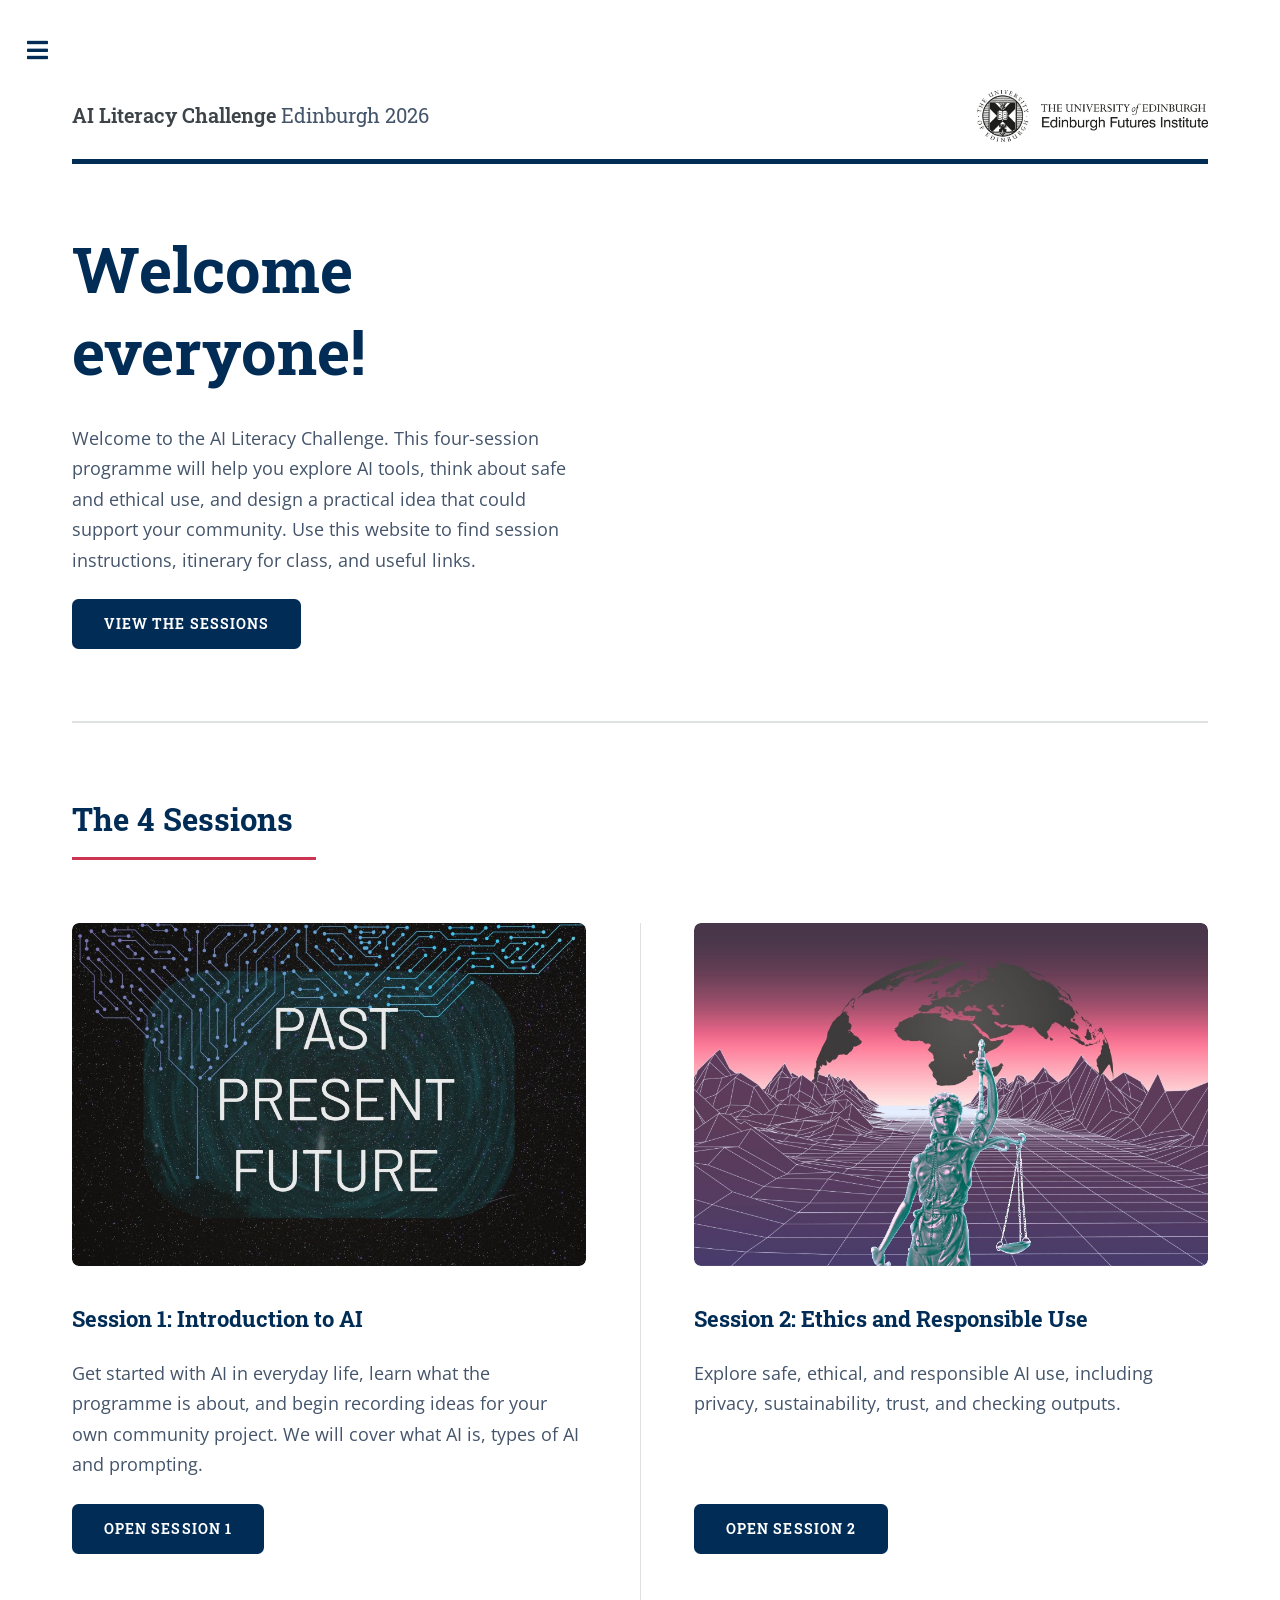
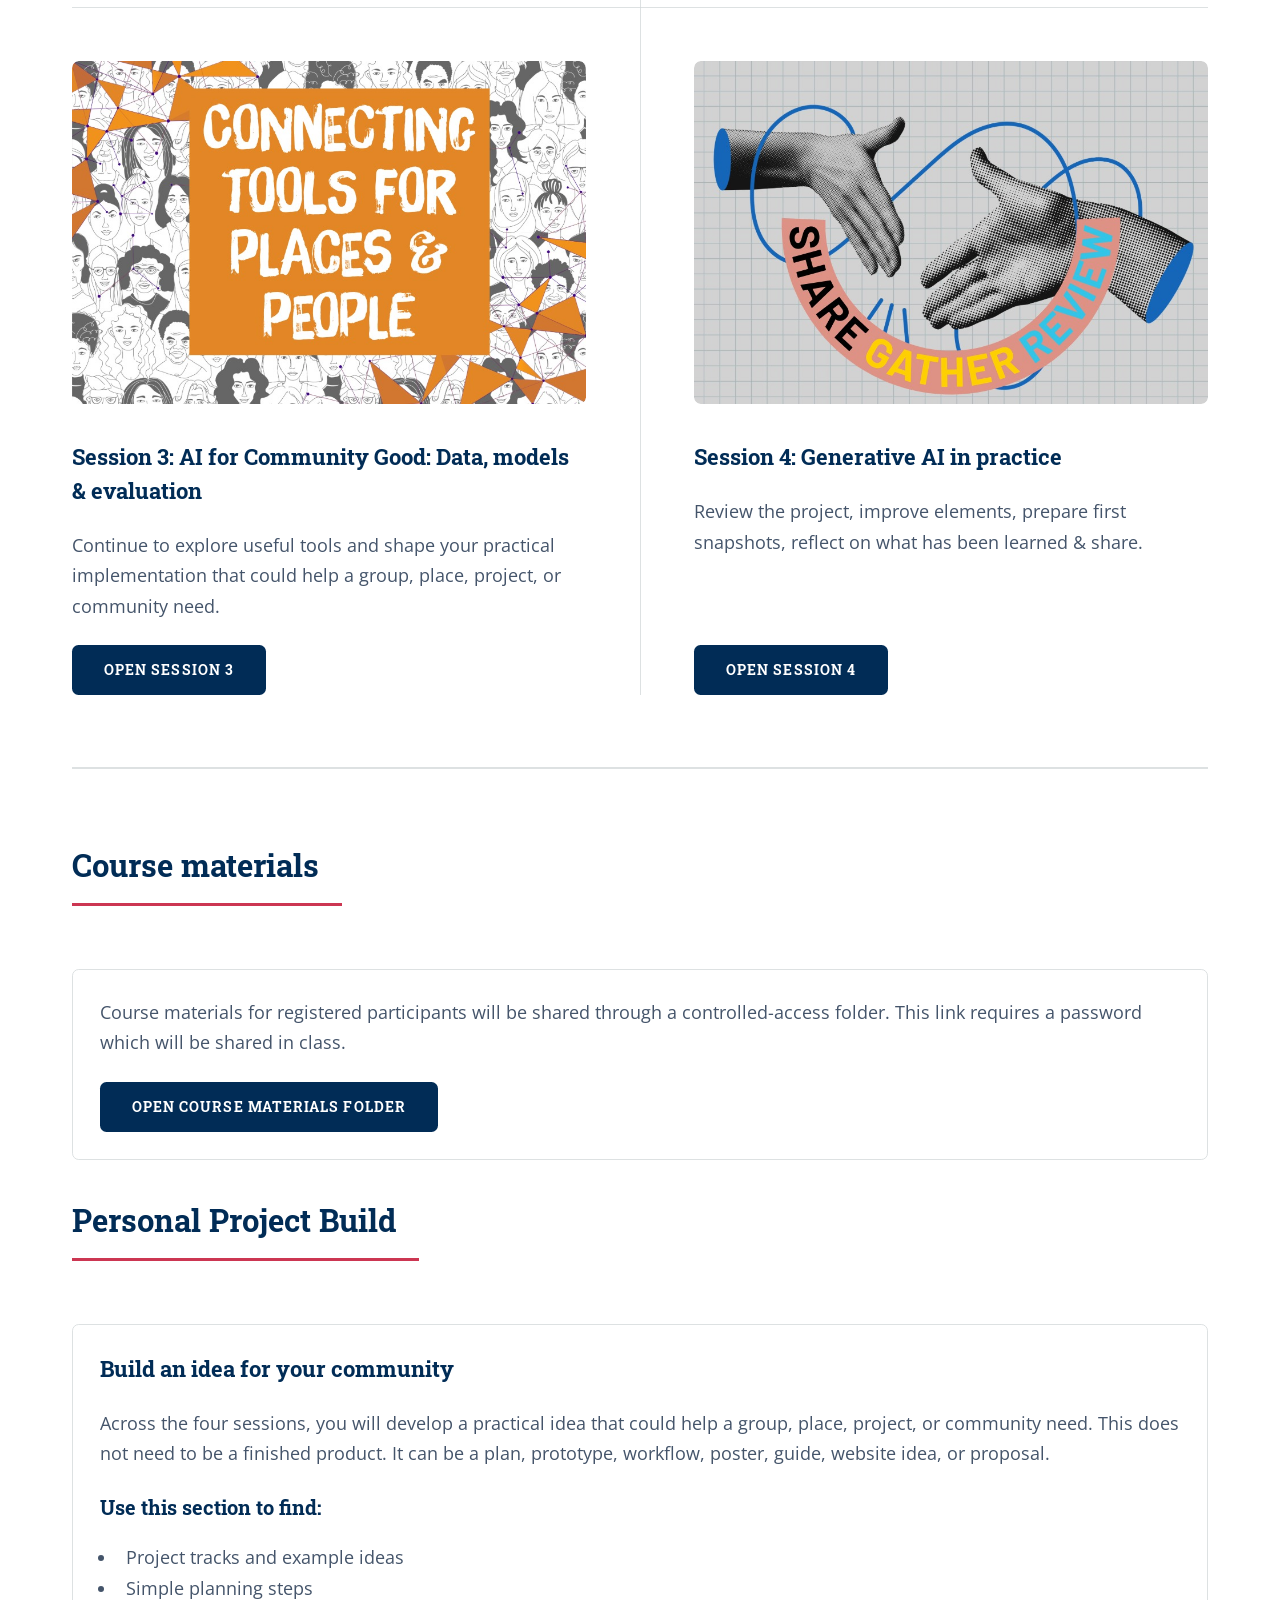
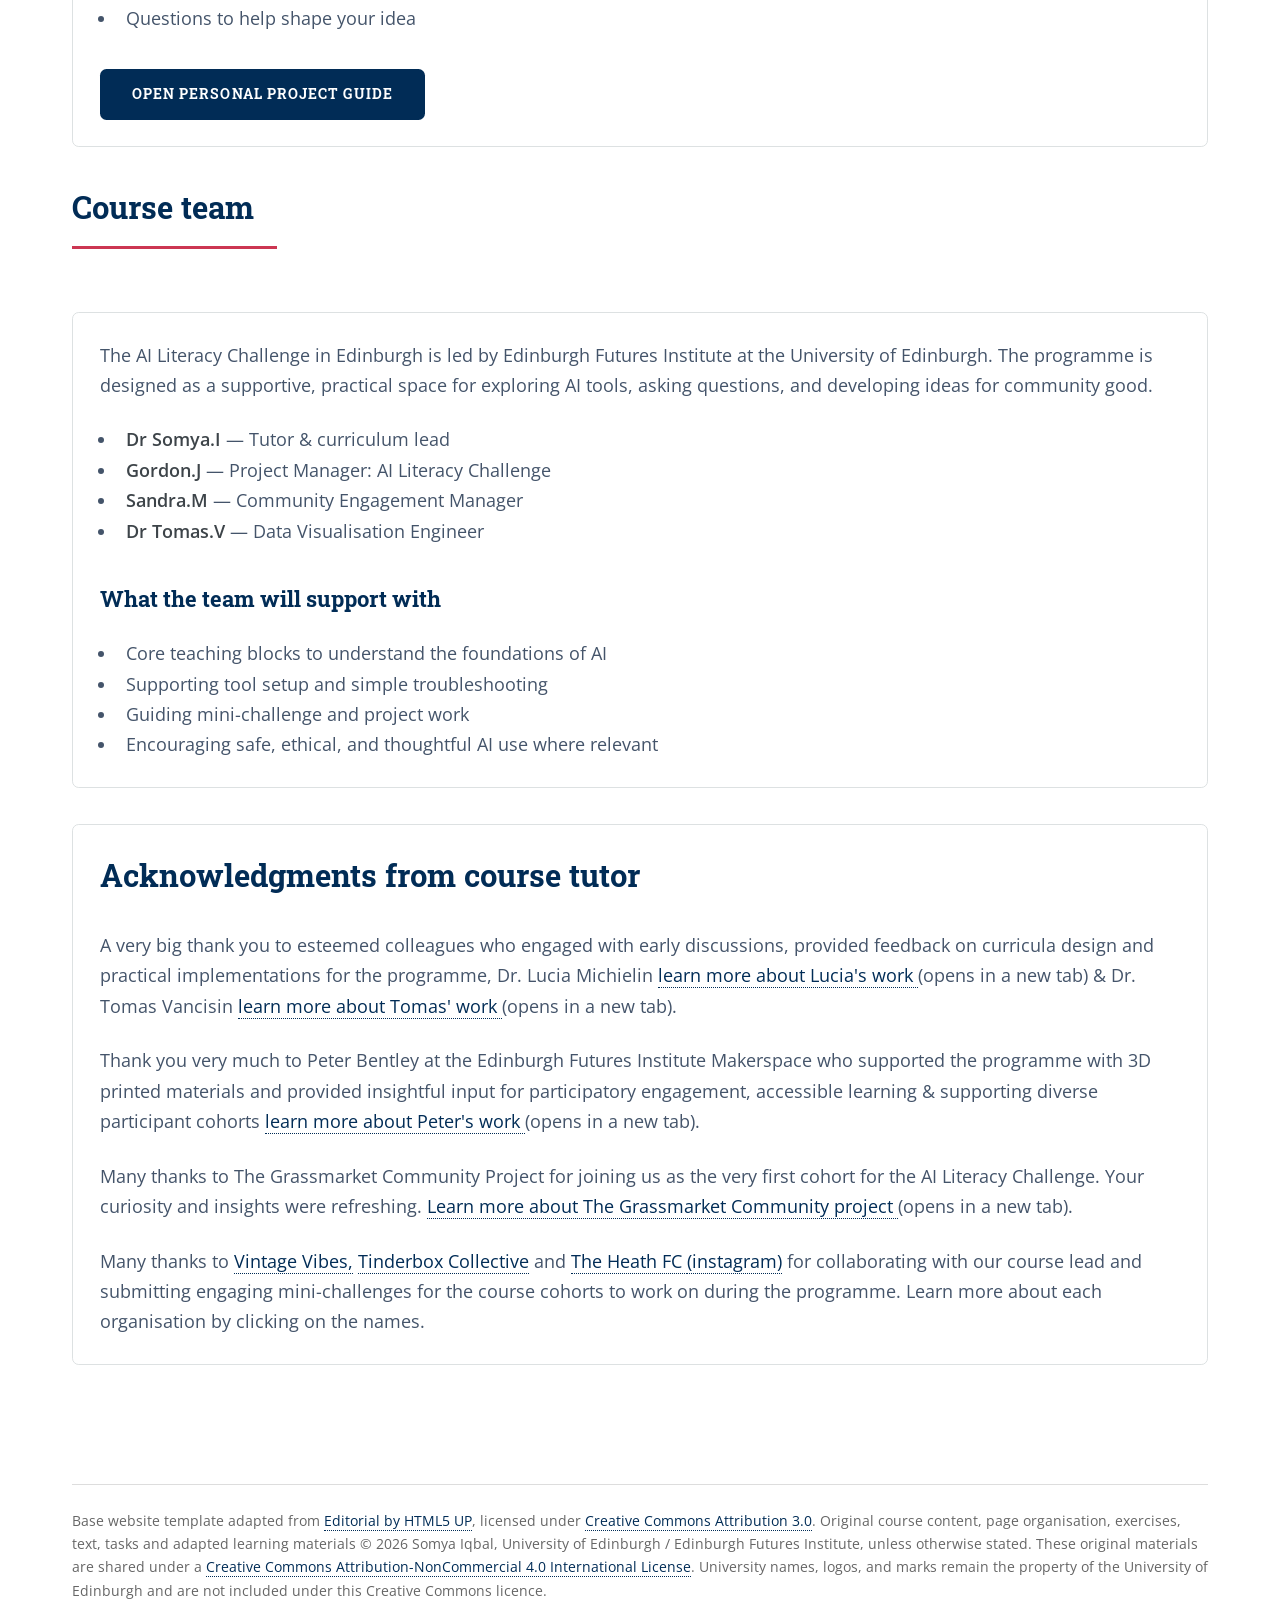
<file: index.html>
<!doctype html>
<html>

<head>
  <title>AI Literacy Challenge - Edinburgh University 2026</title>
  <meta charset="utf-8" />
  <meta name="viewport" content="width=device-width, initial-scale=1, user-scalable=no" />
  <link rel="stylesheet" href="assets/css/main.css" />
</head>

<body class="is-preload">
  <!-- Wrapper -->
  <div id="wrapper">
    <!-- Main -->
    <div id="main">
      <div class="inner">
        <!-- Header -->
        <header id="header">
          <a href="index.html" class="logo">
            <strong>AI Literacy Challenge</strong> Edinburgh 2026
          </a>

          <a href="index.html" class="site-logo">
            <img src="images/efi-logo-linear-black.jpg" alt="Edinburgh Futures Institute logo" />
          </a>
        </header>
        <!--Homepage welcome banner -->
        <section id="banner">
          <div class="content">
            <header>
              <h1>Welcome everyone!</h1>

            </header>
            <p>
              Welcome to the AI Literacy Challenge. This four-session
              programme will help you explore AI tools, think about safe and
              ethical use, and design a practical idea that could support your
              community. Use this website to find session instructions, itinerary for class,
              and useful links.
            </p>


            <ul class="actions">
              <li>
                <a href="#sessions" class="button big">View the sessions</a>
              </li>
            </ul>
          </div>

          <span class="image object">
            <video autoplay muted loop playsinline>
              <source src="images/homepage-animation.mp4" type="video/mp4">
            </video>
          </span>
        </section>
        <!-- Homepage welcome banner done -->

        <!-- Section -->
        <section>
          <header class="major">
            <h2 id="sessions">The 4 Sessions</h2>
          </header>
          <div class="posts session-grid">
            <article>
              <a href="session-1.html" class="image"><img src="images/session-1.jpg" alt="Session 1 illustration" /></a>
              <h3>Session 1: Introduction to AI</h3>
              <p>
                Get started with AI in everyday life, learn what the programme
                is about, and begin recording ideas for your own community
                project. We will cover what AI is, types of AI and prompting.
              </p>
              <ul class="actions">
                <li>
                  <a href="session-1.html" class="button">Open Session 1</a>
                </li>
              </ul>
            </article>

            <article>
              <a href="session-2.html" class="image"><img src="images/session-2.jpeg"
                  alt="Session 2 illustration" /></a>
              <h3>Session 2: Ethics and Responsible Use</h3>
              <p>
                Explore safe, ethical, and responsible AI use, including
                privacy, sustainability, trust, and checking outputs.
              </p>
              <ul class="actions">
                <li>
                  <a href="session-2.html" class="button">Open Session 2</a>
                </li>
              </ul>
            </article>

            <article>
              <a href="session-3.html" class="image"><img src="images/session-3.jpeg"
                  alt="Session 3 illustration" /></a>
              <h3>Session 3: AI for Community Good: Data, models & evaluation</h3>
              <p>
                Continue to explore useful tools and shape your practical implementation that
                could help a group, place, project, or community need.
              </p>
              <ul class="actions">
                <li>
                  <a href="session-3.html" class="button">Open Session 3</a>
                </li>
              </ul>
            </article>

            <article>
              <a href="session-4.html" class="image"><img src="images/session-4.jpeg"
                  alt="Session 4 illustration" /></a>
              <h3>Session 4: Generative AI in practice</h3>
              <p>
                Review the project, improve elements, prepare first
                snapshots, reflect on what has been learned & share.
              </p>
              <ul class="actions">
                <li>
                  <a href="session-4.html" class="button">Open Session 4</a>
                </li>
              </ul>
            </article>
          </div>
        </section>

        
        <!-- Course materials section -->
        <section id="course-materials">
          <header class="major">
            <h2>Course materials</h2>
          </header>

          <div class="box">
            <p>
              Course materials for registered participants will be shared through a
              controlled-access folder. This link requires a password which will be shared in class.
            </p>

            <ul class="actions">
              <li>
                <a href="https://drive.proton.me/urls/N15CDH332M#2qokHwo0hTEg" class="button big" target="_blank"
                  rel="noopener noreferrer">
                  Open course materials folder
                </a>
              </li>
            </ul>
          </div>
        <!-- Course materials section -->

        <!--Personal project build section -->
        <section id="personal-project">
          <header class="major">
            <h2>Personal Project Build</h2>
          </header>

          <div class="box">
            <h3>Build an idea for your community</h3>

            <p>
              Across the four sessions, you will develop a practical idea that could help
              a group, place, project, or community need. This does not need to be a finished
              product. It can be a plan, prototype, workflow, poster, guide, website idea,
              or proposal.
            </p>

            <h4>Use this section to find:</h4>

            <ul>
              <li>Project tracks and example ideas</li>
              <li>Simple planning steps</li>
              <li>Questions to help shape your idea</li>
            </ul>

            <ul class="actions">
              <li><a href="personal-project.html" class="button">Open Personal Project Guide</a></li>
            </ul>
          </div>
        </section>
        <!-- Personal project build section -->

        <!-- Course team section -->
        <section id="course-team">
          <header class="major">
            <h2>Course team</h2>
          </header>

          <div class="box">
            <p>
              The AI Literacy Challenge in Edinburgh is led by Edinburgh Futures Institute
              at the University of Edinburgh. The programme is designed as a supportive,
              practical space for exploring AI tools, asking questions, and developing ideas
              for community good.
            </p>


            <ul>
              <li><strong>Dr Somya.I</strong> — Tutor & curriculum lead</li>
              <li><strong>Gordon.J</strong> — Project Manager: AI Literacy Challenge</li>
              <li><strong>Sandra.M</strong> — Community Engagement Manager</li>
              <li><strong>Dr Tomas.V</strong> — Data Visualisation Engineer</li>
            </ul>

            <h3>What the team will support with</h3>
            <ul>
              <li>Core teaching blocks to understand the foundations of AI</li>
              <li>Supporting tool setup and simple troubleshooting</li>
              <li>Guiding mini-challenge and project work</li>
              <li>Encouraging safe, ethical, and thoughtful AI use where relevant</li>
            </ul>
          </div>
        </section>
        <!--Course team section -->

        <div class="box">
           <h2>Acknowledgments from course tutor</h2>
            <p>
            A very big thank you to esteemed colleagues who engaged with early discussions, provided feedback on curricula design and practical implementations for the programme, Dr. Lucia Michielin <a href="https://efi.ed.ac.uk/people/lucia-michielin/" target="_blank" rel="noopener noreferrer">
							learn more about Lucia's work
            </a>
							<span class="new-tab-text">(opens in a new tab)</span>
            & Dr. Tomas Vancisin <a href="https://tomasvancisin.co.uk/" target="_blank" rel="noopener noreferrer">
							learn more about Tomas' work
            </a>
							<span class="new-tab-text">(opens in a new tab).</span>
            
            <p>Thank you very much to Peter Bentley at the Edinburgh Futures Institute Makerspace who
            supported the programme with 3D printed materials and provided insightful input for participatory engagement, accessible learning & supporting diverse participant cohorts <a href="https://efi.ed.ac.uk/people/peter-bentley/" target="_blank" rel="noopener noreferrer">
							learn more about Peter's work
            </a>
							<span class="new-tab-text">(opens in a new tab).</span>
            </p>

            <p> Many thanks to The Grassmarket Community Project for joining us as the very first cohort for the AI Literacy Challenge. Your curiosity and insights were refreshing.
            <a href="https://grassmarket.org/" target="_blank" rel="noopener noreferrer">
							Learn more about The Grassmarket Community project
            </a>
							<span class="new-tab-text">(opens in a new tab).</span>

            <p> Many thanks to <a href="https://vintagevibes.org.uk/" target="_blank" rel="noopener noreferrer"> Vintage Vibes,</a> <a href="https://tinderboxcollective.org/" target="_blank" rel="noopener noreferrer"> Tinderbox Collective</a> and <a href= "https://www.englandfootball.com/articles/2026/Apr/24/Amy-Dowden-MBE-Just-Play" target="_blank" rel="noopener noreferrer"> The Heath FC </a><a href= "https://www.instagram.com/ldn.heath/">(instagram)</a> for collaborating with our course lead and submitting engaging mini-challenges for the course cohorts to work on during the programme. Learn more about each organisation by clicking on the names.</p>
          </div>
        </section>
        <!--Course team section -->

        <!-- Licence and attributions -->
        <p class="attributions">
          Base website template adapted from
          <a href="https://html5up.net/editorial">Editorial by HTML5 UP</a>,
          licensed under
          <a href="https://creativecommons.org/licenses/by/3.0/">Creative Commons Attribution 3.0</a>.
          Original course content, page organisation, exercises, text, tasks and adapted learning materials © 2026
          Somya Iqbal, University of Edinburgh / Edinburgh Futures Institute, unless otherwise stated.
          These original materials are shared under a
          <a href="https://creativecommons.org/licenses/by-nc/4.0/">Creative Commons Attribution-NonCommercial 4.0
            International License</a>.
          University names, logos, and marks remain the property of the University of Edinburgh and are not included
          under
          this Creative Commons licence.
        </p>
      </div>
    </div>
    <!-- Sidebar -->
    <div id="sidebar">
      <div class="inner">

        <!--MENU-->
        <nav id="menu">
          <header class="major">
            <h2>Menu</h2>
          </header>

          <ul>
            <li><a href="index.html">Home</a></li>

            <li>
              <span class="opener">Sessions</span>
              <ul>
                <li><a href="session-1.html">Session 1: Introduction to AI</a></li>
                <li><a href="session-2.html">Session 2: Ethics and Responsible Use</a></li>
                <li><a href="session-3.html">Session 3: AI for Community Good</a></li>
                <li><a href="session-4.html">Session 4: Review and Share</a></li>
              </ul>
            </li>

            <li><a href="personal-project.html">Personal Project Build</a></li>
            <li><a href="mini-challenge.html">Mini Challenge</a></li>
            <li><a href="tool-guides.html">Setup Guides & Tools</a></li>
            <li><a href="further_resources.html">Further Resources</a></li>
          </ul>
        </nav>


        <!-- Section -->

        <!--Programme at a glance sidebar section -->
        <section>
          <header class="major">
            <h2>Programme at a glance</h2>
          </header>

          <div class="mini-posts">
            <article>
              <h3>4 sessions</h3>
              <p>Each session is 2 hours long and includes teaching, discussion, hands-on tasks, and project-building
                time.</p>
            </article>

            <article>
              <h3>Practical activities</h3>
              <p>You will try simple AI-supported tasks, mini challenges, and guided design activities.</p>
            </article>

            <article>
              <h3>Community project</h3>
              <p>The course supports you to develop a practical idea that could help a group, place, project, or
                community need.</p>
            </article>
          </div>
        </section>
        <p class="copyright">
          Base website template adapted from
          <a href="https://html5up.net/editorial">Editorial by HTML5 UP</a>,
          licensed under
          <a href="https://creativecommons.org/licenses/by/3.0/">CC BY 3.0</a>.
          Original course content © 2026 Somya Iqbal, University of Edinburgh / Edinburgh Futures Institute,
          shared under
          <a href="https://creativecommons.org/licenses/by-nc/4.0/">CC BY-NC 4.0</a>,
          unless otherwise stated. University logos and marks are not included under this licence.
        </p>
      </div>
    </div>
  </div>

  <!-- Scripts -->
  <script src="assets/js/jquery.min.js"></script>
  <script src="assets/js/browser.min.js"></script>
  <script src="assets/js/breakpoints.min.js"></script>
  <script src="assets/js/util.js"></script>
  <script src="assets/js/main.js"></script>
</body>

</html>
</file>
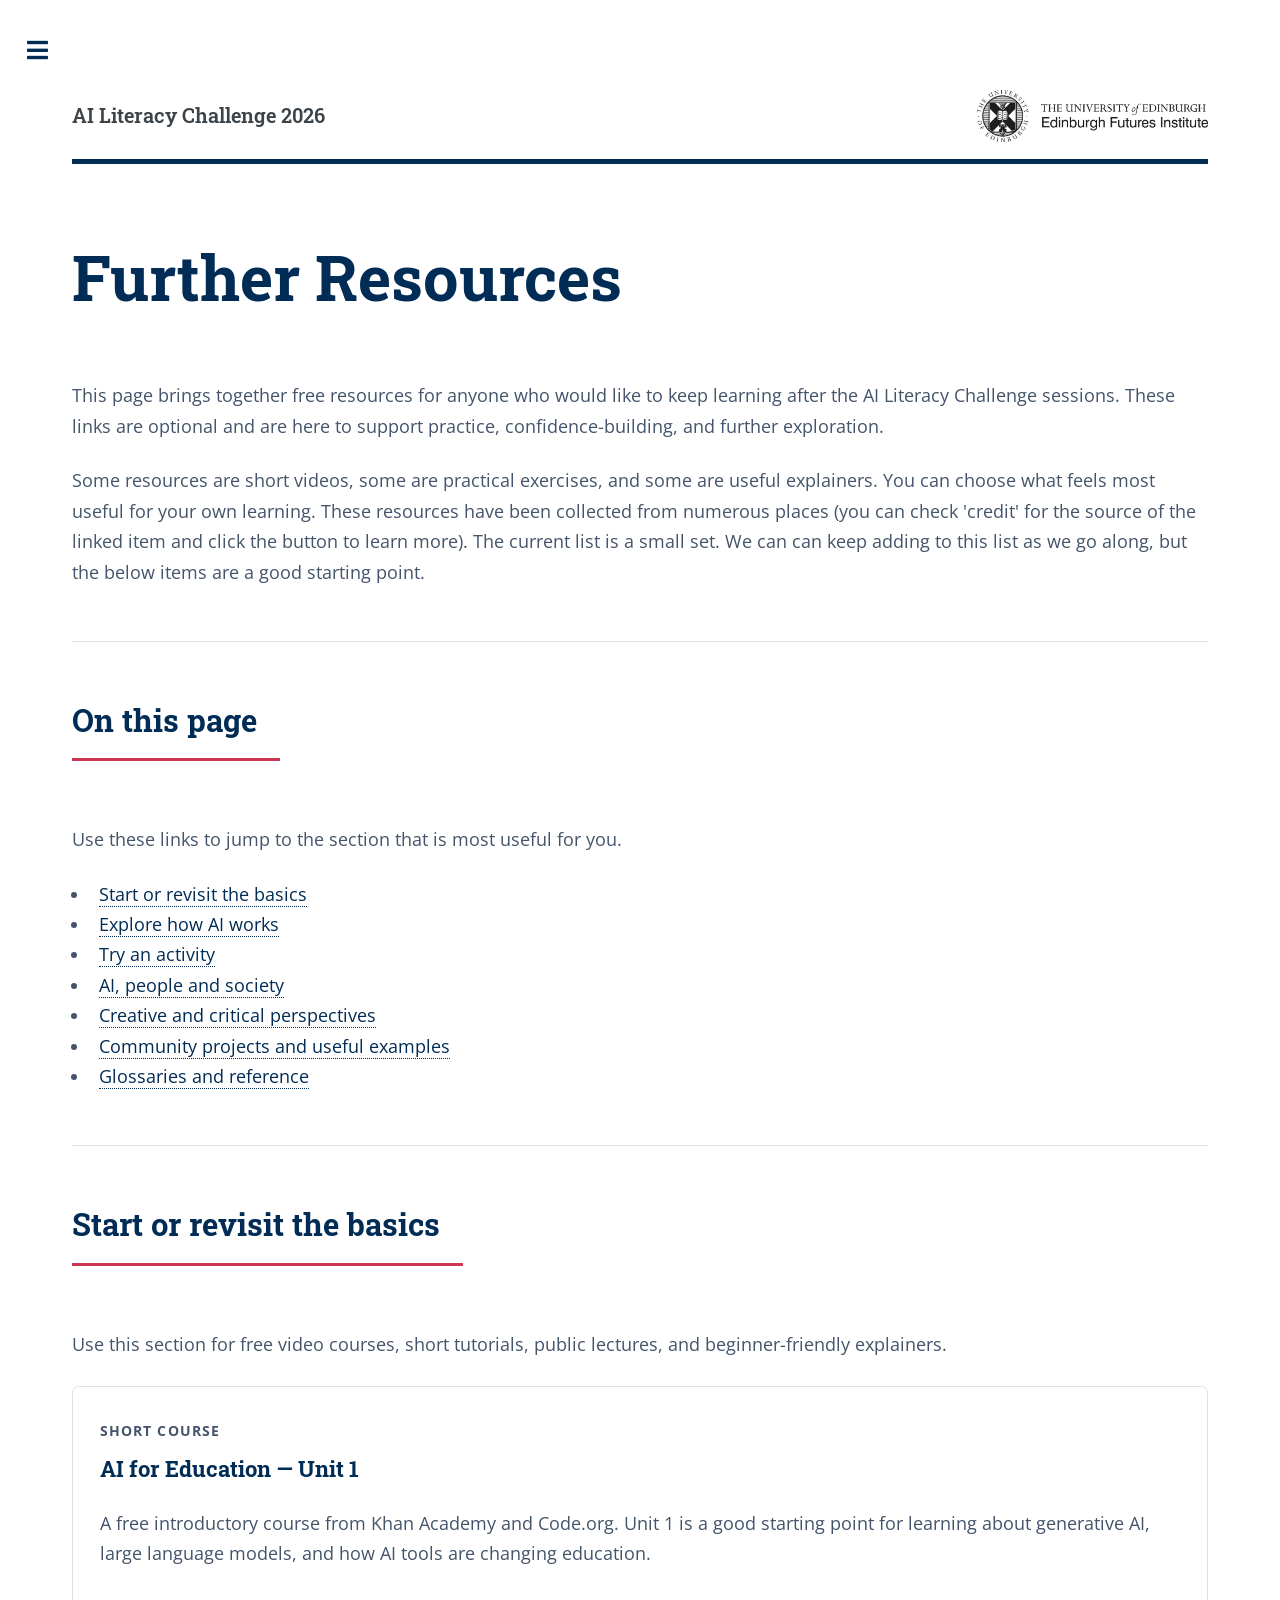
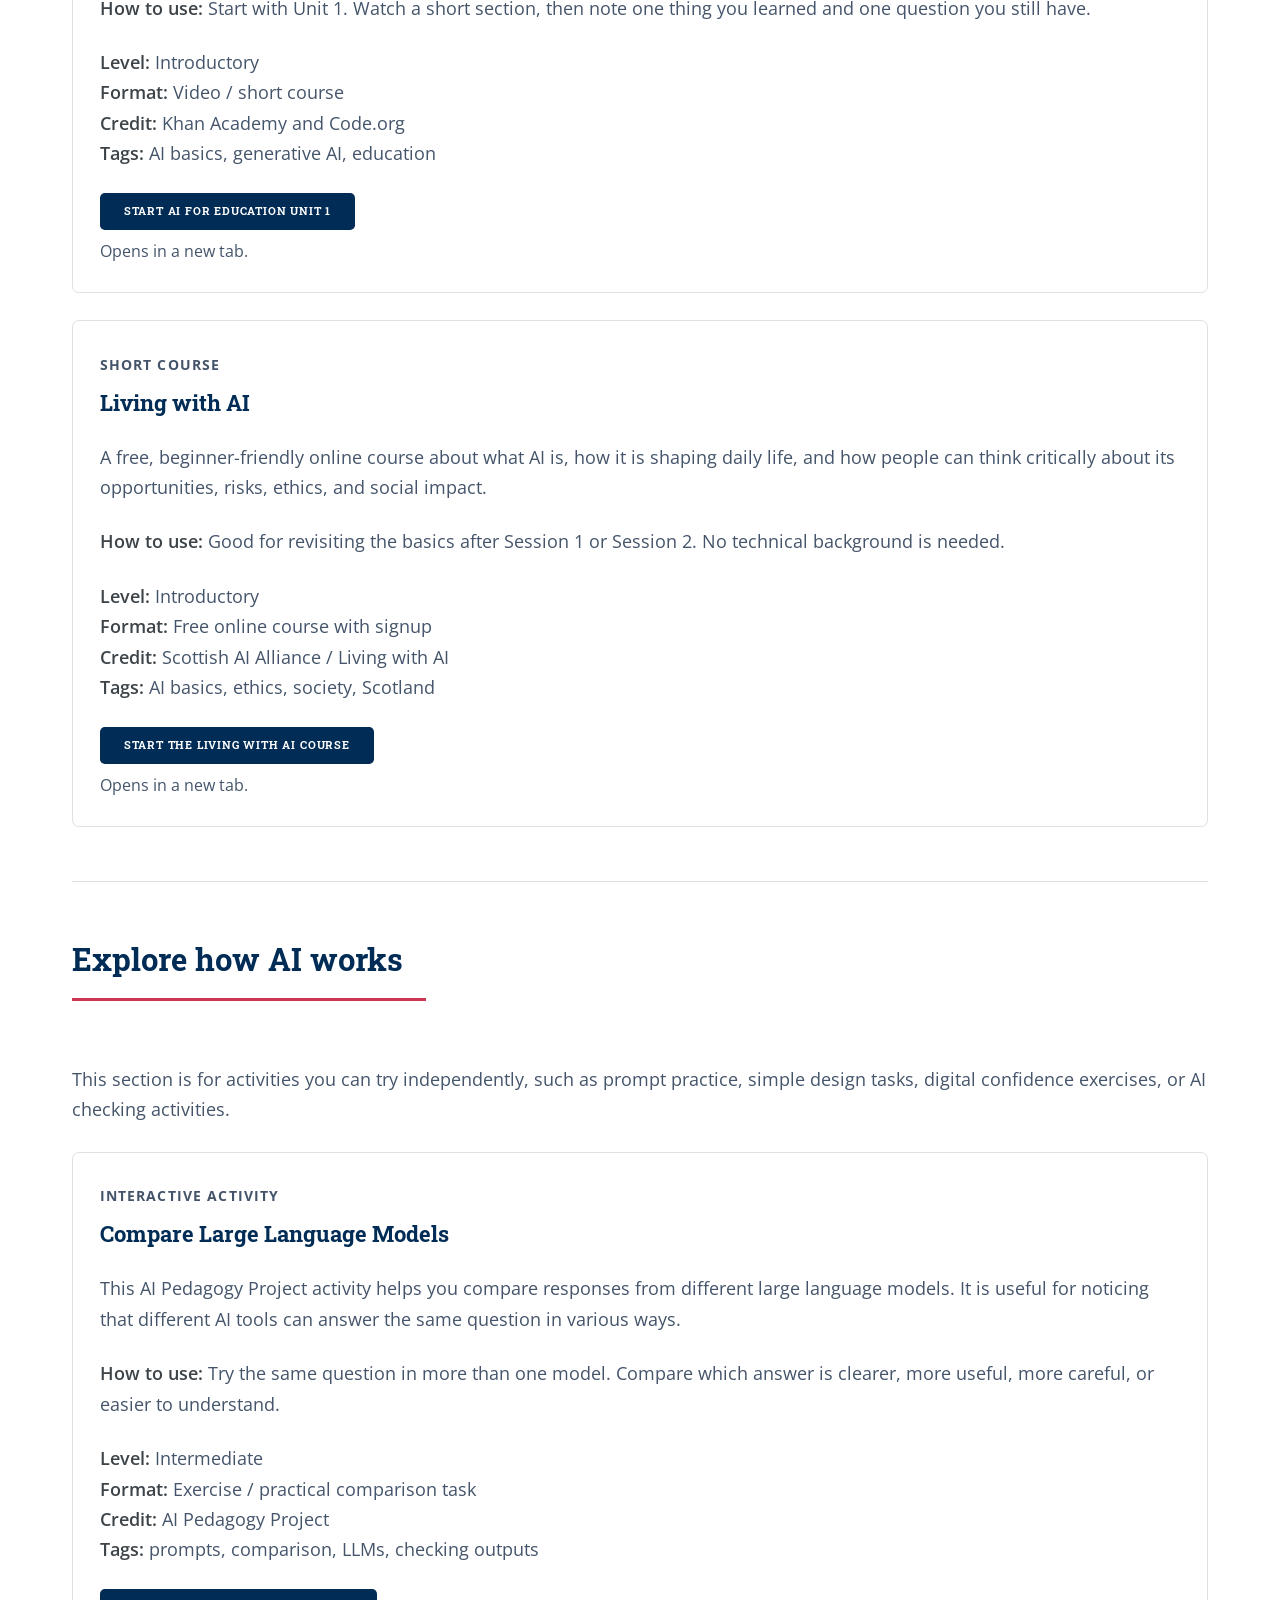
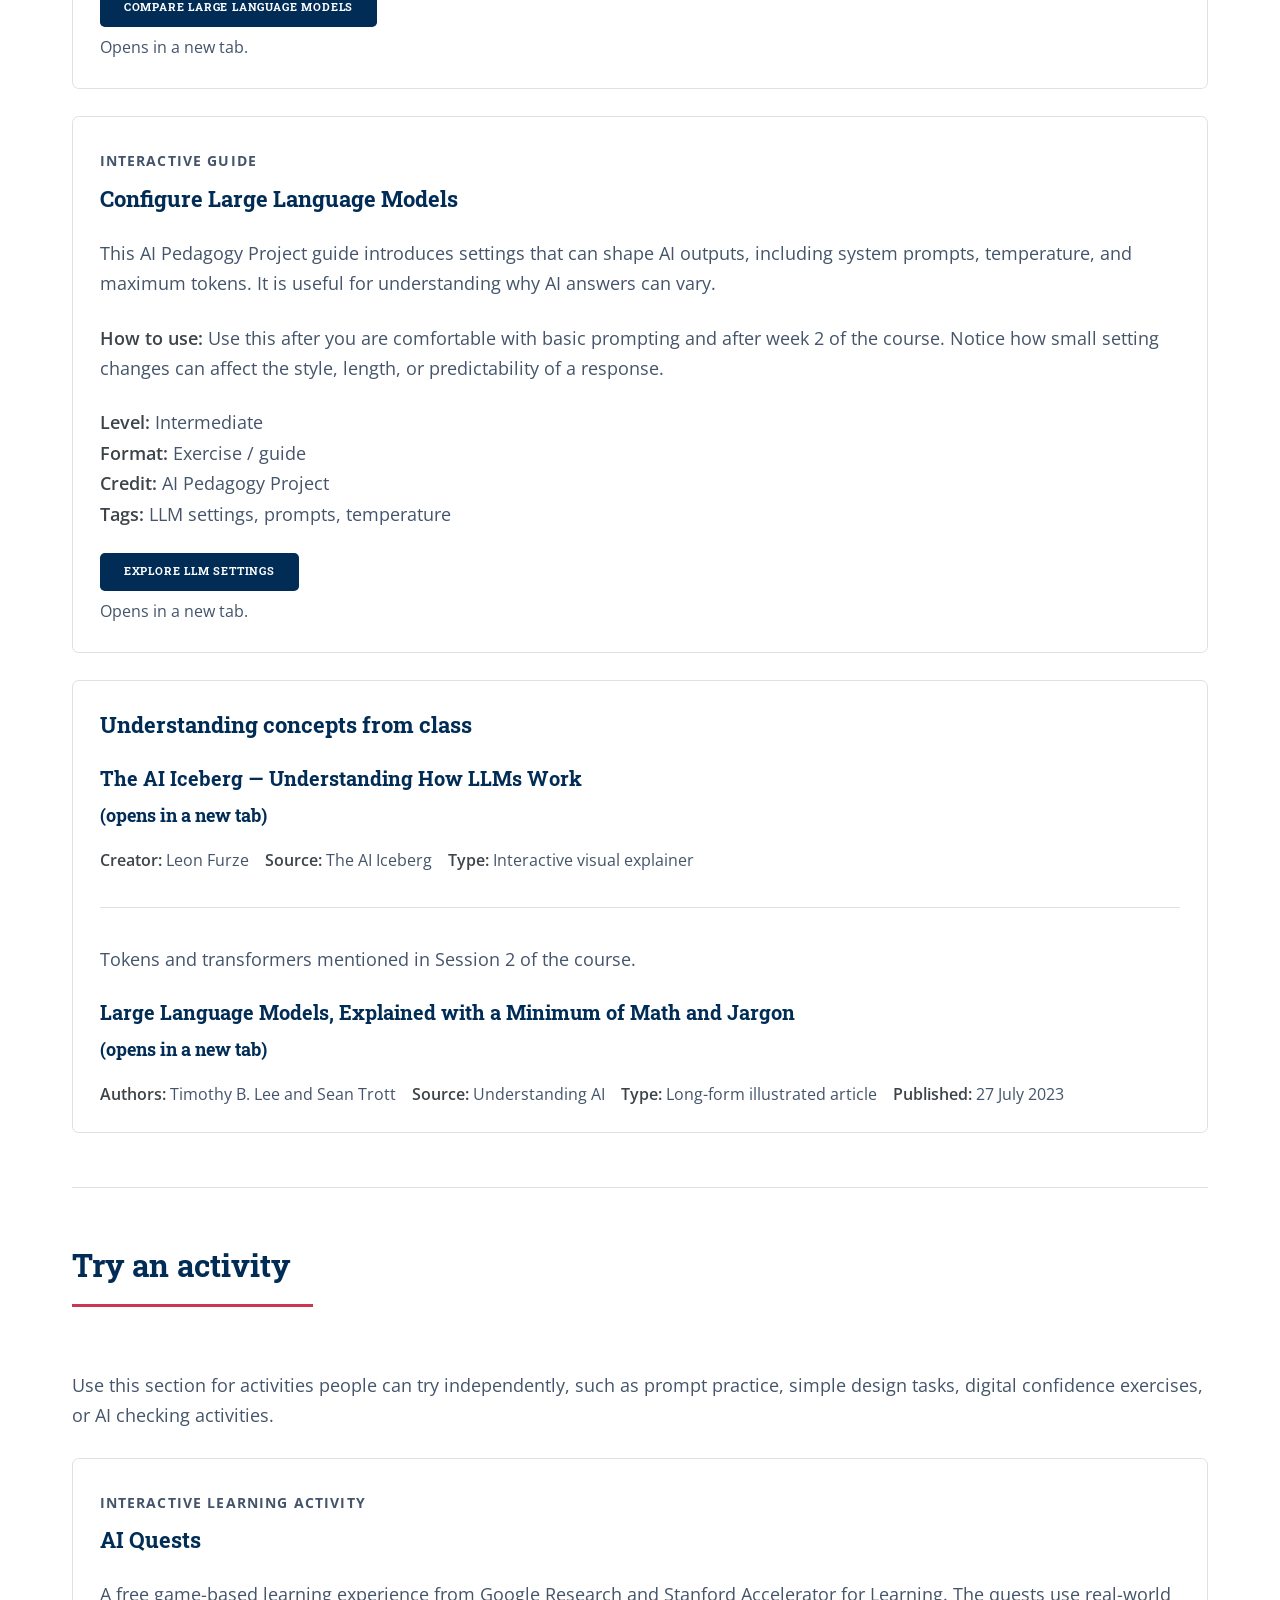
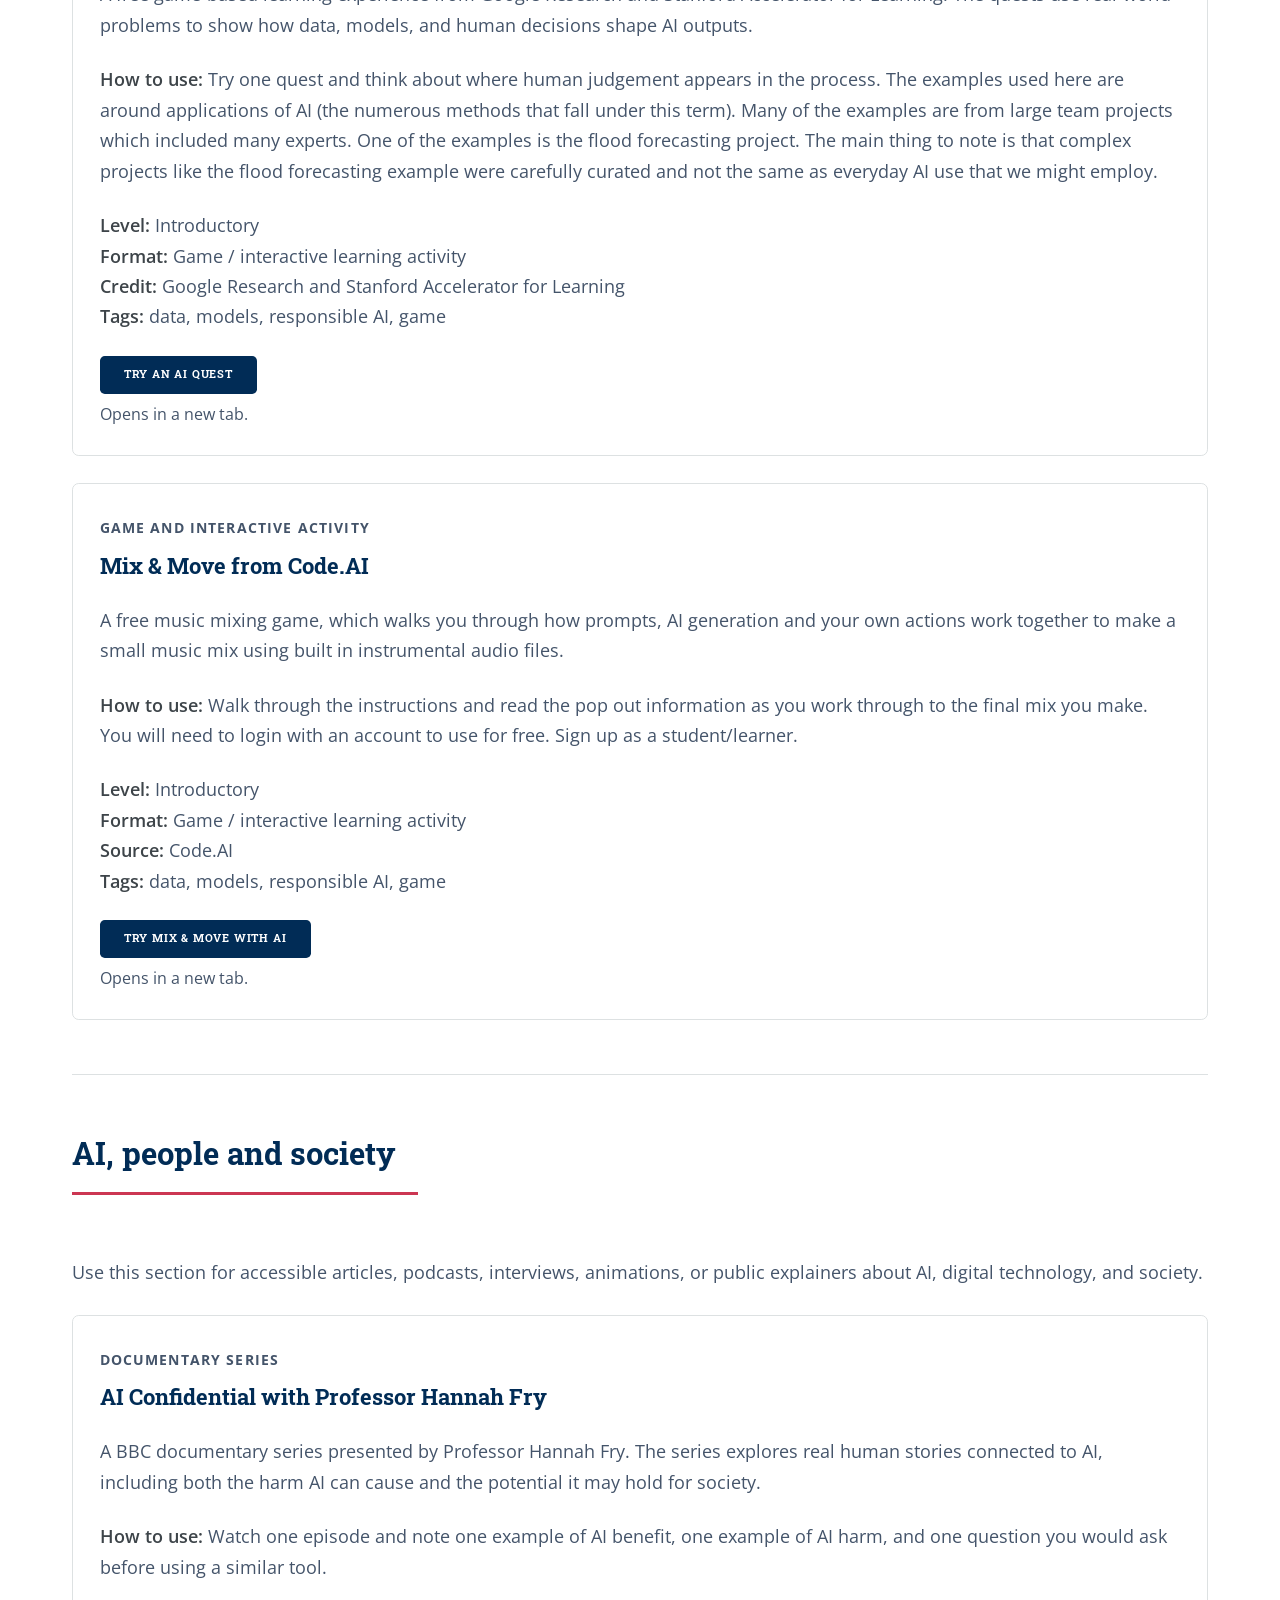
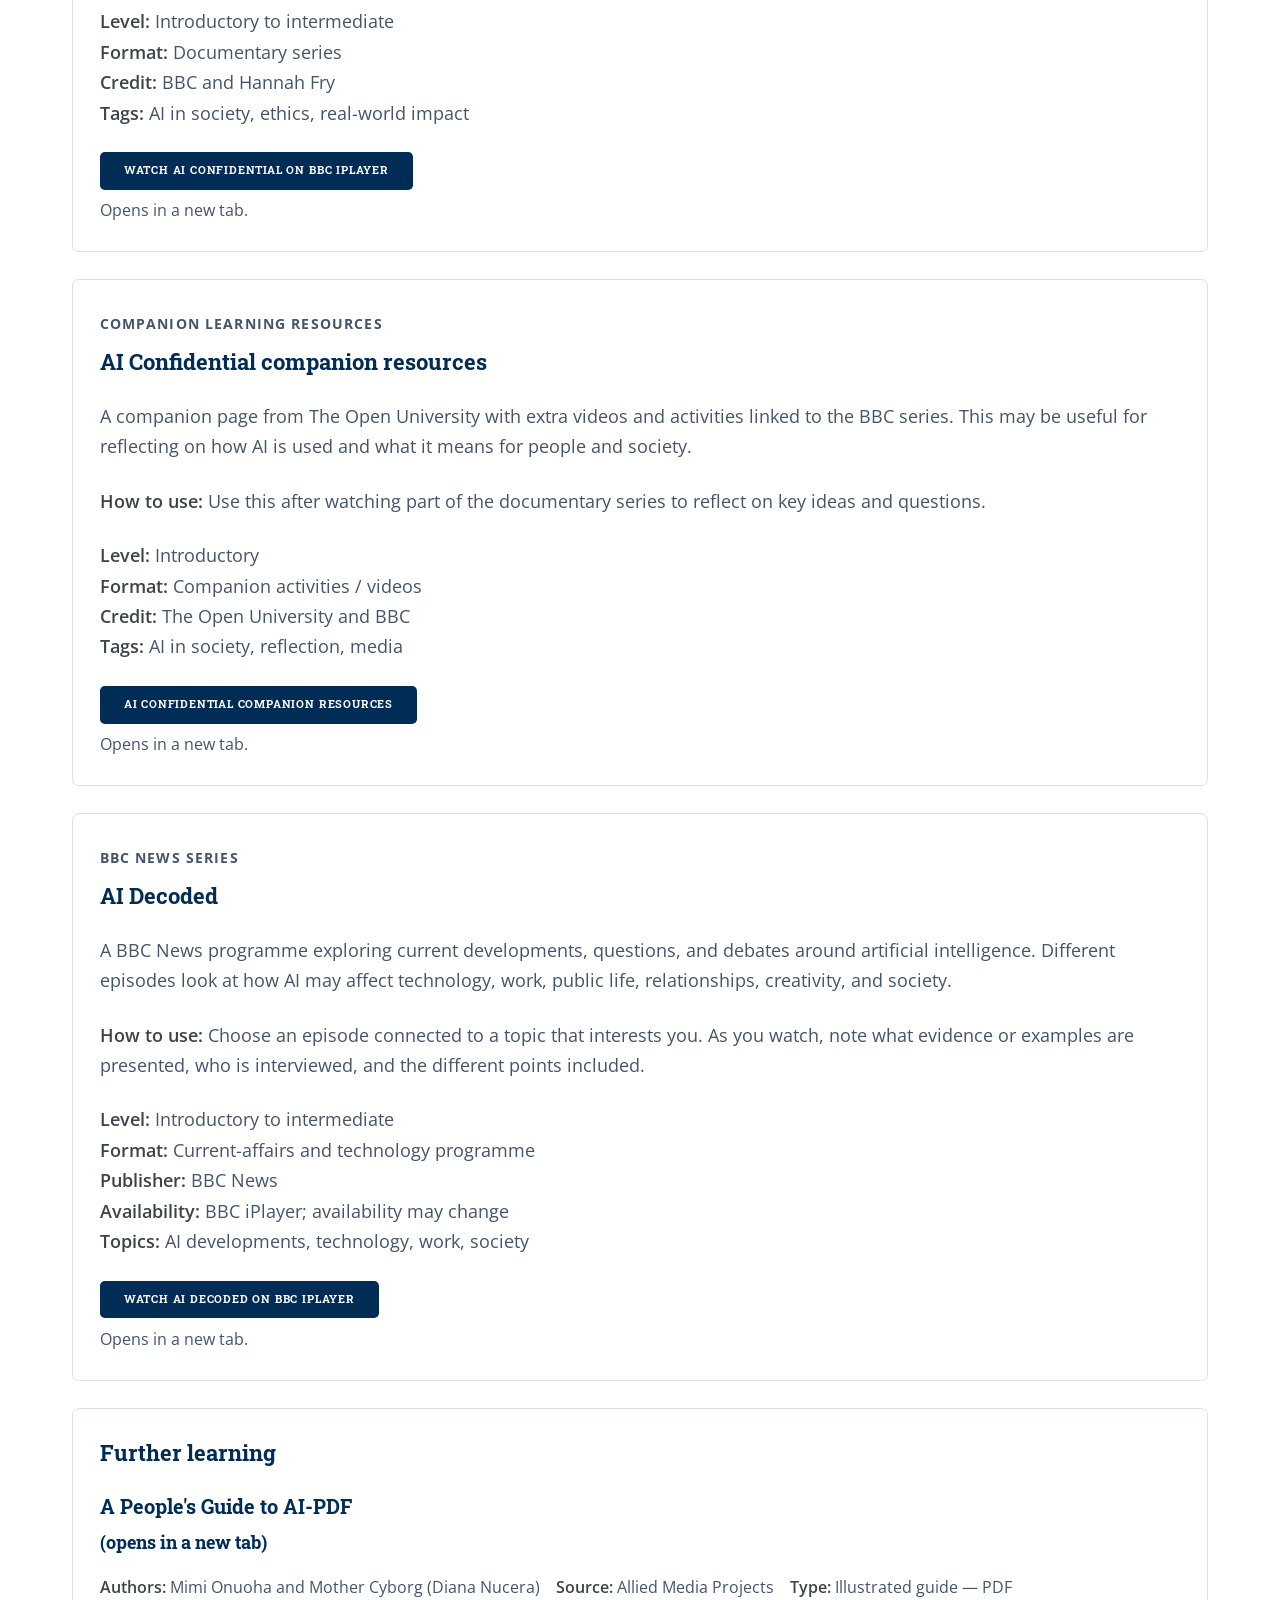
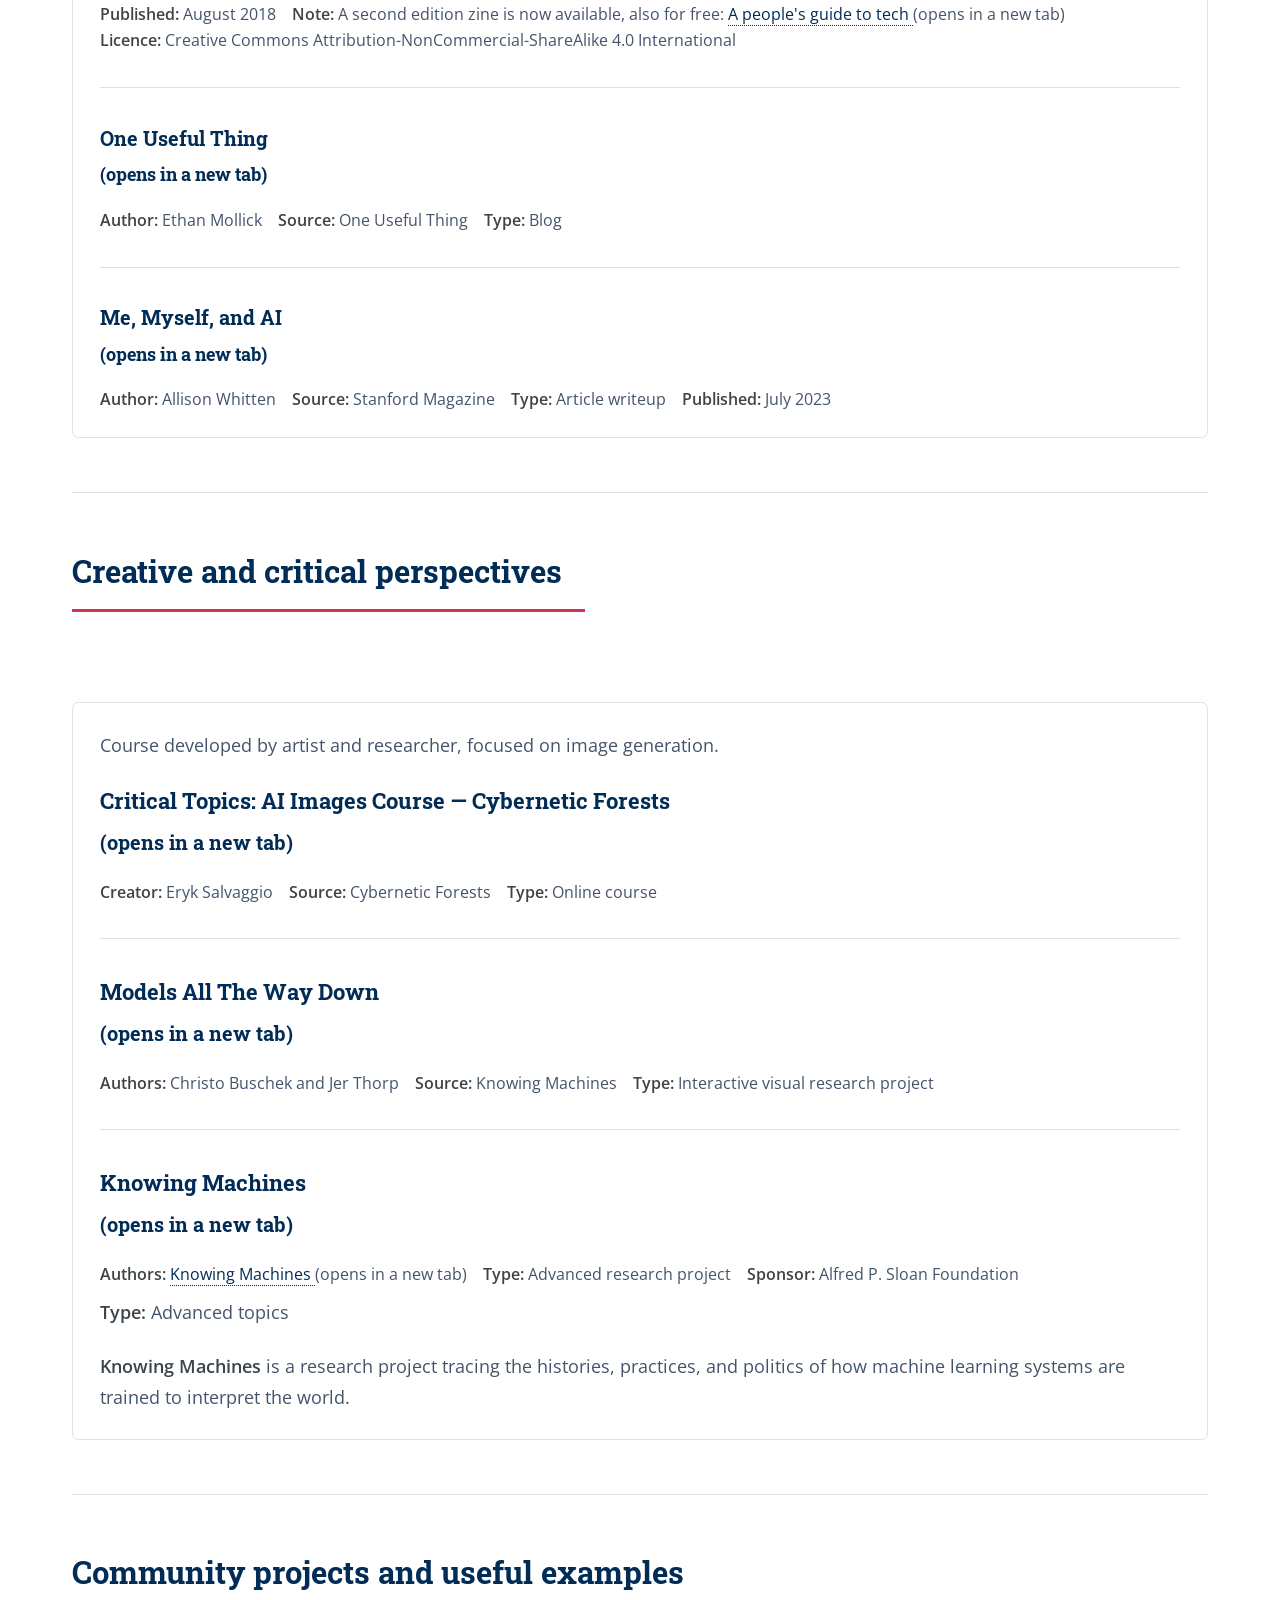
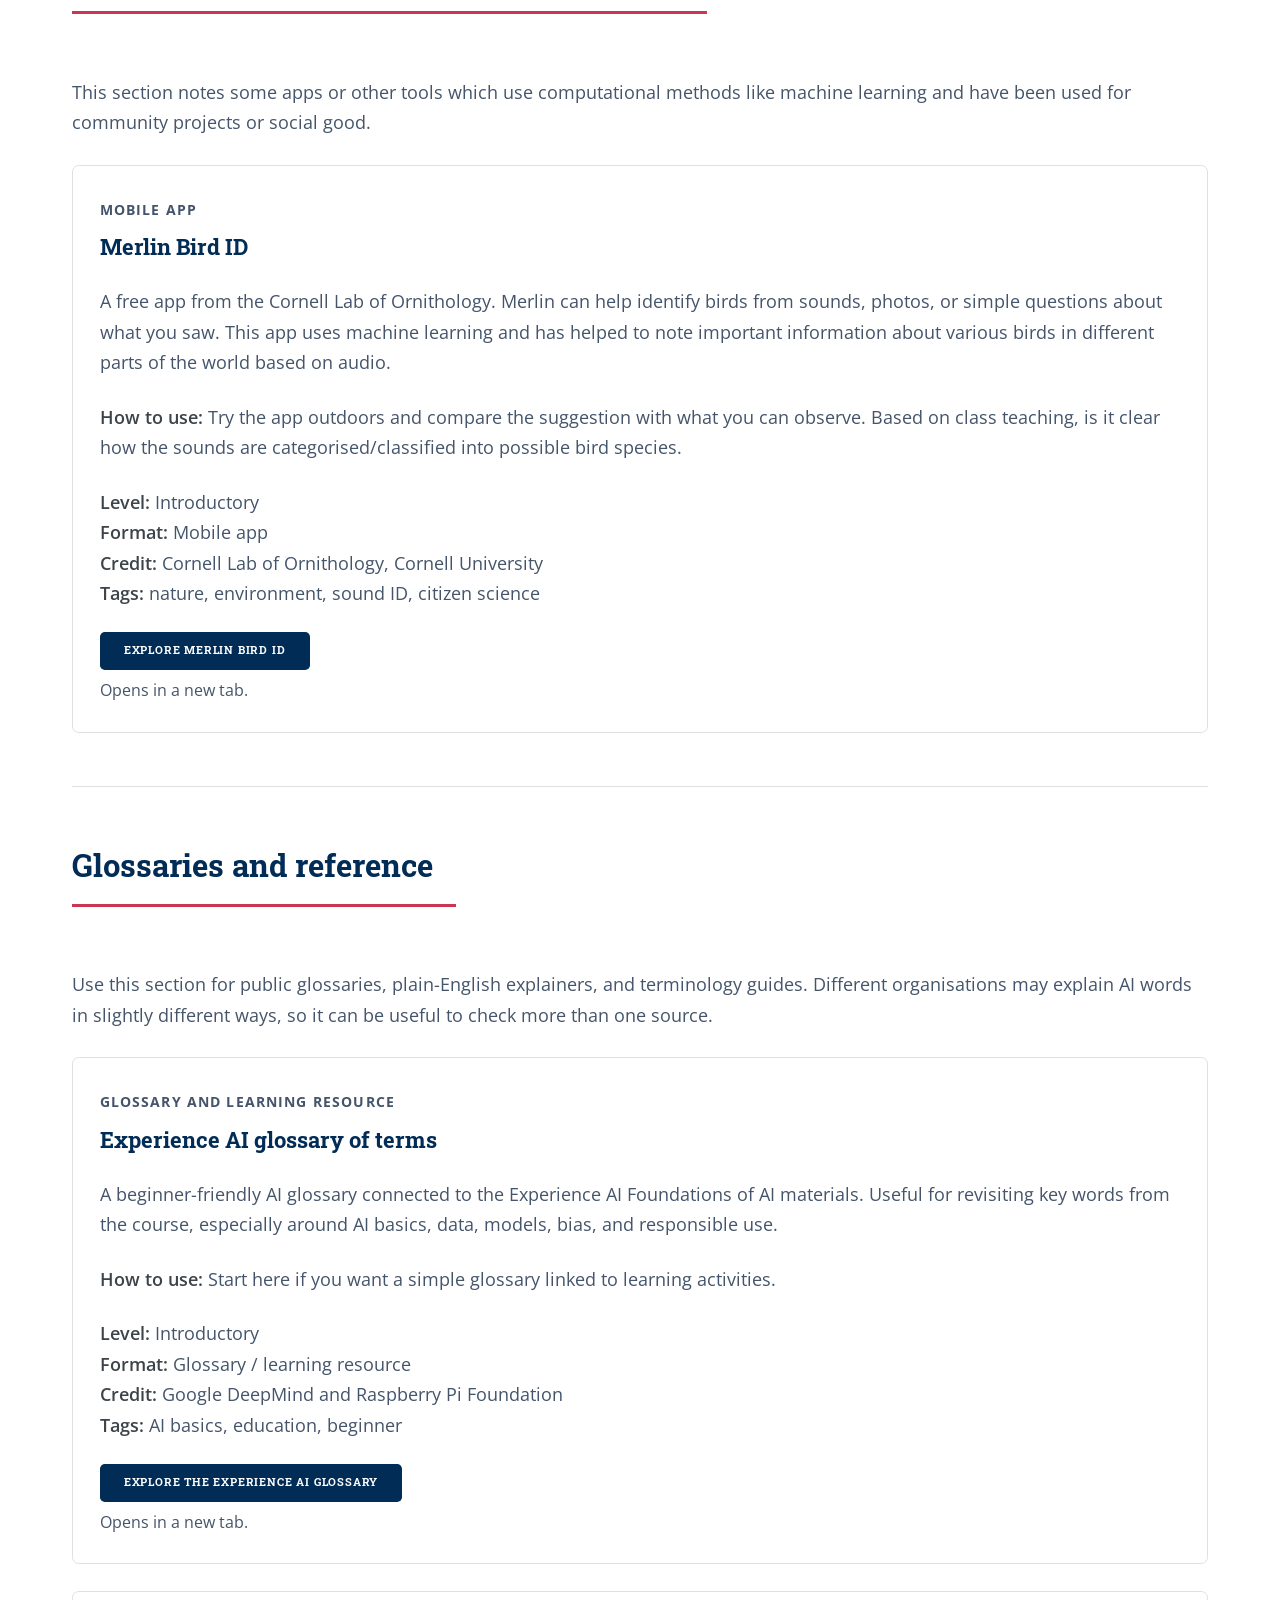
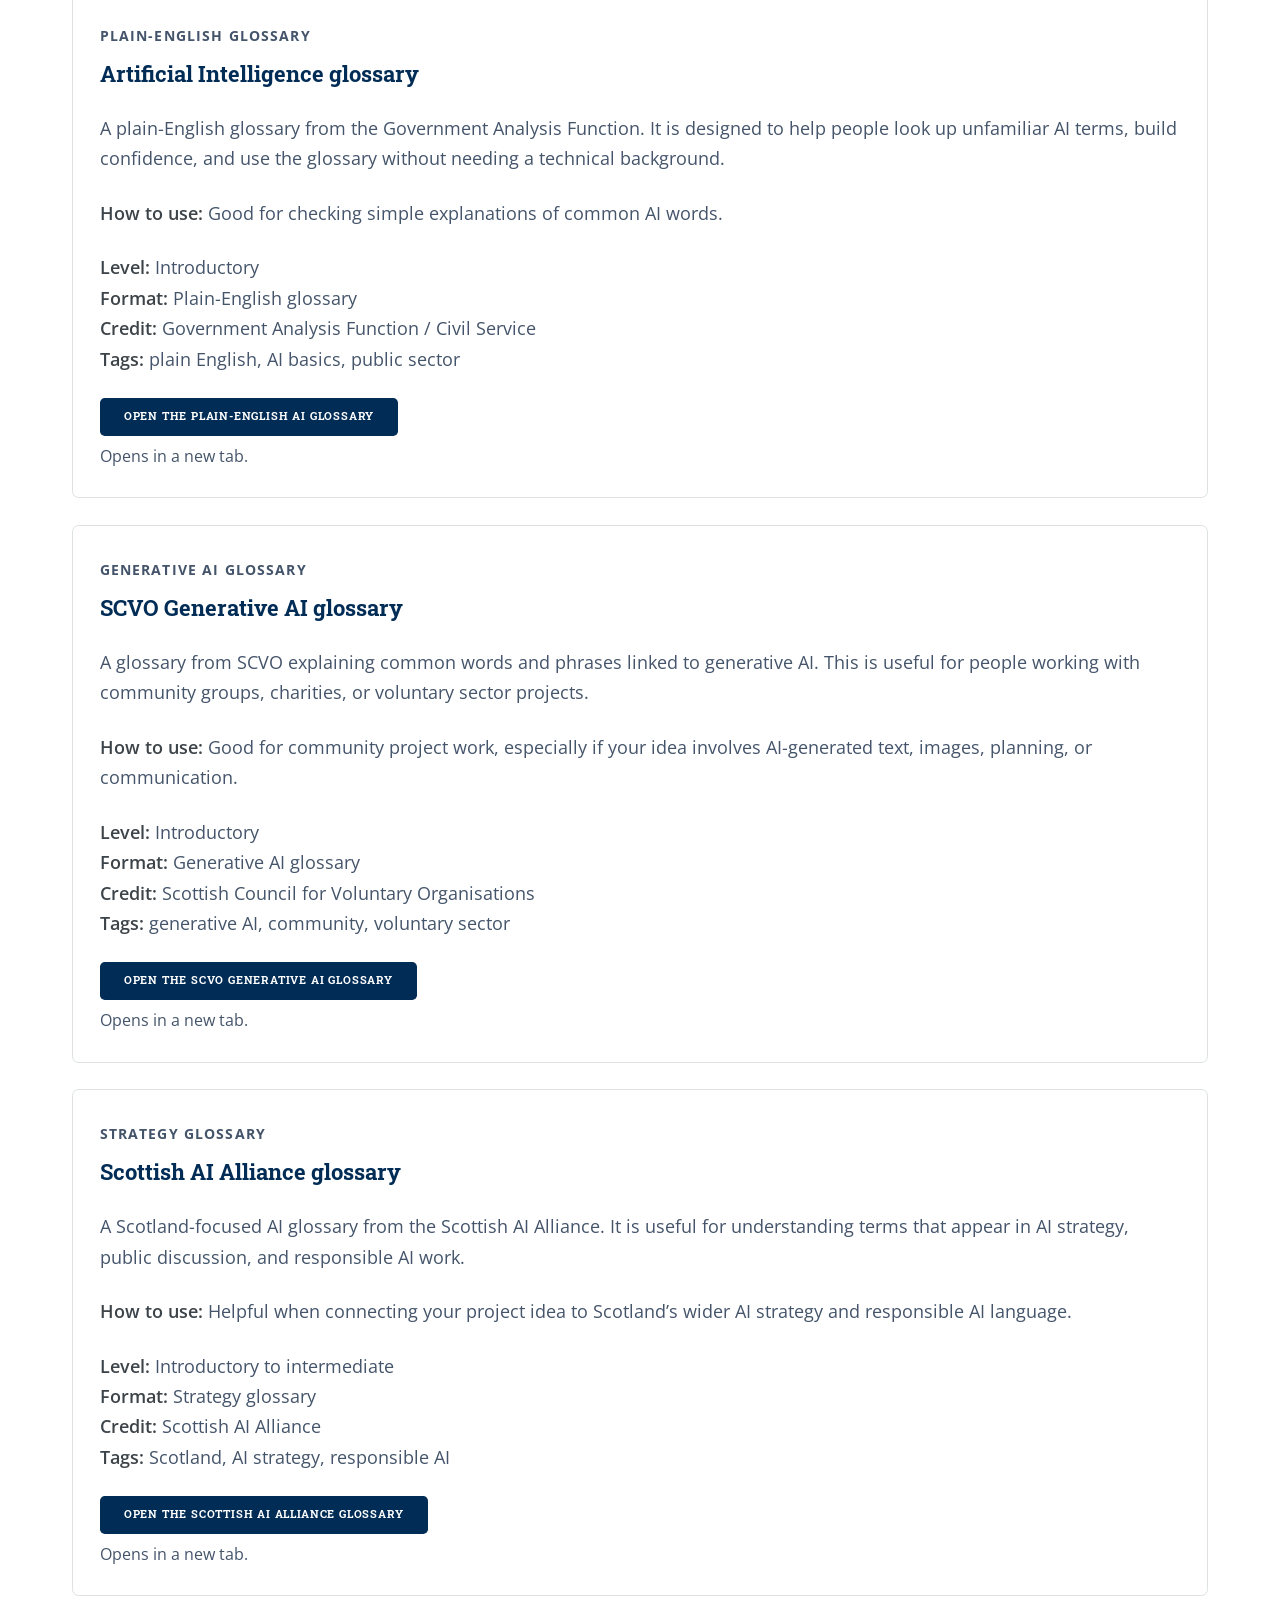
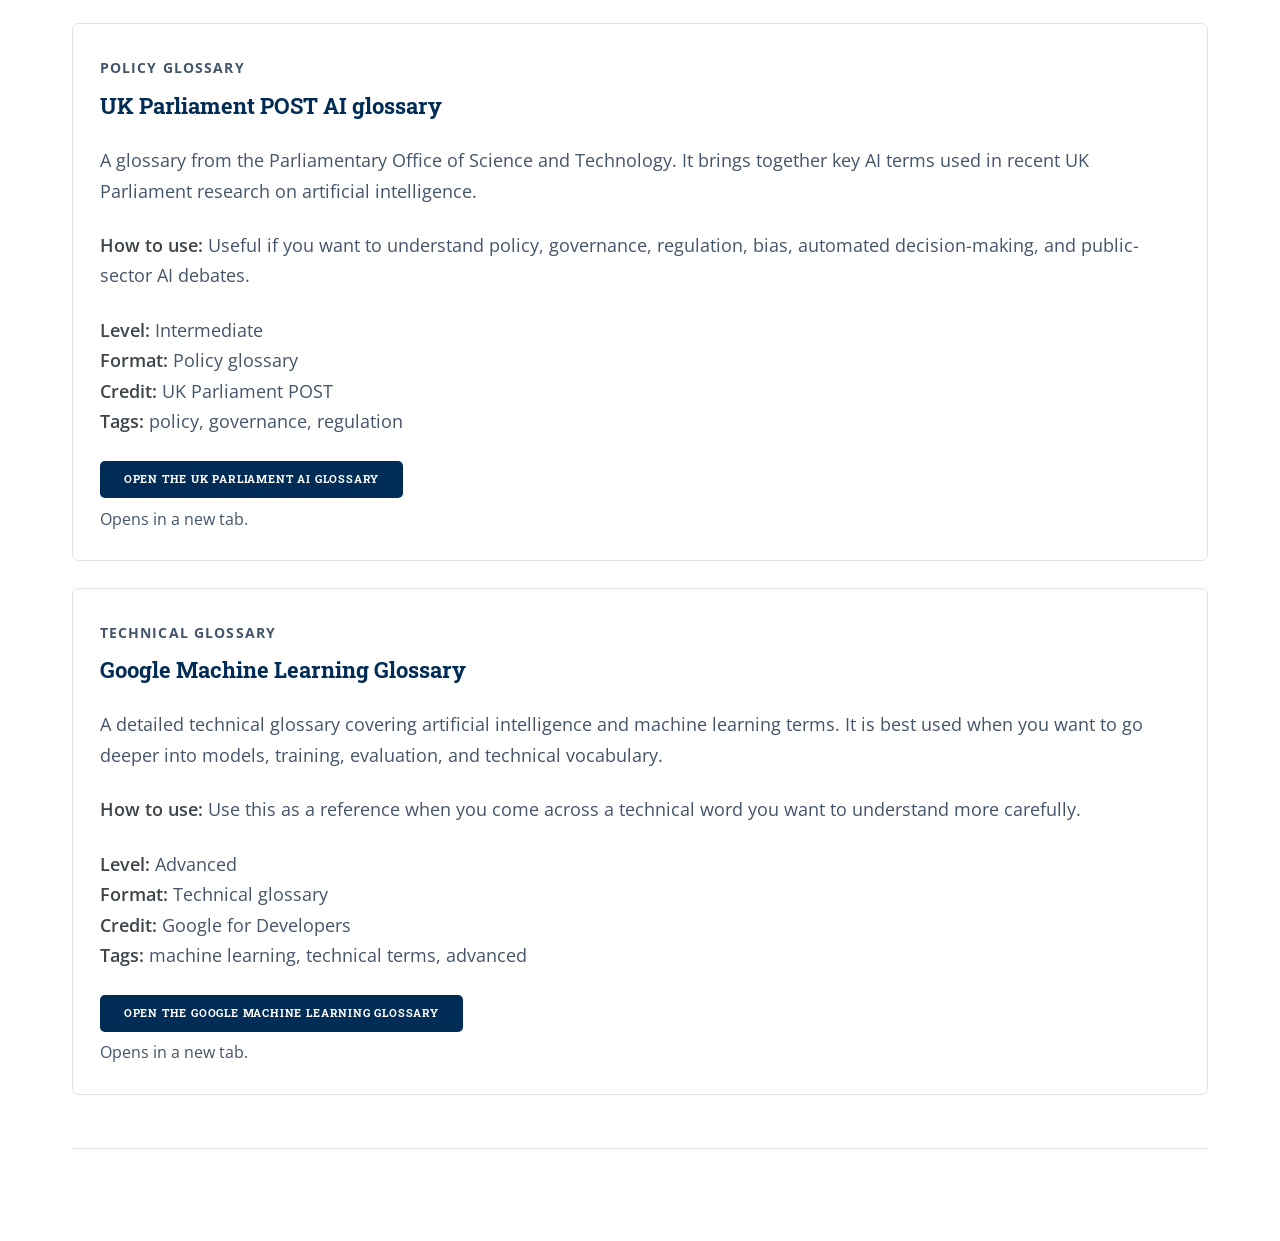
<file: further_resources.html>
<!DOCTYPE html>
<html>

<head>
	<title>Further Resources &amp; Links</title>
	<meta charset="utf-8" />
	<meta name="viewport" content="width=device-width, initial-scale=1" />
	<link rel="stylesheet" href="assets/css/main.css" />
</head>

<body class="is-preload">

	<!-- Wrapper -->
	<div id="wrapper">

		<!-- Main -->
		<div id="main">
			<div class="inner">

				<!-- Header -->
				<header id="header">
					<a href="index.html" class="logo">
						<strong>AI Literacy Challenge 2026</strong>
					</a>

					<a href="index.html" class="site-logo">
						<img src="images/efi-logo-linear-black.jpg" alt="Edinburgh Futures Institute logo" />
					</a>
				</header>

				<!-- Content -->
				<section>
					<header class="main">
						<h1>Further Resources</h1>
					</header>

					<p>
						This page brings together free resources for anyone who would like to keep learning after the AI
						Literacy Challenge sessions. These links are optional and are here to support practice,
						confidence-building, and further exploration.
					</p>

					<p>
						Some resources are short videos, some are practical exercises, and some are useful explainers.
						You can choose what feels most useful for your own learning. These resources have been collected
						from
						numerous places (you can check 'credit' for the source of the linked item and click the button
						to learn more). The
						current list is a small set. We can can keep adding to
						this list as we go along, but the below items are a good starting point.
					</p>

					<hr class="major" />

					<section class="resource-contents">
						<header class="major">
							<h2>On this page</h2>
						</header>

						<p>Use these links to jump to the section that is most useful for you.</p>

						<ul>
							<li><a href="#start-basics">Start or revisit the basics</a></li>
							<li><a href="#explore-how-ai-works">Explore how AI works</a></li>
							<li><a href="#try-an-activity">Try an activity</a></li>
							<li><a href="#ai-people-society">AI, people and society</a></li>
							<li><a href="#creative-critical">Creative and critical perspectives</a></li>
							<li><a href="#community-projects">Community projects and useful examples</a></li>
							<li><a href="#glossaries-reference">Glossaries and reference</a></li>
						</ul>
					</section>

					<hr class="major" />

					<section class="resource-section" id="start-basics">
						<header class="major">
							<h2>Start or revisit the basics</h2>
						</header>

						<p>Use this section for free video courses, short tutorials, public lectures, and
							beginner-friendly explainers.</p>

						<div class="resource-list">

							<article class="box resource-card" data-level="introductory"
								data-tags="video, ai basics, beginner, generative ai, education">
								<p class="resource-type">Short course</p>
								<h3>AI for Education — Unit 1</h3>

								<p>
									A free introductory course from Khan Academy and Code.org. Unit 1 is a good starting
									point for learning about generative AI, large language models, and how AI tools are
									changing education.
								</p>

								<p>
									<strong>How to use:</strong> Start with Unit 1. Watch a short section, then note one
									thing you learned and one question you still have.
								</p>

								<p>
									<strong>Level:</strong> Introductory<br />
									<strong>Format:</strong> Video / short course<br />
									<strong>Credit:</strong> Khan Academy and Code.org<br />
									<strong>Tags:</strong> AI basics, generative AI, education
								</p>

								<p class="resource-action">
									<a href="https://www.khanacademy.org/college-careers-more/ai-for-education/x68ea37461197a514:ai-for-education-unit-1"
										class="button small" target="_blank" rel="noopener noreferrer"
										aria-describedby="new-tab-note-1">
										Start AI for Education Unit 1
									</a>
								</p>

								<span class="new-tab-note" id="new-tab-note-1">
									Opens in a new tab.
								</span>
							</article>

							<article class="box resource-card" data-level="introductory"
								data-tags="short course, ai basics, beginner, scotland, ethics">
								<p class="resource-type">Short course</p>
								<h3>Living with AI</h3>

								<p>
									A free, beginner-friendly online course about what AI is, how it is shaping daily
									life, and how people can think critically about its opportunities, risks, ethics,
									and social impact.
								</p>

								<p>
									<strong>How to use:</strong> Good for revisiting the basics after Session 1 or
									Session 2. No technical background is needed.
								</p>

								<p>
									<strong>Level:</strong> Introductory<br />
									<strong>Format:</strong> Free online course with signup<br />
									<strong>Credit:</strong> Scottish AI Alliance / Living with AI<br />
									<strong>Tags:</strong> AI basics, ethics, society, Scotland
								</p>

								<p class="resource-action">
									<a href="https://livingwithai.me/" class="button small" target="_blank"
										rel="noopener noreferrer" aria-describedby="new-tab-note-2">
										Start the Living with AI course
									</a>
								</p>

								<span class="new-tab-note" id="new-tab-note-2">
									Opens in a new tab.
								</span>
							</article>

						</div>
					</section>

					<hr class="major" />

					<section class="resource-section" id="explore-how-ai-works">
						<header class="major">
							<h2>Explore how AI works</h2>
						</header>

						<p>This section is for activities you can try independently, such as prompt practice,
							simple design tasks, digital confidence exercises, or AI checking activities.</p>

						<div class="resource-list">

							<article class="box resource-card" data-level="intermediate"
								data-tags="exercise, llm, comparison, prompt practice, checking outputs">
								<p class="resource-type">Interactive activity</p>
								<h3>Compare Large Language Models</h3>

								<p>
									This AI Pedagogy Project activity helps you compare responses from different large
									language models. It is useful for noticing that different AI tools can answer the
									same question in various ways.
								</p>

								<p>
									<strong>How to use:</strong> Try the same question in more than one model. Compare
									which answer is clearer, more useful, more careful, or easier to understand.
								</p>

								<p>
									<strong>Level:</strong> Intermediate<br />
									<strong>Format:</strong> Exercise / practical comparison task<br />
									<strong>Credit:</strong> AI Pedagogy Project<br />
									<strong>Tags:</strong> prompts, comparison, LLMs, checking outputs
								</p>

								<p class="resource-action">
									<a href="https://aipedagogy.org/guide/comparison/" class="button small"
										target="_blank" rel="noopener noreferrer" aria-describedby="new-tab-note-3">
										Compare large language models
									</a>
								</p>

								<span class="new-tab-note" id="new-tab-note-3">
									Opens in a new tab.
								</span>
							</article>

							<article class="box resource-card" data-level="intermediate"
								data-tags="exercise, llm settings, temperature, system prompt, configuration">
								<p class="resource-type">Interactive guide</p>
								<h3>Configure Large Language Models</h3>

								<p>
									This AI Pedagogy Project guide introduces settings that can shape AI outputs,
									including system prompts, temperature, and maximum tokens. It is useful for
									understanding why AI answers can vary.
								</p>

								<p>
									<strong>How to use:</strong> Use this after you are comfortable with basic
									prompting and after week 2 of the course. Notice how small setting changes can
									affect the style, length, or predictability of a response.
								</p>

								<p>
									<strong>Level:</strong> Intermediate<br />
									<strong>Format:</strong> Exercise / guide<br />
									<strong>Credit:</strong> AI Pedagogy Project<br />
									<strong>Tags:</strong> LLM settings, prompts, temperature
								</p>

								<p class="resource-action">
									<a href="https://aipedagogy.org/guide/configure/" class="button small"
										target="_blank" rel="noopener noreferrer" aria-describedby="new-tab-note-4">
										Explore LLM settings
									</a>
								</p>

								<span class="new-tab-note" id="new-tab-note-4">
									Opens in a new tab.
								</span>
							</article>

							<article class="box resource-card">
								<h3>Understanding concepts from class</h3>

								<div class="grouped-resource-item">
									<h4>
										<a href="https://iceberg.leonfurze.com/" target="_blank"
											rel="noopener noreferrer">
											<cite>The AI Iceberg — Understanding How LLMs Work</cite>
										</a>
										<span class="new-tab-note">(opens in a new tab)</span>
									</h4>

									<p class="compact-resource-meta-line">
										<span><strong>Creator:</strong> Leon Furze</span>
										<span><strong>Source:</strong> The AI Iceberg</span>
										<span><strong>Type:</strong> Interactive visual explainer</span>
									</p>
								</div>

								<hr />

								<div class="grouped-resource-item">
									<p>Tokens and transformers mentioned in Session 2 of the course.</p>

									<h4>
										<a href="https://www.understandingai.org/p/large-language-models-explained-with"
											target="_blank" rel="noopener noreferrer">
											<cite>Large Language Models, Explained with a Minimum of Math and
												Jargon</cite>
										</a>
										<span class="new-tab-note">(opens in a new tab)</span>
									</h4>

									<p class="compact-resource-meta-line">
										<span><strong>Authors:</strong> Timothy B. Lee and Sean Trott</span>
										<span><strong>Source:</strong> Understanding AI</span>
										<span><strong>Type:</strong> Long-form illustrated article</span>
										<span><strong>Published:</strong> 27 July 2023</span>
									</p>
								</div>
							</article>

						</div>
					</section>

					<hr class="major" />

					<section class="resource-section" id="try-an-activity">
						<header class="major">
							<h2>Try an activity</h2>
						</header>

						<p>Use this section for activities people can try independently, such as prompt practice,
							simple design tasks, digital confidence exercises, or AI checking activities.</p>

						<div class="resource-list">

							<article class="box resource-card" data-level="introductory"
								data-tags="game, data, models, responsible ai, beginner">
								<p class="resource-type">Interactive learning activity</p>
								<h3>AI Quests</h3>

								<p>
									A free game-based learning experience from Google Research and Stanford Accelerator
									for Learning. The quests use real-world problems to show how data, models, and human
									decisions shape AI outputs.
								</p>

								<p>
									<strong>How to use:</strong> Try one quest and think about where human judgement
									appears in the process. The examples used here are around applications of AI (the
									numerous methods that fall under this term). Many of the examples are from large
									team projects which included many experts. One of the examples is the flood
									forecasting
									project. The main thing to note is that complex projects like the flood forecasting
									example were carefully curated and not the same as everyday AI use that we might
									employ.
								</p>

								<p>
									<strong>Level:</strong> Introductory<br />
									<strong>Format:</strong> Game / interactive learning activity<br />
									<strong>Credit:</strong> Google Research and Stanford Accelerator for Learning<br />
									<strong>Tags:</strong> data, models, responsible AI, game
								</p>

								<p class="resource-action">
									<a href="https://research.google/ai-quests/intl/en_gb" class="button small"
										target="_blank" rel="noopener noreferrer" aria-describedby="new-tab-note-5">
										Try an AI Quest
									</a>
								</p>

								<span class="new-tab-note" id="new-tab-note-5">
									Opens in a new tab.
								</span>
							</article>

							<article class="box resource-card" data-level="introductory"
								data-tags="game/example of generative AI, data, models, responsible ai, beginner">
								<p class="resource-type">Game and interactive activity</p>
								<h3>Mix &amp; Move from Code.AI</h3>

								<p>
									A free music mixing game, which walks you through how prompts, AI generation and
									your own actions work together to make a small music mix using built in
									instrumental audio files.
								</p>

								<p>
									<strong>How to use:</strong> Walk through the instructions and read the pop out
									information as you work through to the final mix you make. You will need to login
									with an account to use for free. Sign up as a student/learner.
								</p>

								<p>
									<strong>Level:</strong> Introductory<br />
									<strong>Format:</strong> Game / interactive learning activity<br />
									<strong>Source:</strong> Code.AI<br />
									<strong>Tags:</strong> data, models, responsible AI, game
								</p>

								<p class="resource-action">
									<a href="https://studio.code.org/courses/mix-move-ai-2025/units/1/lessons/1/levels/1"
										class="button small" target="_blank" rel="noopener noreferrer"
										aria-describedby="new-tab-note-6">
										Try Mix &amp; Move with AI
									</a>
								</p>

								<span class="new-tab-note" id="new-tab-note-6">
									Opens in a new tab.
								</span>
							</article>

						</div>
					</section>

					<hr class="major" />

					<section class="resource-section" id="ai-people-society">
						<header class="major">
							<h2>AI, people and society</h2>
						</header>

						<p>Use this section for accessible articles, podcasts, interviews, animations, or public
							explainers about AI, digital technology, and society.</p>

						<div class="resource-list">

							<article class="box resource-card" data-level="introductory"
								data-tags="media, documentary, society, ethics, ai impact">
								<p class="resource-type">Documentary series</p>
								<h3>AI Confidential with Professor Hannah Fry</h3>

								<p>
									A BBC documentary series presented by Professor Hannah Fry. The series explores
									real human stories connected to AI, including both the harm AI can cause and the
									potential it may hold for society.
								</p>

								<p>
									<strong>How to use:</strong> Watch one episode and note one example of AI benefit,
									one example of AI harm, and one question you would ask before using a similar tool.
								</p>

								<p>
									<strong>Level:</strong> Introductory to intermediate<br />
									<strong>Format:</strong> Documentary series<br />
									<strong>Credit:</strong> BBC and Hannah Fry<br />
									<strong>Tags:</strong> AI in society, ethics, real-world impact
								</p>

								<p class="resource-action">
									<a href="https://www.bbc.co.uk/iplayer/episodes/m002q76b/ai-confidential-with-hannah-fry"
										class="button small" target="_blank" rel="noopener noreferrer"
										aria-describedby="new-tab-note-7">
										Watch AI Confidential on BBC iPlayer
									</a>
								</p>

								<span class="new-tab-note" id="new-tab-note-7">
									Opens in a new tab.
								</span>
							</article>

							<article class="box resource-card" data-level="introductory"
								data-tags="media, documentary, activities, ai impact, public learning">
								<p class="resource-type">Companion learning resources</p>
								<h3>AI Confidential companion resources</h3>

								<p>
									A companion page from The Open University with extra videos and activities linked
									to the BBC series. This may be useful for reflecting on how AI is used and what it
									means for people and society.
								</p>

								<p>
									<strong>How to use:</strong> Use this after watching part of the documentary series
									to reflect on key ideas and questions.
								</p>

								<p>
									<strong>Level:</strong> Introductory<br />
									<strong>Format:</strong> Companion activities / videos<br />
									<strong>Credit:</strong> The Open University and BBC<br />
									<strong>Tags:</strong> AI in society, reflection, media
								</p>

								<p class="resource-action">
									<a href="https://connect.open.ac.uk/aiwithhannahfry/" class="button small"
										target="_blank" rel="noopener noreferrer" aria-describedby="new-tab-note-8">
										AI Confidential companion resources
									</a>
								</p>

								<span class="new-tab-note" id="new-tab-note-8">
									Opens in a new tab.
								</span>
							</article>

							<article class="box resource-card" data-level="introductory"
								data-tags="bbc, media, current affairs, artificial intelligence, society">

								<p class="resource-type">BBC News series</p>

								<h3>AI Decoded</h3>

								<p>
									A BBC News programme exploring current developments, questions, and
									debates around artificial intelligence. Different episodes look at how
									AI may affect technology, work, public life, relationships, creativity,
									and society.
								</p>

								<p>
									<strong>How to use:</strong> Choose an episode connected to a topic that
									interests you. As you watch, note what evidence or examples are presented,
									who is interviewed, and the different points included.
								</p>

								<p>
									<strong>Level:</strong> Introductory to intermediate<br />
									<strong>Format:</strong> Current-affairs and technology programme<br />
									<strong>Publisher:</strong> BBC News<br />
									<strong>Availability:</strong> BBC iPlayer; availability may change<br />
									<strong>Topics:</strong> AI developments, technology, work, society
								</p>

								<p class="resource-action">
									<a href="https://www.bbc.co.uk/iplayer/episodes/m002bc0j/ai-decoded"
										class="button small" target="_blank" rel="noopener noreferrer"
										aria-describedby="new-tab-note-ai-decoded">
										Watch AI Decoded on BBC iPlayer
									</a>
								</p>

								<span class="new-tab-note" id="new-tab-note-ai-decoded">
									Opens in a new tab.
								</span>

							</article>

							<article class="box resource-card">
								<h3>Further learning</h3>

								<div class="grouped-resource-item">
									<h4>
										<a href="https://alliedmedia.org/wp-content/uploads/2020/09/peoples-guide-ai.pdf"
											target="_blank" rel="noopener noreferrer">
											<cite>A People's Guide to AI-PDF</cite>
										</a>
										<span class="new-tab-note">(opens in a new tab)</span>
									</h4>

									<p class="compact-resource-meta-line">
										<span><strong>Authors:</strong> Mimi Onuoha and Mother Cyborg (Diana
											Nucera)</span>
										<span><strong>Source:</strong> Allied Media Projects</span>
										<span><strong>Type:</strong> Illustrated guide — PDF</span>
										<span><strong>Published:</strong> August 2018</span>
										<span><strong>Note:</strong> A second edition zine is now available, also for free:
											<a href="https://store.alliedmedia.org/collections/a-peoples-guide-to-tech" target="_blank"
												rel="noopener noreferrer">
												A people's guide to tech
											</a>
											<span class="new-tab-text">(opens in a new tab)</span>
										</span>
										<span><strong>Licence:</strong> Creative Commons
											Attribution-NonCommercial-ShareAlike 4.0 International</span>
									</p>
								</div>

								<hr />

								<div class="grouped-resource-item">
									<h4>
										<a href="https://www.oneusefulthing.org/" target="_blank"
											rel="noopener noreferrer">
											<cite>One Useful Thing</cite>
										</a>
										<span class="new-tab-note">(opens in a new tab)</span>
									</h4>

									<p class="compact-resource-meta-line">
										<span><strong>Author:</strong> Ethan Mollick</span>
										<span><strong>Source:</strong> One Useful Thing</span>
										<span><strong>Type:</strong> Blog</span>
									</p>
								</div>

								<hr />

								<div class="grouped-resource-item">
									<h4>
										<a href="https://stanfordmag.org/contents/me-myself-and-ai" target="_blank"
											rel="noopener noreferrer">
											<cite>Me, Myself, and AI</cite>
										</a>
										<span class="new-tab-note">(opens in a new tab)</span>
									</h4>

									<p class="compact-resource-meta-line">
										<span><strong>Author:</strong> Allison Whitten</span>
										<span><strong>Source:</strong> Stanford Magazine</span>
										<span><strong>Type:</strong> Article writeup</span>
										<span><strong>Published:</strong> July 2023</span>
									</p>
								</div>
							</article>

						</div>
					</section>

					<hr class="major" />

					<section class="resource-section" id="creative-critical">
						<header class="major">
							<h2>Creative and critical perspectives</h2>
						</header>

						<div class="resource-list">

							<article class="box resource-card">

								<div class="grouped-resource-item">
									<p>Course developed by artist and researcher, focused on image generation.</p>

									<h3>
										<a href="https://www.cyberneticforests.com/ai-images" target="_blank"
											rel="noopener noreferrer">
											<cite>Critical Topics: AI Images Course — Cybernetic Forests</cite>
										</a>
										<span class="new-tab-note">(opens in a new tab)</span>
									</h3>

									<p class="compact-resource-meta-line">
										<span><strong>Creator:</strong> Eryk Salvaggio</span>
										<span><strong>Source:</strong> Cybernetic Forests</span>
										<span><strong>Type:</strong> Online course</span>
									</p>
								</div>

								<hr />

								<div class="grouped-resource-item">
									<h3>
										<a href="https://knowingmachines.org/models-all-the-way#section2"
											target="_blank" rel="noopener noreferrer">
											<cite>Models All The Way Down</cite>
										</a>
										<span class="new-tab-note">(opens in a new tab)</span>
									</h3>

									<p class="compact-resource-meta-line">
										<span><strong>Authors:</strong> Christo Buschek and Jer Thorp</span>
										<span><strong>Source:</strong> Knowing Machines</span>
										<span><strong>Type:</strong> Interactive visual research project</span>
									</p>
								</div>

								<hr />

								<div class="grouped-resource-item">
									<h3>
										<a href="https://knowingmachines.org/" target="_blank"
											rel="noopener noreferrer">
											<cite>Knowing Machines</cite>
										</a>
										<span class="new-tab-note">(opens in a new tab)</span>
									</h3>

									<p class="compact-resource-meta-line">
										<span><strong>Authors:</strong>
											<a href="https://knowingmachines.org/about#TEAM" target="_blank"
												rel="noopener noreferrer">
												Knowing Machines
											</a>
											<span class="new-tab-text">(opens in a new tab)</span>
										</span>

										<span><strong>Type:</strong> Advanced research project</span>

										<span><strong>Sponsor:</strong> Alfred P. Sloan Foundation</span>
									</p>

									<span><strong>Type:</strong> Advanced topics</span>
									</p>

									<p>
										<strong>Knowing Machines</strong> is a research project tracing the histories,
										practices, and politics of how machine learning systems are trained to interpret
										the world.
									</p>
								</div>

							</article>

						</div>
					</section>

					<hr class="major" />

					<section class="resource-section" id="community-projects">
						<header class="major">
							<h2>Community projects and useful examples</h2>
						</header>

						<p>This section notes some apps or other tools which use computational methods like machine
							learning and have been
							used for community projects or social good.</p>

						<div class="resource-list">

							<article class="box resource-card" data-level="introductory"
								data-tags="app, nature, birds, sound id, citizen science, environment">
								<p class="resource-type">Mobile app</p>
								<h3>Merlin Bird ID</h3>

								<p>
									A free app from the Cornell Lab of Ornithology. Merlin can help identify birds from
									sounds, photos, or simple questions about what you saw. This app uses machine
									learning and has helped to note important information about various birds in
									different parts of the world based on audio.
								</p>

								<p>
									<strong>How to use:</strong> Try the app outdoors and compare the suggestion with
									what you can observe. Based on class teaching, is it clear how the sounds are
									categorised/classified into possible bird species.
								</p>

								<p>
									<strong>Level:</strong> Introductory<br />
									<strong>Format:</strong> Mobile app<br />
									<strong>Credit:</strong> Cornell Lab of Ornithology, Cornell University<br />
									<strong>Tags:</strong> nature, environment, sound ID, citizen science
								</p>

								<p class="resource-action">
									<a href="https://merlin.allaboutbirds.org/" class="button small" target="_blank"
										rel="noopener noreferrer" aria-describedby="new-tab-note-12">
										Explore Merlin Bird ID
									</a>
								</p>

								<span class="new-tab-note" id="new-tab-note-12">
									Opens in a new tab.
								</span>
							</article>

						</div>
					</section>

					<hr class="major" />

					<section class="resource-section" id="glossaries-reference">
						<header class="major">
							<h2>Glossaries and reference</h2>
						</header>

						<p>Use this section for public glossaries, plain-English explainers, and terminology guides.
							Different organisations may explain AI words in slightly different ways, so it can be useful
							to check more than one source.</p>

						<div class="resource-list">

							<article class="box resource-card" data-level="introductory"
								data-tags="glossary, ai basics, beginner, education">
								<p class="resource-type">Glossary and learning resource</p>
								<h3>Experience AI glossary of terms</h3>

								<p>
									A beginner-friendly AI glossary connected to the Experience AI Foundations of AI
									materials. Useful for revisiting key words from the course, especially around AI
									basics, data, models, bias, and responsible use.
								</p>

								<p>
									<strong>How to use:</strong> Start here if you want a simple glossary linked to
									learning activities.
								</p>

								<p>
									<strong>Level:</strong> Introductory<br />
									<strong>Format:</strong> Glossary / learning resource<br />
									<strong>Credit:</strong> Google DeepMind and Raspberry Pi Foundation<br />
									<strong>Tags:</strong> AI basics, education, beginner
								</p>

								<p class="resource-action">
									<a href="https://experience-ai.org/en/units/foundations-of-ai" class="button small"
										target="_blank" rel="noopener noreferrer" aria-describedby="new-tab-note-13">
										Explore the Experience AI glossary
									</a>
								</p>

								<span class="new-tab-note" id="new-tab-note-13">
									Opens in a new tab.
								</span>
							</article>

							<article class="box resource-card" data-level="introductory"
								data-tags="glossary, plain english, public sector, ai basics">
								<p class="resource-type">Plain-English glossary</p>
								<h3>Artificial Intelligence glossary</h3>

								<p>
									A plain-English glossary from the Government Analysis Function. It is designed to
									help people look up unfamiliar AI terms, build confidence, and use the glossary
									without needing a technical background.
								</p>

								<p>
									<strong>How to use:</strong> Good for checking simple explanations of common AI
									words.
								</p>

								<p>
									<strong>Level:</strong> Introductory<br />
									<strong>Format:</strong> Plain-English glossary<br />
									<strong>Credit:</strong> Government Analysis Function / Civil Service<br />
									<strong>Tags:</strong> plain English, AI basics, public sector
								</p>

								<p class="resource-action">
									<a href="https://analysisfunction.civilservice.gov.uk/ai-hub/ai-glossary/"
										class="button small" target="_blank" rel="noopener noreferrer"
										aria-describedby="new-tab-note-14">
										Open the plain-English AI glossary
									</a>
								</p>

								<span class="new-tab-note" id="new-tab-note-14">
									Opens in a new tab.
								</span>
							</article>

							<article class="box resource-card" data-level="introductory"
								data-tags="glossary, generative ai, community, voluntary sector, scotland">
								<p class="resource-type">Generative AI glossary</p>
								<h3>SCVO Generative AI glossary</h3>

								<p>
									A glossary from SCVO explaining common words and phrases linked to generative AI.
									This is useful for people working with community groups, charities, or voluntary
									sector projects.
								</p>

								<p>
									<strong>How to use:</strong> Good for community project work, especially if your
									idea involves AI-generated text, images, planning, or communication.
								</p>

								<p>
									<strong>Level:</strong> Introductory<br />
									<strong>Format:</strong> Generative AI glossary<br />
									<strong>Credit:</strong> Scottish Council for Voluntary Organisations<br />
									<strong>Tags:</strong> generative AI, community, voluntary sector
								</p>

								<p class="resource-action">
									<a href="https://scvo.scot/support/digital/guides/ai/glossary" class="button small"
										target="_blank" rel="noopener noreferrer" aria-describedby="new-tab-note-15">
										Open the SCVO generative AI glossary
									</a>
								</p>

								<span class="new-tab-note" id="new-tab-note-15">
									Opens in a new tab.
								</span>
							</article>

							<article class="box resource-card" data-level="introductory"
								data-tags="glossary, scotland, ai strategy, responsible ai">
								<p class="resource-type">Strategy glossary</p>
								<h3>Scottish AI Alliance glossary</h3>

								<p>
									A Scotland-focused AI glossary from the Scottish AI Alliance. It is useful for
									understanding terms that appear in AI strategy, public discussion, and responsible
									AI work.
								</p>

								<p>
									<strong>How to use:</strong> Helpful when connecting your project idea to
									Scotland’s wider AI strategy and responsible AI language.
								</p>

								<p>
									<strong>Level:</strong> Introductory to intermediate<br />
									<strong>Format:</strong> Strategy glossary<br />
									<strong>Credit:</strong> Scottish AI Alliance<br />
									<strong>Tags:</strong> Scotland, AI strategy, responsible AI
								</p>

								<p class="resource-action">
									<a href="https://www.scottishai.com/strategy-glossary" class="button small"
										target="_blank" rel="noopener noreferrer" aria-describedby="new-tab-note-16">
										Open the Scottish AI Alliance glossary
									</a>
								</p>

								<span class="new-tab-note" id="new-tab-note-16">
									Opens in a new tab.
								</span>
							</article>

							<article class="box resource-card" data-level="intermediate"
								data-tags="glossary, policy, governance, parliament, ai regulation">
								<p class="resource-type">Policy glossary</p>
								<h3>UK Parliament POST AI glossary</h3>

								<p>
									A glossary from the Parliamentary Office of Science and Technology. It brings
									together key AI terms used in recent UK Parliament research on artificial
									intelligence.
								</p>

								<p>
									<strong>How to use:</strong> Useful if you want to understand policy, governance,
									regulation, bias, automated decision-making, and public-sector AI debates.
								</p>

								<p>
									<strong>Level:</strong> Intermediate<br />
									<strong>Format:</strong> Policy glossary<br />
									<strong>Credit:</strong> UK Parliament POST<br />
									<strong>Tags:</strong> policy, governance, regulation
								</p>

								<p class="resource-action">
									<a href="https://post.parliament.uk/artificial-intelligence-ai-glossary/"
										class="button small" target="_blank" rel="noopener noreferrer"
										aria-describedby="new-tab-note-17">
										Open the UK Parliament AI glossary
									</a>
								</p>

								<span class="new-tab-note" id="new-tab-note-17">
									Opens in a new tab.
								</span>
							</article>

							<article class="box resource-card" data-level="advanced"
								data-tags="glossary, machine learning, technical, advanced">
								<p class="resource-type">Technical glossary</p>
								<h3>Google Machine Learning Glossary</h3>

								<p>
									A detailed technical glossary covering artificial intelligence and machine
									learning terms. It is best used when you want to go deeper into models, training,
									evaluation, and technical vocabulary.
								</p>

								<p>
									<strong>How to use:</strong> Use this as a reference when you come across a
									technical word you want to understand more carefully.
								</p>

								<p>
									<strong>Level:</strong> Advanced<br />
									<strong>Format:</strong> Technical glossary<br />
									<strong>Credit:</strong> Google for Developers<br />
									<strong>Tags:</strong> machine learning, technical terms, advanced
								</p>

								<p class="resource-action">
									<a href="https://developers.google.com/machine-learning/glossary"
										class="button small" target="_blank" rel="noopener noreferrer"
										aria-describedby="new-tab-note-18">
										Open the Google Machine Learning glossary
									</a>
								</p>

								<span class="new-tab-note" id="new-tab-note-18">
									Opens in a new tab.
								</span>
							</article>

						</div>
					</section>

					<hr class="major" />

				</section>

			</div>
		</div>

		<!-- Sidebar -->
		<div id="sidebar">
			<div class="inner">

				<!-- Menu -->
				<nav id="menu">
					<header class="major">
						<h2>Menu</h2>
					</header>

					<ul>
						<li><a href="index.html">Home</a></li>

						<li>
							<span class="opener">Sessions</span>
							<ul>
								<li><a href="session-1.html">Session 1: Introduction to AI</a></li>
								<li><a href="session-2.html">Session 2: Ethics and Responsible Use</a></li>
								<li><a href="session-3.html">Session 3: AI for Community Good</a></li>
								<li><a href="session-4.html">Session 4: Review and Share</a></li>
							</ul>
						</li>

						<li><a href="personal-project.html">Personal Project Build</a></li>
						<li><a href="mini-challenge.html">Mini Challenge</a></li>
						<li><a href="tool-guides.html">Setup Guides &amp; Tools</a></li>
						<li><a href="further_resources.html">Further Resources</a></li>
					</ul>
				</nav>

				<!-- Footer -->
				<footer id="footer">
					<p class="copyright">
						Base website template adapted from
						<a href="https://html5up.net/editorial" target="_blank" rel="noopener noreferrer">
							Editorial by HTML5 UP
							<span class="visually-hidden">(opens in a new tab)</span>
						</a>,
						licensed under
						<a href="https://creativecommons.org/licenses/by/3.0/" target="_blank"
							rel="noopener noreferrer">
							CC BY 3.0
							<span class="visually-hidden">(opens in a new tab)</span>
						</a>.
						Original course content © 2026 Somya Iqbal, University of Edinburgh / Edinburgh Futures
						Institute,
						shared under
						<a href="https://creativecommons.org/licenses/by-nc/4.0/" target="_blank"
							rel="noopener noreferrer">
							CC BY-NC 4.0
							<span class="visually-hidden">(opens in a new tab)</span>
						</a>,
						unless otherwise stated. University logos and marks are not included under this licence.
					</p>
				</footer>

			</div>
		</div>

	</div>

	<!-- Scripts -->
	<script src="assets/js/jquery.min.js"></script>
	<script src="assets/js/browser.min.js"></script>
	<script src="assets/js/breakpoints.min.js"></script>
	<script src="assets/js/util.js"></script>
	<script src="assets/js/main.js"></script>

</body>

</html>
</file>
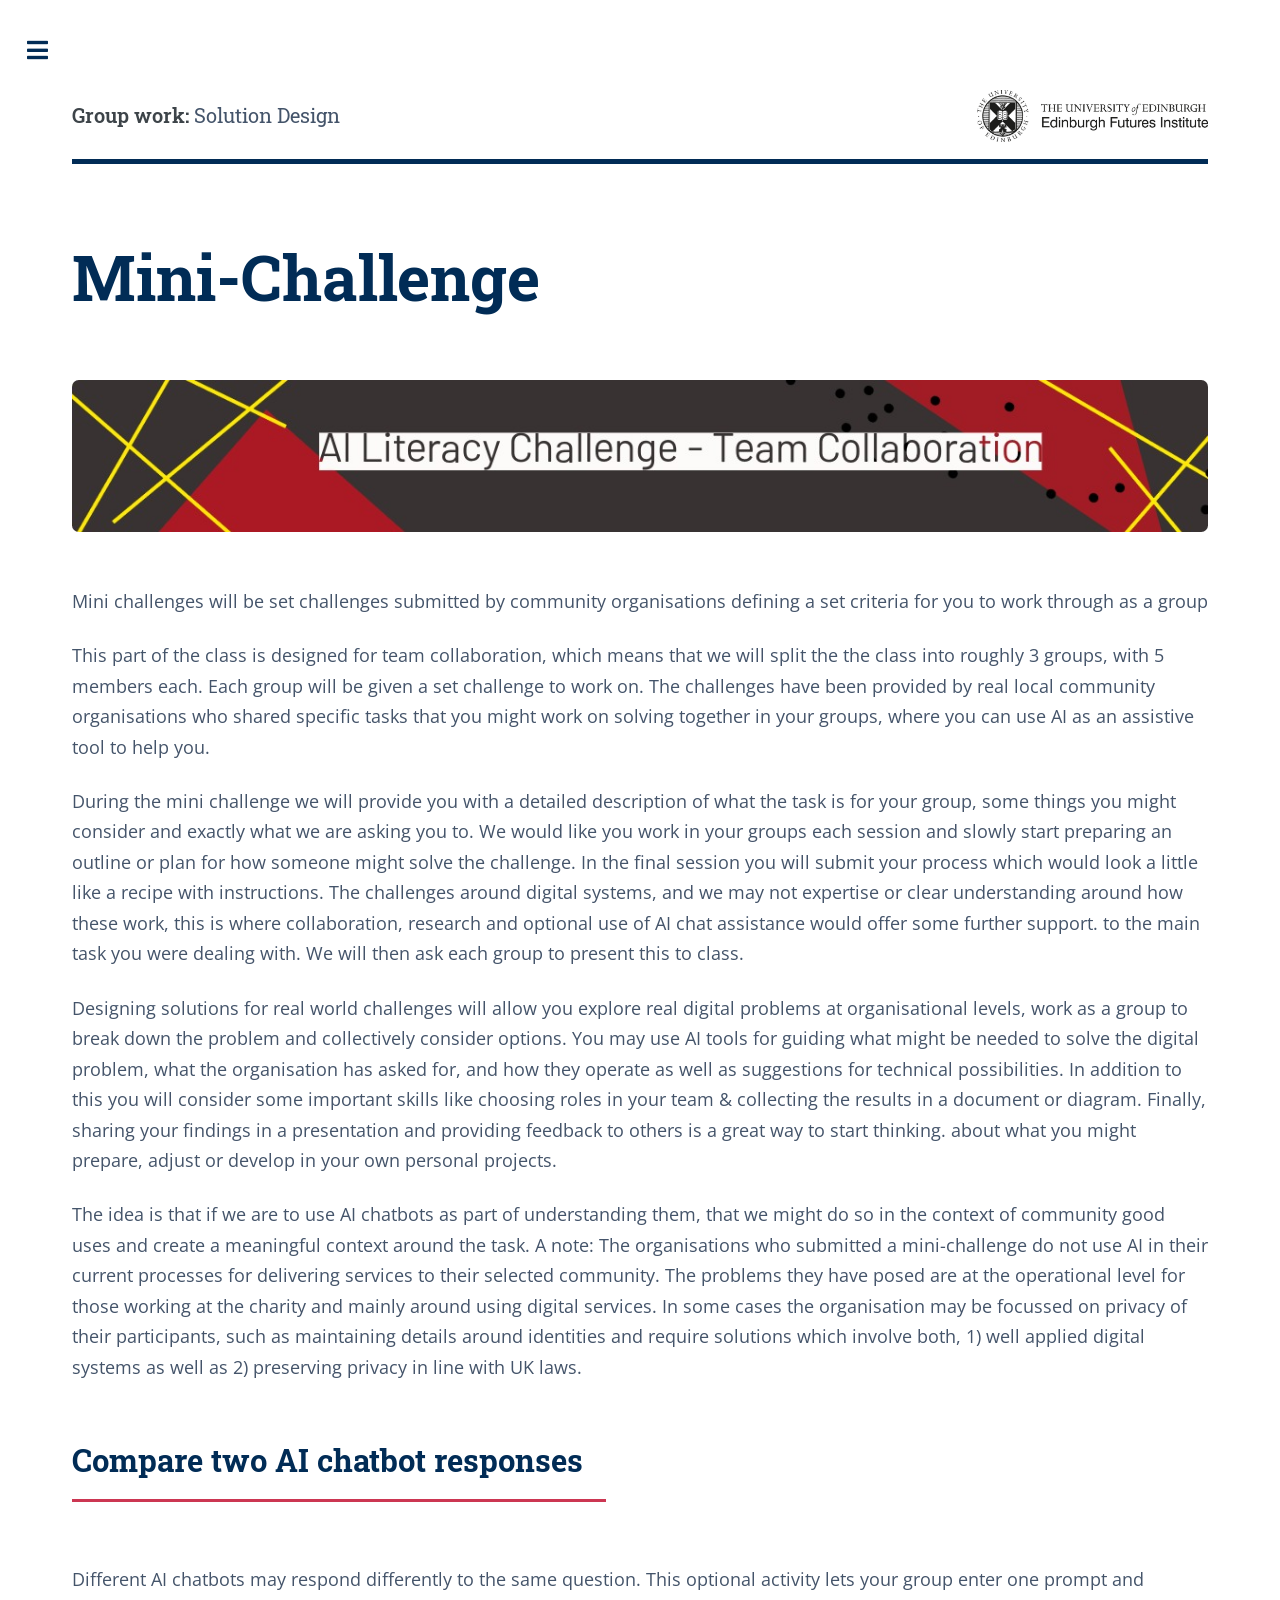
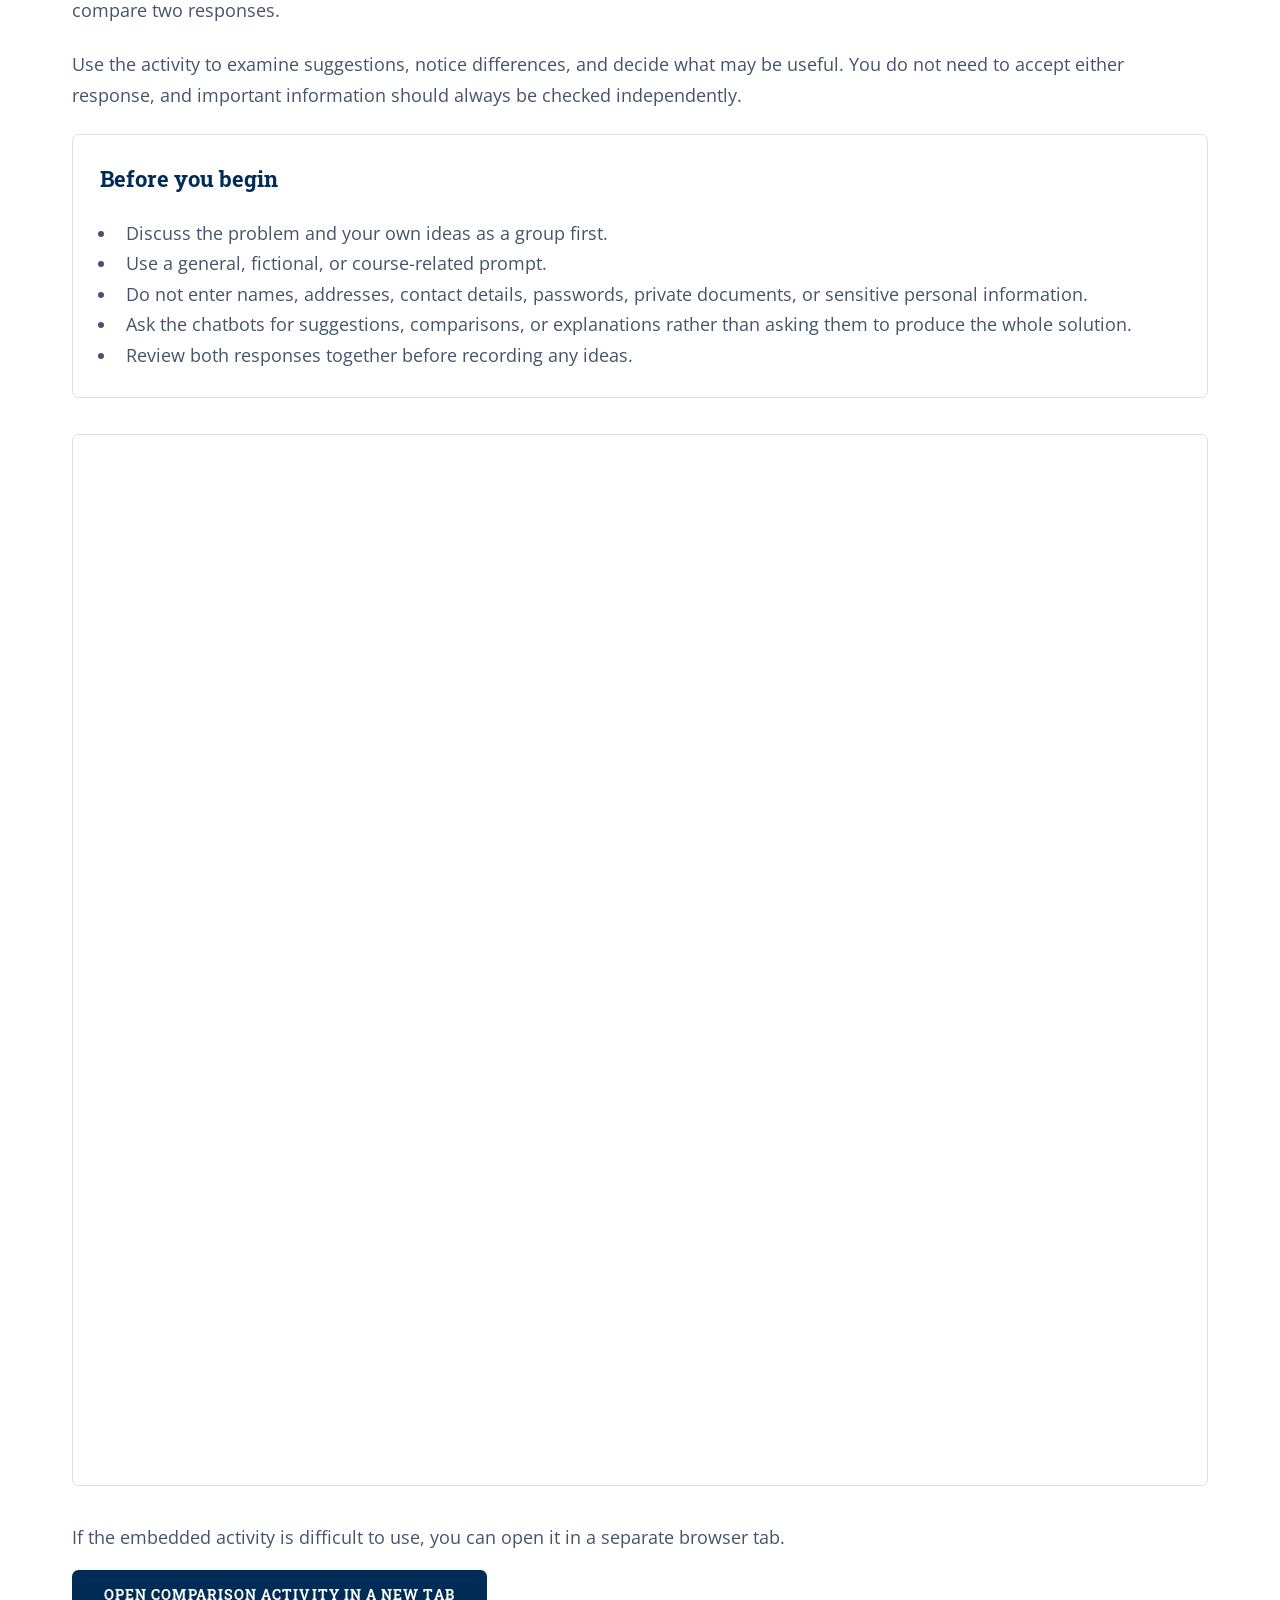
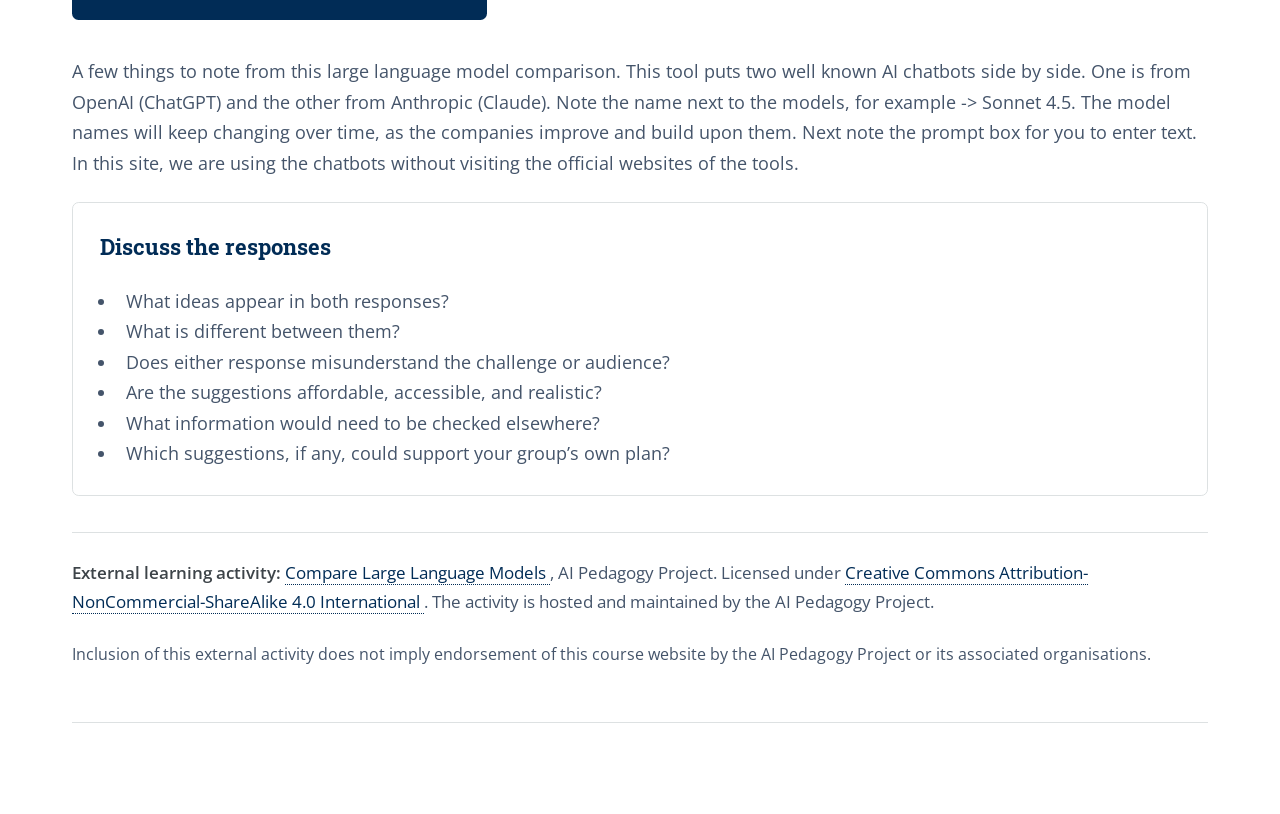
<file: mini-challenge.html>
<!DOCTYPE HTML>
<html>

<head>
	<title>Mini Challenge - Group work</title>
	<meta charset="utf-8" />
	<meta name="viewport" content="width=device-width, initial-scale=1, user-scalable=no" />
	<link rel="stylesheet" href="assets/css/main.css" />
</head>

<body class="is-preload">
	<!-- Wrapper -->
	<div id="wrapper">
		<!-- Main -->
		<div id="main">
			<div class="inner">
				<!-- Header -->
				<header id="header">
					<a href="index.html" class="logo">
						<strong>Group work:</strong> Solution Design</a>
					<a href="index.html" class="site-logo">
						<img src="images/efi-logo-linear-black.jpg" alt="Edinburgh Futures Institute logo" />
					</a>
				</header>
				<!-- Content -->
				<section>
					<header class="main">
						<h1>Mini-Challenge</h1>
					</header>
					<span class="image main"><img src="images/banner-minichallenge.jpg" alt="" /></span>

					<p>Mini challenges will be set challenges submitted by community organisations defining a set
						criteria for you to work through as a group</p>

					<p>This part of the class is designed for team collaboration, which means that we will split the
						the class into roughly 3 groups, with 5 members each. Each group will be given a set challenge
						to work on.
						The challenges have been provided by real local community organisations who shared specific
						tasks that you might work on solving together
						in your groups, where you can use AI as an assistive tool to help you.
					</p>

					<p>During the mini challenge we will provide you with a detailed description of what the task is for
						your group, some things you might consider and exactly what we are asking you to.
						We would like you work in your groups each session and slowly start preparing an outline or plan
						for how someone might solve the challenge. In the final session you will submit your process
						which would
						look a little like a recipe with instructions. The challenges around digital systems, and we may
						not expertise or clear understanding around
						how these work, this is where collaboration, research and optional use of AI chat assistance
						would offer some further support.
						to the main task you were dealing with. We will then ask each group to present this to class.
					</p>

					<p>Designing solutions for real world challenges will allow you explore real digital problems at
						organisational levels, work as a group to break down the problem and collectively consider
						options. You may use AI tools for
						guiding what might be needed to solve the digital problem, what the organisation has asked for,
						and how they operate as well as suggestions for technical possibilities. In addition to this you
						will consider
						some important skills like choosing roles in your team & collecting the results in a document
						or diagram. Finally, sharing your findings in a presentation and
						providing feedback to others is a great way to start thinking.
						about what you might prepare, adjust or develop in your own personal projects. </p>

					<p> The idea is that if we are to use AI chatbots as part of understanding them, that we might do so
						in the context of community good uses and create a meaningful context around the task.
						A note: The organisations who submitted a mini-challenge do not use AI in their current
						processes for delivering services to their selected community. The problems they have posed are
						at the operational level for those working at the charity and mainly around using digital
						services. In some cases the organisation may be focussed on privacy of their participants, such
						as
						maintaining details around identities and require solutions which involve both, 1) well applied
						digital systems as well as 2) preserving privacy in line with UK laws.
					</p>

					<!--  AI chatbot comparison activity -->
					<section id="compare-ai-chatbots" class="external-activity">

						<header class="major">
							<h2>Compare two AI chatbot responses</h2>
						</header>

						<p>
							Different AI chatbots may respond differently to the same question.
							This optional activity lets your group enter one prompt and compare
							two responses.
						</p>

						<p>
							Use the activity to examine suggestions, notice differences, and decide
							what may be useful. You do not need to accept either response, and
							important information should always be checked independently.
						</p>

						<div class="box activity-guidance">
							<h3>Before you begin</h3>

							<ul>
								<li>Discuss the problem and your own ideas as a group first.</li>
								<li>Use a general, fictional, or course-related prompt.</li>
								<li>
									Do not enter names, addresses, contact details, passwords,
									private documents, or sensitive personal information.
								</li>
								<li>
									Ask the chatbots for suggestions, comparisons, or explanations
									rather than asking them to produce the whole solution.
								</li>
								<li>Review both responses together before recording any ideas.</li>
							</ul>
						</div>

						<div class="iframe-wrapper">
							<iframe src="https://aipedagogy.org/guide/comparison/"
								title="AI Pedagogy Project tool for comparing responses from two large language models"
								loading="lazy" referrerpolicy="strict-origin-when-cross-origin">
							</iframe>
						</div>

						<p class="iframe-fallback">
							If the embedded activity is difficult to use, you can open it in a
							separate browser tab.
						</p>

						<ul class="actions">
							<li>
								<a href="https://aipedagogy.org/guide/comparison/" class="button" target="_blank"
									rel="noopener noreferrer">
									Open comparison activity in a new tab
								</a>
							</li>
						</ul>

						<p> A few things to note from this large language model comparison. This tool puts two well
							known AI chatbots side by side. One is from OpenAI (ChatGPT) and the other from Anthropic
							(Claude). Note the name next to the models, for example -> Sonnet 4.5.
							The model names will keep changing over time, as the companies improve and build
							upon them. Next note the prompt box for you to enter text.

							In this site, we are using the chatbots without visiting the official websites of the tools.
						</p>
						<div class="box activity-reflection">
							<h3>Discuss the responses</h3>

							<ul>
								<li>What ideas appear in both responses?</li>
								<li>What is different between them?</li>
								<li>Does either response misunderstand the challenge or audience?</li>
								<li>Are the suggestions affordable, accessible, and realistic?</li>
								<li>What information would need to be checked elsewhere?</li>
								<li>Which suggestions, if any, could support your group’s own plan?</li>
							</ul>
						</div>

						<p class="external-activity-credit">
							<strong>External learning activity:</strong>
							<a href="https://aipedagogy.org/guide/comparison/" target="_blank"
								rel="noopener noreferrer">
								<cite>Compare Large Language Models</cite>
							</a>,
							AI Pedagogy Project. Licensed under
							<a href="https://creativecommons.org/licenses/by-nc-sa/4.0/" target="_blank"
								rel="noopener noreferrer">
								Creative Commons Attribution-NonCommercial-ShareAlike 4.0
								International
							</a>.
							The activity is hosted and maintained by the AI Pedagogy Project.
						</p>

						<p class="external-activity-note">
							Inclusion of this external activity does not imply endorsement of this
							course website by the AI Pedagogy Project or its associated organisations.
						</p>


					</section>
					<!-- AI chatbot comparison activity -->

					<hr class="major" />

				</section>

			</div>
		</div>

		<!-- Sidebar -->
		<div id="sidebar">
			<div class="inner">


				<!-- Menu -->
				<nav id="menu">
					<header class="major">
						<h2>Menu</h2>
					</header>

					<ul>
						<li><a href="index.html">Home</a></li>

						<li>
							<span class="opener">Sessions</span>
							<ul>
								<li><a href="session-1.html">Session 1: Introduction to AI</a></li>
								<li><a href="session-2.html">Session 2: Ethics and Responsible Use</a></li>
								<li><a href="session-3.html">Session 3: AI for Community Good</a></li>
								<li><a href="session-4.html">Session 4: Review and Share</a></li>
							</ul>
						</li>

						<li><a href="personal-project.html">Personal Project Build</a></li>
						<li><a href="mini-challenge.html">Mini Challenge</a></li>
						<li><a href="tool-guides.html">Setup Guides & Tools</a></li>
						<li><a href="further_resources.html">Further Resources</a></li>
					</ul>
				</nav>

				<!-- Footer -->
				<footer id="footer">
					<p class="copyright">
						Base website template adapted from
						<a href="https://html5up.net/editorial">Editorial by HTML5 UP</a>,
						licensed under
						<a href="https://creativecommons.org/licenses/by/3.0/">CC BY 3.0</a>.
						Original course content © 2026 Somya Iqbal, University of Edinburgh / Edinburgh Futures
						Institute,
						shared under
						<a href="https://creativecommons.org/licenses/by-nc/4.0/">CC BY-NC 4.0</a>,
						unless otherwise stated. University logos and marks are not included under this licence.
					</p>
				</footer>

			</div>
		</div>

	</div>

	<!-- Scripts -->
	<script src="assets/js/jquery.min.js"></script>
	<script src="assets/js/browser.min.js"></script>
	<script src="assets/js/breakpoints.min.js"></script>
	<script src="assets/js/util.js"></script>
	<script src="assets/js/main.js"></script>

</body>

</html>
</file>
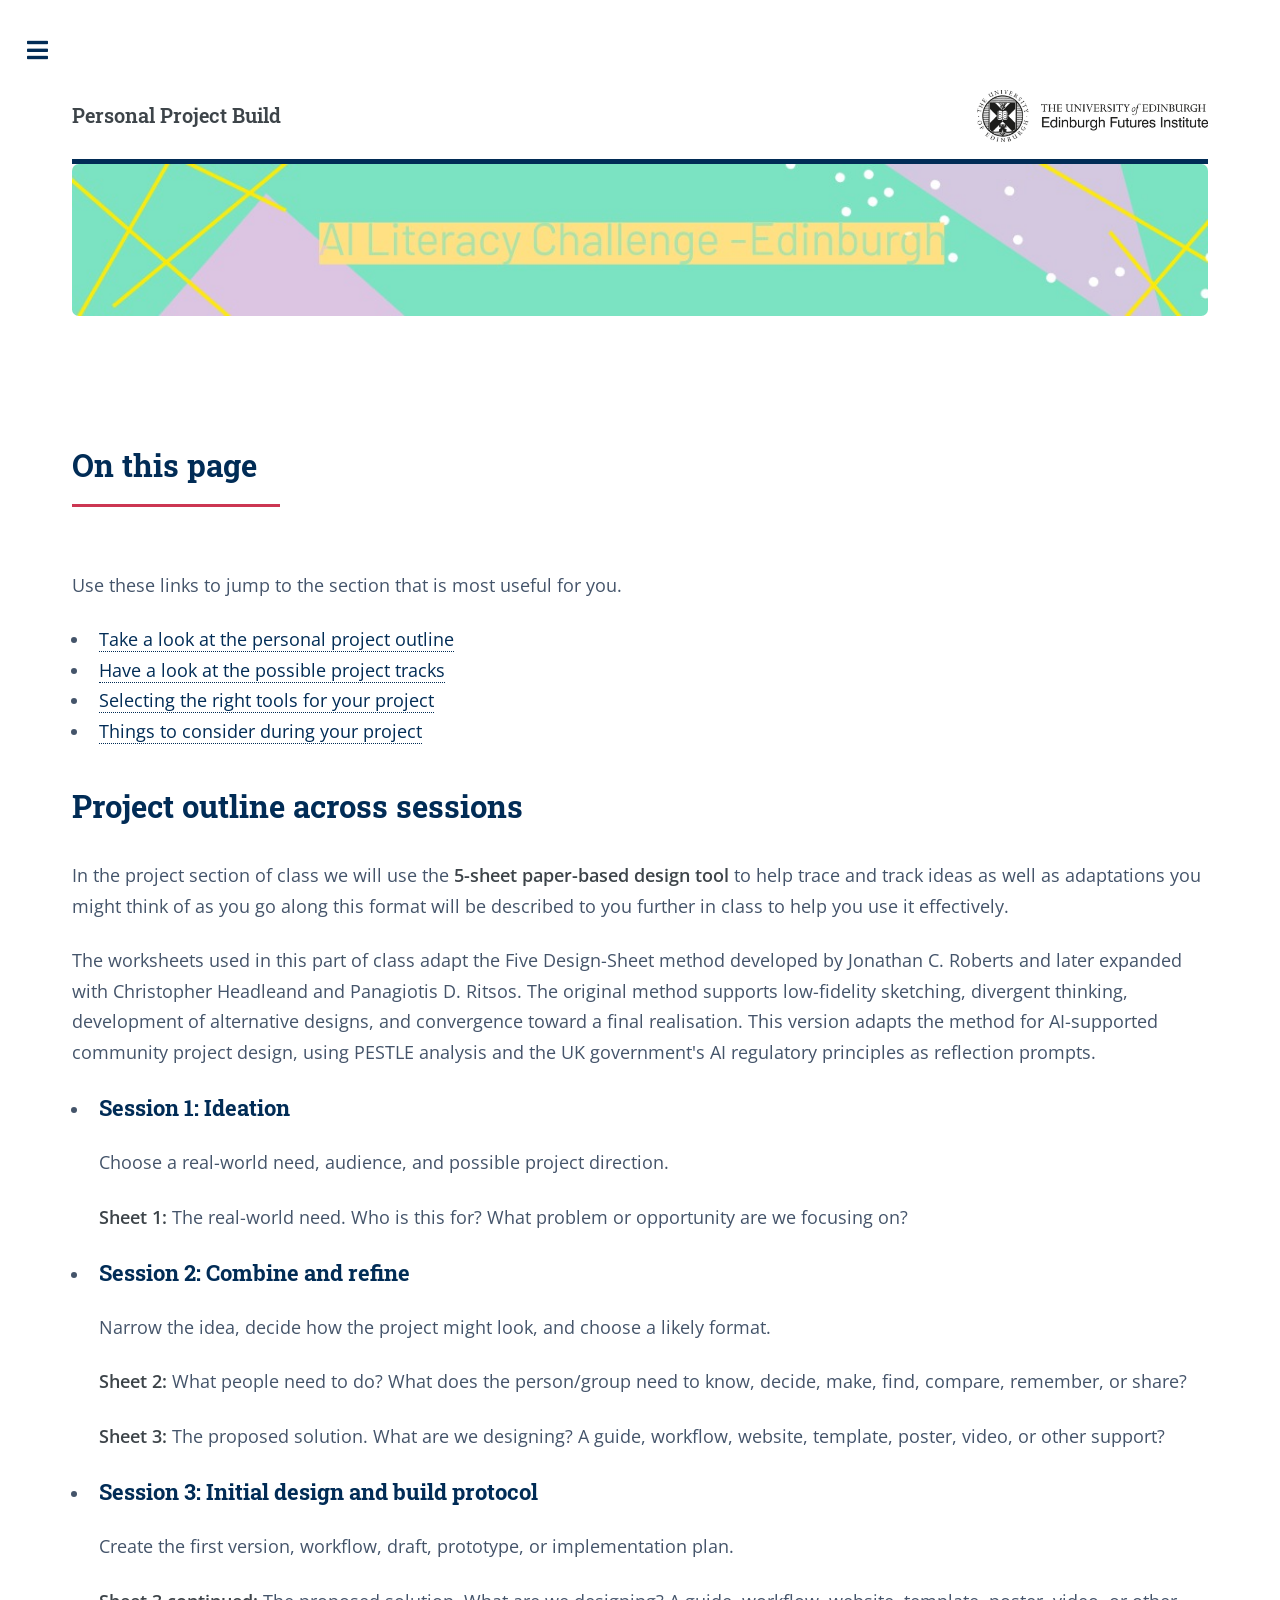
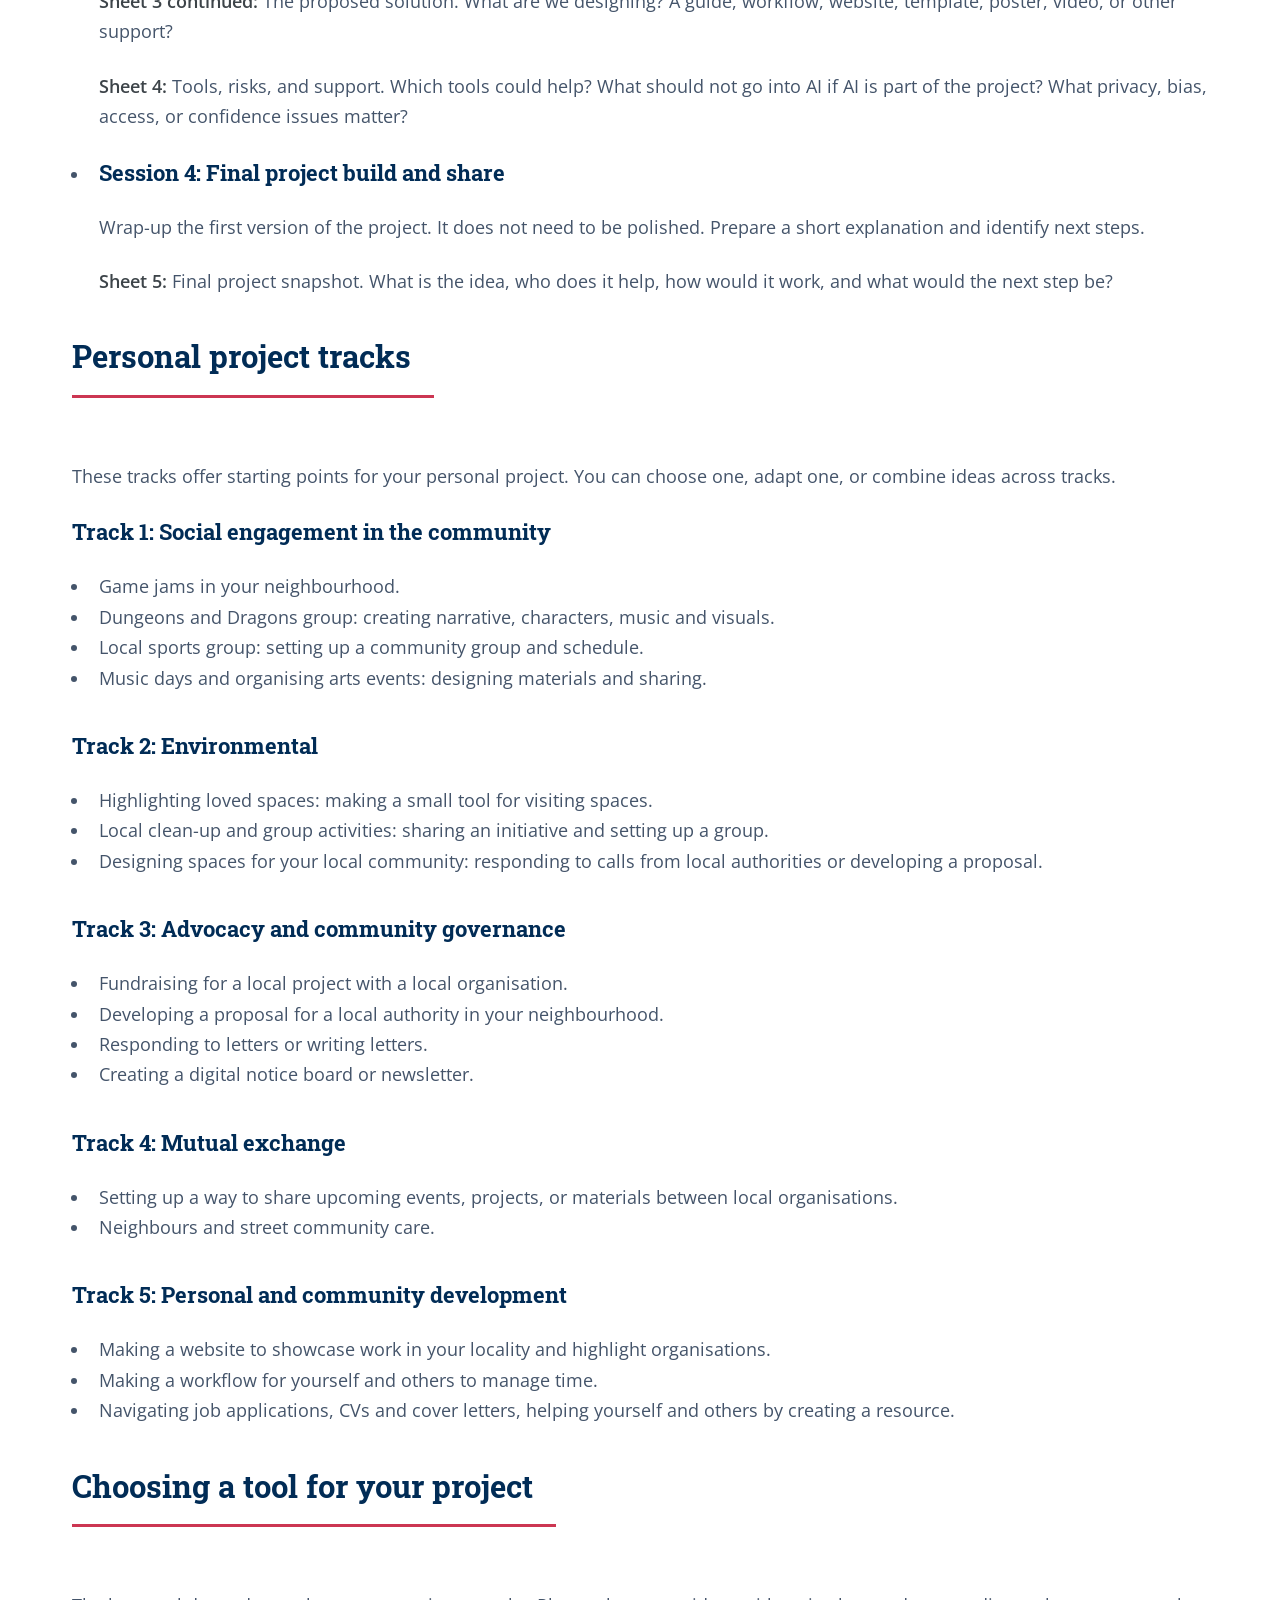
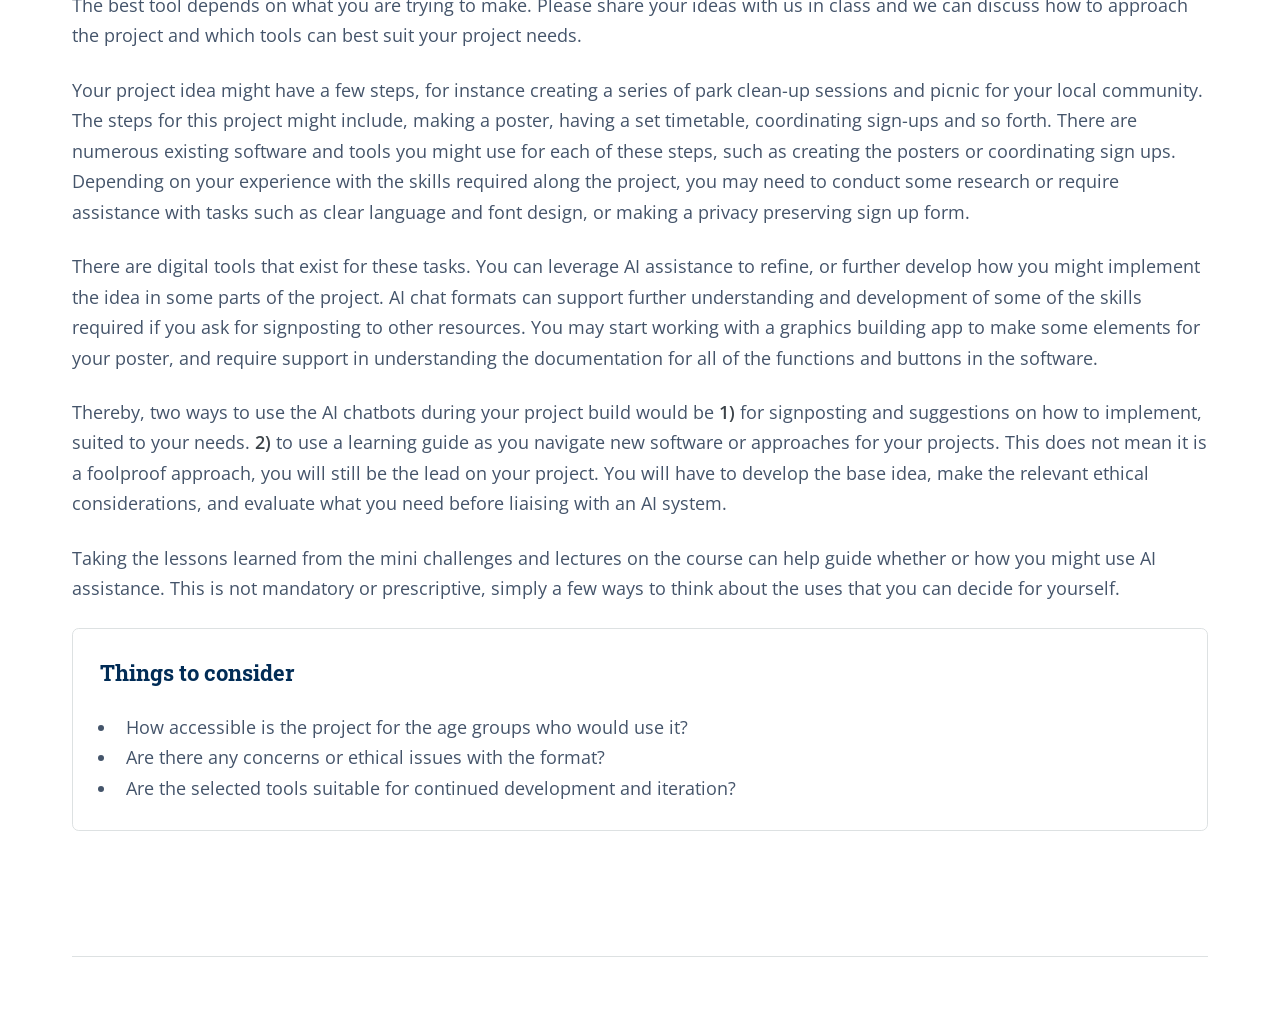
<file: personal-project.html>
<!DOCTYPE html>
<html>

<head>
  <title>Personal Project Build</title>
  <meta charset="utf-8" />
  <meta name="viewport" content="width=device-width, initial-scale=1, user-scalable=no" />
  <link rel="stylesheet" href="assets/css/main.css" />
</head>

<body class="is-preload">
  <!-- Wrapper -->
  <div id="wrapper">

    <!-- Main -->
    <div id="main">
      <div class="inner">

        <!-- Header -->
         
        <header id="header">
          <a href="index.html" class="logo">
            <strong>Personal Project Build</strong>
          </a>

          <a href="index.html" class="site-logo">
            <img src="images/efi-logo-linear-black.jpg" alt="Edinburgh Futures Institute logo" />
          </a>
        </header>

        <span class="image main"><img src="images/banner-projects.jpg" alt="" /></span>

        <!--contents page-->
        <section class="contents">
						<header class="major">
							<h2>On this page</h2>
						</header>

						<p>Use these links to jump to the section that is most useful for you.</p>

						<ul>
							<li><a href="#project-outlines">Take a look at the personal project outline</a></li>
							<li><a href="#personal-project-tracks">Have a look at the possible project tracks</a></li>
							<li><a href="#choosing-tools">Selecting the right tools for your project</a></li>
							<li><a href="#things-to-consider">Things to consider during your project</a></li>
						</ul>

        <section  id="project-outlines"></section>
        <h2>Project outline across sessions</h2>

        <p> In the project section of class we will use the <strong>5-sheet paper-based design tool</strong> to help
          trace and track ideas as well as adaptations you might think of as you go along
          this format will be described to you further in class to help you use it effectively.
        </p>

        <p>The worksheets used in this part of class adapt the Five Design-Sheet method developed by Jonathan C. Roberts
          and later expanded with Christopher Headleand and Panagiotis D. Ritsos. The original method supports
          low-fidelity sketching, divergent thinking, development of alternative designs, and convergence toward a final
          realisation. This version adapts the method for AI-supported community project design, using PESTLE analysis
          and the UK government's AI regulatory principles as reflection prompts.</p>

        <ul>
          <li>
            <h3>Session 1: Ideation</h3>
            <p>Choose a real-world need, audience, and possible project direction.</p>
            <p><strong>Sheet 1:</strong> The real-world need. Who is this for? What problem or opportunity are we
              focusing on?</p>
          </li>

          <li>
            <h3>Session 2: Combine and refine</h3>
            <p>Narrow the idea, decide how the project might look, and choose a likely format.</p>
            <p><strong>Sheet 2:</strong> What people need to do?
              What does the person/group need to know, decide, make, find, compare, remember, or share?</p>
            <p><strong>Sheet 3:</strong> The proposed solution.
              What are we designing? A guide, workflow, website, template, poster, video, or other support?
            </p>
          </li>

          <li>
            <h3>Session 3: Initial design and build protocol</h3>
            <p>Create the first version, workflow, draft, prototype, or implementation plan.</p>
            <p><strong>Sheet 3 continued:</strong> The proposed solution.
              What are we designing? A guide, workflow, website, template, poster, video, or other support?
            </p>
            <p><strong>Sheet 4:</strong> Tools, risks, and support.
              Which tools could help? What should not go into AI if AI is part of the project? What privacy, bias,
              access, or confidence issues
              matter?</p>
          </li>

          <li>
            <h3>Session 4: Final project build and share</h3>
            <p>Wrap-up the first version of the project. It does not need to be polished. Prepare a short explanation
              and
              identify next steps.</p>
            <p><strong>Sheet 5:</strong> Final project snapshot.
              What is the idea, who does it help, how would it work, and what would the next step be?</p>
          </li>
        </ul>


        <section class="project-tracks" id="personal-project-tracks"></section>
          <header class="major">
            <h2>Personal project tracks</h2>
          </header>

          <p>
            These tracks offer starting points for your personal project. You can choose one,
            adapt one, or combine ideas across tracks.
          </p>

          <article class="project-track">
            <h3>Track 1: Social engagement in the community</h3>
            <ul>
              <li>Game jams in your neighbourhood.</li>
              <li>Dungeons and Dragons group: creating narrative, characters, music and visuals.</li>
              <li>Local sports group: setting up a community group and schedule.</li>
              <li>Music days and organising arts events: designing materials and sharing.</li>
            </ul>
          </article>

          <article class="project-track">
            <h3>Track 2: Environmental</h3>
            <ul>
              <li>Highlighting loved spaces: making a small tool for visiting spaces.</li>
              <li>Local clean-up and group activities: sharing an initiative and setting up a group.</li>
              <li>Designing spaces for your local community: responding to calls from local authorities or developing
                a
                proposal.</li>
            </ul>
          </article>

          <article class="project-track">
            <h3>Track 3: Advocacy and community governance</h3>
            <ul>
              <li>Fundraising for a local project with a local organisation.</li>
              <li>Developing a proposal for a local authority in your neighbourhood.</li>
              <li>Responding to letters or writing letters.</li>
              <li>Creating a digital notice board or newsletter.</li>
            </ul>
          </article>

          <article class="project-track">
            <h3>Track 4: Mutual exchange</h3>
            <ul>
              <li>Setting up a way to share upcoming events, projects, or materials between local organisations.</li>
              <li>Neighbours and street community care.</li>
            </ul>
          </article>

          <article class="project-track">
            <h3>Track 5: Personal and community development</h3>
            <ul>
              <li>Making a website to showcase work in your locality and highlight organisations.</li>
              <li>Making a workflow for yourself and others to manage time.</li>
              <li>Navigating job applications, CVs and cover letters, helping yourself and others by creating a
                resource.</li>
            </ul>
          </article>

          <section id="choosing-tools"></section>
            <header class="major">
              <h2>Choosing a tool for your project</h2>
            </header>

            <p>
              The best tool depends on what you are trying to make. Please share your ideas with us in class and we can
              discuss how to approach the project and which tools can best suit your project needs.
            </p>

            <p> Your project idea might have a few steps, for instance creating a series of park clean-up sessions and
              picnic for your local community. The steps for this project might include, making a poster, having a set
              timetable, coordinating sign-ups and so forth. There are numerous existing software and tools you might
              use for each of these steps, such as creating the posters or coordinating sign ups. Depending on your
              experience with the skills required along the project, you may need to conduct some research or require
              assistance with tasks such as clear language and font design, or making a privacy preserving sign up form.
            </p>

            <p>There are digital tools that exist for these tasks. You can leverage AI assistance to refine, or further
              develop how you might implement the idea in some parts of the project. AI chat formats can support further
              understanding and development of some of the skills required if you ask for signposting to other
              resources.
              You may start working with a graphics building app to make some elements for your poster, and require
              support in understanding the documentation for all of the functions and buttons in the software. </p>

            <p>Thereby, two ways to use the AI chatbots during your project build would be <strong>1)</strong> for signposting and
              suggestions on how to implement, suited to your needs. <strong>2)</strong> to use a learning guide as you navigate new
              software or approaches for your projects.
              This does not mean it is a foolproof approach, you will still be the lead on your project. You will have to
              develop the base idea, make the relevant ethical considerations, and evaluate what you need before
              liaising with an AI system.
            </p>

            <p> Taking the lessons learned from the mini challenges and lectures on the course can help guide whether or
              how you might use AI assistance. This is not mandatory or prescriptive, simply a few ways to think about
              the uses that you can decide for yourself.</p>

            <div class="box">
             <section id="things-to-consider"></section>
              <h3>Things to consider</h3>
              <ul>
                <li>How accessible is the project for the age groups who would use it?</li>
                <li>Are there any concerns or ethical issues with the format?</li>
                <li>Are the selected tools suitable for continued development and iteration?</li>
              </ul>
            </div>
          </section>

          <hr class="major" />

      </div>
    </div>

    <!-- Sidebar -->
    <div id="sidebar">
      <div class="inner">

        <!-- Menu -->
        <nav id="menu">
          <header class="major">
            <h2>Menu</h2>
          </header>

          <ul>
            <li><a href="index.html">Home</a></li>

            <li>
              <span class="opener">Sessions</span>
              <ul>
                <li><a href="session-1.html">Session 1: Introduction to AI</a></li>
                <li><a href="session-2.html">Session 2: Ethics and Responsible Use</a></li>
                <li><a href="session-3.html">Session 3: AI for Community Good</a></li>
                <li><a href="session-4.html">Session 4: Review and Share</a></li>
              </ul>
            </li>

            <li><a href="personal-project.html">Personal Project Build</a></li>
            <li><a href="mini-challenge.html">Mini Challenge</a></li>
            <li><a href="tool-guides.html">Setup Guides & Tools</a></li>
            <li><a href="further_resources.html">Further Resources</a></li>
          </ul>
        </nav>

        <!-- Footer -->
        <footer id="footer">
          <p class="copyright">
            Base website template adapted from
            <a href="https://html5up.net/editorial">Editorial by HTML5 UP</a>,
            licensed under
            <a href="https://creativecommons.org/licenses/by/3.0/">CC BY 3.0</a>.
            Original course content © 2026 Somya Iqbal, University of Edinburgh / Edinburgh Futures
            Institute,
            shared under
            <a href="https://creativecommons.org/licenses/by-nc/4.0/">CC BY-NC 4.0</a>,
            unless otherwise stated. University logos and marks are not included under this licence.
          </p>
        </footer>

      </div>
    </div>

  </div>

  <!-- Scripts -->
  <script src="assets/js/jquery.min.js"></script>
  <script src="assets/js/browser.min.js"></script>
  <script src="assets/js/breakpoints.min.js"></script>
  <script src="assets/js/util.js"></script>
  <script src="assets/js/main.js"></script>

</body>

</html>
</file>
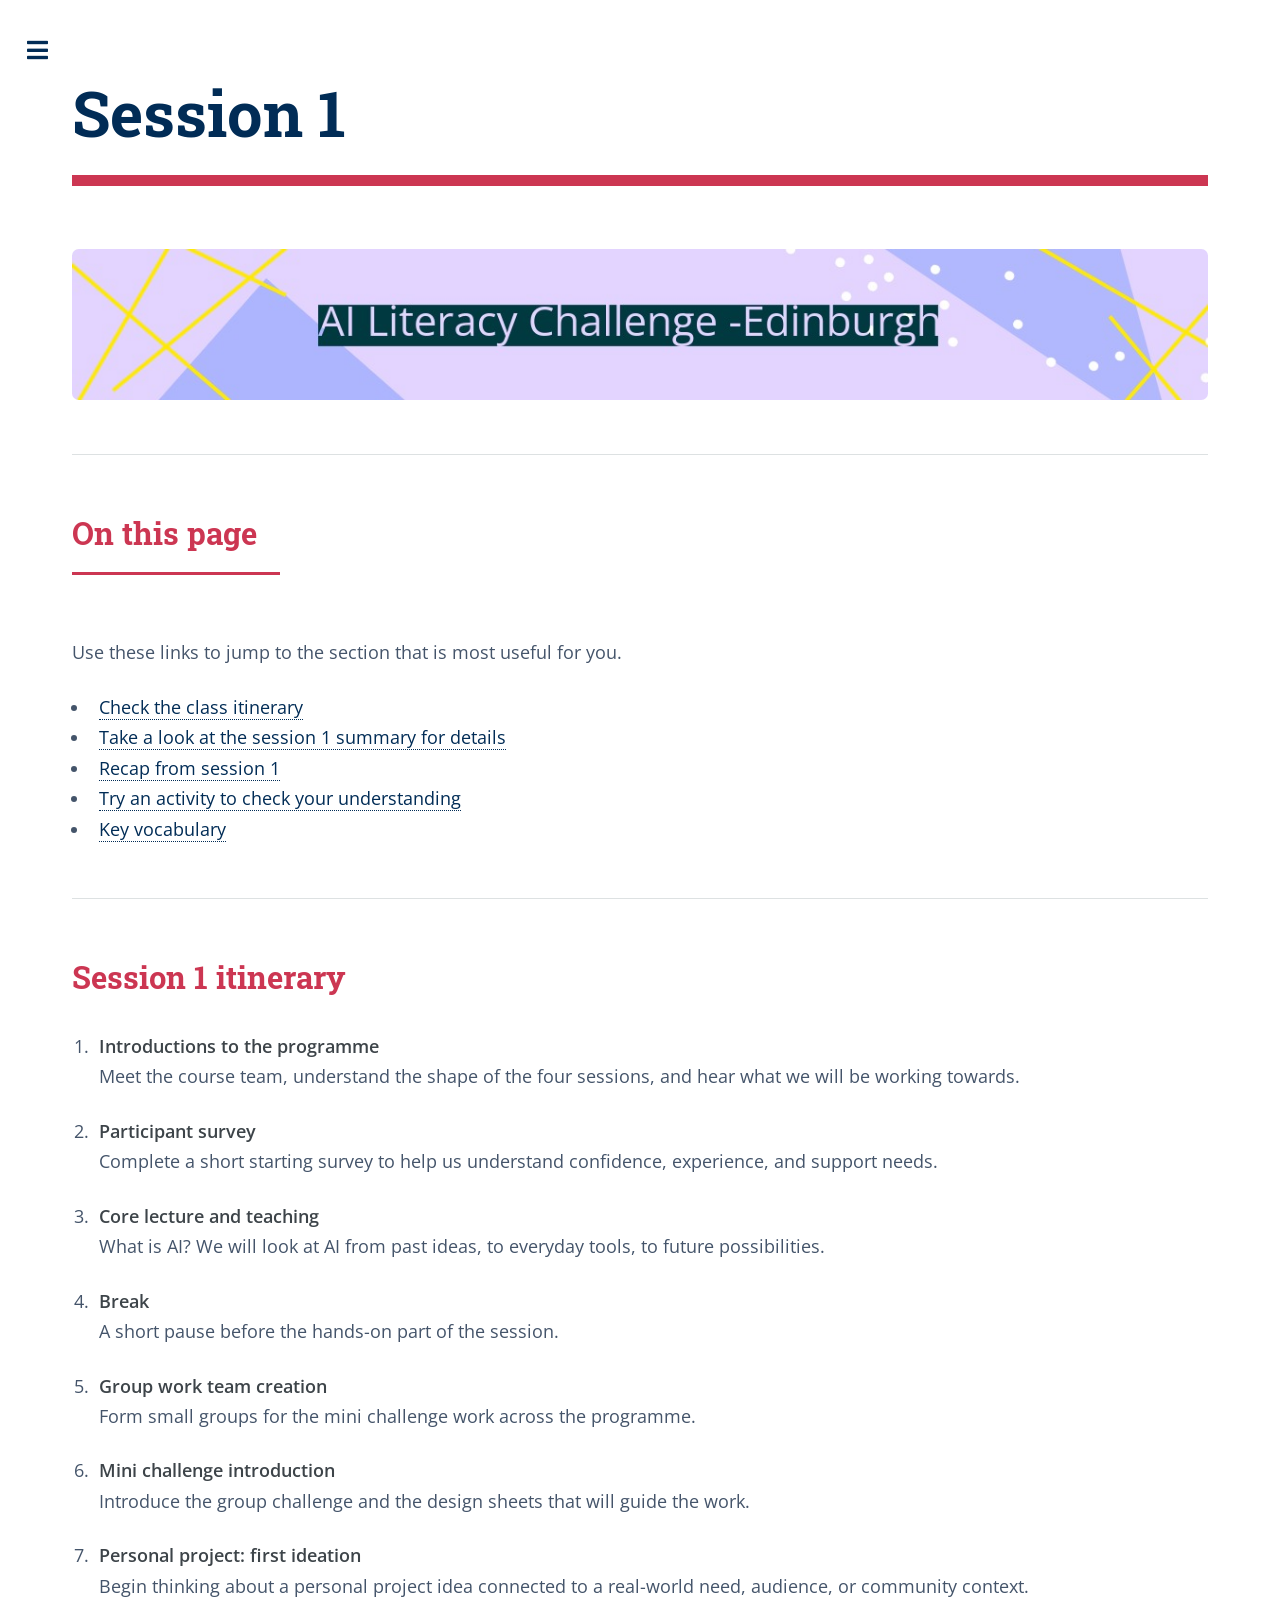
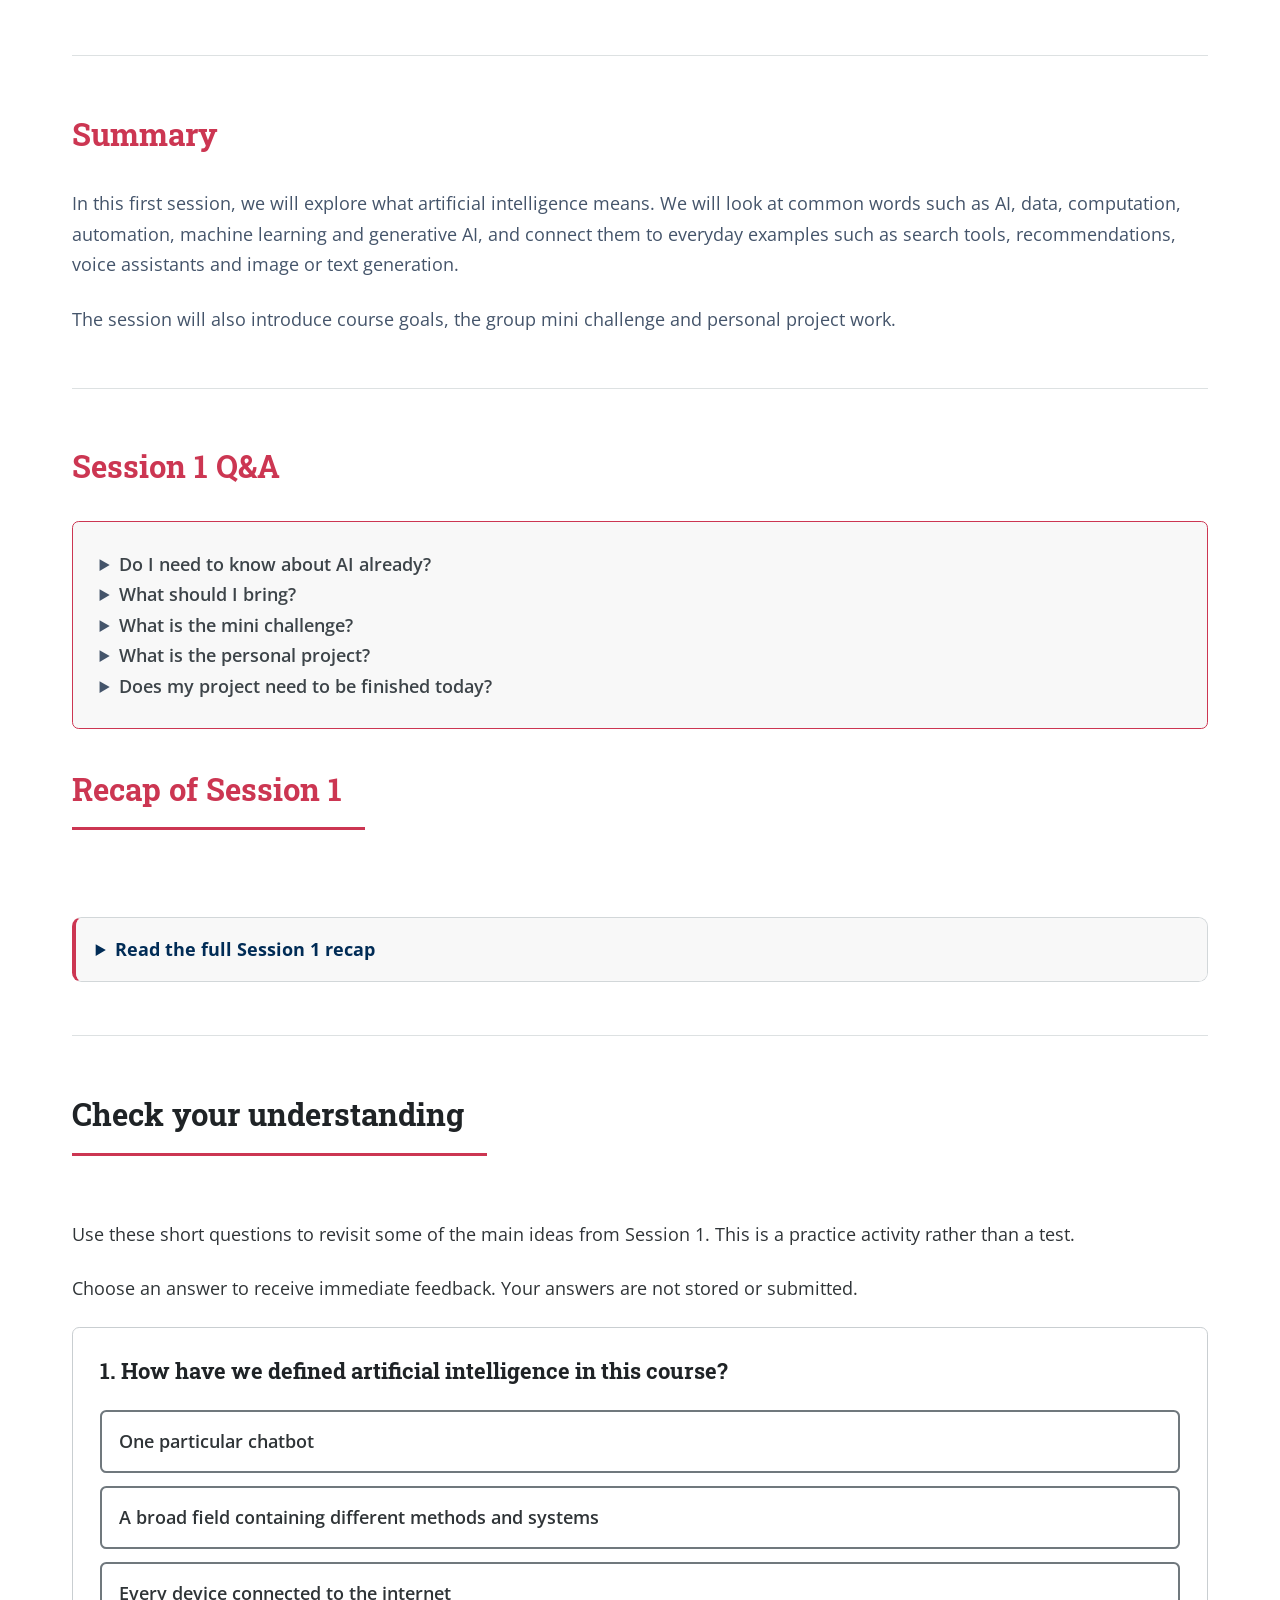
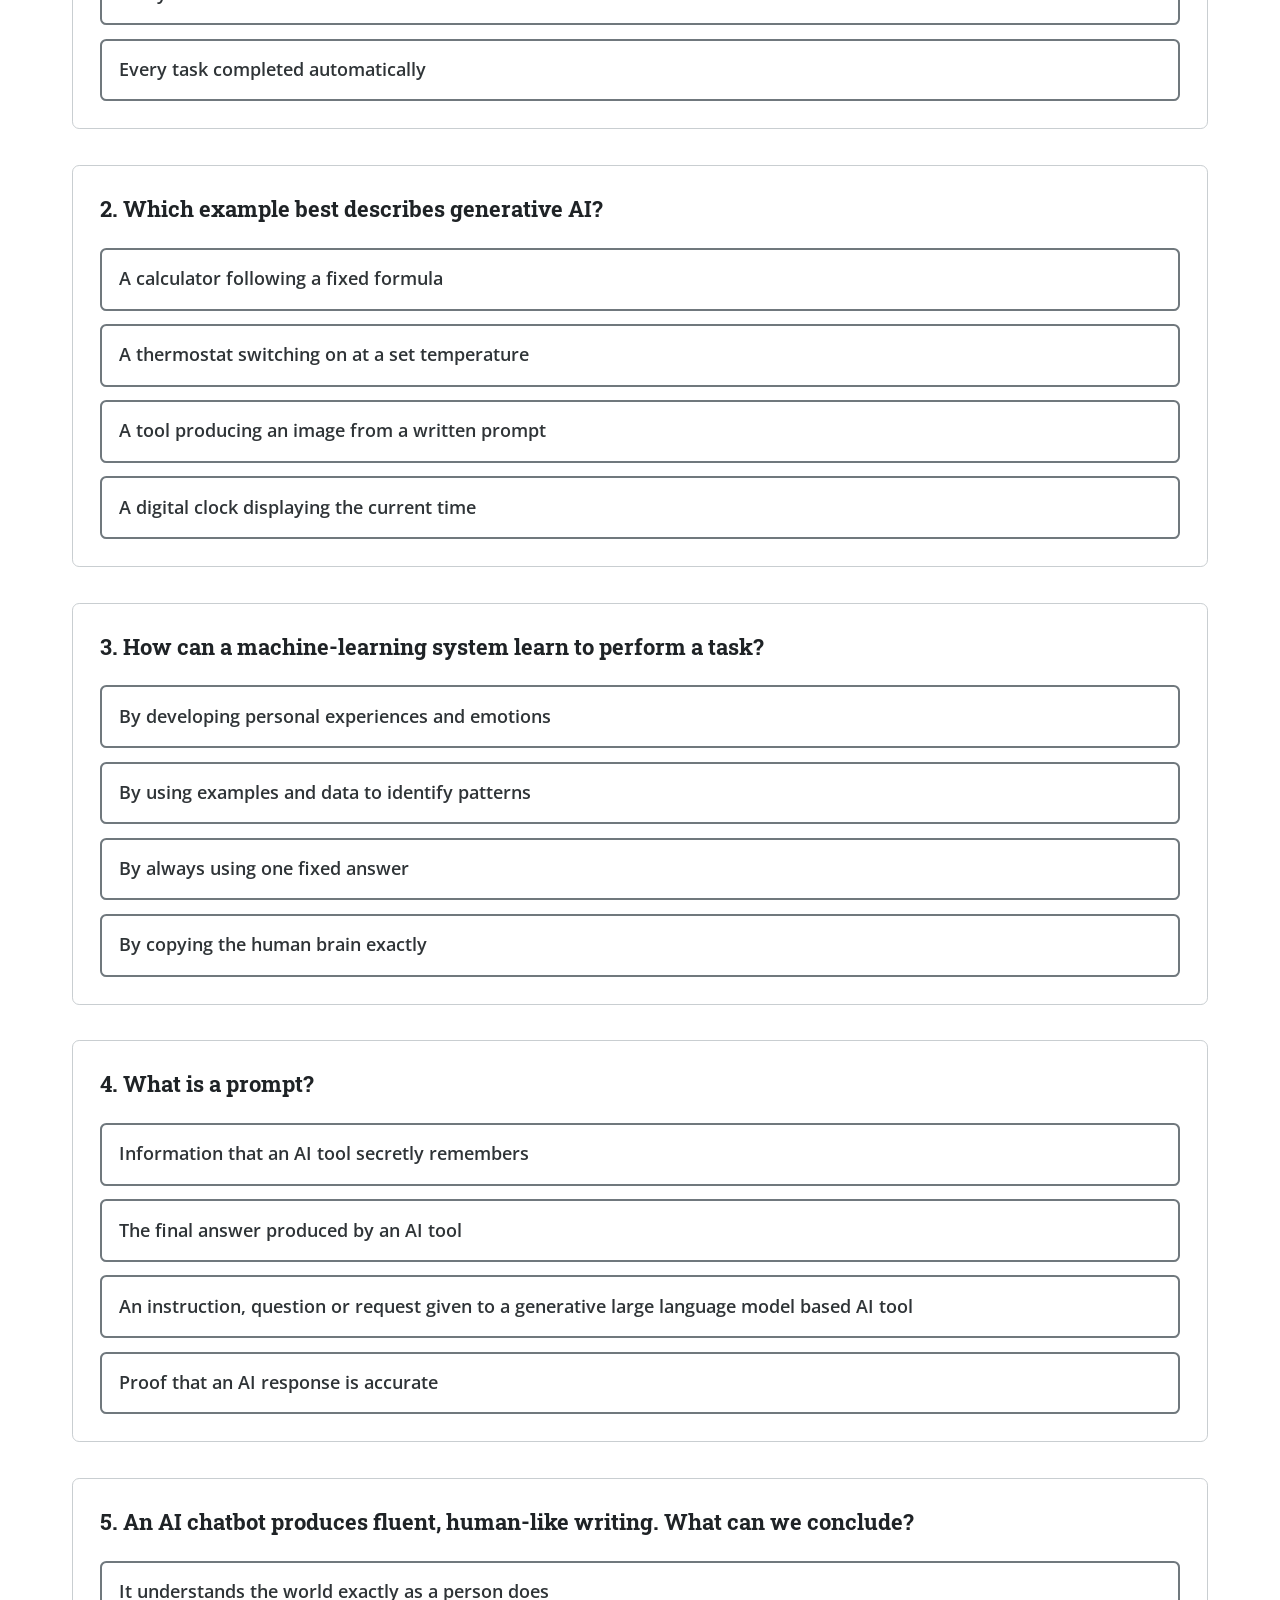
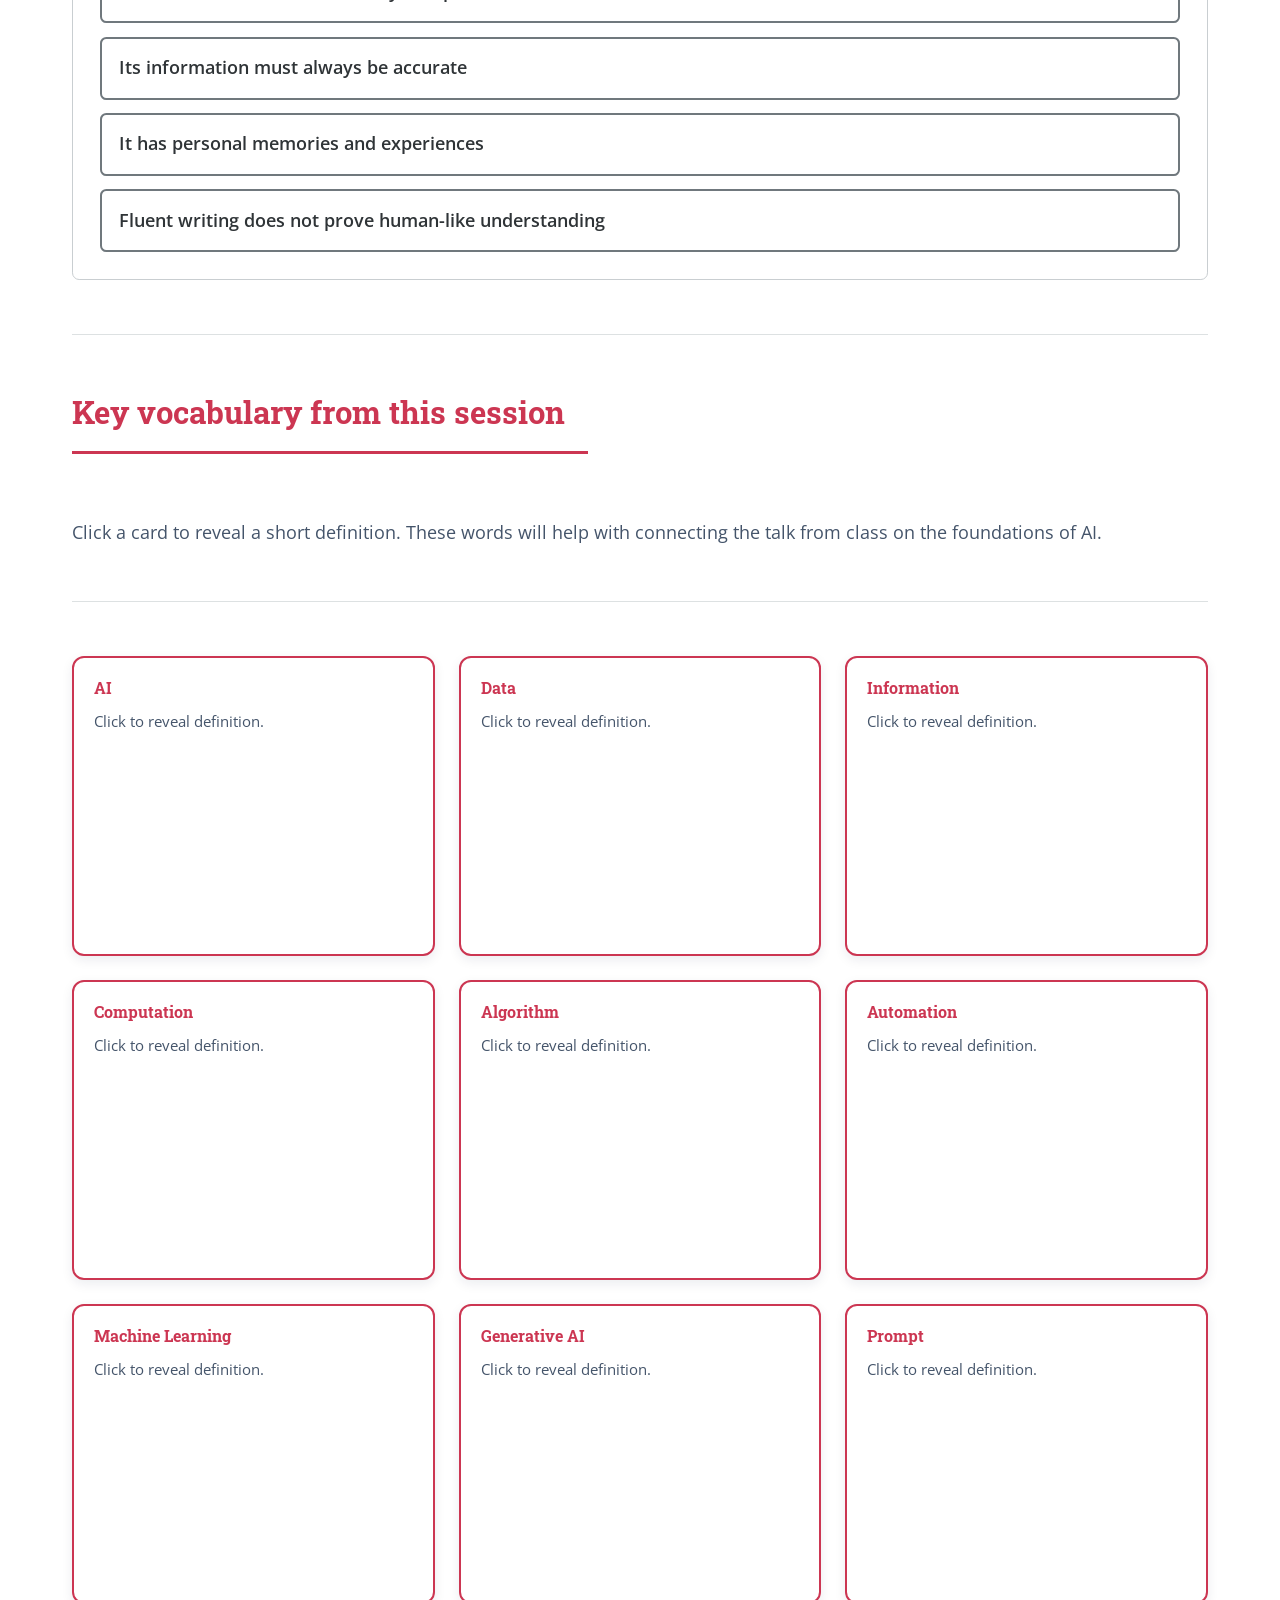
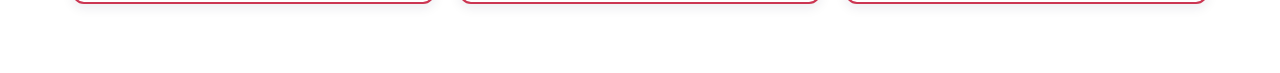
<file: session-1.html>
<!DOCTYPE html>
<html>
  <head>
    <title>Session 1 - AI Literacy Challenge 2026</title>
    <meta charset="utf-8" />
    <meta
      name="viewport"
      content="width=device-width, initial-scale=1, user-scalable=no"
    />
    <link rel="stylesheet" href="assets/css/main.css" />
    <link rel="stylesheet" href="assets/css/custom.css" />
  </head>

  <body class="is-preload session-page session-one">
    <!-- Wrapper -->
    <div id="wrapper">
      <!-- Main -->
      <div id="main">
        <div class="inner">
          <!-- Content -->
          <section>
            <header class="main">
              <h1>Session 1</h1>
            </header>
            <span class="image main">
              <img src="images/banner-S1.jpg" alt="" />
            </span>
            <hr class="major" />
            <!--contents links-->
            <section class="contents">
              <header class="major">
                <h2>On this page</h2>
              </header>
              <p>
                Use these links to jump to the section that is most useful for
                you.
              </p>
              <ul>
                <li>
                  <a href="#session-1-itinerary">Check the class itinerary</a>
                </li>
                <li>
                  <a href="#session-1-summary"
                    >Take a look at the session 1 summary for details</a
                  >
                </li>
                <li>
                  <a href="#session-1-recap">Recap from session 1</a>
                </li>
                <li>
                  <a href="#session-1-check"
                    >Try an activity to check your understanding</a
                  >
                </li>
                <li>
                  <a href="#key-vocab">Key vocabulary</a>
                </li>
              </ul>
            </section>
            <hr class="major" />
            <section class="itinerary" id="session-1-itinerary"></section>
            <h2>Session 1 itinerary</h2>
            <ol>
              <li>
                <strong>Introductions to the programme</strong>
                <p>
                  Meet the course team, understand the shape of the four
                  sessions, and hear what we will be working towards.
                </p>
              </li>
              <li>
                <strong>Participant survey</strong>
                <p>
                  Complete a short starting survey to help us understand
                  confidence, experience, and support needs.
                </p>
              </li>
              <li>
                <strong>Core lecture and teaching</strong>
                <p>
                  What is AI? We will look at AI from past ideas, to everyday
                  tools, to future possibilities.
                </p>
              </li>
              <li>
                <strong>Break</strong>
                <p>A short pause before the hands-on part of the session.</p>
              </li>
              <li>
                <strong>Group work team creation</strong>
                <p>
                  Form small groups for the mini challenge work across the
                  programme.
                </p>
              </li>
              <li>
                <strong>Mini challenge introduction</strong>
                <p>
                  Introduce the group challenge and the design sheets that will
                  guide the work.
                </p>
              </li>
              <li>
                <strong>Personal project: first ideation</strong>
                <p>
                  Begin thinking about a personal project idea connected to a
                  real-world need, audience, or community context.
                </p>
              </li>
            </ol>
            <hr class="major" />
            <section class="summary-session1" id="session-1-summary"></section>
            <h2>Summary</h2>
            <p>
              In this first session, we will explore what artificial
              intelligence means. We will look at common words such as AI, data,
              computation, automation, machine learning and generative AI, and
              connect them to everyday examples such as search tools,
              recommendations, voice assistants and image or text generation.
            </p>
            <p>
              The session will also introduce course goals, the group mini
              challenge and personal project work.
            </p>
            <hr class="major" />
            <h2>Session 1 Q&amp;A</h2>
            <div class="box">
              <details>
                <summary>
                  <strong>Do I need to know about AI already?</strong>
                </summary>
                <p>
                  No. The session starts from the beginning. You can ask
                  questions at any point.
                </p>
              </details>
              <details>
                <summary>
                  <strong>What should I bring?</strong>
                </summary>
                <p>
                  We will be liaising with you on devices to use in class, you
                  do not have to worry about bringing anything.
                </p>
              </details>
              <details>
                <summary>
                  <strong>What is the mini challenge?</strong>
                </summary>
                <p>
                  The mini challenge is a group design activity. Your group will
                  use AI and other tools to plan a practical solution to a
                  real-world challenge.
                </p>
              </details>
              <details>
                <summary>
                  <strong>What is the personal project?</strong>
                </summary>
                <p>
                  The personal project is your own idea. You will work on
                  developing the idea, and the teaching team can help you with
                  understanding which tools would best support you, both AI and
                  non AI tools.
                </p>
              </details>
              <details>
                <summary>
                  <strong>Does my project need to be finished today?</strong>
                </summary>
                <p>
                  No. In Session 1, the aim is to begin with sketching out the
                  main ideas. You are choosing a possible direction, and working
                  on it weekly using guided handouts and in-class support.
                </p>
              </details>
            </div>
            <!--Session 1 recap -->
            <section id="session-1-recap" class="session-recap">
              <header class="major">
                <h2>Recap of Session 1</h2>
              </header>
              <details class="recap-disclosure">
                <summary>Read the full Session 1 recap</summary>
                <div class="recap-content">
                  <p>
                    In Session 1, we began by exploring what the term
                    <strong>artificial intelligence</strong>
                    can include and worked through a quick quiz check
                    <a
                      href="https://weandai.org/quiz/"
                      target="_blank"
                      rel="noopener noreferrer"
                    >
                      (We & AI)
                    </a>
                    . AI is not one single method, it is an umbrella term to
                    capture many types of methods and tools. The wider field
                    includes machine learning, generative AI, agent-based
                    systems, and fixed rule-based systems. We also discussed the
                    roles of data, information, computation, programming a
                    computer, and computer systems.
                  </p>
                  <p>
                    We considered how ideas from subjects including mathematics,
                    computer science, biology (neuroscience), and philosophy
                    have contributed to the development of AI. We also looked at
                    how earlier technologies and ideas about machines that have
                    influenced the systems and tools we use today
                    <a
                      href="Automatic Computing Engine (ACE) pilot model, 1949 | Science Museum Group Collection"
                      target="_blank"
                      rel="noopener noreferrer"
                      >see: ACE and the work of Alan Turing</a
                    >
                    . Questions about the influence of sci-fi, robots and how we
                    perceive thinking, feeling machines was explored in the
                    context of AI, linking to ideas in brain sciences for how we
                    produce language, thoughts and intelligent expressions.
                  </p>
                  <p>
                    We explored how machines work with images, sounds, words,
                    and other forms of information. Machine-learning systems can
                    use examples and data to identify patterns and make
                    predictions. Generative AI tools can produce text, images,
                    sound, code, or other content in response to instructions
                    from us. We had a brief look at neural networks and what
                    they are:
                    <a
                      href="https://playground.tensorflow.org/#activation=tanh&batchSize=10&dataset=circle&regDataset=reg-plane&learningRate=0.03&regularizationRate=0&noise=0&networkShape=4,2&seed=0.66129&showTestData=false&discretize=false&percTrainData=50&x=true&y=true&xTimesY=false&xSquared=false&ySquared=false&cosX=false&sinX=false&cosY=false&sinY=false&collectStats=false&problem=classification&initZero=false&hideText=false"
                      target="_blank"
                      rel="noopener noreferrer"
                    >
                      Neural playground,</a
                    >
                    The jump from neural networks to deep learning and then
                    large language models was introduced briefly.
                  </p>
                  <p>
                    We introduced large language models and AI chatbots (which
                    use language based prompts in order for us to interact with
                    them). These tools can produce fluent, human-like responses,
                    but this does not mean that they understand, remember,
                    imagine, or experience the world in the same way as a
                    person. Their responses still need human judgement and
                    careful checking.
                  </p>
                  <div class="box">
                    <h3>Main ideas from the session</h3>
                    <ul>
                      <li>
                        AI is a broad term covering different methods and
                        systems.
                      </li>
                      <li>
                        Not every automated or computer-based system uses AI.
                      </li>
                      <li>
                        Data and information play an important role in machine
                        learning.
                      </li>
                      <li>
                        Machine-learning systems can identify patterns and make
                        predictions from examples.
                      </li>
                      <li>
                        Generative AI can produce new content in response to a
                        prompt.
                      </li>
                      <li>
                        A prompt is the instruction, question, or request given
                        to an AI tool.
                      </li>
                      <li>
                        Human-like chatbot responses do not prove human-like
                        understanding.
                      </li>
                      <li>
                        People remain responsible for reviewing and checking
                        AI-assisted work.
                      </li>
                    </ul>
                  </div>
                  <h3>Activities started in this session</h3>
                  <p>
                    We formed teams and began examining the Mini Challenges. The
                    first step was to understand the main issue presented by
                    each community organisation before thinking about possible
                    solutions.
                  </p>
                  <p>
                    We also began the Personal Project activity by identifying
                    interests, real-world needs in our communities, possible
                    audiences, and early ideas that could be developed during
                    the programme.
                  </p>
                </div>
              </details>
            </section>
            <!--Session 1 recap -->
            <hr class="major" />
            <!--Session 1 interactive learning check -->
            <section id="session-1-check" class="knowledge-check">
              <header class="major">
                <h2>Check your understanding</h2>
              </header>
              <p>
                Use these short questions to revisit some of the main ideas from
                Session 1. This is a practice activity rather than a test.
              </p>
              <p>
                Choose an answer to receive immediate feedback. Your answers are
                not stored or submitted.
              </p>
              <!-- Question 1 -->
              <article class="knowledge-card" data-knowledge-question>
                <h3>
                  1. How have we defined artificial intelligence in this course?
                </h3>
                <div
                  class="knowledge-options"
                  role="group"
                  aria-label="Answer choices for question 1"
                >
                  <button
                    type="button"
                    class="knowledge-option"
                    data-correct="false"
                    aria-pressed="false"
                  >
                    One particular chatbot
                  </button>
                  <button
                    type="button"
                    class="knowledge-option"
                    data-correct="true"
                    aria-pressed="false"
                  >
                    A broad field containing different methods and systems
                  </button>
                  <button
                    type="button"
                    class="knowledge-option"
                    data-correct="false"
                    aria-pressed="false"
                  >
                    Every device connected to the internet
                  </button>
                  <button
                    type="button"
                    class="knowledge-option"
                    data-correct="false"
                    aria-pressed="false"
                  >
                    Every task completed automatically
                  </button>
                </div>
                <div class="knowledge-feedback" aria-live="polite" hidden>
                  <div class="feedback-correct" hidden>
                    <h4>Correct</h4>
                    <p>
                      Artificial intelligence is a broad field rather than one
                      single tool or method. It includes different approaches
                      such as machine learning, generative AI, agent-based
                      systems and some rule-based systems.
                    </p>
                  </div>
                  <div class="feedback-incorrect" hidden>
                    <h4>Not quite</h4>
                    <p>
                      The correct answer is
                      <strong>
                        a broad field containing different methods and systems
                      </strong>
                      . A chatbot is one possible AI application, but it does
                      not represent the whole field.
                    </p>
                  </div>
                  <button type="button" class="knowledge-reset">
                    Try this question again
                  </button>
                </div>
              </article>
              <!-- Question 2 -->
              <article class="knowledge-card" data-knowledge-question>
                <h3>2. Which example best describes generative AI?</h3>
                <div
                  class="knowledge-options"
                  role="group"
                  aria-label="Answer choices for question 2"
                >
                  <button
                    type="button"
                    class="knowledge-option"
                    data-correct="false"
                    aria-pressed="false"
                  >
                    A calculator following a fixed formula
                  </button>
                  <button
                    type="button"
                    class="knowledge-option"
                    data-correct="false"
                    aria-pressed="false"
                  >
                    A thermostat switching on at a set temperature
                  </button>
                  <button
                    type="button"
                    class="knowledge-option"
                    data-correct="true"
                    aria-pressed="false"
                  >
                    A tool producing an image from a written prompt
                  </button>
                  <button
                    type="button"
                    class="knowledge-option"
                    data-correct="false"
                    aria-pressed="false"
                  >
                    A digital clock displaying the current time
                  </button>
                </div>
                <div class="knowledge-feedback" aria-live="polite" hidden>
                  <div class="feedback-correct" hidden>
                    <h4>Correct</h4>
                    <p>
                      Generative AI can produce new text, images, audio, video,
                      code or other content in response to a prompt.
                    </p>
                  </div>
                  <div class="feedback-incorrect" hidden>
                    <h4>Not quite</h4>
                    <p>
                      The correct answer is
                      <strong>
                        a tool producing an image, sound, video or text from a
                        written prompt
                      </strong>
                      . The other examples follow fixed instructions,
                      calculations or rules.
                    </p>
                  </div>
                  <button type="button" class="knowledge-reset">
                    Try this question again
                  </button>
                </div>
              </article>
              <!-- Question 3 -->
              <article class="knowledge-card" data-knowledge-question>
                <h3>
                  3. How can a machine-learning system learn to perform a task?
                </h3>
                <div
                  class="knowledge-options"
                  role="group"
                  aria-label="Answer choices for question 3"
                >
                  <button
                    type="button"
                    class="knowledge-option"
                    data-correct="false"
                    aria-pressed="false"
                  >
                    By developing personal experiences and emotions
                  </button>
                  <button
                    type="button"
                    class="knowledge-option"
                    data-correct="true"
                    aria-pressed="false"
                  >
                    By using examples and data to identify patterns
                  </button>
                  <button
                    type="button"
                    class="knowledge-option"
                    data-correct="false"
                    aria-pressed="false"
                  >
                    By always using one fixed answer
                  </button>
                  <button
                    type="button"
                    class="knowledge-option"
                    data-correct="false"
                    aria-pressed="false"
                  >
                    By copying the human brain exactly
                  </button>
                </div>
                <div class="knowledge-feedback" aria-live="polite" hidden>
                  <div class="feedback-correct" hidden>
                    <h4>Correct</h4>
                    <p>
                      Machine-learning systems use examples and data to identify
                      patterns. These patterns can then support predictions,
                      classifications or other outputs.
                    </p>
                  </div>
                  <div class="feedback-incorrect" hidden>
                    <h4>Not quite</h4>
                    <p>
                      The correct answer is
                      <strong>
                        by using examples and data to identify patterns
                      </strong>
                      . This does not give the computer human experiences,
                      feelings or understanding.
                    </p>
                  </div>
                  <button type="button" class="knowledge-reset">
                    Try this question again
                  </button>
                </div>
              </article>
              <!-- Question 4 -->
              <article class="knowledge-card" data-knowledge-question>
                <h3>4. What is a prompt?</h3>
                <div
                  class="knowledge-options"
                  role="group"
                  aria-label="Answer choices for question 4"
                >
                  <button
                    type="button"
                    class="knowledge-option"
                    data-correct="false"
                    aria-pressed="false"
                  >
                    Information that an AI tool secretly remembers
                  </button>
                  <button
                    type="button"
                    class="knowledge-option"
                    data-correct="false"
                    aria-pressed="false"
                  >
                    The final answer produced by an AI tool
                  </button>
                  <button
                    type="button"
                    class="knowledge-option"
                    data-correct="true"
                    aria-pressed="false"
                  >
                    An instruction, question or request given to a generative
                    large language model based AI tool
                  </button>
                  <button
                    type="button"
                    class="knowledge-option"
                    data-correct="false"
                    aria-pressed="false"
                  >
                    Proof that an AI response is accurate
                  </button>
                </div>
                <div class="knowledge-feedback" aria-live="polite" hidden>
                  <div class="feedback-correct" hidden>
                    <h4>Correct</h4>
                    <p>
                      A prompt is an instruction, question, request or other
                      input given to an AI tool.
                    </p>
                  </div>
                  <div class="feedback-incorrect" hidden>
                    <h4>Not quite</h4>
                    <p>
                      The correct answer is
                      <strong>
                        an instruction, question or request given to an AI tool
                      </strong>
                      . The prompt is the input rather than the response
                      produced by the tool.
                    </p>
                  </div>
                  <button type="button" class="knowledge-reset">
                    Try this question again
                  </button>
                </div>
              </article>
              <!-- Question 5 -->
              <article class="knowledge-card" data-knowledge-question>
                <h3>
                  5. An AI chatbot produces fluent, human-like writing. What can
                  we conclude?
                </h3>
                <div
                  class="knowledge-options"
                  role="group"
                  aria-label="Answer choices for question 5"
                >
                  <button
                    type="button"
                    class="knowledge-option"
                    data-correct="false"
                    aria-pressed="false"
                  >
                    It understands the world exactly as a person does
                  </button>
                  <button
                    type="button"
                    class="knowledge-option"
                    data-correct="false"
                    aria-pressed="false"
                  >
                    Its information must always be accurate
                  </button>
                  <button
                    type="button"
                    class="knowledge-option"
                    data-correct="false"
                    aria-pressed="false"
                  >
                    It has personal memories and experiences
                  </button>
                  <button
                    type="button"
                    class="knowledge-option"
                    data-correct="true"
                    aria-pressed="false"
                  >
                    Fluent writing does not prove human-like understanding
                  </button>
                </div>
                <div class="knowledge-feedback" aria-live="polite" hidden>
                  <div class="feedback-correct" hidden>
                    <h4>Correct</h4>
                    <p>
                      An AI chatbot can produce convincing language without
                      understanding or experiencing the world in the same way as
                      a person. Its outputs still require human judgement and
                      checking.
                    </p>
                  </div>
                  <div class="feedback-incorrect" hidden>
                    <h4>Not quite</h4>
                    <p>
                      The correct answer is
                      <strong>
                        fluent writing does not prove human-like understanding
                      </strong>
                      . A response may sound confident or natural while still
                      being incomplete, misleading or wrong.
                    </p>
                  </div>
                  <button type="button" class="knowledge-reset">
                    Try this question again
                  </button>
                </div>
              </article>
            </section>
            <!-- Session 1 interactive learning check wrapped -->
            <hr class="major" />
            <section class="vocabulary-section" id="key-vocab"></section>
            <header class="major">
              <h2>Key vocabulary from this session</h2>
            </header>
            <p>
              Click a card to reveal a short definition. These words will help
              with connecting the talk from class on the foundations of AI.
            </p>
            <hr class="major" />
            <div class="vocab-grid">
              <div
                class="vocab-card"
                role="button"
                tabindex="0"
                aria-pressed="false"
              >
                <span class="vocab-card-inner">
                  <span class="vocab-card-front">
                    <h3>AI</h3>
                    <p>Click to reveal definition.</p>
                  </span>
                  <span class="vocab-card-back">
                    <h3>Artificial Intelligence</h3>
                    <p>
                      Computer systems programmed by experts that can produce
                      predictions, support decisions, make recommendations, or
                      generate content. The listed tasks would typically require
                      human intelligence, therefore when machines produce these
                      outputs it is known as artificial intelligence. The term
                      AI is one umbrella word which covers a few different
                      categories of computer science & data science (machine
                      learning, neural networks, & deep learning). Whilst these
                      methods are different in size and scope, they rely on
                      initial data inputs, followed by mathematical functions,
                      discovering patterns in the data and in some cases
                      'training' the model to 'learn', in order to produce
                      outputs. These methods were developed by various
                      researchers, largely for analysing data, making sense of
                      complex systems, predictions based on existing data and
                      classification. Typically, a set task is given for
                      designing a machine-based program, for example weather
                      forecasting would include the task of predicting weather
                      based on prior data. However, the range of tasks under the
                      AI umbrella is quite wide and depends on which exact
                      method is used, for which task, and how data was utilised
                      in a given model.
                    </p>
                    <p class="vocab-source">
                      Source: Class tutor
                      <!--<a href="https://example.com/source-link" target="_blank"
											rel="noopener noreferrer">Source name</a> --->
                    </p>
                  </span>
                </span>
              </div>
              <div
                class="vocab-card"
                role="button"
                tabindex="0"
                aria-pressed="false"
              >
                <span class="vocab-card-inner">
                  <span class="vocab-card-front">
                    <h3>Data</h3>
                    <p>Click to reveal definition.</p>
                  </span>
                  <span class="vocab-card-back">
                    <h3>Data</h3>
                    <p>
                      Information that can be collected, stored, organised,
                      analysed, or used by a computer system (most typically).
                    </p>
                    <p class="vocab-source">
                      Source: Class tutor
                      <!--	<a href="https://example.com/source-link" target="_blank"
												rel="noopener noreferrer">Source name</a> -->
                    </p>
                  </span>
                </span>
              </div>
              <div
                class="vocab-card"
                role="button"
                tabindex="0"
                aria-pressed="false"
              >
                <span class="vocab-card-inner">
                  <span class="vocab-card-front">
                    <h3>Information</h3>
                    <p>Click to reveal definition.</p>
                  </span>
                  <span class="vocab-card-back">
                    <h3>Information</h3>
                    <p>
                      Data that has been given meaning or context so that people
                      or systems can understand and use it. When data are put
                      together, have narrative around how they fit, they can be
                      given context which can inform us and let us know what it
                      represents as information about that context. Example: in
                      this class you have been given a lot of information about
                      AI, this is composed of teaching, activities, insights
                      from each other, insights from the tutor and different
                      types of resources.
                    </p>
                    <p class="vocab-source">
                      Source: Class tutor
                      <!--	<a href="https://example.com/source-link" target="_blank"
												rel="noopener noreferrer">Source name</a> -->
                    </p>
                  </span>
                </span>
              </div>
              <div
                class="vocab-card"
                role="button"
                tabindex="0"
                aria-pressed="false"
              >
                <span class="vocab-card-inner">
                  <span class="vocab-card-front">
                    <h3>Computation</h3>
                    <p>Click to reveal definition.</p>
                  </span>
                  <span class="vocab-card-back">
                    <h3>Computation</h3>
                    <p>
                      Performing calculations or steps to calculate information,
                      individually or via a computer system.
                    </p>
                    <p class="vocab-source">
                      Source: Class tutor
                      <!-- <a href="https://example.com/source-link" target="_blank"
											rel="noopener noreferrer">Source name</a> -->
                    </p>
                  </span>
                </span>
              </div>
              <div
                class="vocab-card"
                role="button"
                tabindex="0"
                aria-pressed="false"
              >
                <span class="vocab-card-inner">
                  <span class="vocab-card-front">
                    <h3>Algorithm</h3>
                    <p>Click to reveal definition.</p>
                  </span>
                  <span class="vocab-card-back">
                    <h3>Algorithm</h3>
                    <p>
                      A set of instructions or steps that a computer follows to
                      complete a task or solve a problem. The series of steps
                      might include calculations in a specific order, collating
                      data, adjusting values, and guiding a process. It may
                      follow the pattern of Input (data provides the examples)
                      -> Calculations (mathematics to calculate) -> Steps
                      (algorithm for organising steps) -> Outputs (The computer
                      or model produces the output).
                    </p>
                    <p class="vocab-source">
                      Source: Class tutor
                      <!-- <a href="https://example.com/source-link" target="_blank"
											rel="noopener noreferrer">Source name</a> -->
                    </p>
                  </span>
                </span>
              </div>
              <div
                class="vocab-card"
                role="button"
                tabindex="0"
                aria-pressed="false"
              >
                <span class="vocab-card-inner">
                  <span class="vocab-card-front">
                    <h3>Automation</h3>
                    <p>Click to reveal definition.</p>
                  </span>
                  <span class="vocab-card-back">
                    <h3>Automation</h3>
                    <p>
                      When a machine or software carries out a task with little
                      or no repeated human effort. You can think of automation
                      as deriving from the word automatic. Typically, an
                      automatic process would be pre-set in a specific way so
                      that a process can run again and again without too much
                      handling. A simple example would be setting up a news feed
                      widget on your computer that is set to pull in news items
                      from your selected themes or topics weekly. Another
                      example from manufacturing in factories could be a set
                      process for a product on a conveyor belt where the
                      machinery is programmed to place the caramel topping on
                      every ice cream cone which passes through in the sequence.
                    </p>
                    <p class="vocab-source">
                      Source: Class tutor.
                      <!--<a href="https://example.com/source-link" target="_blank"
											rel="noopener noreferrer">Source name</a> -->
                    </p>
                  </span>
                </span>
              </div>
              <div
                class="vocab-card"
                role="button"
                tabindex="0"
                aria-pressed="false"
              >
                <span class="vocab-card-inner">
                  <span class="vocab-card-front">
                    <h3>Machine Learning</h3>
                    <p>Click to reveal definition.</p>
                  </span>
                  <span class="vocab-card-back">
                    <h3>Machine Learning</h3>
                    <p>
                      A type of AI where a computer system uses data to find
                      patterns and make predictions or groupings
                      (classification). Typically, the patterns that exist in
                      data are 'learned' by the machine learning model,
                      therefore human instruction in the pattern discovery is
                      not required. However, humans guide and setup the data in
                      different ways at the start, they decide what task the
                      machine learning model should perform, and evaluate its
                      performance based on specific goals. Machine learning is
                      composed of a number of methods and approaches, with
                      initial foundations in statistics and building up from
                      there. One example where machine learning has been
                      implemented and is noted as a classic case, is the process
                      by which spam emails are filtered in your mailbox.
                      Distinguishing spam from not spam would be called
                      classification. The model requires lots of data (examples
                      of emails), sometimes these would be labelled by a person,
                      which means a tag for what they are is given so that the
                      model can train effectively on the categories. Based on
                      the data the model is able to pick up on which patterns
                      exist in typical spam emails versus not spam, this
                      learning comes from supported exposure, then the
                      classification is made possible. Sometimes an important
                      email might end up in spam, but in more cases than not,
                      the program does well to filter out spam emails so they
                      never make it to your inbox folder. Other uses of machine
                      learning expand into research with data from health,
                      environment and so forth. Academic researchers as well as
                      private companies might use these methods to optimise a
                      tool, analysis or product.
                    </p>
                    <p class="vocab-source">
                      Source:
                      <a
                        href="https://www.cs.cmu.edu/~tom/mlbook.html"
                        target="_blank"
                        rel="noopener noreferrer"
                      >
                        Class tutor (reference to spam emails, task, performance
                        and learned experience derived from Tom Mitchell)
                      </a>
                    </p>
                  </span>
                </span>
              </div>
              <div
                class="vocab-card"
                role="button"
                tabindex="0"
                aria-pressed="false"
              >
                <span class="vocab-card-inner">
                  <span class="vocab-card-front">
                    <h3>Generative AI</h3>
                    <p>Click to reveal definition.</p>
                  </span>
                  <span class="vocab-card-back">
                    <h3>Generative AI</h3>
                    <p>
                      Generative AI is a subset of AI capable of generating
                      text, images, video or other forms of output by using
                      probabilistic models trained across one or more domains.
                      These models learn from large amounts of specially-curated
                      training data to discern and replicate complex patterns
                      and structures. The output generated by these models
                      mimics the characteristics learned from that training
                      data, enabling many novel applications, ranging from
                      personalised content generation, to analysis, evaluation,
                      and aiding creative processes.
                    </p>
                    <p class="vocab-source">
                      Source:
                      <a
                        href="https://www.gov.uk/government/publications/ai-insights/ai-insights-generative-ai-html"
                        target="_blank"
                        rel="noopener noreferrer"
                        >UK Gov</a
                      >
                    </p>
                  </span>
                </span>
              </div>
              <div
                class="vocab-card"
                role="button"
                tabindex="0"
                aria-pressed="false"
              >
                <span class="vocab-card-inner">
                  <span class="vocab-card-front">
                    <h3>Prompt</h3>
                    <p>Click to reveal definition.</p>
                  </span>
                  <span class="vocab-card-back">
                    <h3>Prompt</h3>
                    <p>
                      The instruction, question, or request you give to a
                      generative AI tool that typically requires language based
                      interaction.
                    </p>
                    <p class="vocab-source">
                      Source: Class tutor
                      <!-- <a href="https://example.com/source-link" target="_blank"
											rel="noopener noreferrer">Source name</a> -->
                    </p>
                  </span>
                </span>
              </div>
            </div>
          </section>
        </div>
      </div>
      <!-- Sidebar -->
      <div id="sidebar">
        <div class="inner">
          <nav id="menu">
            <header class="major">
              <h2>Menu</h2>
            </header>
            <ul>
              <li>
                <a href="index.html">Home</a>
              </li>
              <li>
                <span class="opener">Sessions</span>
                <ul>
                  <li>
                    <a href="session-1.html">Session 1: Introduction to AI</a>
                  </li>
                  <li>
                    <a href="session-2.html"
                      >Session 2: Ethics and Responsible Use</a
                    >
                  </li>
                  <li>
                    <a href="session-3.html"
                      >Session 3: AI for Community Good</a
                    >
                  </li>
                  <li>
                    <a href="session-4.html">Session 4: Review and Share</a>
                  </li>
                </ul>
              </li>
              <li>
                <a href="personal-project.html">Personal Project Build</a>
              </li>
              <li>
                <a href="mini-challenge.html">Mini Challenge</a>
              </li>
              <li>
                <a href="tool-guides.html">Setup Guides &amp; Tools</a>
              </li>
              <li>
                <a href="further_resources.html">Further Resources</a>
              </li>
            </ul>
          </nav>
        </div>
      </div>
    </div>
    <!-- Scripts -->
    <script src="assets/js/jquery.min.js"></script>
    <script src="assets/js/browser.min.js"></script>
    <script src="assets/js/breakpoints.min.js"></script>
    <script src="assets/js/util.js"></script>
    <script src="assets/js/main.js"></script>
    <script src="assets/js/learning-activities.js"></script>
    <script>
      function toggleVocabCard(card) {
        card.classList.toggle("is-flipped");

        var isFlipped = card.classList.contains("is-flipped");
        card.setAttribute("aria-pressed", isFlipped ? "true" : "false");
      }

      document.querySelectorAll(".vocab-card").forEach(function (card) {
        card.addEventListener("click", function (event) {
          if (event.target.closest("a")) {
            return;
          }

          toggleVocabCard(card);
        });

        card.addEventListener("keydown", function (event) {
          if (event.key === "Enter" || event.key === " ") {
            event.preventDefault();
            toggleVocabCard(card);
          }
        });
      });
    </script>
  </body>
</html>
</file>
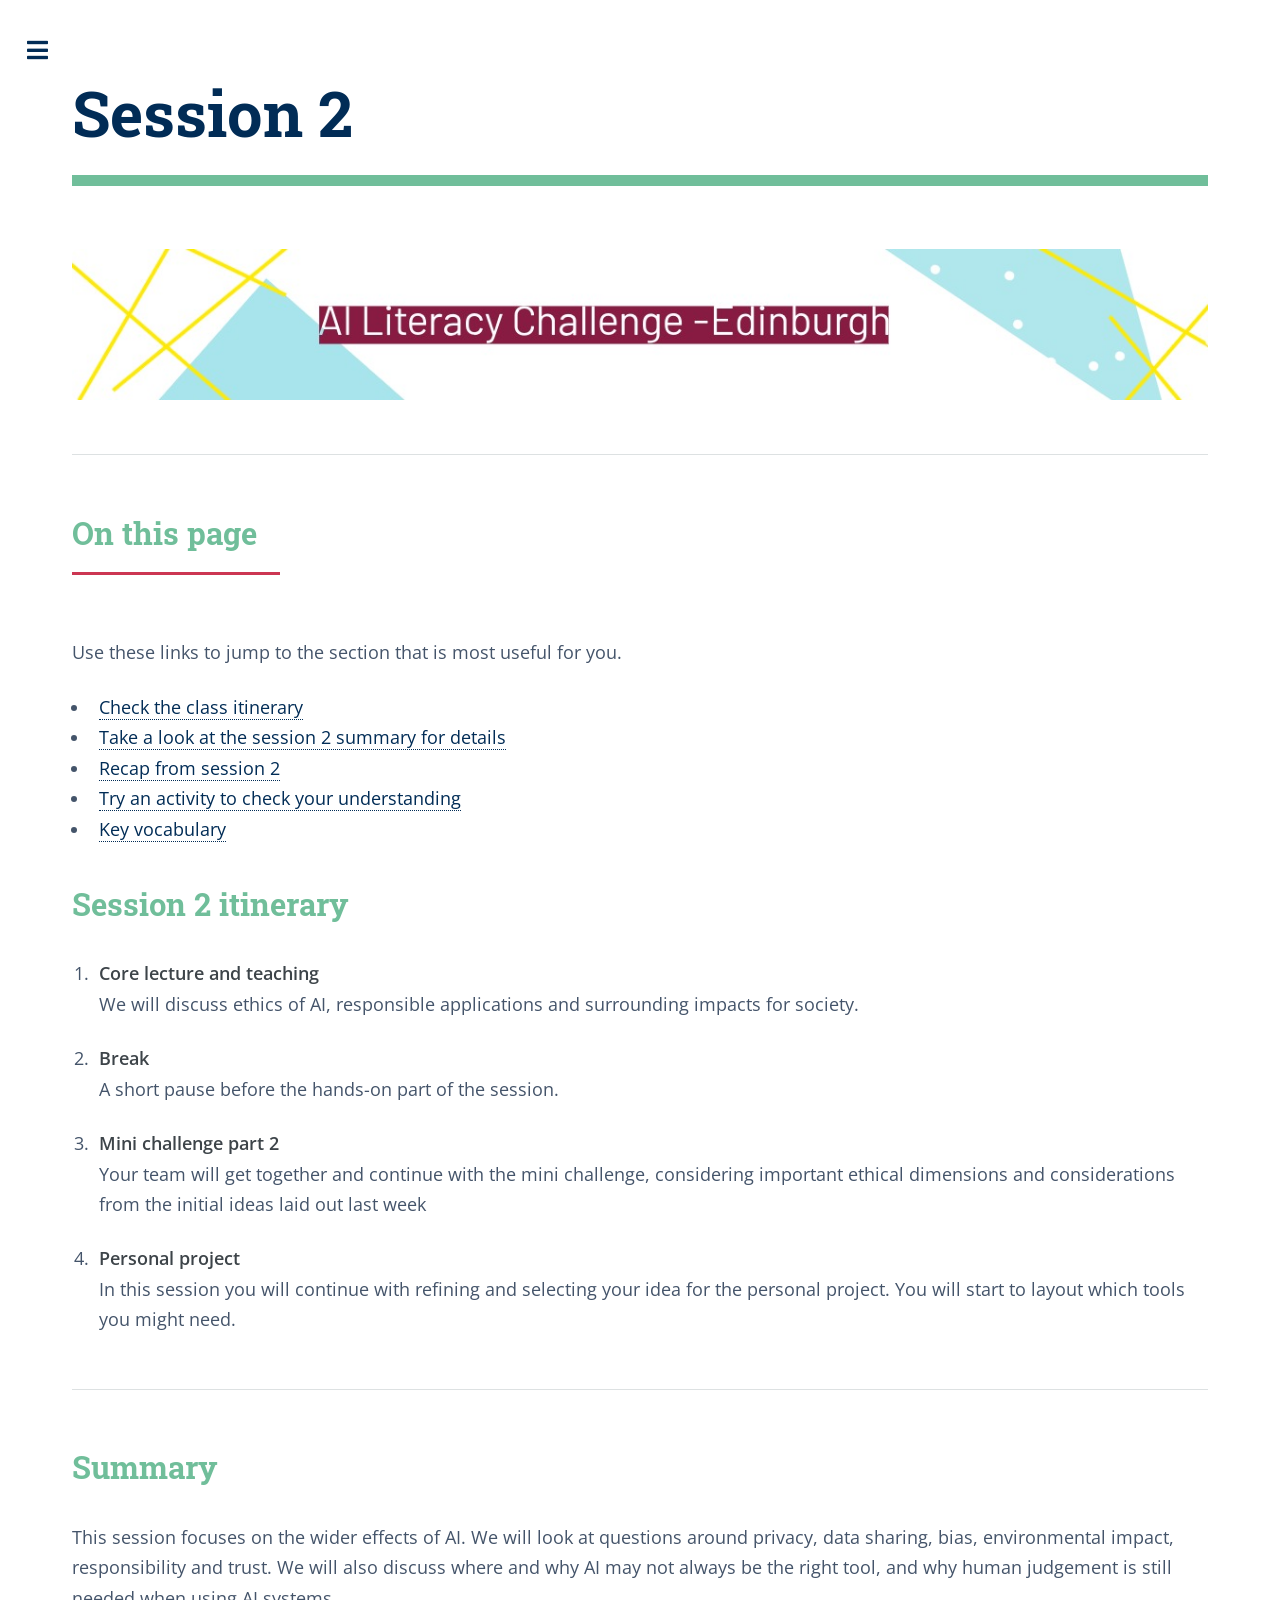
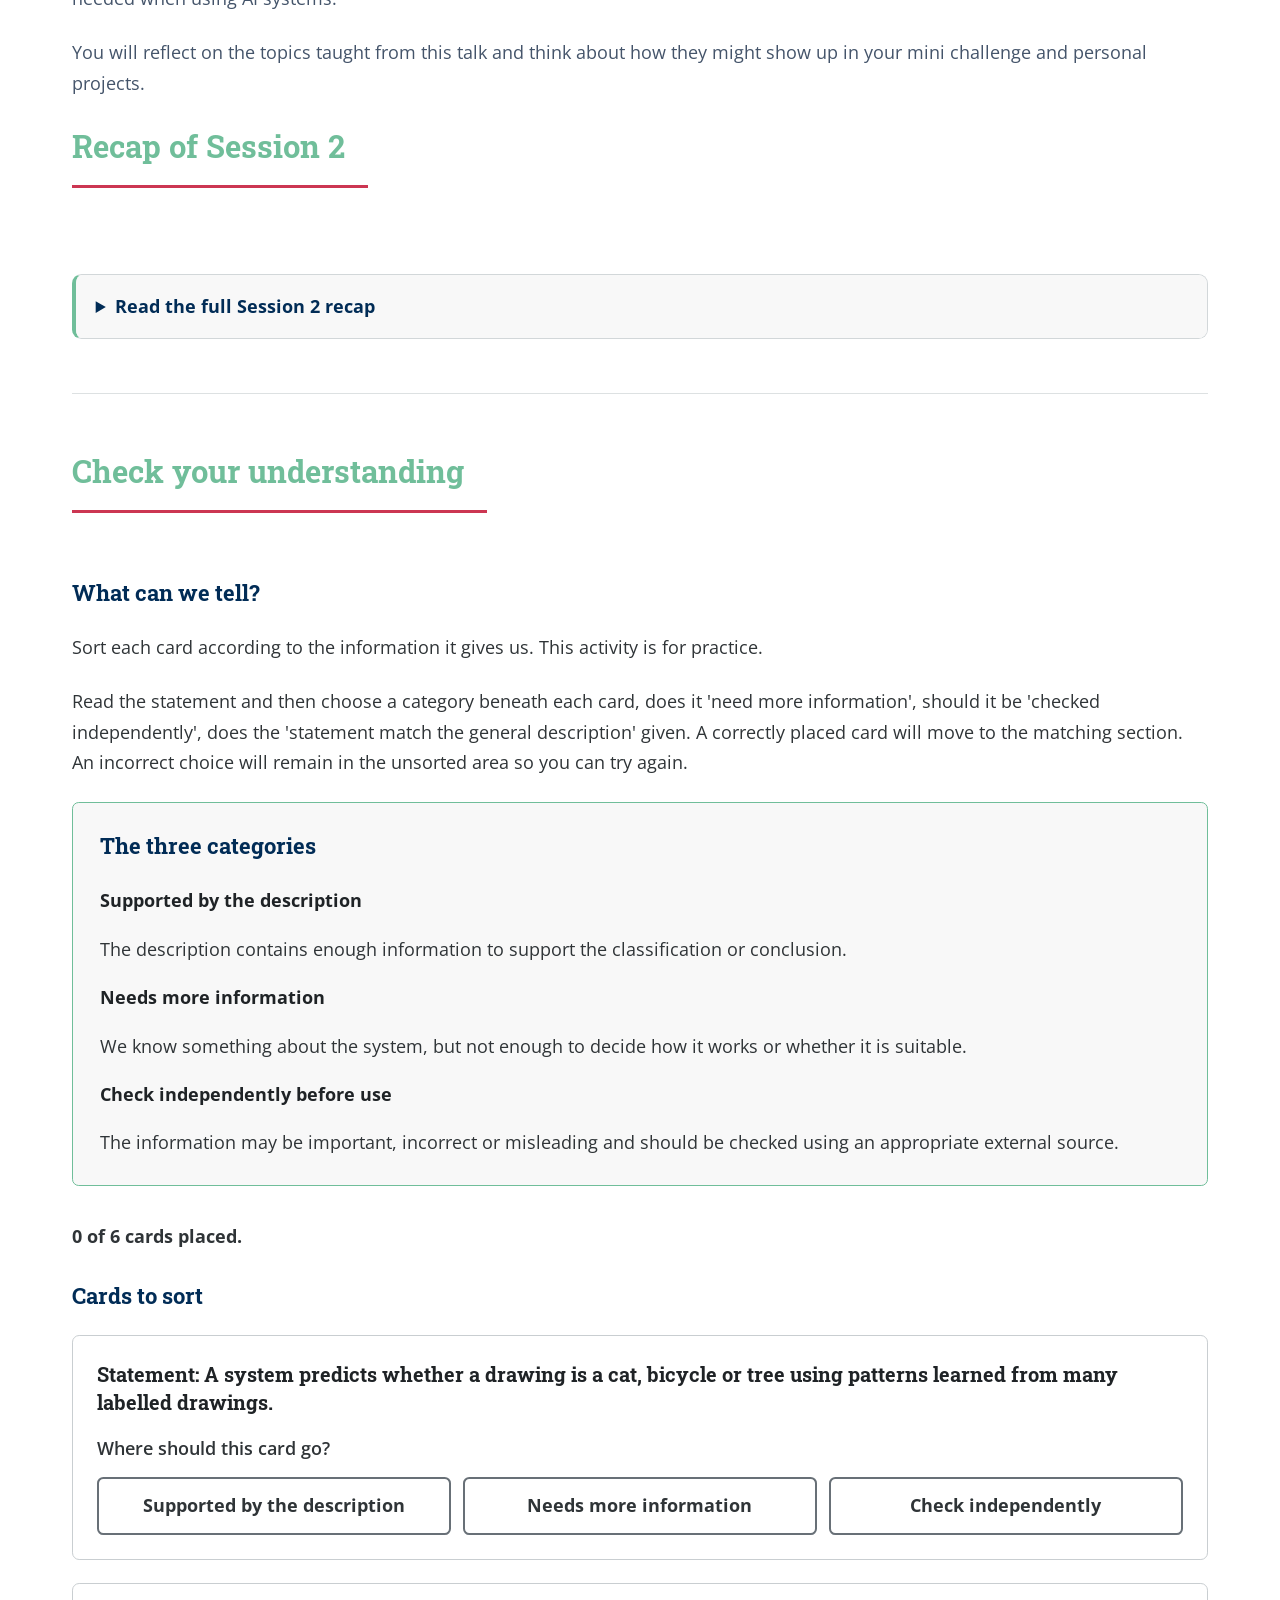
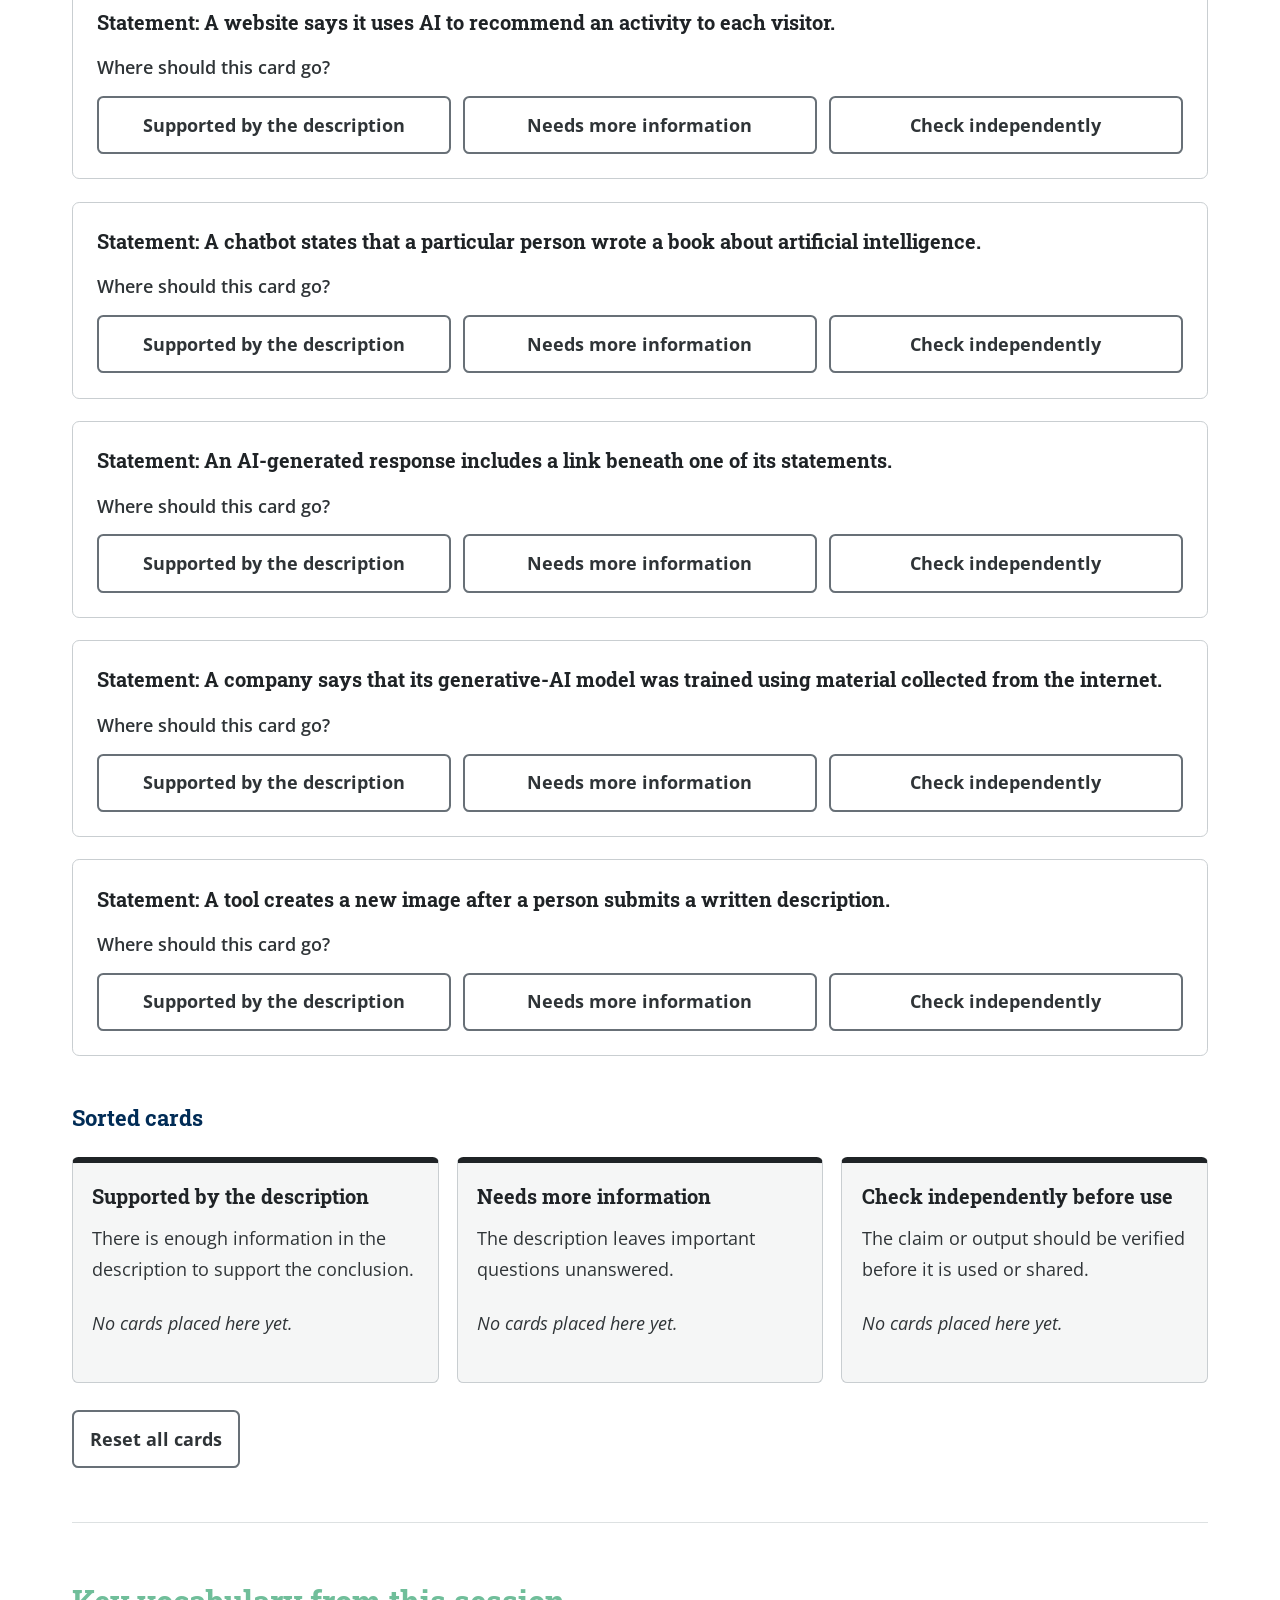
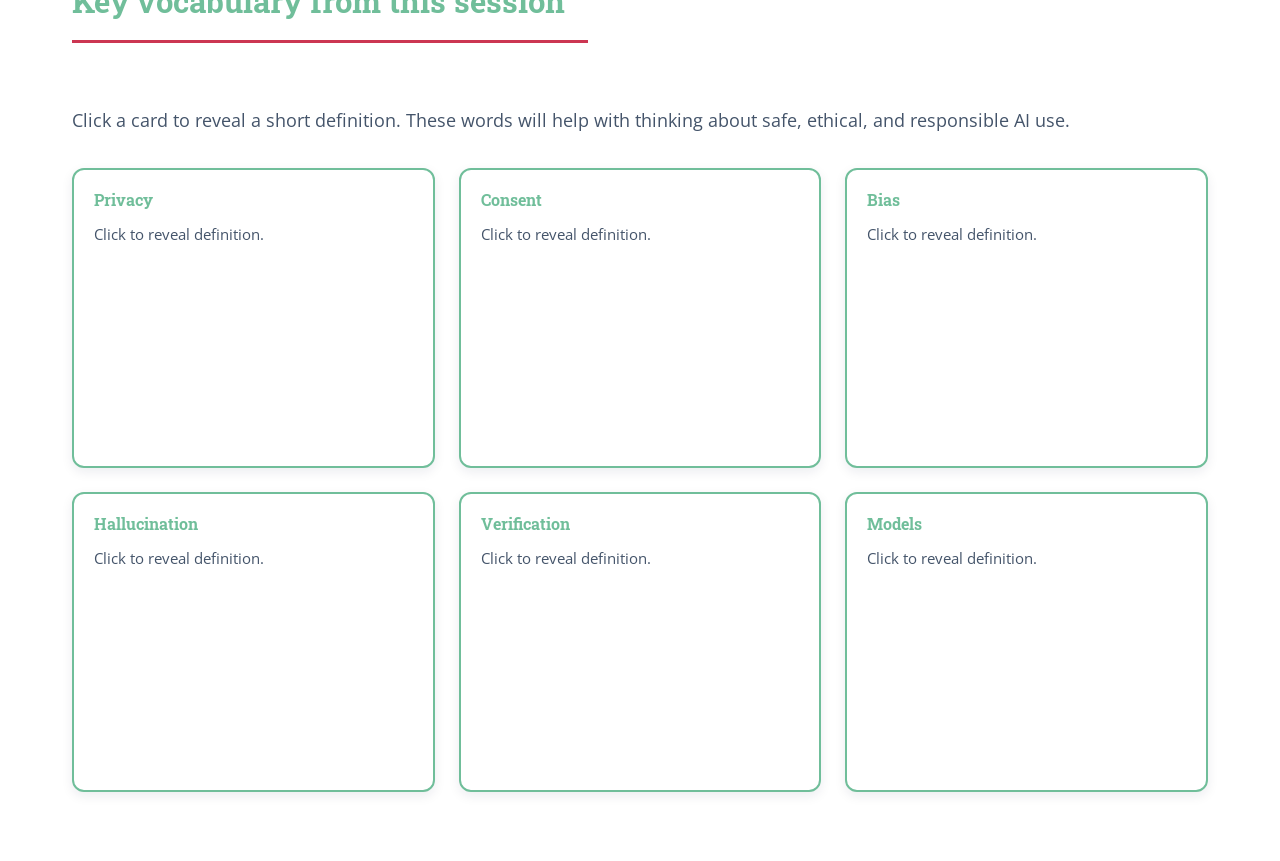
<file: session-2.html>
<!DOCTYPE HTML>
<html>

<head>
	<title>Session 2 - AI Literacy</title>
	<meta charset="utf-8" />
	<meta name="viewport" content="width=device-width, initial-scale=1, user-scalable=no" />
	<link rel="stylesheet" href="assets/css/main.css" />
	<link rel="stylesheet" href="assets/css/custom.css" />
</head>

<body class="is-preload session-page session-two">

	<!-- Wrapper -->
	<div id="wrapper">

		<!-- Main -->
		<div id="main">
			<div class="inner">

				<!-- Content -->
				<section>
					<header class="main">
						<h1>Session 2</h1>
					</header>

					<span class="image main"><img src="images/banner-S2.jpg" alt="" /></span>

					<hr class="major" />

					<section class="contents">
						<header class="major">
							<h2>On this page</h2>
						</header>

						<p>Use these links to jump to the section that is most useful for you.</p>

						<ul>
							<li><a href="#session-2-itinerary">Check the class itinerary</a></li>
							<li><a href="#session-2-summary">Take a look at the session 2 summary for details</a></li>
							<li><a href="#session-2-recap">Recap from session 2</a></li>
							<li><a href="#session-2-check">Try an activity to check your understanding</a></li>
							<li><a href="#key-vocab-sesh2">Key vocabulary</a></li>
						</ul>
					</section>

					<!--class itinerary-->
					<section class="itinerary" id="session-2-itinerary"></section>
					<h2>Session 2 itinerary</h2>

					<ol>

						<li>
							<strong>Core lecture and teaching</strong>
							<p>We will discuss ethics of AI, responsible applications and surrounding impacts for
								society.</p>
						</li>

						<li>
							<strong>Break</strong>
							<p>A short pause before the hands-on part of the session.</p>
						</li>

						<li>
							<strong>Mini challenge part 2</strong>
							<p>Your team will get together and continue with the mini challenge, considering important
								ethical dimensions and considerations from the initial ideas laid out last week</p>
						</li>

						<li>
							<strong>Personal project</strong>
							<p>In this session you will continue with refining and selecting your idea for the personal
								project.
								You will start to layout which tools you might need.
							</p>
						</li>
					</ol>

					<hr class="major" />
					<section class="summary-session2" id="session-2-summary"></section>
					<h2>Summary</h2>
					<p>This session focuses on the wider effects of AI. We will look at questions around privacy, data
						sharing, bias, environmental impact, responsibility and trust.
						We will also discuss where and why AI may not always be the right tool, and why human judgement
						is still needed when using AI systems.</p>
					<p>You will reflect on the topics taught from this talk and think about how they might show up
						in your mini challenge and personal projects.
					</p>


					<!--Session 2 recap -->

					<section id="session-2-recap" class="session-recap">
						<header class="major">
							<h2>Recap of Session 2</h2>
						</header>

						<details class="recap-disclosure">
							<summary>Read the full Session 2 recap</summary>
							<div class="recap-content">
					<p>
						In Session 2, we continued with the foundations of AI by looking at what models actually
						are,
						predictive and generative AI, and
						a gentle introduction to ethics around AI, particularly the pipeline of production from
						materials to product.
					</p>

					<p>
						We compared <strong>predictive AI</strong> and <strong>generative AI</strong> using a
						demonstrative example. We looked at
						how
						machine-learning systems can use examples to predict a category or outcome (like the drawing
						based neural network game), while
						generative AI systems can produce text, images, sound, code, and other content (like the
						example of an image produced from a simple prompt (e.g. Capybara with a lotus flower on its
						head).
					</p>

					<p>
						We introduced the idea of <strong>models and representations</strong>. A model is a
						simplified representation that uses selected information or features to help describe
						something, recognise patterns, or make predictions. We considered how the choice and
						quality of data can influence what a system learns and whether its outputs are useful,
						incomplete, or biased.
					</p>

					<p>
						We discussed what is known and not known about the development of large generative-AI
						systems. Training may involve huge amounts of text, images, sounds, software code, and
						other material, much of it collected from the internet. However, there is often limited
						transparency about the exact training data and about what happens inside complex AI systems,
						which are sometimes described as a <strong>black box</strong>.
					</p>

					<p>
						We also examined the limitations and wider impacts of AI tools, including usage limits,
						free and paid services, errors, misattributions, human labour, computing infrastructure,
						and environmental resources. You can revisit the resource from Kate Crawford and Vladan
						Joler
						<a href="https://anatomyof.ai/" target="_blank" rel="noopener noreferrer">
							Anatomy of AI System
						</a>
						<span class="new-tab-text">(opens in a new tab).</span>

					</p> We discussed using AI as an assistant, producer, or trainer,
					and why these different uses require different levels of care. AI-generated information
					can appear convincing while still being wrong, so people remain responsible for checking
					important claims, reviewing outputs, and deciding whether a tool is appropriate for the
					task.
					</p>

					<div class="box">
						<h3>Main ideas from the session</h3>

						<ul>
							<li>
								Predictive AI and generative AI perform different types of tasks.
							</li>

							<li>
								Predictive systems use patterns from examples or data to estimate
								a category, result, or likely outcome.
							</li>

							<li>
								Generative AI can produce text, images, sound, code, and other
								content in response to an input or prompt.
							</li>

							<li>
								A model is a simplified representation of a complex system that uses selected
								information or features to help recognise patterns or make
								predictions. We used the example of capturing Edinburgh in a model and also looked
								at how an equation from Isaac Newton
								could be seen as a model of how mass, force and acceleration work together.
							</li>

							<li>
								The choice, quality, and range of training data can influence what
								an AI system learns and produces.
							</li>

							<li>
								There is often limited transparency about the exact data used to
								train large generative-AI systems from the current services we have available from
								companies.
							</li>

							<li>
								Complex AI systems are sometimes described as a
								<strong>black box</strong> because it can be difficult to explain
								fully how an input led to a particular output.
							</li>

							<li>
								AI tools are products supported by computing infrastructure,
								human labour, organisations, and material resources.
							</li>

							<li>
								AI-generated information may contain errors, misattributions, or
								misleading claims, even when it appears confident. However, the models are fast
								improving, and with connections to
								web search, file reading, and image interpretations, the responses are much
								improved.
							</li>

							<li>
								People remain responsible for checking outputs, protecting private
								information, and deciding whether an AI tool is appropriate for a
								task. How we utilise any given tool, software or device remains within our agency.
							</li>

							<li>
								Using AI as an assistant, producer, or trainer creates different
								risks and responsibilities.
							</li>

							<li>
								Communities and people affected by AI-supported decisions should
								have opportunities to participate, ask questions, and raise
								concerns.
							</li>
						</ul>
					</div>

					<h3>Activities started in this session</h3>

					<p>
						We gathered in our teams again, looked at web links around the mini-challenges for research
						(what the organisation is about, their website, or tools they use), and started thinking
						about prompts from the prompt guide
						placed on the laptop folders for the course.
					</p>

					<p>
						We also discussed personal projects and how to develop initial ideas further.
					</p>

				</div>
			</details>
		</section>
		
				<!--Session 2 recap -->

				<hr class="major" />

				<!-- Session 2 evidence sorting activity -->
				<section id="session-2-check" class="evidence-sort" data-component="evidence-sort">

					<header class="major">
						
						<h2>Check your understanding</h2>
					</header>

					<h3>What can we tell?</h3>

					<p>
						Sort each card according to the information it gives us.
						This activity is for practice.
					</p>

					<p>
						Read the statement and then choose a category beneath each card, does it 'need more
						information', should it be 'checked independently', does the 'statement match the general
						description' given. A correctly placed card will
						move to the matching section. An incorrect choice will remain in the
						unsorted area so you can try again.
					</p>

					<div class="box evidence-sort-guide">
						<h3>The three categories</h3>

						<dl>
							<dt>Supported by the description</dt>
							<dd>
								The description contains enough information to support the
								classification or conclusion.
							</dd>

							<dt>Needs more information</dt>
							<dd>
								We know something about the system, but not enough to decide
								how it works or whether it is suitable.
							</dd>

							<dt>Check independently before use</dt>
							<dd>
								The information may be important, incorrect or misleading and
								should be checked using an appropriate external source.
							</dd>
						</dl>
					</div>

					<p class="evidence-progress" data-evidence-progress role="status" aria-live="polite">
						0 of 6 cards placed.
					</p>

					<h3>Cards to sort</h3>

					<div class="evidence-bank" data-evidence-bank>

						<!-- Card 1 -->
						<article class="evidence-card" data-evidence-item data-answer="supported">

							<h4>
								Statement: A system predicts whether a drawing is a cat, bicycle or tree
								using patterns learned from many labelled drawings.
							</h4>

							<p class="evidence-card-prompt">
								Where should this card go?
							</p>

							<div class="evidence-actions" role="group"
								aria-label="Choose a category for the drawing prediction example">

								<button type="button" class="evidence-choice" data-evidence-choice="supported">
									Supported by the description
								</button>

								<button type="button" class="evidence-choice" data-evidence-choice="more-information">
									Needs more information
								</button>

								<button type="button" class="evidence-choice" data-evidence-choice="check">
									Check independently
								</button>
							</div>

							<p class="evidence-placement" data-evidence-placement hidden></p>

							<div class="evidence-feedback" data-evidence-feedback aria-live="polite" hidden>

								<p data-evidence-message></p>

								<p class="evidence-hint" data-evidence-hint hidden>
									Look for information about examples, learned patterns and
									prediction.
								</p>

								<p class="evidence-explanation" data-evidence-explanation hidden>
									<strong>Why:</strong>
									The description tells us that the system learned patterns
									from examples and uses those patterns to predict a
									category. This supports identifying it as a predictive
									machine-learning system.
								</p>
							</div>
						</article>

						<!-- Card 2 -->
						<article class="evidence-card" data-evidence-item data-answer="more-information">

							<h4>
								Statement: A website says it uses AI to recommend an activity to each
								visitor.
							</h4>

							<p class="evidence-card-prompt">
								Where should this card go?
							</p>

							<div class="evidence-actions" role="group"
								aria-label="Choose a category for the website recommendation example">

								<button type="button" class="evidence-choice" data-evidence-choice="supported">
									Supported by the description
								</button>

								<button type="button" class="evidence-choice" data-evidence-choice="more-information">
									Needs more information
								</button>

								<button type="button" class="evidence-choice" data-evidence-choice="check">
									Check independently
								</button>
							</div>

							<p class="evidence-placement" data-evidence-placement hidden></p>

							<div class="evidence-feedback" data-evidence-feedback aria-live="polite" hidden>

								<p data-evidence-message></p>

								<p class="evidence-hint" data-evidence-hint hidden>
									The phrase “uses AI” does not explain how the recommendation
									was chosen.
								</p>

								<p class="evidence-explanation" data-evidence-explanation hidden>
									<strong>Why:</strong>
									The recommendation might come from fixed rules, a prepared
									list, a predictive model or another process. We need more
									information about how the result was produced.
								</p>
							</div>
						</article>

						<!-- Card 3 -->
						<article class="evidence-card" data-evidence-item data-answer="check">

							<h4>
								Statement: A chatbot states that a particular person wrote a book about
								artificial intelligence.
							</h4>

							<p class="evidence-card-prompt">
								Where should this card go?
							</p>

							<div class="evidence-actions" role="group"
								aria-label="Choose a category for the chatbot book claim">

								<button type="button" class="evidence-choice" data-evidence-choice="supported">
									Supported by the description
								</button>

								<button type="button" class="evidence-choice" data-evidence-choice="more-information">
									Needs more information
								</button>

								<button type="button" class="evidence-choice" data-evidence-choice="check">
									Check independently
								</button>
							</div>

							<p class="evidence-placement" data-evidence-placement hidden></p>

							<div class="evidence-feedback" data-evidence-feedback aria-live="polite" hidden>

								<p data-evidence-message></p>

								<p class="evidence-hint" data-evidence-hint hidden>
									Consider whether a confident statement is enough evidence
									for a factual claim.
								</p>

								<p class="evidence-explanation" data-evidence-explanation hidden>
									<strong>Why:</strong>
									The author's name is a factual claim. It should be checked
									using a suitable source such as the publisher, a library
									catalogue or the author's official page.
								</p>
							</div>
						</article>

						<!-- Card 4 -->
						<article class="evidence-card" data-evidence-item data-answer="check">

							<h4>
								Statement: An AI-generated response includes a link beneath one of its
								statements.
							</h4>

							<p class="evidence-card-prompt">
								Where should this card go?
							</p>

							<div class="evidence-actions" role="group"
								aria-label="Choose a category for the linked AI response">

								<button type="button" class="evidence-choice" data-evidence-choice="supported">
									Supported by the description
								</button>

								<button type="button" class="evidence-choice" data-evidence-choice="more-information">
									Needs more information
								</button>

								<button type="button" class="evidence-choice" data-evidence-choice="check">
									Check independently
								</button>
							</div>

							<p class="evidence-placement" data-evidence-placement hidden></p>

							<div class="evidence-feedback" data-evidence-feedback aria-live="polite" hidden>

								<p data-evidence-message></p>

								<p class="evidence-hint" data-evidence-hint hidden>
									A link may exist without supporting the statement placed
									beside it.
								</p>

								<p class="evidence-explanation" data-evidence-explanation hidden>
									<strong>Why:</strong>
									The link should be opened and compared with the claim. Its
									presence does not prove that the generated summary is
									accurate or that the source supports it.
								</p>
							</div>
						</article>

						<!-- Card 5 -->
						<article class="evidence-card" data-evidence-item data-answer="more-information">

							<h4>
								Statement: A company says that its generative-AI model was trained using
								material collected from the internet.
							</h4>

							<p class="evidence-card-prompt">
								Where should this card go?
							</p>

							<div class="evidence-actions" role="group"
								aria-label="Choose a category for the training data statement">

								<button type="button" class="evidence-choice" data-evidence-choice="supported">
									Supported by the description
								</button>

								<button type="button" class="evidence-choice" data-evidence-choice="more-information">
									Needs more information
								</button>

								<button type="button" class="evidence-choice" data-evidence-choice="check">
									Check independently
								</button>
							</div>

							<p class="evidence-placement" data-evidence-placement hidden></p>

							<div class="evidence-feedback" data-evidence-feedback aria-live="polite" hidden>

								<p data-evidence-message></p>

								<p class="evidence-hint" data-evidence-hint hidden>
									“Material from the internet” describes a very large and
									unclear collection.
								</p>

								<p class="evidence-explanation" data-evidence-explanation hidden>
									<strong>Why:</strong>
									This does not identify the exact sources, permissions,
									dates, countries, languages or types of material used. More
									information would be needed to understand the training data.
								</p>
							</div>
						</article>

						<!-- Card 6 -->
						<article class="evidence-card" data-evidence-item data-answer="supported">

							<h4>
								Statement: A tool creates a new image after a person submits a written
								description.
							</h4>

							<p class="evidence-card-prompt">
								Where should this card go?
							</p>

							<div class="evidence-actions" role="group"
								aria-label="Choose a category for the image-generation example">

								<button type="button" class="evidence-choice" data-evidence-choice="supported">
									Supported by the description
								</button>

								<button type="button" class="evidence-choice" data-evidence-choice="more-information">
									Needs more information
								</button>

								<button type="button" class="evidence-choice" data-evidence-choice="check">
									Check independently
								</button>
							</div>

							<p class="evidence-placement" data-evidence-placement hidden></p>

							<div class="evidence-feedback" data-evidence-feedback aria-live="polite" hidden>

								<p data-evidence-message></p>

								<p class="evidence-hint" data-evidence-hint hidden>
									Look at whether the system is producing new content from an
									input.
								</p>

								<p class="evidence-explanation" data-evidence-explanation hidden>
									<strong>Why:</strong>
									The description supports identifying this as generative AI
									because the tool produces new image content from a written
									prompt. Whether the image is suitable or accurate remains a
									separate question.
								</p>
							</div>
						</article>

					</div>

					<h3>Sorted cards</h3>

					<div class="evidence-piles">

						<section class="evidence-pile" data-evidence-pile="supported"
							data-pile-label="Supported by the description">

							<h4>Supported by the description</h4>

							<p>
								There is enough information in the description to support the
								conclusion.
							</p>

							<p class="evidence-pile-empty" data-pile-empty>
								No cards placed here yet.
							</p>

							<div class="evidence-pile-items" data-pile-items></div>
						</section>

						<section class="evidence-pile" data-evidence-pile="more-information"
							data-pile-label="Needs more information">

							<h4>Needs more information</h4>

							<p>
								The description leaves important questions unanswered.
							</p>

							<p class="evidence-pile-empty" data-pile-empty>
								No cards placed here yet.
							</p>

							<div class="evidence-pile-items" data-pile-items></div>
						</section>

						<section class="evidence-pile" data-evidence-pile="check"
							data-pile-label="Check independently before use">

							<h4>Check independently before use</h4>

							<p>
								The claim or output should be verified before it is used or
								shared.
							</p>

							<p class="evidence-pile-empty" data-pile-empty>
								No cards placed here yet.
							</p>

							<div class="evidence-pile-items" data-pile-items></div>
						</section>

					</div>

					<div class="evidence-sort-footer">
						<button type="button" class="evidence-reset" data-evidence-reset>
							Reset all cards
						</button>

						<div class="box evidence-complete" data-evidence-complete hidden>
							<p>
								<strong>You have sorted all the cards.</strong>
								The descriptions of AI systems do not always tell us enough to
								understand how they work. Important claims and outputs still
								require appropriate human checking.
							</p>
						</div>
					</div>

				</section>
				<!-- Session 2 evidence sorting activity -->

				<hr class="major" />

				<section class="vocabulary-section" id="key-vocab-sesh2"></section>
					<header class="major">
						<h2>Key vocabulary from this session</h2>
					</header>

					<p>
						Click a card to reveal a short definition. These words will help with
						thinking about safe, ethical, and responsible AI use.
					</p>
					<div class="vocab-grid">

						<div class="vocab-card" role="button" tabindex="0" aria-pressed="false">
							<span class="vocab-card-inner">
								<span class="vocab-card-front">
									<h3>Privacy</h3>
									<p>Click to reveal definition.</p>
								</span>

								<span class="vocab-card-back">
									<h3>Privacy</h3>

									<p>
										Protecting personal, and identifying information and being careful about
										what is shared,
										stored, or uploaded about us in digital spaces. Privacy extends beyond
										information, it includes your physical spaces, and life.
										The UK has a number of laws around privacy of your data specifically, how it
										is held, your rights to it and how you might access data held about you, two
										main laws include GDPR, and The Data Protection Act.
									</p>

									<p class="vocab-source">
										Source: Adapted text description by class tutor. Official link ->
										<a href="https://www.gov.uk/data-protection" target="_blank"
											rel="noopener noreferrer">UK Gov</a>
									</p>
								</span>
							</span>
						</div>

						<div class="vocab-card" role="button" tabindex="0" aria-pressed="false">
							<span class="vocab-card-inner">
								<span class="vocab-card-front">
									<h3>Consent</h3>
									<p>Click to reveal definition.</p>
								</span>

								<span class="vocab-card-back">
									<h3>Consent</h3>

									<p>
										Clear permission for something to happen. Consent applies to many contexts,
										including digital spaces, like consent to use your personal data or data
										related to you.
									</p>

									<p class="vocab-source">
										Source: Class tutor.
										<!-- <a href="https://example.com/source-link" target="_blank"
												rel="noopener noreferrer"></a> -->
									</p>
								</span>
							</span>
						</div>

						<div class="vocab-card" role="button" tabindex="0" aria-pressed="false">
							<span class="vocab-card-inner">
								<span class="vocab-card-front">
									<h3>Bias</h3>
									<p>Click to reveal definition.</p>
								</span>

								<span class="vocab-card-back">
									<h3>Bias</h3>

									<p>
										When a system, person, or dataset gives unfair weight to one group,
										idea, or outcome. Bias has many definitions depending on the context, it can
										be intentional or unintentional.
										In terms of AI or machine learning bias, these can include technical
										elements like the type of data used, how wide ranging data is to capture a
										complex system,
										or how a model might be tailored towards specific outputs which creates
										results that can hide or leave out important information. An example might
										be
										a model trained on health data from male persons only, and then used to
										understand health issues for all gender identities. Due to the bias in
										training data or even a a flaw in the model
										design, the outputs may not capture health intricacies for female patients.
									</p>

									<p class="vocab-source">
										Source: Class tutor.
										<!-- <a href="https://example.com/source-link" target="_blank"
												rel="noopener noreferrer">Source name</a> -->
									</p>
								</span>
							</span>
						</div>

						<div class="vocab-card" role="button" tabindex="0" aria-pressed="false">
							<span class="vocab-card-inner">
								<span class="vocab-card-front">
									<h3>Hallucination</h3>
									<p>Click to reveal definition.</p>
								</span>

								<span class="vocab-card-back">
									<h3>Hallucination</h3>

									<p>
										Hallucination is the case when an AI tool gives an answer that sounds
										confident but is wrong,
										made up, or unsupported. This has been an issue many some AI models, but
										newer adaptations and ongoing work is looking to address this phenomenon.
									</p>

									<p class="vocab-source">
										Source: Class tutor.
										<!-- <a href="https://example.com/source-link" target="_blank"
												rel="noopener noreferrer">Source name</a> -->
									</p>
								</span>
							</span>
						</div>

						<div class="vocab-card" role="button" tabindex="0" aria-pressed="false">
							<span class="vocab-card-inner">
								<span class="vocab-card-front">
									<h3>Verification</h3>
									<p>Click to reveal definition.</p>
								</span>

								<span class="vocab-card-back">
									<h3>Verification</h3>

									<p>
										Verification generally means to check things and make some confirmations. In the context of this course
										it would refer to checking information against trusted sources before using
										it, sharing it,
										or acting on it.
									</p>

									<p class="vocab-source">
										Source: Class tutor.
										<!-- <a href="https://example.com/source-link" target="_blank"
												rel="noopener noreferrer">Source name</a> -->
									</p>
								</span>
							</span>
						</div>

						<div class="vocab-card" role="button" tabindex="0" aria-pressed="false">
							<span class="vocab-card-inner">
								<span class="vocab-card-front">
									<h3>Models</h3>
									<p>Click to reveal definition.</p>
								</span>

								<span class="vocab-card-back">
									<h3>Models</h3>

									<p>
										Models typically capture a complex system. They can range from scientific,
										to mathematical or even physical. For example a scientist might use a
										'model' of disease
										this means they might use a small scale setup that reflect the
										characteristics of the disease in order to study it, it can be a physical
										dish of cells or a on a computer based on all of the information we have
										around that disease and the important
										features of that disease which help to distinguish it. A mathematical model
										might capture for instance river activity like water levels based on data
										collected over time, a researcher might look at flow, estimated
										movement/quantities and so forth. Alternatively a city planner might design
										a digital or physical model of a plan for a city centre. The idea of models
										is to best capture a complex system so that it represents that system closely.
										Machine learning models will be created differently to mathematical models
										despite requiring mathematics. That is because machine learning models
										would typically include a training/learning phase on data provided to
										identify patterns, a mathematical model typically has pre-set formulas set
										by the expert.
									</p>

									<p class="vocab-source">
										Source: Class tutor
										<!-- <a href="https://example.com/source-link" target="_blank"
												rel="noopener noreferrer">Source name</a> -->
									</p>
								</span>
							</span>
						</div>

					</div>
				</section>

				</section>

			</div>
		</div>

		<!-- Sidebar -->
		<div id="sidebar">
			<div class="inner">

				<!-- Menu -->
				<nav id="menu">
					<header class="major">
						<h2>Menu</h2>
					</header>

					<ul>
						<li><a href="index.html">Home</a></li>

						<li>
							<span class="opener">Sessions</span>
							<ul>
								<li><a href="session-1.html">Session 1: Introduction to AI</a></li>
								<li><a href="session-2.html">Session 2: Ethics and Responsible Use</a></li>
								<li><a href="session-3.html">Session 3: AI for Community Good</a></li>
								<li><a href="session-4.html">Session 4: Review and Share</a></li>
							</ul>
						</li>

						<li><a href="personal-project.html">Personal Project Build</a></li>
						<li><a href="mini-challenge.html">Mini Challenge</a></li>
						<li><a href="tool-guides.html">Setup Guides &amp; Tools</a></li>
						<li><a href="further_resources.html">Further Resources</a></li>
					</ul>
				</nav>

			</div>
		</div>

	</div>

	<!-- Scripts -->
	<script src="assets/js/jquery.min.js"></script>
	<script src="assets/js/browser.min.js"></script>
	<script src="assets/js/breakpoints.min.js"></script>
	<script src="assets/js/util.js"></script>
	<script src="assets/js/main.js"></script>
	<script src="assets/js/learning-activities.js"></script>

	<script>
		function toggleVocabCard(card) {
			card.classList.toggle("is-flipped");

			var isFlipped = card.classList.contains("is-flipped");
			card.setAttribute("aria-pressed", isFlipped ? "true" : "false");
		}

		document.querySelectorAll(".vocab-card").forEach(function (card) {
			card.addEventListener("click", function (event) {
				if (event.target.closest("a")) {
					return;
				}

				toggleVocabCard(card);
			});

			card.addEventListener("keydown", function (event) {
				if (event.key === "Enter" || event.key === " ") {
					event.preventDefault();
					toggleVocabCard(card);
				}
			});
		});
	</script>

</body>

</html>
</file>
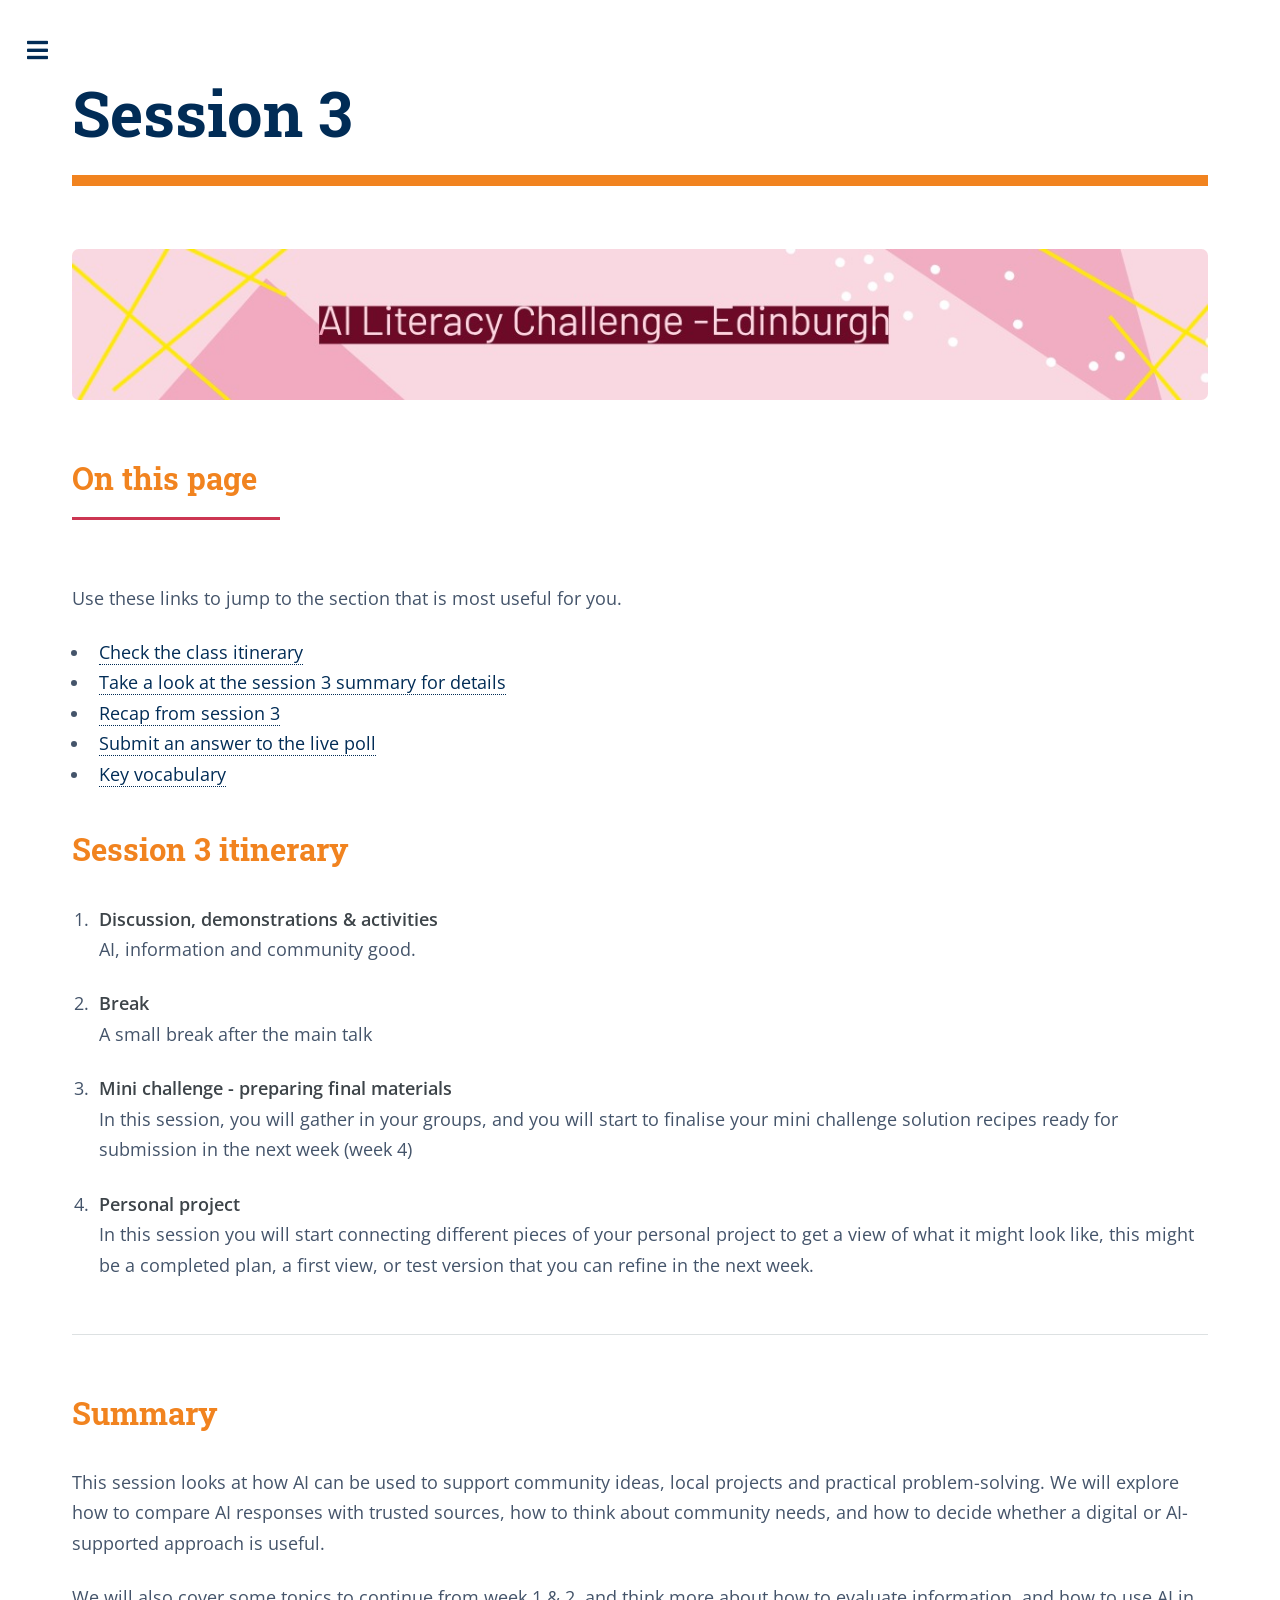
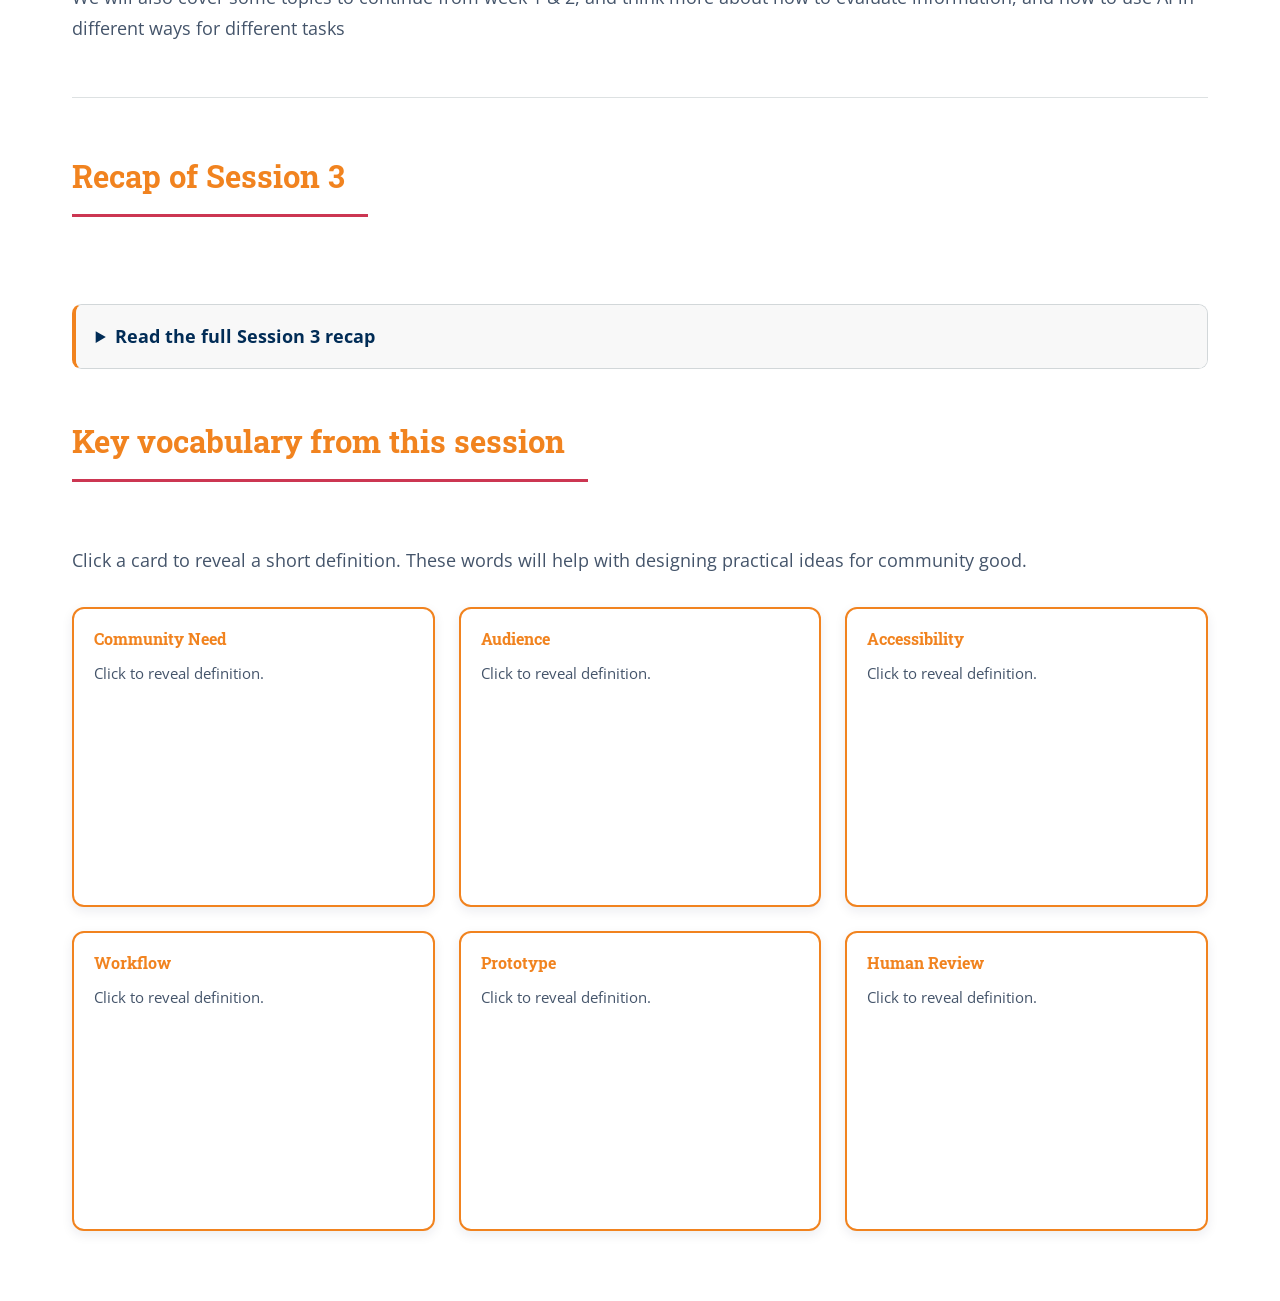
<file: session-3.html>
<!DOCTYPE HTML>
<html>

<head>
	<title>Session 3 - AI Literacy Challenge</title>
	<meta charset="utf-8" />
	<meta name="viewport" content="width=device-width, initial-scale=1, user-scalable=no" />
	<link rel="stylesheet" href="assets/css/main.css" />
	<link rel="stylesheet" href="assets/css/custom.css" />
</head>

<body class="is-preload session-page session-three">

	<!-- Wrapper -->
	<div id="wrapper">

		<!-- Main -->
		<div id="main">
			<div class="inner">

				<!-- Content -->
				<section>
					<header class="main">
						<h1>Session 3</h1>
					</header>

					<span class="image main"><img src="images/banner-S3.jpg" alt="" /></span>

					<!---contents-->

					<section class="contents">
						<header class="major">
							<h2>On this page</h2>
						</header>

						<p>Use these links to jump to the section that is most useful for you.</p>

						<ul>
							<li><a href="#session-3-itinerary">Check the class itinerary</a></li>
							<li><a href="#session-3-summary">Take a look at the session 3 summary for details</a></li>
							<li><a href="#session-3-recap">Recap from session 3</a></li>
							<li><a href="#session-3-check">Submit an answer to the live poll</a></li>
							<li><a href="#key-vocab-3">Key vocabulary</a></li>
						</ul>
					</section>

					<!--itinerary plan-->
					<section class="itinerary" id="session-3-itinerary"></section>
					<h2>Session 3 itinerary</h2>

					<ol>
						<li>
							<strong>Discussion, demonstrations & activities</strong>
							<p>AI, information and community good. </p>
						</li>

						<li>
							<strong>Break</strong>
							<p>A small break after the main talk</p>
						</li>

						<li>
							<strong>Mini challenge - preparing final materials</strong>
							<p>In this session, you will gather in your groups, and you will start to finalise your mini
								challenge solution
								recipes ready for submission in the next week (week 4)</p>
						</li>

						<li>
							<strong>Personal project</strong>
							<p>In this session you will start connecting different pieces of your personal project to
								get a view of what it might look like, this might be a completed plan, a first view, or
								test version that you can refine in the next week.</p>
						</li>
					</ol>

					<hr class="major" />
					<section class="summary-session3" id="session-3-summary"></section>
					<h2>Summary</h2>
					<p>This session looks at how AI can be used to support community ideas, local projects and practical
						problem-solving. We will explore how to compare AI responses with trusted sources,
						how to think about community needs, and how to decide whether a digital or AI-supported approach
						is useful.</p>
					<p>We will also cover some topics to continue from week 1 & 2, and think more about how
						to evaluate information, and how to use AI in different ways for different tasks</p>

					<hr class="major" />

					<!--Session 3 recap -->
					<section id="session-3-recap" class="session-recap">

						<header class="major">
							<h2>Recap of Session 3</h2>
						</header>

						<details class="recap-disclosure">
							<summary>Read the full Session 3 recap</summary>
							<div class="recap-content">

						<p>
							In Session 3, we went through answering a few questions raised in the class around
							<strong>ethics, data and responsible AI</strong>. The discussion session incorporated
							different
							perspectives on land use for data centres, the concerns people have around civil liberties,
							use of personal data and what this means for society. We took a look at the infrastructure
							required to maintain generative AI services, with a view of servers, supercomputers, large
							scale buildings to house hardware, and how innovations in cooling systems are slowly
							developing to move beyond fresh water use.
						</p>

						<p>
							The main talk reiterated what AI looks like in practice with a distinction between general
							public access/use compared to educational institutions, businesses and domain experts.
							We discussed how interaction with generative AI looks different from standalone tools, to
							tools with AI integrations, and what this means for leveraging large language model
							capabilities.
							Further, we note competing models outside of the core proprietary models that are most well
							known, and how experts might work with bespoke use cases, as well as the use of
							agents. We looked at examples of code for programming in two examples, one
							for simple tasks and functions i.e. sending a request to the MET Museum for digital archive
							access, and receiving outputs compared to code which used publicly available data for
							machine learning based 'training' (logistic regression) to then perform a simple prediction
							task. These examples were presented to make clear what the difference is between programming
							and machine learning.
						</p>

						<p>
							The session included demonstrations with a number of tools live on screen, namely,
							Perplexity AI, Canva with AI integration, Google (Nano Bnana 2), and a view of Descript,
							Lovable, Replit and Claude AI (Anthropic).
						</p>

						<p>
							Finally, the last part of the session included development of mini-challenge solution design
							and personal project development.
						</p>

						<div class="box">
							<h3>Main ideas from the session</h3>

							<ul>
								<li>AI is a broad term covering different methods and systems. Prior to the emergence of
									generative AI, most of these methods which fall under AI were referred to distinctly
									based on the task and use case, for example statistics based machine learning
									models, or smaller scale machine learning models.The singular noun of AI to talk
									about all of the methods
									has become unhelpful for wider dialogue</li>

								<li>The terms and conditions of use for services can include important factors around
									personal data.</li>
								<li>
									Not all of the methods under the umbrella field of AI require super computers, or
									large data centres.
								</li>
								<li>
									Machine learning tasks require a person to be able to code or programme a computer
									but programming a computer does not require machine learning, it is a way to
									instruct computers to perform different tasks and functions from simple arithmetic,
									analyses of data, to setting up filing systems.
								</li>
							</ul>
						</div>

						<h3>Activities started in this session</h3>

						<p>
							Each team collated and synethesised their main solutions for the mini-challenges. We
							discussed some ways to improve the base solutions and include wider considerations around
							end user experience.
						</p>

						<p>
							We also discussed personal project ideas and where those could be applicable for community
							and social good.
						</p>

					</div>
				</details>
				
					</section>
					<!--Session 3 recap -->


					<!--vocabss section-->

					<section class="vocabulary-section" id="key-vocab-3"></section>
					<header class="major">
						<h2>Key vocabulary from this session</h2>
					</header>

					<p>
						Click a card to reveal a short definition. These words will help with
						designing practical ideas for community good.
					</p>

					<div class="vocab-grid">

						<div class="vocab-card" role="button" tabindex="0" aria-pressed="false">
							<span class="vocab-card-inner">
								<span class="vocab-card-front">
									<h3>Community Need</h3>
									<p>Click to reveal definition.</p>
								</span>

								<span class="vocab-card-back">
									<h3>Community Need</h3>

									<p>
										A real problem, gap, or opportunity that matters to a group, place,
										project, or community.
									</p>

									<!-- <p class="vocab-source">
											Source:
											<a href="https://example.com/source-link" target="_blank"
												rel="noopener noreferrer">Source name</a> -->
									</p>
								</span>
							</span>
						</div>

						<div class="vocab-card" role="button" tabindex="0" aria-pressed="false">
							<span class="vocab-card-inner">
								<span class="vocab-card-front">
									<h3>Audience</h3>
									<p>Click to reveal definition.</p>
								</span>

								<span class="vocab-card-back">
									<h3>Audience</h3>

									<p>
										The people who will use, read, watch, or benefit from what you are
										making.
									</p>

									<!-- <p class="vocab-source">
											Source:
											<a href="https://example.com/source-link" target="_blank"
												rel="noopener noreferrer">Source name</a> -->
									</p>
								</span>
							</span>
						</div>

						<div class="vocab-card" role="button" tabindex="0" aria-pressed="false">
							<span class="vocab-card-inner">
								<span class="vocab-card-front">
									<h3>Accessibility</h3>
									<p>Click to reveal definition.</p>
								</span>

								<span class="vocab-card-back">
									<h3>Accessibility</h3>

									<p>
										“Accessible” means a person with a disability is afforded the opportunity to
										acquire the same information, engage in the same interactions, and enjoy the
										same services as a person without a disability in an equally effective and
										equally integrated manner, with substantially equivalent ease of use. The
										person with a disability must be able to obtain the information as fully,
										equally and independently as a person without a disability.
									</p>

									<p class="vocab-source">
										Source: Resolution agreements between the US Office of Civil Rights and the
										University of Cincinnati, Youngstown State University, and South Carolina
										Technical College System
										<a href="https://academicaccessibility.virginia.edu/what-does-accessibility-mean"
											target="_blank" rel="noopener noreferrer">University Of Virginia</a>
									</p>
								</span>
							</span>
						</div>

						<div class="vocab-card" role="button" tabindex="0" aria-pressed="false">
							<span class="vocab-card-inner">
								<span class="vocab-card-front">
									<h3>Workflow</h3>
									<p>Click to reveal definition.</p>
								</span>

								<span class="vocab-card-back">
									<h3>Workflow</h3>

									<p>
										A clear sequence of steps that shows how a task moves from start
										to finish. In our daily activities we might have workflows for some tasks we
										do, it means that we might carry out certain steps in a particular order.
										For example, a workflow for potting a plant might include starting with
										getting the materials, pots, plans, soil, and a location, then assessing if
										the plant is ready to pot or needs time to grow from a seedling phase, and
										so forth. The workflow for planting will have decision steps,
										like whether the season is suitable for the plant to go outside or not, or
										if it needs time away from direct light etc. If you are very experienced,
										you will have clear workflows, you might share these with others or note
										down instructions. In
										general for any project, work, or hobby we might use workflows to help guide
										a process.
									</p>

									<p class="vocab-source">
										Source: Class tutor.
										<!-- <a href="https://example.com/source-link" target="_blank"
												rel="noopener noreferrer">Source name</a> -->
									</p>
								</span>
							</span>
						</div>

						<div class="vocab-card" role="button" tabindex="0" aria-pressed="false">
							<span class="vocab-card-inner">
								<span class="vocab-card-front">
									<h3>Prototype</h3>
									<p>Click to reveal definition.</p>
								</span>

								<span class="vocab-card-back">
									<h3>Prototype</h3>

									<p>
										A first version or rough version of an idea, made so it can be tested,
										discussed, and improved over time. Example: if you were making a stool for
										your home, you might start with a small initial test version which
										chopsticks, or drawn version, continue
										which you might use to keep working out the details till you have a version
										ready before the build step, this would be your prototype of the stool.
									</p>

									<p class="vocab-source">
										Source: Class tutor.
										<!-- <a href="https://example.com/source-link" target="_blank"
												rel="noopener noreferrer">Source name</a> -->
									</p>
								</span>
							</span>
						</div>

						<div class="vocab-card" role="button" tabindex="0" aria-pressed="false">
							<span class="vocab-card-inner">
								<span class="vocab-card-front">
									<h3>Human Review</h3>
									<p>Click to reveal definition.</p>
								</span>

								<span class="vocab-card-back">
									<h3>Human Review</h3>

									<p>
										A person checking work before it is used, published,
										sent, or shared. In the context of AI assisted work, a human review can be
										added at multiple places along the
										the way, during the main idea, assessing what the AI will be used for, what
										is prompted, the outputs from the tool and then checks before sharing.
									</p>

									<p class="vocab-source">
										Source: Class tutor.
										<!-- <a href="https://example.com/source-link" target="_blank"
												rel="noopener noreferrer">Source name</a> -->
									</p>
								</span>
							</span>
						</div>

					</div>
				</section>

				</section>

			</div>
		</div>

		<!-- Sidebar -->
		<div id="sidebar">
			<div class="inner">

				<!-- Menu -->
				<nav id="menu">
					<header class="major">
						<h2>Menu</h2>
					</header>

					<ul>
						<li><a href="index.html">Home</a></li>

						<li>
							<span class="opener">Sessions</span>
							<ul>
								<li><a href="session-1.html">Session 1: Introduction to AI</a></li>
								<li><a href="session-2.html">Session 2: Ethics and Responsible Use</a></li>
								<li><a href="session-3.html">Session 3: AI for Community Good</a></li>
								<li><a href="session-4.html">Session 4: Review and Share</a></li>
							</ul>
						</li>

						<li><a href="personal-project.html">Personal Project Build</a></li>
						<li><a href="mini-challenge.html">Mini Challenge</a></li>
						<li><a href="tool-guides.html">Setup Guides & Tools</a></li>
						<li><a href="further_resources.html">Further Resources</a></li>
					</ul>
				</nav>

			</div>
		</div>

	</div>

	<!-- Scripts -->
	<script src="assets/js/jquery.min.js"></script>
	<script src="assets/js/browser.min.js"></script>
	<script src="assets/js/breakpoints.min.js"></script>
	<script src="assets/js/util.js"></script>
	<script src="assets/js/main.js"></script>

	<script>
		function toggleVocabCard(card) {
			card.classList.toggle("is-flipped");

			var isFlipped = card.classList.contains("is-flipped");
			card.setAttribute("aria-pressed", isFlipped ? "true" : "false");
		}

		document.querySelectorAll(".vocab-card").forEach(function (card) {
			card.addEventListener("click", function (event) {
				if (event.target.closest("a")) {
					return;
				}

				toggleVocabCard(card);
			});

			card.addEventListener("keydown", function (event) {
				if (event.key === "Enter" || event.key === " ") {
					event.preventDefault();
					toggleVocabCard(card);
				}
			});
		});
	</script>

</body>

</html>
</file>
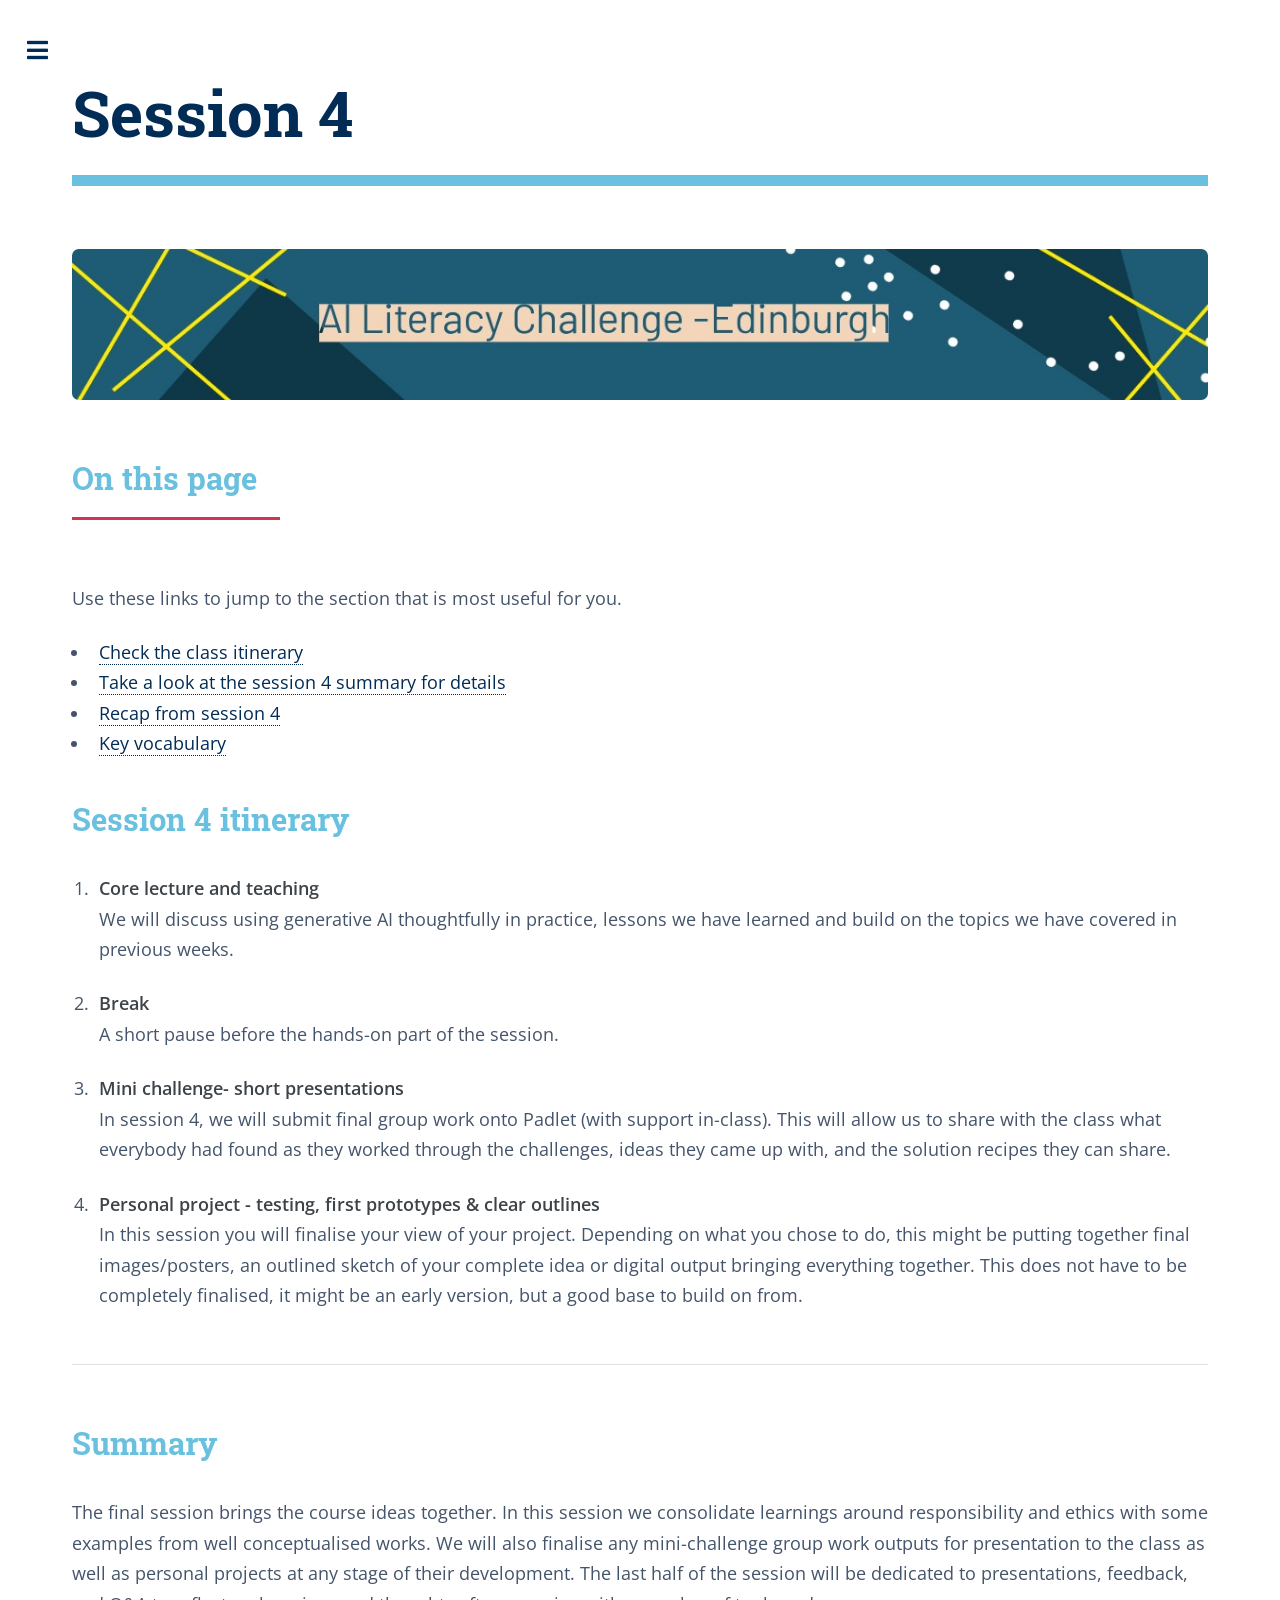
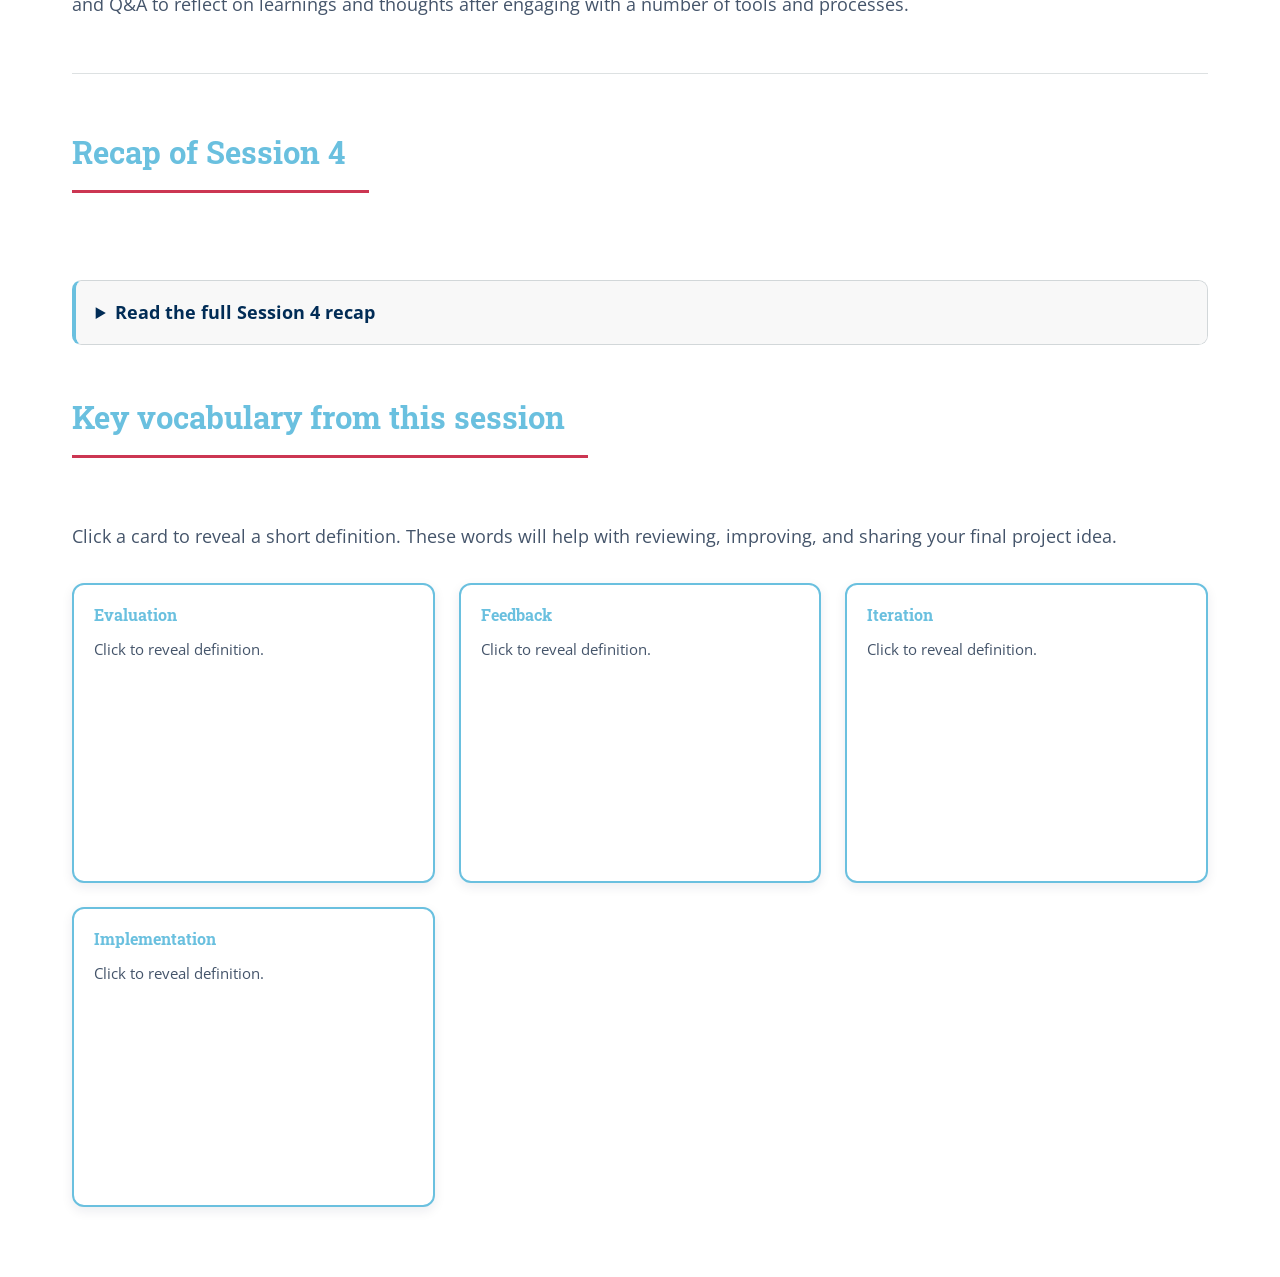
<file: session-4.html>
<!DOCTYPE HTML>
<html>
    <head>
        <title>Session 4 - AI Literacy</title>
        <meta charset="utf-8">
        <meta name="viewport" content="width=device-width, initial-scale=1, user-scalable=no">
        <link rel="stylesheet" href="assets/css/main.css">
        <link rel="stylesheet" href="assets/css/custom.css">
    </head>
    <body class="is-preload session-page session-four">
        <!-- Wrapper -->
        <div id="wrapper">
            <!-- Main -->
            <div id="main">
                <div class="inner">
                    <!-- Content -->
                    <section>
                        <header class="main">
                            <h1>Session 4</h1>
                        </header>
                        <span class="image main">
                            <img src="images/banner-S4.jpg" alt="">
                        </span>
                        <!---contents-->
                        <section class="contents">
                            <header class="major">
                                <h2>On this page</h2>
                            </header>
                            <p>Use these links to jump to the section that is most useful for you.</p>
                            <ul>
                                <li>
                                    <a href="#session-4-itinerary">Check the class itinerary</a>
                                </li>
                                <li>
                                    <a href="#session-4-summary">Take a look at the session 4 summary for details</a>
                                </li>
                                <li>
                                    <a href="#session-4-recap">Recap from session 4</a>
                                </li>
                                <li>
                                    <a href="#key-vocab-4">Key vocabulary</a>
                                </li>
                            </ul>
                        </section>
                        <h2>Session 4 itinerary</h2>
                        <section class="itinerary" id="session-4-itinerary"></section>
                        <ol>
                            <li>
                                <strong>Core lecture and teaching</strong>
                                <p>
                                    We will discuss using generative AI thoughtfully in practice, lessons we have learned and
								build on the topics we have covered in previous weeks.
                                </p>
                            </li>
                            <li>
                                <strong>Break</strong>
                                <p>A short pause before the hands-on part of the session.</p>
                            </li>
                            <li>
                                <strong>Mini challenge- short presentations</strong>
                                <p>
                                    In session 4, we will submit final group work onto Padlet (with support in-class). This
								will allow us
								to share with the class what everybody had found as they worked through the challenges,
								ideas they came up with,
								and the solution recipes they can share.
                                </p>
                            </li>
                            <li>
                                <strong>Personal project - testing, first prototypes & clear outlines</strong>
                                <p>
                                    In this session you will finalise your view of your project. Depending on what you chose
								to do, this might be putting together final images/posters, an outlined sketch of your
								complete idea or digital output bringing everything together.
								This does not have to be completely finalised, it might be an early version, but a good
								base to build on from.
                                </p>
                            </li>
                        </ol>
                        <hr class="major">
                        <section class="summary-session4" id="session-4-summary"></section>
                        <h2>Summary</h2>
                        <p>
                            The final session brings the course ideas together. In this session we consolidate learnings around responsibility and ethics with some examples from well conceptualised works. We will also 
					finalise any mini-challenge group work outputs for presentation to the class as well as personal projects at any stage of their development. The last half of the session will be dedicated to presentations, feedback, and Q&A to reflect on learnings
					and thoughts after engaging with a number of tools and processes.
                        </p>
                        <hr class="major">
                        <!--Session 4 recap -->
                        <section id="session-4-recap" class="session-recap">
                            <header class="major">
                                <h2>Recap of Session 4</h2>
                            </header>
                            <details class="recap-disclosure">
                                <summary>Read the full Session 4 recap</summary>
                                <div class="recap-content">
                                    <p>
                                        In Session 4, we went through some live demonstrations with a number of tools to finalise and work through elements of mini-challenges to enhance outputs and wrap up materials for presentations. The tools
							we explored included Claude, and Canva with and without AI capabilities. Each group presented their solutions for their given mini-challenges and the class was able to query or offer feedback. A few individuals also presented their ideas and works for their personal projects.
                                    </p>
                                    <p>
                                        One of the examples from the slides includes a service created in Scotland which uses digital systems as well as AI language tools for use in a health and social care setting, designed for workers to aid their processes
                                        <a href="https://mosaiclab.work/#about" target="_blank" rel="noopener noreferrer"> CoorieWell</a>
                                        . The project was conceived in collaboration with staff and teams in the social healthcare environment, then went through a similar iterative process as you have completed in your own group work, refinements, verification, safety and ethics considerations. The early version of the project
							was then tested in small pilot scale sessions, which then developed into a formalised collaboration with AI ethics experts to evaluate further impacts and considerations
                                        <a href="https://www.oxford-aiethics.ox.ac.uk/caroline-emmer-de-albuquerque-green" target="_blank" rel="noopener noreferrer"> Oxford Institute for Ethics in AI</a>
                                        . This example is useful since the process includes various levels of responsible actions that can act as an example of a well conceived tool, with end users in mind and clear workflow. A write-up from the founder also
							reflects on the key areas of ethics which are embedded in the ethos of the project and offers a point for reflection
                                        <a href="https://mosaiclab.work/writing/the-bone-ring" target="_blank" rel="noopener noreferrer"> "The Bone Ring": A reflection on responsibility</a>
                                        .
                                    </p>
                                    <p>
                                        The remaining elements of the talk slides touch on economies, both macro for growth in the UK and micro levels which include citizen level economic impacts. Some examples are given for industries which opted for adaptation or overhaul with genAI emergence, and how typical profession grade software or companies producing digital tools may have made 
							their respective choices. A note is made specifically for creative tech spaces, where adaptations produced specific concerns around ethics for artistic productions, as well as future skills gap balanced with the tension of surviving as an industry.
                                    </p>
                                    <p>
                                        Finally, the final part of the talk slides refer to continued unhelpful language around genAI which produces confusion, and covers some terminology such as 'frontier models'. This topic was followed by commentary on work and intertwined futures around labour, access gaps, and the constrained ownership of current AI services.
                                    </p>
                                    <div class="box">
                                        <h3>Main ideas from the session</h3>
                                        <ul>
                                            <li>
                                                Applied AI in community & social good contexts requires a duty of care, and iterative processes to design services and tools. Ethical considerations need to be evaluated & formulated in advance with domain experts. Well conceptualised projects can serve well for use cases such as the example provided in class.
									However, responsibility is shared amongst many people along the way. Primarily, those designing systems and choosing how they will be deployed. In the case of the class example, care was taken to work directly with language models, with layers of work around data storage and access.
                                            </li>
                                            <li>Responsibility with AI can be embedded in training across disciplines and applied uses, specifically where impact is made clear for any given use. In the case of the example from the blog (The Bone Ring) referring to the Quebec Bridge Engineers, lessons were learned and then implemented into future practice.</li>
                                            <li>
                                                Economics is a vast field, and reference to economic benefits or growth in the UK can be broken down into macro and micro categories where wider impact and measurements that can track this will be limited to specific industries for macro impacts. In the case of micro level economics, the response of individuals factors differently. On the individual basis
								economic benefits or fluctuations in day to day finances would be measured and captured on varying grounds, income, spends and so forth, and there is not much evidence here for the impact of AI since most people would be grouped as service users of the main companies providing genAI. However, there are some ideas connecting innovation and impact at these micro levels. Think back to the discussion we had around
								who can leverage the tools and underlying mechanisms behind AI, and the kind of collaboration and domains where it has shown to be useful (that includes other methods under the umbrella term AI, including machine learning).
                                            </li>
                                            <li>
                                                The nature of labour or work was noted in class discussions, this has been a societal topic of interest for many years and has come to the fore again with wide genAI implementation in the workplace. Laws and regulations will inevitably fluctuate mainly due to the foundations of genAI services being embedded in private companies, as well as how nation states differ in their approaches with data & digital services.
                                            </li>
                                        </ul>
                                    </div>
                                    <h3>Activities  in this session</h3>
                                    <p>
                                        Group mini-challenge solutions were wrapped up and presented as well as personal projects. Activities rounded off the course with final discussions and questions.
                                    </p>
                                </div>
                            </details>
                        </section>
                        <!--Session 4 recap -->
                        <section class="vocabulary-section" id="key-vocab-4"></section>
                        <header class="major">
                            <h2>Key vocabulary from this session</h2>
                        </header>
                        <p>
                            Click a card to reveal a short definition. These words will help with
						reviewing, improving, and sharing your final project idea.
                        </p>
                        <div class="vocab-grid">
                            <div
                                class="vocab-card"
                                role="button"
                                tabindex="0"
                                aria-pressed="false"
                            >
                                <span class="vocab-card-inner">
                                    <span class="vocab-card-front">
                                        <h3>Evaluation</h3>
                                        <p>Click to reveal definition.</p>
                                    </span>
                                    <span class="vocab-card-back">
                                        <h3>Evaluation</h3>
                                        <p>
                                            Looking carefully at an idea or output to decide what works,
										what does not, and what could improve.
                                        </p>
                                        <!--	<p class="vocab-source">
											Source:
											<a href="https://example.com/source-link" target="_blank"
												rel="noopener noreferrer">Source name</a> -->
                                    </p>
                                </span>
                            </span>
                        </div>
                        <div
                            class="vocab-card"
                            role="button"
                            tabindex="0"
                            aria-pressed="false"
                        >
                            <span class="vocab-card-inner">
                                <span class="vocab-card-front">
                                    <h3>Feedback</h3>
                                    <p>Click to reveal definition.</p>
                                </span>
                                <span class="vocab-card-back">
                                    <h3>Feedback</h3>
                                    <p>
                                        Comments, questions, or suggestions that help someone improve
										their idea or project.
                                    </p>
                                    <!--	<p class="vocab-source">
											Source:
											<a href="https://example.com/source-link" target="_blank"
												rel="noopener noreferrer">Source name</a> -->
                                </p>
                            </span>
                        </span>
                    </div>
                    <div
                        class="vocab-card"
                        role="button"
                        tabindex="0"
                        aria-pressed="false"
                    >
                        <span class="vocab-card-inner">
                            <span class="vocab-card-front">
                                <h3>Iteration</h3>
                                <p>Click to reveal definition.</p>
                            </span>
                            <span class="vocab-card-back">
                                <h3>Iteration</h3>
                                <p>
                                    Improving something through repeated versions, small changes,
										and learning from feedback.
                                </p>
                                <!-- <p class="vocab-source">
											Source:
											<a href="https://example.com/source-link" target="_blank"
												rel="noopener noreferrer">Source name</a> -->
                            </p>
                        </span>
                    </span>
                </div>
                <div
                    class="vocab-card"
                    role="button"
                    tabindex="0"
                    aria-pressed="false"
                >
                    <span class="vocab-card-inner">
                        <span class="vocab-card-front">
                            <h3>Implementation</h3>
                            <p>Click to reveal definition.</p>
                        </span>
                        <span class="vocab-card-back">
                            <h3>Implementation</h3>
                            <p>
                                Putting an idea into action, even as a simple first version,
										test, plan, or working example.
                            </p>
                            <!-- <p class="vocab-source">
											Source:
											<a href="https://example.com/source-link" target="_blank"
												rel="noopener noreferrer">Source name</a> -->
                        </p>
                    </span>
                </span>
            </div>
        </div>
    </section>
</section>
</div>
</div>
<!-- Sidebar -->
<div id="sidebar">
    <div class="inner">
        <!-- Menu -->
        <nav id="menu">
            <header class="major">
                <h2>Menu</h2>
            </header>
            <ul>
                <li>
                    <a href="index.html">Home</a>
                </li>
                <li>
                    <span class="opener">Sessions</span>
                    <ul>
                        <li>
                            <a href="session-1.html">Session 1: Introduction to AI</a>
                        </li>
                        <li>
                            <a href="session-2.html">Session 2: Ethics and Responsible Use</a>
                        </li>
                        <li>
                            <a href="session-3.html">Session 3: AI for Community Good</a>
                        </li>
                        <li>
                            <a href="session-4.html">Session 4: Review and Share</a>
                        </li>
                    </ul>
                </li>
                <li>
                    <a href="personal-project.html">Personal Project Build</a>
                </li>
                <li>
                    <a href="mini-challenge.html">Mini Challenge</a>
                </li>
                <li>
                    <a href="tool-guides.html">Setup Guides &amp; Tools</a>
                </li>
                <li>
                    <a href="further_resources.html">Further Resources</a>
                </li>
            </ul>
        </nav>
    </div>
</div>
</div>
<!-- Scripts -->
<script src="assets/js/jquery.min.js"></script>
<script src="assets/js/browser.min.js"></script>
<script src="assets/js/breakpoints.min.js"></script>
<script src="assets/js/util.js"></script>
<script src="assets/js/main.js"></script>
<script>
		function toggleVocabCard(card) {
			card.classList.toggle("is-flipped");

			var isFlipped = card.classList.contains("is-flipped");
			card.setAttribute("aria-pressed", isFlipped ? "true" : "false");
		}

		document.querySelectorAll(".vocab-card").forEach(function (card) {
			card.addEventListener("click", function (event) {
				if (event.target.closest("a")) {
					return;
				}

				toggleVocabCard(card);
			});

			card.addEventListener("keydown", function (event) {
				if (event.key === "Enter" || event.key === " ") {
					event.preventDefault();
					toggleVocabCard(card);
				}
			});
		});
</script>
</body>
</html>
</file>
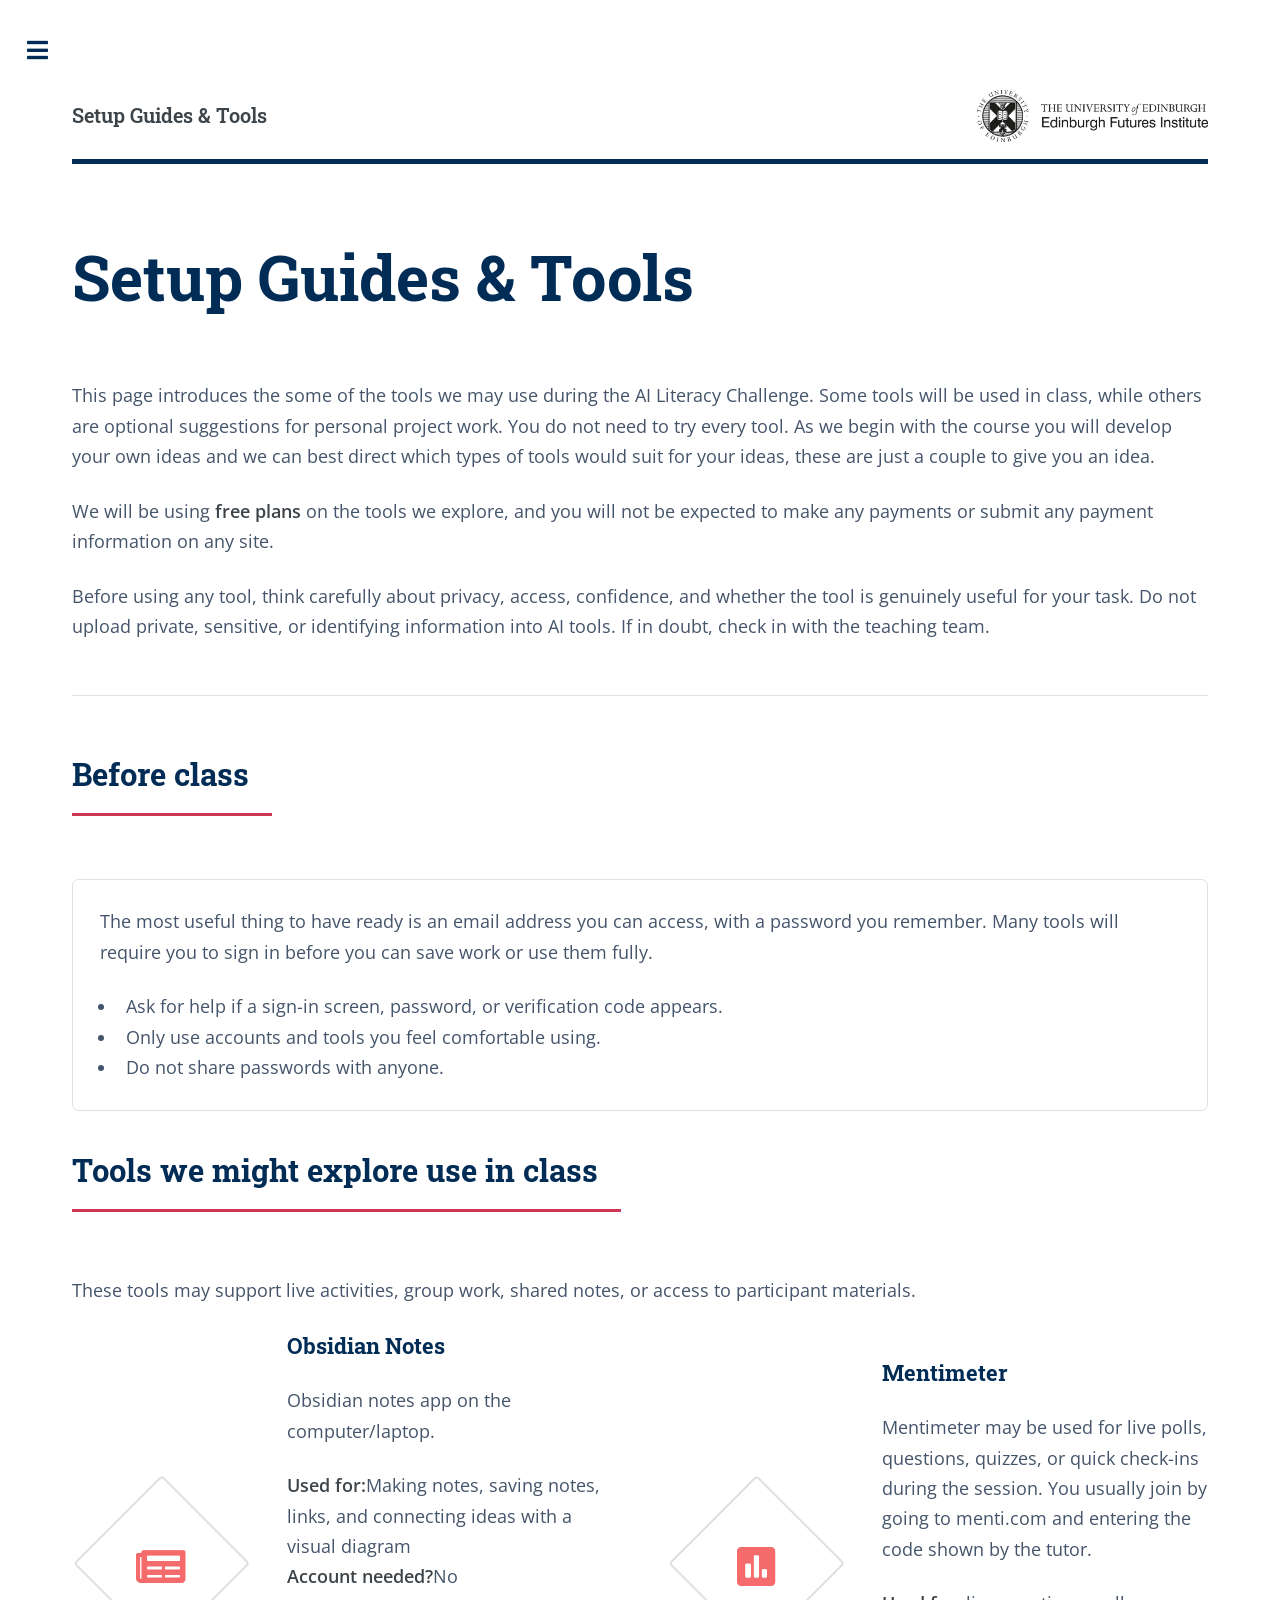
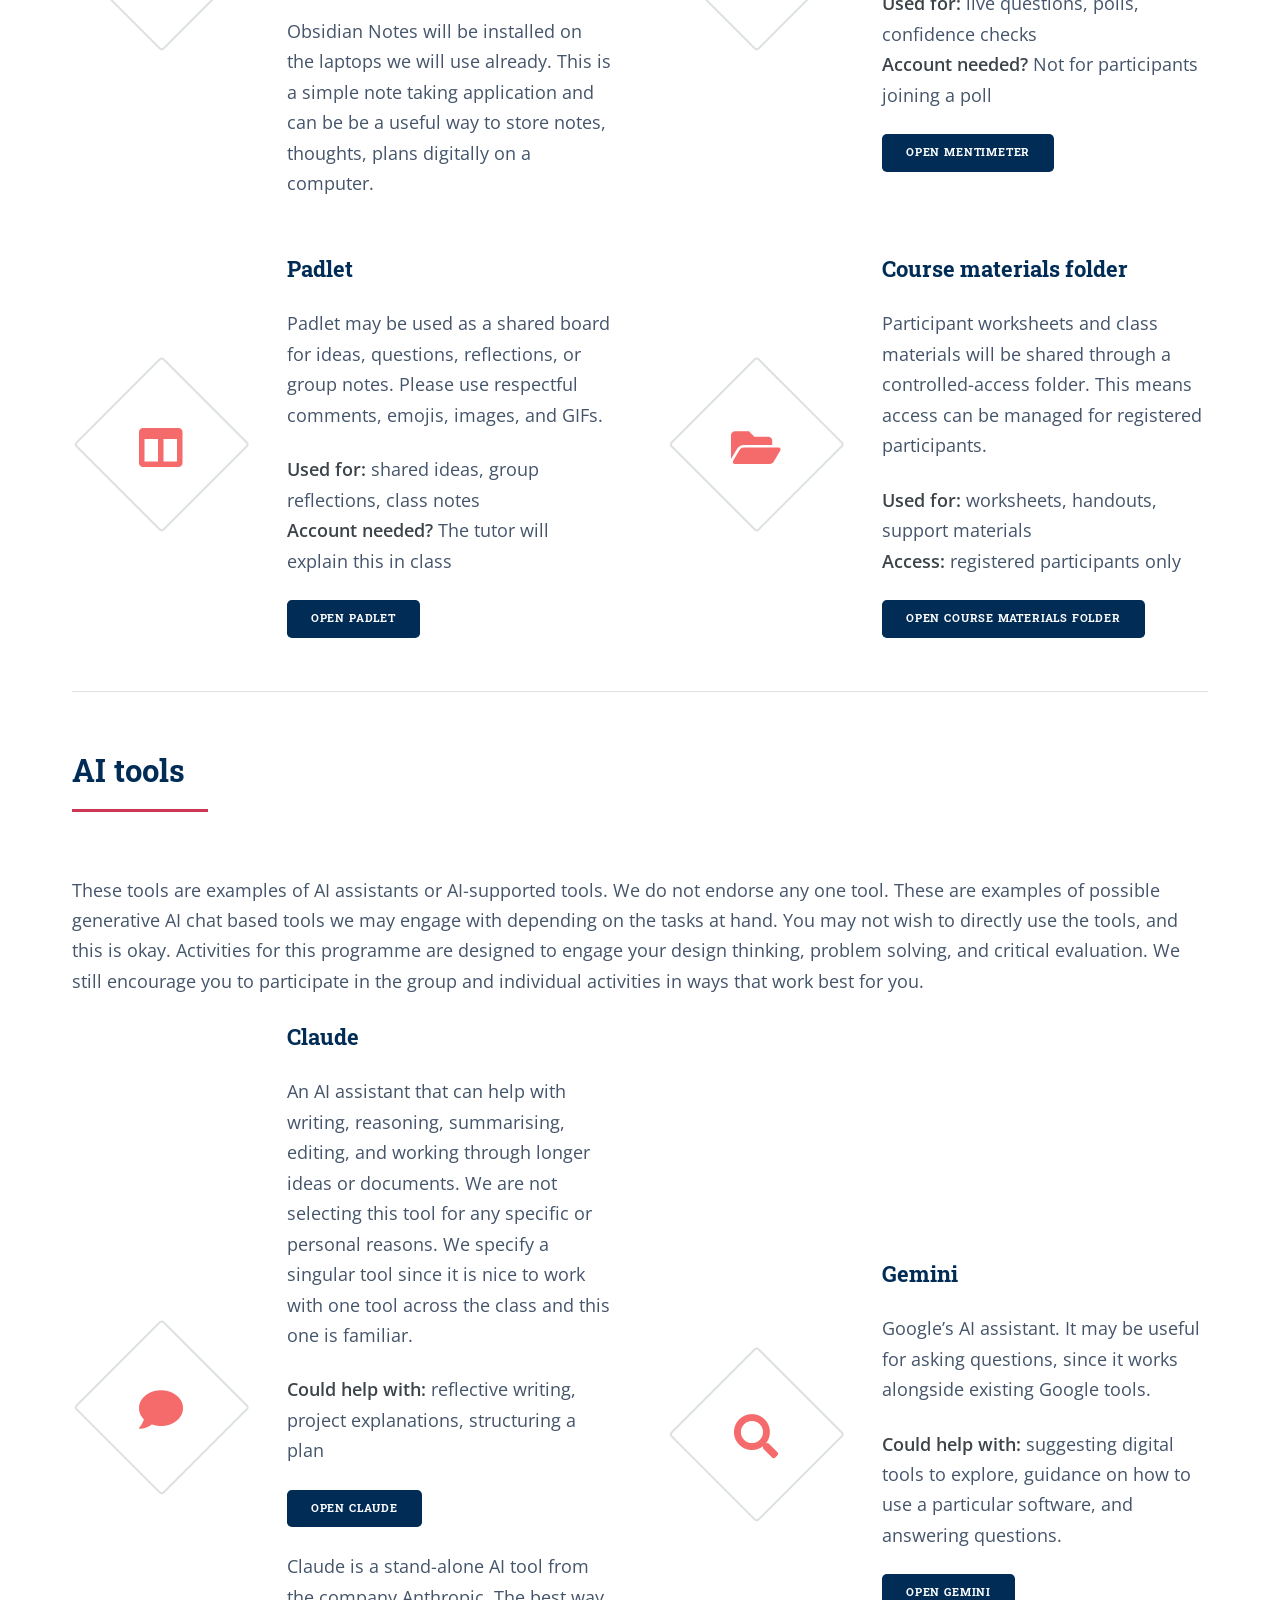
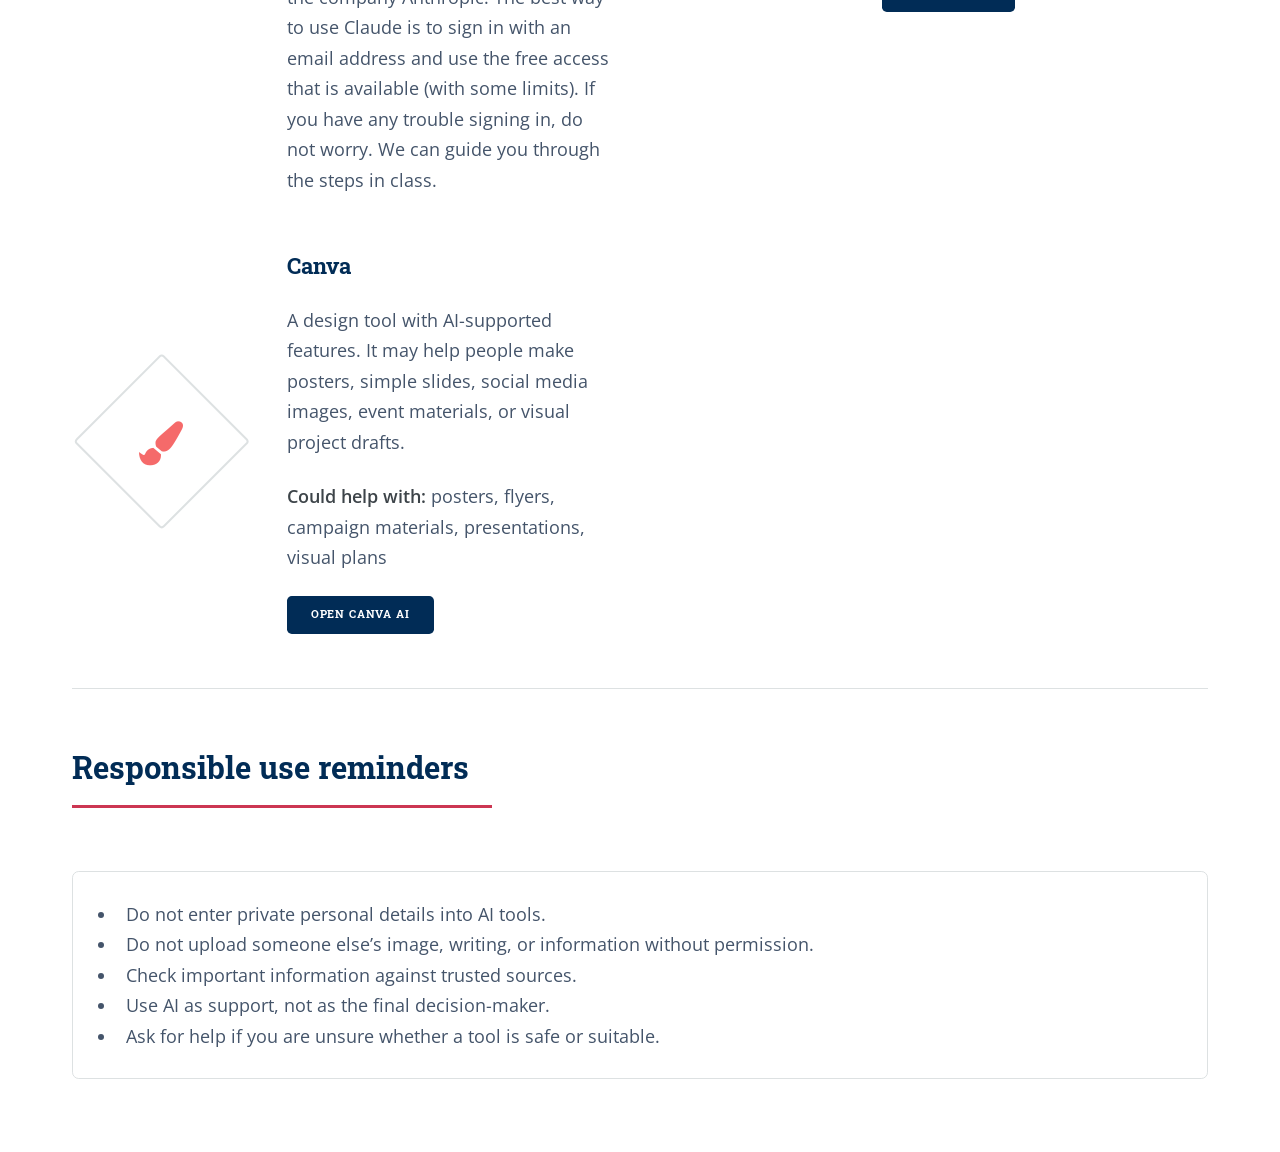
<file: tool-guides.html>
<!DOCTYPE html>
<html>

<head>
	<title>Setup Guides &amp; Tools</title>
	<meta charset="utf-8" />
	<meta name="viewport" content="width=device-width, initial-scale=1, user-scalable=no" />
	<link rel="stylesheet" href="assets/css/main.css" />
</head>

<body class="is-preload">

	<!-- Wrapper -->
	<div id="wrapper">

		<!-- Main -->
		<div id="main">
			<div class="inner">

				<!-- Header -->
				<header id="header">
					<a href="index.html" class="logo">
						<strong>Setup Guides &amp; Tools</strong>
					</a>

					<a href="index.html" class="site-logo">
						<img src="images/efi-logo-linear-black.jpg" alt="Edinburgh Futures Institute logo" />
					</a>
				</header>

				<!-- Content -->
				<section>
					<header class="main">
						<h1>Setup Guides &amp; Tools</h1>
					</header>

					<p>
						This page introduces the some of the tools we may use during the AI Literacy Challenge.
						Some tools will be used in class, while others are optional suggestions for personal
						project work. You do not need to try every tool. As we begin with the course you will develop
						your own ideas
						and we can best direct which types of tools would suit for your ideas, these are just a couple
						to give you an idea.
					</p>

					<p>
						We will be using <strong>free plans</strong> on the tools
						we explore, and you will not be expected to make any payments or submit any payment information
						on
						any site.
					</p>

					<p>
						Before using any tool, think carefully about privacy, access, confidence, and whether
						the tool is genuinely useful for your task. Do not upload private, sensitive, or
						identifying information into AI tools. If in doubt, check in with the teaching team.
					</p>

					<hr class="major" />

					<section id="before-class">
						<header class="major">
							<h2>Before class</h2>
						</header>

						<div class="box">
							<p>
								The most useful thing to have ready is an email address you can access,
								with a password you remember. Many tools will require you to sign in before
								you can save work or use them fully.
							</p>

							<ul>
								<li>Ask for help if a sign-in screen, password, or verification code appears.</li>
								<li>Only use accounts and tools you feel comfortable using.</li>
								<li>Do not share passwords with anyone.</li>
							</ul>
						</div>
					</section>


					<section id="class-tools">
						<header class="major">
							<h2>Tools we might explore use in class</h2>
						</header>

						<p>
							These tools may support live activities, group work, shared notes, or access to
							participant materials.
						</p>

						<div class="features">

							<article>
								<span class="icon solid fa-newspaper"></span>
								<div class="content">
									<h3>Obsidian Notes</h3>
									<p>
										Obsidian notes app on the computer/laptop.
									</p>
									<p>
										<strong>Used for:</strong>Making notes, saving notes, links, and connecting
										ideas with a visual diagram<br />
										<strong>Account needed?</strong>No
									</p>
									<p>
										Obsidian Notes will be installed on the laptops we will use already. This is a
										simple note taking application and can be
										be a useful way to store notes, thoughts, plans digitally on a computer.
									</p>
								</div>
							</article>


							<article>
								<span class="icon solid fa-poll"></span>
								<div class="content">
									<h3>Mentimeter</h3>
									<p>
										Mentimeter may be used for live polls, questions, quizzes, or quick
										check-ins during the session. You usually join by going to menti.com
										and entering the code shown by the tutor.
									</p>
									<p>
										<strong>Used for:</strong> live questions, polls, confidence checks<br />
										<strong>Account needed?</strong> Not for participants joining a poll
									</p>
									<p>
										<a href="https://www.menti.com/" class="button small" target="_blank"
											rel="noopener noreferrer">
											Open Mentimeter
										</a>
									</p>
								</div>
							</article>

							<article>
								<span class="icon solid fa-columns"></span>
								<div class="content">
									<h3>Padlet</h3>
									<p>
										Padlet may be used as a shared board for ideas, questions, reflections,
										or group notes. Please use respectful comments, emojis, images, and GIFs.
									</p>
									<p>
										<strong>Used for:</strong> shared ideas, group reflections, class notes<br />
										<strong>Account needed?</strong> The tutor will explain this in class
									</p>
									<p>
										<a href="https://padlet.com/" class="button small" target="_blank"
											rel="noopener noreferrer">
											Open Padlet
										</a>
									</p>
								</div>
							</article>

							<article>
								<span class="icon solid fa-folder-open"></span>
								<div class="content">
									<h3>Course materials folder</h3>
									<p>
										Participant worksheets and class materials will be shared through a
										controlled-access folder. This means access can be managed for registered
										participants.
									</p>
									<p>
										<strong>Used for:</strong> worksheets, handouts, support materials<br />
										<strong>Access:</strong> registered participants only
									</p>
									<p>
										<a href="https://drive.proton.me/urls/N15CDH332M#2qokHwo0hTEg"
											class="button small" target="_blank" rel="noopener noreferrer">
											Open course materials folder
										</a>
									</p>
								</div>
							</article>

						</div>
					</section>

					<hr class="major" />

					<section id="ai-tools">
						<header class="major">
							<h2>AI tools</h2>
						</header>

						<p>
							These tools are examples of AI assistants or AI-supported tools. We do not endorse any one
							tool. These are examples of possible
							generative AI chat based tools we may engage with depending on the tasks at hand. You may
							not wish to directly use the tools, and this is okay. Activities for this
							programme are designed to engage your design thinking, problem solving, and critical
							evaluation. We still encourage you to participate in the group and individual activities in
							ways that work best for you.
						</p>

						<div class="features">



							<article>
								<span class="icon solid fa-comment"></span>
								<div class="content">
									<h3>Claude</h3>
									<p>
										An AI assistant that can help with writing, reasoning, summarising,
										editing, and working through longer ideas or documents. We are not selecting
										this tool for any
										specific or personal reasons. We specify a singular tool since it is nice to
										work with one tool across
										the class and this one is familiar.
									</p>
									<p>
										<strong>Could help with:</strong> reflective writing, project explanations,
										structuring a plan
									</p>
									<p>
										<a href="https://claude.com/" class="button small" target="_blank"
											rel="noopener noreferrer">
											Open Claude
										</a>
									</p>
									<p>Claude is a stand-alone AI tool from the company Anthropic. The best way to use Claude is 
										to sign in with an email address and use the free access that is available (with some limits).
										If you have any trouble signing in, do not worry. We can guide you through the steps in class.
									</p>
								</div>
							</article>

							<article>
								<span class="icon solid fa-search"></span>
								<div class="content">
									<h3>Gemini</h3>
									<p>
										Google’s AI assistant. It may be useful for asking questions, since it works
										alongside existing Google tools.
									</p>
									<p>
										<strong>Could help with:</strong> suggesting digital tools to explore, guidance
										on how to use a particular software, and answering questions.
									</p>
									<p>
										<a href="https://gemini.google.com/" class="button small" target="_blank"
											rel="noopener noreferrer">
											Open Gemini
										</a>
									</p>
								</div>
							</article>


							<article>
								<span class="icon solid fa-paint-brush"></span>
								<div class="content">
									<h3>Canva</h3>
									<p>
										A design tool with AI-supported features. It may help people make posters,
										simple slides, social media images, event materials, or visual project drafts.
									</p>
									<p>
										<strong>Could help with:</strong> posters, flyers, campaign materials,
										presentations, visual plans
									</p>
									<p>
										<a href="https://www.canva.com/canva-ai/" class="button small" target="_blank"
											rel="noopener noreferrer">
											Open Canva AI
										</a>
									</p>
								</div>
							</article>

						</div>
					</section>

					<hr class="major" />

					<section id="responsible-use">
						<header class="major">
							<h2>Responsible use reminders</h2>
						</header>

						<div class="box">
							<ul>
								<li>Do not enter private personal details into AI tools.</li>
								<li>Do not upload someone else’s image, writing, or information without permission.</li>
								<li>Check important information against trusted sources.</li>
								<li>Use AI as support, not as the final decision-maker.</li>
								<li>Ask for help if you are unsure whether a tool is safe or suitable.</li>
							</ul>
						</div>
					</section>

				</section>

			</div>
		</div>

		<!-- Sidebar -->
		<div id="sidebar">
			<div class="inner">



				<!-- Menu -->
				<nav id="menu">
					<header class="major">
						<h2>Menu</h2>
					</header>

					<ul>
						<li><a href="index.html">Home</a></li>

						<li>
							<span class="opener">Sessions</span>
							<ul>
								<li><a href="session-1.html">Session 1: Introduction to AI</a></li>
								<li><a href="session-2.html">Session 2: Ethics and Responsible Use</a></li>
								<li><a href="session-3.html">Session 3: AI for Community Good</a></li>
								<li><a href="session-4.html">Session 4: Review and Share</a></li>
							</ul>
						</li>

						<li><a href="personal-project.html">Personal Project Build</a></li>
						<li><a href="mini-challenge.html">Mini Challenge</a></li>
						<li><a href="tool-guides.html">Setup Guides & Tools</a></li>
						<li><a href="further_resources.html">Further Resources</a></li>
					</ul>
				</nav>

				<!-- Footer -->
				<footer id="footer">
					<p class="attributions">
						Base website template adapted from
						<a href="https://html5up.net/editorial">Editorial by HTML5 UP</a>,
						licensed under
						<a href="https://creativecommons.org/licenses/by/3.0/">CC BY 3.0</a>.
						Original course content © 2026 Somya Iqbal, University of Edinburgh / Edinburgh Futures
						Institute,
						shared under
						<a href="https://creativecommons.org/licenses/by-nc/4.0/">CC BY-NC 4.0</a>,
						unless otherwise stated. University logos and marks are not included under this licence.
					</p>
				</footer>

			</div>
		</div>

	</div>

	<!-- Scripts -->
	<script src="assets/js/jquery.min.js"></script>
	<script src="assets/js/browser.min.js"></script>
	<script src="assets/js/breakpoints.min.js"></script>
	<script src="assets/js/util.js"></script>
	<script src="assets/js/main.js"></script>

</body>

</html>
</file>
<file: assets/css/custom.css>
/* =====================================================
   AI Literacy Challenge
   Collapsible Session Recaps
   ===================================================== */

/* Main recap container */
.session-recap .recap-disclosure {
    margin: 1.5rem 0;
    border: 1px solid #d2d7d9;
    border-left: 4px solid var(--session-accent, #012c56);
    border-radius: 0.6rem;
    background: #ffffff;
    overflow: hidden;
}

/* Clickable recap heading */
.session-recap .recap-disclosure > summary {
    display: list-item;
    list-style-position: inside;
    padding: 1rem 1.25rem;
    background: var(--efi-soft-grey, #f8f8f8);
    color: var(--efi-blue, #012c56);
    font-weight: 700;
    cursor: pointer;
}

/* Disclosure arrow */
.session-recap .recap-disclosure > summary::marker {
    color: var(--efi-blue, #012c56);
}

/* Mouse hover effect */
.session-recap .recap-disclosure > summary:hover {
    background: #eaf1f7;
}

/* Keyboard focus indicator */
.session-recap .recap-disclosure > summary:focus-visible {
    outline: 3px solid var(--efi-blue, #012c56);
    outline-offset: -4px;
}

/* Divider when recap is expanded */
.session-recap .recap-disclosure[open] > summary {
    border-bottom: 1px solid #d2d7d9;
}

/* Expanded recap content */
.session-recap .recap-content {
    padding: 1.5rem;
}

.session-recap .recap-content > :last-child {
    margin-bottom: 0;
}

/* Smaller screen adjustments */
@media screen and (max-width: 736px) {
    .session-recap .recap-disclosure > summary {
        padding: 0.9rem 1rem;
    }

    .session-recap .recap-content {
        padding: 1rem;
    }
}
</file>
<file: assets/css/main.css>
@import url(fontawesome-all.min.css);
@import url("https://fonts.googleapis.com/css?family=Open+Sans:400,600,400italic,600italic|Roboto+Slab:400,700");
/*
	Editorial by HTML5 UP
	html5up.net | @ajlkn
	Free for personal and commercial use under the CCA 3.0 license (html5up.net/license)
*/
html, body, div, span, applet, object,
iframe, h1, h2, h3, h4, h5, h6, p, blockquote,
pre, a, abbr, acronym, address, big, cite,
code, del, dfn, em, img, ins, kbd, q, s, samp,
small, strike, strong, sub, sup, tt, var, b,
u, i, center, dl, dt, dd, ol, ul, li, fieldset,
form, label, legend, table, caption, tbody,
tfoot, thead, tr, th, td, article, aside,
canvas, details, embed, figure, figcaption,
footer, header, hgroup, menu, nav, output, ruby,
section, summary, time, mark, audio, video {
  margin: 0;
  padding: 0;
  border: 0;
  font-size: 100%;
  font: inherit;
  vertical-align: baseline; }

article, aside, details, figcaption, figure,
footer, header, hgroup, menu, nav, section {
  display: block; }

body {
  line-height: 1; }

ol, ul {
  list-style: none; }

blockquote, q {
  quotes: none; }
  blockquote:before, blockquote:after, q:before, q:after {
    content: '';
    content: none; }

table {
  border-collapse: collapse;
  border-spacing: 0; }

body {
  -webkit-text-size-adjust: none; }

mark {
  background-color: transparent;
  color: inherit; }

input::-moz-focus-inner {
  border: 0;
  padding: 0; }

input, select, textarea {
  -moz-appearance: none;
  -webkit-appearance: none;
  -ms-appearance: none;
  appearance: none; }

/* Basic */
@-ms-viewport {
  width: device-width; }

body {
  -ms-overflow-style: scrollbar; }

@media screen and (max-width: 480px) {
  html, body {
    min-width: 320px; } }

html {
  box-sizing: border-box; }

*, *:before, *:after {
  box-sizing: inherit; }

body {
  background: #ffffff; }
  body.is-preload *, body.is-preload *:before, body.is-preload *:after, body.is-resizing *, body.is-resizing *:before, body.is-resizing *:after {
    -moz-animation: none !important;
    -webkit-animation: none !important;
    -ms-animation: none !important;
    animation: none !important;
    -moz-transition: none !important;
    -webkit-transition: none !important;
    -ms-transition: none !important;
    transition: none !important; }

/* Type */
body, input, select, textarea {
  color: #7f888f;
  font-family: "Open Sans", sans-serif;
  font-size: 13pt;
  font-weight: 400;
  line-height: 1.65; }
  @media screen and (max-width: 1680px) {
    body, input, select, textarea {
      font-size: 11pt; } }
  @media screen and (max-width: 1280px) {
    body, input, select, textarea {
      font-size: 10pt; } }
  @media screen and (max-width: 360px) {
    body, input, select, textarea {
      font-size: 9pt; } }

a {
  -moz-transition: color 0.2s ease-in-out, border-bottom-color 0.2s ease-in-out;
  -webkit-transition: color 0.2s ease-in-out, border-bottom-color 0.2s ease-in-out;
  -ms-transition: color 0.2s ease-in-out, border-bottom-color 0.2s ease-in-out;
  transition: color 0.2s ease-in-out, border-bottom-color 0.2s ease-in-out;
  border-bottom: dotted 1px;
  color: #f56a6a;
  text-decoration: none; }
  a:hover {
    border-bottom-color: #f56a6a;
    color: #f56a6a !important; }
    a:hover strong {
      color: inherit; }

strong, b {
  color: #3d4449;
  font-weight: 600; }

em, i {
  font-style: italic; }

p {
  margin: 0 0 2em 0; }

h1, h2, h3, h4, h5, h6 {
  color: #3d4449;
  font-family: "Roboto Slab", serif;
  font-weight: 700;
  line-height: 1.5;
  margin: 0 0 1em 0; }
  h1 a, h2 a, h3 a, h4 a, h5 a, h6 a {
    color: inherit;
    text-decoration: none;
    border-bottom: 0; }

h1 {
  font-size: 4em;
  margin: 0 0 0.5em 0;
  line-height: 1.3; }

h2 {
  font-size: 1.75em; }

h3 {
  font-size: 1.25em; }

h4 {
  font-size: 1.1em; }

h5 {
  font-size: 0.9em; }

h6 {
  font-size: 0.7em; }

@media screen and (max-width: 1680px) {
  h1 {
    font-size: 3.5em; } }

@media screen and (max-width: 980px) {
  h1 {
    font-size: 3.25em; } }

@media screen and (max-width: 736px) {
  h1 {
    font-size: 2em;
    line-height: 1.4; }
  h2 {
    font-size: 1.5em; } }

sub {
  font-size: 0.8em;
  position: relative;
  top: 0.5em; }

sup {
  font-size: 0.8em;
  position: relative;
  top: -0.5em; }

blockquote {
  border-left: solid 3px rgba(210, 215, 217, 0.75);
  font-style: italic;
  margin: 0 0 2em 0;
  padding: 0.5em 0 0.5em 2em; }

code {
  background: rgba(230, 235, 237, 0.25);
  border-radius: 0.375em;
  border: solid 1px rgba(210, 215, 217, 0.75);
  font-family: "Courier New", monospace;
  font-size: 0.9em;
  margin: 0 0.25em;
  padding: 0.25em 0.65em; }

pre {
  -webkit-overflow-scrolling: touch;
  font-family: "Courier New", monospace;
  font-size: 0.9em;
  margin: 0 0 2em 0; }
  pre code {
    display: block;
    line-height: 1.75;
    padding: 1em 1.5em;
    overflow-x: auto; }

hr {
  border: 0;
  border-bottom: solid 1px rgba(210, 215, 217, 0.75);
  margin: 2em 0; }
  hr.major {
    margin: 3em 0; }

.align-left {
  text-align: left; }

.align-center {
  text-align: center; }

.align-right {
  text-align: right; }

/* Row */
.row {
  display: flex;
  flex-wrap: wrap;
  box-sizing: border-box;
  align-items: stretch; }
  .row > * {
    box-sizing: border-box; }
  .row.gtr-uniform > * > :last-child {
    margin-bottom: 0; }
  .row.aln-left {
    justify-content: flex-start; }
  .row.aln-center {
    justify-content: center; }
  .row.aln-right {
    justify-content: flex-end; }
  .row.aln-top {
    align-items: flex-start; }
  .row.aln-middle {
    align-items: center; }
  .row.aln-bottom {
    align-items: flex-end; }
  .row > .imp {
    order: -1; }
  .row > .col-1 {
    width: 8.33333%; }
  .row > .off-1 {
    margin-left: 8.33333%; }
  .row > .col-2 {
    width: 16.66667%; }
  .row > .off-2 {
    margin-left: 16.66667%; }
  .row > .col-3 {
    width: 25%; }
  .row > .off-3 {
    margin-left: 25%; }
  .row > .col-4 {
    width: 33.33333%; }
  .row > .off-4 {
    margin-left: 33.33333%; }
  .row > .col-5 {
    width: 41.66667%; }
  .row > .off-5 {
    margin-left: 41.66667%; }
  .row > .col-6 {
    width: 50%; }
  .row > .off-6 {
    margin-left: 50%; }
  .row > .col-7 {
    width: 58.33333%; }
  .row > .off-7 {
    margin-left: 58.33333%; }
  .row > .col-8 {
    width: 66.66667%; }
  .row > .off-8 {
    margin-left: 66.66667%; }
  .row > .col-9 {
    width: 75%; }
  .row > .off-9 {
    margin-left: 75%; }
  .row > .col-10 {
    width: 83.33333%; }
  .row > .off-10 {
    margin-left: 83.33333%; }
  .row > .col-11 {
    width: 91.66667%; }
  .row > .off-11 {
    margin-left: 91.66667%; }
  .row > .col-12 {
    width: 100%; }
  .row > .off-12 {
    margin-left: 100%; }
  .row.gtr-0 {
    margin-top: 0;
    margin-left: 0em; }
    .row.gtr-0 > * {
      padding: 0 0 0 0em; }
    .row.gtr-0.gtr-uniform {
      margin-top: 0em; }
      .row.gtr-0.gtr-uniform > * {
        padding-top: 0em; }
  .row.gtr-25 {
    margin-top: 0;
    margin-left: -0.375em; }
    .row.gtr-25 > * {
      padding: 0 0 0 0.375em; }
    .row.gtr-25.gtr-uniform {
      margin-top: -0.375em; }
      .row.gtr-25.gtr-uniform > * {
        padding-top: 0.375em; }
  .row.gtr-50 {
    margin-top: 0;
    margin-left: -0.75em; }
    .row.gtr-50 > * {
      padding: 0 0 0 0.75em; }
    .row.gtr-50.gtr-uniform {
      margin-top: -0.75em; }
      .row.gtr-50.gtr-uniform > * {
        padding-top: 0.75em; }
  .row {
    margin-top: 0;
    margin-left: -1.5em; }
    .row > * {
      padding: 0 0 0 1.5em; }
    .row.gtr-uniform {
      margin-top: -1.5em; }
      .row.gtr-uniform > * {
        padding-top: 1.5em; }
  .row.gtr-150 {
    margin-top: 0;
    margin-left: -2.25em; }
    .row.gtr-150 > * {
      padding: 0 0 0 2.25em; }
    .row.gtr-150.gtr-uniform {
      margin-top: -2.25em; }
      .row.gtr-150.gtr-uniform > * {
        padding-top: 2.25em; }
  .row.gtr-200 {
    margin-top: 0;
    margin-left: -3em; }
    .row.gtr-200 > * {
      padding: 0 0 0 3em; }
    .row.gtr-200.gtr-uniform {
      margin-top: -3em; }
      .row.gtr-200.gtr-uniform > * {
        padding-top: 3em; }
  @media screen and (max-width: 1680px) {
    .row {
      display: flex;
      flex-wrap: wrap;
      box-sizing: border-box;
      align-items: stretch; }
      .row > * {
        box-sizing: border-box; }
      .row.gtr-uniform > * > :last-child {
        margin-bottom: 0; }
      .row.aln-left {
        justify-content: flex-start; }
      .row.aln-center {
        justify-content: center; }
      .row.aln-right {
        justify-content: flex-end; }
      .row.aln-top {
        align-items: flex-start; }
      .row.aln-middle {
        align-items: center; }
      .row.aln-bottom {
        align-items: flex-end; }
      .row > .imp-xlarge {
        order: -1; }
      .row > .col-1-xlarge {
        width: 8.33333%; }
      .row > .off-1-xlarge {
        margin-left: 8.33333%; }
      .row > .col-2-xlarge {
        width: 16.66667%; }
      .row > .off-2-xlarge {
        margin-left: 16.66667%; }
      .row > .col-3-xlarge {
        width: 25%; }
      .row > .off-3-xlarge {
        margin-left: 25%; }
      .row > .col-4-xlarge {
        width: 33.33333%; }
      .row > .off-4-xlarge {
        margin-left: 33.33333%; }
      .row > .col-5-xlarge {
        width: 41.66667%; }
      .row > .off-5-xlarge {
        margin-left: 41.66667%; }
      .row > .col-6-xlarge {
        width: 50%; }
      .row > .off-6-xlarge {
        margin-left: 50%; }
      .row > .col-7-xlarge {
        width: 58.33333%; }
      .row > .off-7-xlarge {
        margin-left: 58.33333%; }
      .row > .col-8-xlarge {
        width: 66.66667%; }
      .row > .off-8-xlarge {
        margin-left: 66.66667%; }
      .row > .col-9-xlarge {
        width: 75%; }
      .row > .off-9-xlarge {
        margin-left: 75%; }
      .row > .col-10-xlarge {
        width: 83.33333%; }
      .row > .off-10-xlarge {
        margin-left: 83.33333%; }
      .row > .col-11-xlarge {
        width: 91.66667%; }
      .row > .off-11-xlarge {
        margin-left: 91.66667%; }
      .row > .col-12-xlarge {
        width: 100%; }
      .row > .off-12-xlarge {
        margin-left: 100%; }
      .row.gtr-0 {
        margin-top: 0;
        margin-left: 0em; }
        .row.gtr-0 > * {
          padding: 0 0 0 0em; }
        .row.gtr-0.gtr-uniform {
          margin-top: 0em; }
          .row.gtr-0.gtr-uniform > * {
            padding-top: 0em; }
      .row.gtr-25 {
        margin-top: 0;
        margin-left: -0.375em; }
        .row.gtr-25 > * {
          padding: 0 0 0 0.375em; }
        .row.gtr-25.gtr-uniform {
          margin-top: -0.375em; }
          .row.gtr-25.gtr-uniform > * {
            padding-top: 0.375em; }
      .row.gtr-50 {
        margin-top: 0;
        margin-left: -0.75em; }
        .row.gtr-50 > * {
          padding: 0 0 0 0.75em; }
        .row.gtr-50.gtr-uniform {
          margin-top: -0.75em; }
          .row.gtr-50.gtr-uniform > * {
            padding-top: 0.75em; }
      .row {
        margin-top: 0;
        margin-left: -1.5em; }
        .row > * {
          padding: 0 0 0 1.5em; }
        .row.gtr-uniform {
          margin-top: -1.5em; }
          .row.gtr-uniform > * {
            padding-top: 1.5em; }
      .row.gtr-150 {
        margin-top: 0;
        margin-left: -2.25em; }
        .row.gtr-150 > * {
          padding: 0 0 0 2.25em; }
        .row.gtr-150.gtr-uniform {
          margin-top: -2.25em; }
          .row.gtr-150.gtr-uniform > * {
            padding-top: 2.25em; }
      .row.gtr-200 {
        margin-top: 0;
        margin-left: -3em; }
        .row.gtr-200 > * {
          padding: 0 0 0 3em; }
        .row.gtr-200.gtr-uniform {
          margin-top: -3em; }
          .row.gtr-200.gtr-uniform > * {
            padding-top: 3em; } }
  @media screen and (max-width: 1280px) {
    .row {
      display: flex;
      flex-wrap: wrap;
      box-sizing: border-box;
      align-items: stretch; }
      .row > * {
        box-sizing: border-box; }
      .row.gtr-uniform > * > :last-child {
        margin-bottom: 0; }
      .row.aln-left {
        justify-content: flex-start; }
      .row.aln-center {
        justify-content: center; }
      .row.aln-right {
        justify-content: flex-end; }
      .row.aln-top {
        align-items: flex-start; }
      .row.aln-middle {
        align-items: center; }
      .row.aln-bottom {
        align-items: flex-end; }
      .row > .imp-large {
        order: -1; }
      .row > .col-1-large {
        width: 8.33333%; }
      .row > .off-1-large {
        margin-left: 8.33333%; }
      .row > .col-2-large {
        width: 16.66667%; }
      .row > .off-2-large {
        margin-left: 16.66667%; }
      .row > .col-3-large {
        width: 25%; }
      .row > .off-3-large {
        margin-left: 25%; }
      .row > .col-4-large {
        width: 33.33333%; }
      .row > .off-4-large {
        margin-left: 33.33333%; }
      .row > .col-5-large {
        width: 41.66667%; }
      .row > .off-5-large {
        margin-left: 41.66667%; }
      .row > .col-6-large {
        width: 50%; }
      .row > .off-6-large {
        margin-left: 50%; }
      .row > .col-7-large {
        width: 58.33333%; }
      .row > .off-7-large {
        margin-left: 58.33333%; }
      .row > .col-8-large {
        width: 66.66667%; }
      .row > .off-8-large {
        margin-left: 66.66667%; }
      .row > .col-9-large {
        width: 75%; }
      .row > .off-9-large {
        margin-left: 75%; }
      .row > .col-10-large {
        width: 83.33333%; }
      .row > .off-10-large {
        margin-left: 83.33333%; }
      .row > .col-11-large {
        width: 91.66667%; }
      .row > .off-11-large {
        margin-left: 91.66667%; }
      .row > .col-12-large {
        width: 100%; }
      .row > .off-12-large {
        margin-left: 100%; }
      .row.gtr-0 {
        margin-top: 0;
        margin-left: 0em; }
        .row.gtr-0 > * {
          padding: 0 0 0 0em; }
        .row.gtr-0.gtr-uniform {
          margin-top: 0em; }
          .row.gtr-0.gtr-uniform > * {
            padding-top: 0em; }
      .row.gtr-25 {
        margin-top: 0;
        margin-left: -0.375em; }
        .row.gtr-25 > * {
          padding: 0 0 0 0.375em; }
        .row.gtr-25.gtr-uniform {
          margin-top: -0.375em; }
          .row.gtr-25.gtr-uniform > * {
            padding-top: 0.375em; }
      .row.gtr-50 {
        margin-top: 0;
        margin-left: -0.75em; }
        .row.gtr-50 > * {
          padding: 0 0 0 0.75em; }
        .row.gtr-50.gtr-uniform {
          margin-top: -0.75em; }
          .row.gtr-50.gtr-uniform > * {
            padding-top: 0.75em; }
      .row {
        margin-top: 0;
        margin-left: -1.5em; }
        .row > * {
          padding: 0 0 0 1.5em; }
        .row.gtr-uniform {
          margin-top: -1.5em; }
          .row.gtr-uniform > * {
            padding-top: 1.5em; }
      .row.gtr-150 {
        margin-top: 0;
        margin-left: -2.25em; }
        .row.gtr-150 > * {
          padding: 0 0 0 2.25em; }
        .row.gtr-150.gtr-uniform {
          margin-top: -2.25em; }
          .row.gtr-150.gtr-uniform > * {
            padding-top: 2.25em; }
      .row.gtr-200 {
        margin-top: 0;
        margin-left: -3em; }
        .row.gtr-200 > * {
          padding: 0 0 0 3em; }
        .row.gtr-200.gtr-uniform {
          margin-top: -3em; }
          .row.gtr-200.gtr-uniform > * {
            padding-top: 3em; } }
  @media screen and (max-width: 980px) {
    .row {
      display: flex;
      flex-wrap: wrap;
      box-sizing: border-box;
      align-items: stretch; }
      .row > * {
        box-sizing: border-box; }
      .row.gtr-uniform > * > :last-child {
        margin-bottom: 0; }
      .row.aln-left {
        justify-content: flex-start; }
      .row.aln-center {
        justify-content: center; }
      .row.aln-right {
        justify-content: flex-end; }
      .row.aln-top {
        align-items: flex-start; }
      .row.aln-middle {
        align-items: center; }
      .row.aln-bottom {
        align-items: flex-end; }
      .row > .imp-medium {
        order: -1; }
      .row > .col-1-medium {
        width: 8.33333%; }
      .row > .off-1-medium {
        margin-left: 8.33333%; }
      .row > .col-2-medium {
        width: 16.66667%; }
      .row > .off-2-medium {
        margin-left: 16.66667%; }
      .row > .col-3-medium {
        width: 25%; }
      .row > .off-3-medium {
        margin-left: 25%; }
      .row > .col-4-medium {
        width: 33.33333%; }
      .row > .off-4-medium {
        margin-left: 33.33333%; }
      .row > .col-5-medium {
        width: 41.66667%; }
      .row > .off-5-medium {
        margin-left: 41.66667%; }
      .row > .col-6-medium {
        width: 50%; }
      .row > .off-6-medium {
        margin-left: 50%; }
      .row > .col-7-medium {
        width: 58.33333%; }
      .row > .off-7-medium {
        margin-left: 58.33333%; }
      .row > .col-8-medium {
        width: 66.66667%; }
      .row > .off-8-medium {
        margin-left: 66.66667%; }
      .row > .col-9-medium {
        width: 75%; }
      .row > .off-9-medium {
        margin-left: 75%; }
      .row > .col-10-medium {
        width: 83.33333%; }
      .row > .off-10-medium {
        margin-left: 83.33333%; }
      .row > .col-11-medium {
        width: 91.66667%; }
      .row > .off-11-medium {
        margin-left: 91.66667%; }
      .row > .col-12-medium {
        width: 100%; }
      .row > .off-12-medium {
        margin-left: 100%; }
      .row.gtr-0 {
        margin-top: 0;
        margin-left: 0em; }
        .row.gtr-0 > * {
          padding: 0 0 0 0em; }
        .row.gtr-0.gtr-uniform {
          margin-top: 0em; }
          .row.gtr-0.gtr-uniform > * {
            padding-top: 0em; }
      .row.gtr-25 {
        margin-top: 0;
        margin-left: -0.375em; }
        .row.gtr-25 > * {
          padding: 0 0 0 0.375em; }
        .row.gtr-25.gtr-uniform {
          margin-top: -0.375em; }
          .row.gtr-25.gtr-uniform > * {
            padding-top: 0.375em; }
      .row.gtr-50 {
        margin-top: 0;
        margin-left: -0.75em; }
        .row.gtr-50 > * {
          padding: 0 0 0 0.75em; }
        .row.gtr-50.gtr-uniform {
          margin-top: -0.75em; }
          .row.gtr-50.gtr-uniform > * {
            padding-top: 0.75em; }
      .row {
        margin-top: 0;
        margin-left: -1.5em; }
        .row > * {
          padding: 0 0 0 1.5em; }
        .row.gtr-uniform {
          margin-top: -1.5em; }
          .row.gtr-uniform > * {
            padding-top: 1.5em; }
      .row.gtr-150 {
        margin-top: 0;
        margin-left: -2.25em; }
        .row.gtr-150 > * {
          padding: 0 0 0 2.25em; }
        .row.gtr-150.gtr-uniform {
          margin-top: -2.25em; }
          .row.gtr-150.gtr-uniform > * {
            padding-top: 2.25em; }
      .row.gtr-200 {
        margin-top: 0;
        margin-left: -3em; }
        .row.gtr-200 > * {
          padding: 0 0 0 3em; }
        .row.gtr-200.gtr-uniform {
          margin-top: -3em; }
          .row.gtr-200.gtr-uniform > * {
            padding-top: 3em; } }
  @media screen and (max-width: 736px) {
    .row {
      display: flex;
      flex-wrap: wrap;
      box-sizing: border-box;
      align-items: stretch; }
      .row > * {
        box-sizing: border-box; }
      .row.gtr-uniform > * > :last-child {
        margin-bottom: 0; }
      .row.aln-left {
        justify-content: flex-start; }
      .row.aln-center {
        justify-content: center; }
      .row.aln-right {
        justify-content: flex-end; }
      .row.aln-top {
        align-items: flex-start; }
      .row.aln-middle {
        align-items: center; }
      .row.aln-bottom {
        align-items: flex-end; }
      .row > .imp-small {
        order: -1; }
      .row > .col-1-small {
        width: 8.33333%; }
      .row > .off-1-small {
        margin-left: 8.33333%; }
      .row > .col-2-small {
        width: 16.66667%; }
      .row > .off-2-small {
        margin-left: 16.66667%; }
      .row > .col-3-small {
        width: 25%; }
      .row > .off-3-small {
        margin-left: 25%; }
      .row > .col-4-small {
        width: 33.33333%; }
      .row > .off-4-small {
        margin-left: 33.33333%; }
      .row > .col-5-small {
        width: 41.66667%; }
      .row > .off-5-small {
        margin-left: 41.66667%; }
      .row > .col-6-small {
        width: 50%; }
      .row > .off-6-small {
        margin-left: 50%; }
      .row > .col-7-small {
        width: 58.33333%; }
      .row > .off-7-small {
        margin-left: 58.33333%; }
      .row > .col-8-small {
        width: 66.66667%; }
      .row > .off-8-small {
        margin-left: 66.66667%; }
      .row > .col-9-small {
        width: 75%; }
      .row > .off-9-small {
        margin-left: 75%; }
      .row > .col-10-small {
        width: 83.33333%; }
      .row > .off-10-small {
        margin-left: 83.33333%; }
      .row > .col-11-small {
        width: 91.66667%; }
      .row > .off-11-small {
        margin-left: 91.66667%; }
      .row > .col-12-small {
        width: 100%; }
      .row > .off-12-small {
        margin-left: 100%; }
      .row.gtr-0 {
        margin-top: 0;
        margin-left: 0em; }
        .row.gtr-0 > * {
          padding: 0 0 0 0em; }
        .row.gtr-0.gtr-uniform {
          margin-top: 0em; }
          .row.gtr-0.gtr-uniform > * {
            padding-top: 0em; }
      .row.gtr-25 {
        margin-top: 0;
        margin-left: -0.375em; }
        .row.gtr-25 > * {
          padding: 0 0 0 0.375em; }
        .row.gtr-25.gtr-uniform {
          margin-top: -0.375em; }
          .row.gtr-25.gtr-uniform > * {
            padding-top: 0.375em; }
      .row.gtr-50 {
        margin-top: 0;
        margin-left: -0.75em; }
        .row.gtr-50 > * {
          padding: 0 0 0 0.75em; }
        .row.gtr-50.gtr-uniform {
          margin-top: -0.75em; }
          .row.gtr-50.gtr-uniform > * {
            padding-top: 0.75em; }
      .row {
        margin-top: 0;
        margin-left: -1.5em; }
        .row > * {
          padding: 0 0 0 1.5em; }
        .row.gtr-uniform {
          margin-top: -1.5em; }
          .row.gtr-uniform > * {
            padding-top: 1.5em; }
      .row.gtr-150 {
        margin-top: 0;
        margin-left: -2.25em; }
        .row.gtr-150 > * {
          padding: 0 0 0 2.25em; }
        .row.gtr-150.gtr-uniform {
          margin-top: -2.25em; }
          .row.gtr-150.gtr-uniform > * {
            padding-top: 2.25em; }
      .row.gtr-200 {
        margin-top: 0;
        margin-left: -3em; }
        .row.gtr-200 > * {
          padding: 0 0 0 3em; }
        .row.gtr-200.gtr-uniform {
          margin-top: -3em; }
          .row.gtr-200.gtr-uniform > * {
            padding-top: 3em; } }
  @media screen and (max-width: 480px) {
    .row {
      display: flex;
      flex-wrap: wrap;
      box-sizing: border-box;
      align-items: stretch; }
      .row > * {
        box-sizing: border-box; }
      .row.gtr-uniform > * > :last-child {
        margin-bottom: 0; }
      .row.aln-left {
        justify-content: flex-start; }
      .row.aln-center {
        justify-content: center; }
      .row.aln-right {
        justify-content: flex-end; }
      .row.aln-top {
        align-items: flex-start; }
      .row.aln-middle {
        align-items: center; }
      .row.aln-bottom {
        align-items: flex-end; }
      .row > .imp-xsmall {
        order: -1; }
      .row > .col-1-xsmall {
        width: 8.33333%; }
      .row > .off-1-xsmall {
        margin-left: 8.33333%; }
      .row > .col-2-xsmall {
        width: 16.66667%; }
      .row > .off-2-xsmall {
        margin-left: 16.66667%; }
      .row > .col-3-xsmall {
        width: 25%; }
      .row > .off-3-xsmall {
        margin-left: 25%; }
      .row > .col-4-xsmall {
        width: 33.33333%; }
      .row > .off-4-xsmall {
        margin-left: 33.33333%; }
      .row > .col-5-xsmall {
        width: 41.66667%; }
      .row > .off-5-xsmall {
        margin-left: 41.66667%; }
      .row > .col-6-xsmall {
        width: 50%; }
      .row > .off-6-xsmall {
        margin-left: 50%; }
      .row > .col-7-xsmall {
        width: 58.33333%; }
      .row > .off-7-xsmall {
        margin-left: 58.33333%; }
      .row > .col-8-xsmall {
        width: 66.66667%; }
      .row > .off-8-xsmall {
        margin-left: 66.66667%; }
      .row > .col-9-xsmall {
        width: 75%; }
      .row > .off-9-xsmall {
        margin-left: 75%; }
      .row > .col-10-xsmall {
        width: 83.33333%; }
      .row > .off-10-xsmall {
        margin-left: 83.33333%; }
      .row > .col-11-xsmall {
        width: 91.66667%; }
      .row > .off-11-xsmall {
        margin-left: 91.66667%; }
      .row > .col-12-xsmall {
        width: 100%; }
      .row > .off-12-xsmall {
        margin-left: 100%; }
      .row.gtr-0 {
        margin-top: 0;
        margin-left: 0em; }
        .row.gtr-0 > * {
          padding: 0 0 0 0em; }
        .row.gtr-0.gtr-uniform {
          margin-top: 0em; }
          .row.gtr-0.gtr-uniform > * {
            padding-top: 0em; }
      .row.gtr-25 {
        margin-top: 0;
        margin-left: -0.375em; }
        .row.gtr-25 > * {
          padding: 0 0 0 0.375em; }
        .row.gtr-25.gtr-uniform {
          margin-top: -0.375em; }
          .row.gtr-25.gtr-uniform > * {
            padding-top: 0.375em; }
      .row.gtr-50 {
        margin-top: 0;
        margin-left: -0.75em; }
        .row.gtr-50 > * {
          padding: 0 0 0 0.75em; }
        .row.gtr-50.gtr-uniform {
          margin-top: -0.75em; }
          .row.gtr-50.gtr-uniform > * {
            padding-top: 0.75em; }
      .row {
        margin-top: 0;
        margin-left: -1.5em; }
        .row > * {
          padding: 0 0 0 1.5em; }
        .row.gtr-uniform {
          margin-top: -1.5em; }
          .row.gtr-uniform > * {
            padding-top: 1.5em; }
      .row.gtr-150 {
        margin-top: 0;
        margin-left: -2.25em; }
        .row.gtr-150 > * {
          padding: 0 0 0 2.25em; }
        .row.gtr-150.gtr-uniform {
          margin-top: -2.25em; }
          .row.gtr-150.gtr-uniform > * {
            padding-top: 2.25em; }
      .row.gtr-200 {
        margin-top: 0;
        margin-left: -3em; }
        .row.gtr-200 > * {
          padding: 0 0 0 3em; }
        .row.gtr-200.gtr-uniform {
          margin-top: -3em; }
          .row.gtr-200.gtr-uniform > * {
            padding-top: 3em; } }

/* Section/Article */
section.special, article.special {
  text-align: center; }

header p {
  font-family: "Roboto Slab", serif;
  font-size: 1em;
  font-weight: 400;
  letter-spacing: 0.075em;
  margin-top: -0.5em;
  text-transform: uppercase; }

header.major > :last-child {
  border-bottom: solid 3px #f56a6a;
  display: inline-block;
  margin: 0 0 2em 0;
  padding: 0 0.75em 0.5em 0; }

header.main > :last-child {
  margin: 0 0 1em 0; }

/* Form */
form {
  margin: 0 0 2em 0; }

label {
  color: #3d4449;
  display: block;
  font-size: 0.9em;
  font-weight: 600;
  margin: 0 0 1em 0; }

input[type="text"],
input[type="password"],
input[type="email"],
input[type="tel"],
input[type="search"],
input[type="url"],
select,
textarea {
  -moz-appearance: none;
  -webkit-appearance: none;
  -ms-appearance: none;
  appearance: none;
  background: #ffffff;
  border-radius: 0.375em;
  border: none;
  border: solid 1px rgba(210, 215, 217, 0.75);
  color: inherit;
  display: block;
  outline: 0;
  padding: 0 1em;
  text-decoration: none;
  width: 100%; }
  input[type="text"]:invalid,
  input[type="password"]:invalid,
  input[type="email"]:invalid,
  input[type="tel"]:invalid,
  input[type="search"]:invalid,
  input[type="url"]:invalid,
  select:invalid,
  textarea:invalid {
    box-shadow: none; }
  input[type="text"]:focus,
  input[type="password"]:focus,
  input[type="email"]:focus,
  input[type="tel"]:focus,
  input[type="search"]:focus,
  input[type="url"]:focus,
  select:focus,
  textarea:focus {
    border-color: #f56a6a;
    box-shadow: 0 0 0 1px #f56a6a; }

select {
  background-image: url("data:image/svg+xml;charset=utf8,%3Csvg xmlns='http://www.w3.org/2000/svg' width='40' height='40' preserveAspectRatio='none' viewBox='0 0 40 40'%3E%3Cpath d='M9.4,12.3l10.4,10.4l10.4-10.4c0.2-0.2,0.5-0.4,0.9-0.4c0.3,0,0.6,0.1,0.9,0.4l3.3,3.3c0.2,0.2,0.4,0.5,0.4,0.9 c0,0.4-0.1,0.6-0.4,0.9L20.7,31.9c-0.2,0.2-0.5,0.4-0.9,0.4c-0.3,0-0.6-0.1-0.9-0.4L4.3,17.3c-0.2-0.2-0.4-0.5-0.4-0.9 c0-0.4,0.1-0.6,0.4-0.9l3.3-3.3c0.2-0.2,0.5-0.4,0.9-0.4S9.1,12.1,9.4,12.3z' fill='rgba(210, 215, 217, 0.75)' /%3E%3C/svg%3E");
  background-size: 1.25em;
  background-repeat: no-repeat;
  background-position: calc(100% - 1em) center;
  height: 2.75em;
  padding-right: 2.75em;
  text-overflow: ellipsis; }
  select option {
    color: #3d4449;
    background: #ffffff; }
  select:focus::-ms-value {
    background-color: transparent; }
  select::-ms-expand {
    display: none; }

input[type="text"],
input[type="password"],
input[type="email"],
input[type="tel"],
input[type="search"],
input[type="url"],
select {
  height: 2.75em; }

textarea {
  padding: 0.75em 1em; }

input[type="checkbox"],
input[type="radio"] {
  -moz-appearance: none;
  -webkit-appearance: none;
  -ms-appearance: none;
  appearance: none;
  display: block;
  float: left;
  margin-right: -2em;
  opacity: 0;
  width: 1em;
  z-index: -1; }
  input[type="checkbox"] + label,
  input[type="radio"] + label {
    text-decoration: none;
    color: #7f888f;
    cursor: pointer;
    display: inline-block;
    font-size: 1em;
    font-weight: 400;
    padding-left: 2.4em;
    padding-right: 0.75em;
    position: relative; }
    input[type="checkbox"] + label:before,
    input[type="radio"] + label:before {
      -moz-osx-font-smoothing: grayscale;
      -webkit-font-smoothing: antialiased;
      display: inline-block;
      font-style: normal;
      font-variant: normal;
      text-rendering: auto;
      line-height: 1;
      text-transform: none !important;
      font-family: 'Font Awesome 5 Free';
      font-weight: 900; }
    input[type="checkbox"] + label:before,
    input[type="radio"] + label:before {
      background: #ffffff;
      border-radius: 0.375em;
      border: solid 1px rgba(210, 215, 217, 0.75);
      content: '';
      display: inline-block;
      font-size: 0.8em;
      height: 2.0625em;
      left: 0;
      line-height: 2.0625em;
      position: absolute;
      text-align: center;
      top: 0;
      width: 2.0625em; }
  input[type="checkbox"]:checked + label:before,
  input[type="radio"]:checked + label:before {
    background: #3d4449;
    border-color: #3d4449;
    color: #ffffff;
    content: '\f00c'; }
  input[type="checkbox"]:focus + label:before,
  input[type="radio"]:focus + label:before {
    border-color: #f56a6a;
    box-shadow: 0 0 0 1px #f56a6a; }

input[type="checkbox"] + label:before {
  border-radius: 0.375em; }

input[type="radio"] + label:before {
  border-radius: 100%; }

::-webkit-input-placeholder {
  color: #9fa3a6 !important;
  opacity: 1.0; }

:-moz-placeholder {
  color: #9fa3a6 !important;
  opacity: 1.0; }

::-moz-placeholder {
  color: #9fa3a6 !important;
  opacity: 1.0; }

:-ms-input-placeholder {
  color: #9fa3a6 !important;
  opacity: 1.0; }

/* Box */
.box {
  border-radius: 0.375em;
  border: solid 1px rgba(210, 215, 217, 0.75);
  margin-bottom: 2em;
  padding: 1.5em; }
  .box > :last-child,
  .box > :last-child > :last-child,
  .box > :last-child > :last-child > :last-child {
    margin-bottom: 0; }
  .box.alt {
    border: 0;
    border-radius: 0;
    padding: 0; }

/* Icon */
.icon {
  text-decoration: none;
  border-bottom: none;
  position: relative; }
  .icon:before {
    -moz-osx-font-smoothing: grayscale;
    -webkit-font-smoothing: antialiased;
    display: inline-block;
    font-style: normal;
    font-variant: normal;
    text-rendering: auto;
    line-height: 1;
    text-transform: none !important;
    font-family: 'Font Awesome 5 Free';
    font-weight: 400; }
  .icon > .label {
    display: none; }
  .icon:before {
    line-height: inherit; }
  .icon.solid:before {
    font-weight: 900; }
  .icon.brands:before {
    font-family: 'Font Awesome 5 Brands'; }

/* Image */
.image {
  border-radius: 0.375em;
  border: 0;
  display: inline-block;
  position: relative; }
  .image img {
    border-radius: 0.375em;
    display: block; }
  .image.left, .image.right {
    max-width: 40%; }
    .image.left img, .image.right img {
      width: 100%; }
  .image.left {
    float: left;
    padding: 0 1.5em 1em 0;
    top: 0.25em; }
  .image.right {
    float: right;
    padding: 0 0 1em 1.5em;
    top: 0.25em; }
  .image.fit {
    display: block;
    margin: 0 0 2em 0;
    width: 100%; }
    .image.fit img {
      width: 100%; }
  .image.main {
    display: block;
    margin: 0 0 3em 0;
    width: 100%; }
    .image.main img {
      width: 100%; }

a.image {
  overflow: hidden; }
  a.image img {
    -moz-transition: -moz-transform 0.2s ease;
    -webkit-transition: -webkit-transform 0.2s ease;
    -ms-transition: -ms-transform 0.2s ease;
    transition: transform 0.2s ease; }
  a.image:hover img {
    -moz-transform: scale(1.075);
    -webkit-transform: scale(1.075);
    -ms-transform: scale(1.075);
    transform: scale(1.075); }

/* List */
ol {
  list-style: decimal;
  margin: 0 0 2em 0;
  padding-left: 1.25em; }
  ol li {
    padding-left: 0.25em; }

ul {
  list-style: disc;
  margin: 0 0 2em 0;
  padding-left: 1em; }
  ul li {
    padding-left: 0.5em; }
  ul.alt {
    list-style: none;
    padding-left: 0; }
    ul.alt li {
      border-top: solid 1px rgba(210, 215, 217, 0.75);
      padding: 0.5em 0; }
      ul.alt li:first-child {
        border-top: 0;
        padding-top: 0; }

dl {
  margin: 0 0 2em 0; }
  dl dt {
    display: block;
    font-weight: 600;
    margin: 0 0 1em 0; }
  dl dd {
    margin-left: 2em; }

/* Actions */
ul.actions {
  display: -moz-flex;
  display: -webkit-flex;
  display: -ms-flex;
  display: flex;
  cursor: default;
  list-style: none;
  margin-left: -1em;
  padding-left: 0; }
  ul.actions li {
    padding: 0 0 0 1em;
    vertical-align: middle; }
  ul.actions.special {
    -moz-justify-content: center;
    -webkit-justify-content: center;
    -ms-justify-content: center;
    justify-content: center;
    width: 100%;
    margin-left: 0; }
    ul.actions.special li:first-child {
      padding-left: 0; }
  ul.actions.stacked {
    -moz-flex-direction: column;
    -webkit-flex-direction: column;
    -ms-flex-direction: column;
    flex-direction: column;
    margin-left: 0; }
    ul.actions.stacked li {
      padding: 1.3em 0 0 0; }
      ul.actions.stacked li:first-child {
        padding-top: 0; }
  ul.actions.fit {
    width: calc(100% + 1em); }
    ul.actions.fit li {
      -moz-flex-grow: 1;
      -webkit-flex-grow: 1;
      -ms-flex-grow: 1;
      flex-grow: 1;
      -moz-flex-shrink: 1;
      -webkit-flex-shrink: 1;
      -ms-flex-shrink: 1;
      flex-shrink: 1;
      width: 100%; }
      ul.actions.fit li > * {
        width: 100%; }
    ul.actions.fit.stacked {
      width: 100%; }

/* Icons */
ul.icons {
  cursor: default;
  list-style: none;
  padding-left: 0; }
  ul.icons li {
    display: inline-block;
    padding: 0 1em 0 0; }
    ul.icons li:last-child {
      padding-right: 0; }
    ul.icons li .icon {
      color: inherit; }
      ul.icons li .icon:before {
        font-size: 1.25em; }

/* Contact */
ul.contact {
  list-style: none;
  padding: 0; }
  ul.contact li {
    text-decoration: none;
    border-top: solid 1px rgba(210, 215, 217, 0.75);
    margin: 1.5em 0 0 0;
    padding: 1.5em 0 0 3em;
    position: relative; }
    ul.contact li:before {
      -moz-osx-font-smoothing: grayscale;
      -webkit-font-smoothing: antialiased;
      display: inline-block;
      font-style: normal;
      font-variant: normal;
      text-rendering: auto;
      line-height: 1;
      text-transform: none !important;
      font-family: 'Font Awesome 5 Free';
      font-weight: 400; }
    ul.contact li:before {
      color: #f56a6a;
      display: inline-block;
      font-size: 1.5em;
      height: 1.125em;
      left: 0;
      line-height: 1.125em;
      position: absolute;
      text-align: center;
      top: 1em;
      width: 1.5em; }
    ul.contact li:first-child {
      border-top: 0;
      margin-top: 0;
      padding-top: 0; }
      ul.contact li:first-child:before {
        top: 0; }
    ul.contact li a {
      color: inherit; }

/* Pagination */
ul.pagination {
  cursor: default;
  list-style: none;
  padding-left: 0; }
  ul.pagination li {
    display: inline-block;
    padding-left: 0;
    vertical-align: middle; }
    ul.pagination li > .page {
      -moz-transition: background-color 0.2s ease-in-out, color 0.2s ease-in-out;
      -webkit-transition: background-color 0.2s ease-in-out, color 0.2s ease-in-out;
      -ms-transition: background-color 0.2s ease-in-out, color 0.2s ease-in-out;
      transition: background-color 0.2s ease-in-out, color 0.2s ease-in-out;
      border-bottom: 0;
      border-radius: 0.375em;
      display: inline-block;
      font-size: 0.8em;
      font-weight: 600;
      height: 2em;
      line-height: 2em;
      margin: 0 0.125em;
      min-width: 2em;
      padding: 0 0.5em;
      text-align: center; }
      ul.pagination li > .page.active {
        background-color: #f56a6a;
        color: #ffffff !important; }
        ul.pagination li > .page.active:hover {
          background-color: #f67878; }
        ul.pagination li > .page.active:active {
          background-color: #f45c5c; }
    ul.pagination li:first-child {
      padding-right: 0.75em; }
    ul.pagination li:last-child {
      padding-left: 0.75em; }
  @media screen and (max-width: 480px) {
    ul.pagination li:nth-child(n+2):nth-last-child(n+2) {
      display: none; }
    ul.pagination li:first-child {
      padding-right: 0; } }

/* Table */
.table-wrapper {
  -webkit-overflow-scrolling: touch;
  overflow-x: auto; }

table {
  margin: 0 0 2em 0;
  width: 100%; }
  table tbody tr {
    border: solid 1px rgba(210, 215, 217, 0.75);
    border-left: 0;
    border-right: 0; }
    table tbody tr:nth-child(2n + 1) {
      background-color: rgba(230, 235, 237, 0.25); }
  table td {
    padding: 0.75em 0.75em; }
  table th {
    color: #3d4449;
    font-size: 0.9em;
    font-weight: 600;
    padding: 0 0.75em 0.75em 0.75em;
    text-align: left; }
  table thead {
    border-bottom: solid 2px rgba(210, 215, 217, 0.75); }
  table tfoot {
    border-top: solid 2px rgba(210, 215, 217, 0.75); }
  table.alt {
    border-collapse: separate; }
    table.alt tbody tr td {
      border: solid 1px rgba(210, 215, 217, 0.75);
      border-left-width: 0;
      border-top-width: 0; }
      table.alt tbody tr td:first-child {
        border-left-width: 1px; }
    table.alt tbody tr:first-child td {
      border-top-width: 1px; }
    table.alt thead {
      border-bottom: 0; }
    table.alt tfoot {
      border-top: 0; }

/* Button */
input[type="submit"],
input[type="reset"],
input[type="button"],
button,
.button {
  -moz-appearance: none;
  -webkit-appearance: none;
  -ms-appearance: none;
  appearance: none;
  -moz-transition: background-color 0.2s ease-in-out, color 0.2s ease-in-out;
  -webkit-transition: background-color 0.2s ease-in-out, color 0.2s ease-in-out;
  -ms-transition: background-color 0.2s ease-in-out, color 0.2s ease-in-out;
  transition: background-color 0.2s ease-in-out, color 0.2s ease-in-out;
  background-color: transparent;
  border-radius: 0.375em;
  border: 0;
  box-shadow: inset 0 0 0 2px #f56a6a;
  color: #f56a6a !important;
  cursor: pointer;
  display: inline-block;
  font-family: "Roboto Slab", serif;
  font-size: 0.8em;
  font-weight: 700;
  height: 3.5em;
  letter-spacing: 0.075em;
  line-height: 3.5em;
  padding: 0 2.25em;
  text-align: center;
  text-decoration: none;
  text-transform: uppercase;
  white-space: nowrap; }
  input[type="submit"]:hover,
  input[type="reset"]:hover,
  input[type="button"]:hover,
  button:hover,
  .button:hover {
    background-color: rgba(245, 106, 106, 0.05); }
  input[type="submit"]:active,
  input[type="reset"]:active,
  input[type="button"]:active,
  button:active,
  .button:active {
    background-color: rgba(245, 106, 106, 0.15); }
  input[type="submit"].icon:before,
  input[type="reset"].icon:before,
  input[type="button"].icon:before,
  button.icon:before,
  .button.icon:before {
    margin-right: 0.5em; }
  input[type="submit"].fit,
  input[type="reset"].fit,
  input[type="button"].fit,
  button.fit,
  .button.fit {
    width: 100%; }
  input[type="submit"].small,
  input[type="reset"].small,
  input[type="button"].small,
  button.small,
  .button.small {
    font-size: 0.6em; }
  input[type="submit"].large,
  input[type="reset"].large,
  input[type="button"].large,
  button.large,
  .button.large {
    font-size: 1em;
    height: 3.65em;
    line-height: 3.65em; }
  input[type="submit"].primary,
  input[type="reset"].primary,
  input[type="button"].primary,
  button.primary,
  .button.primary {
    background-color: #f56a6a;
    box-shadow: none;
    color: #ffffff !important; }
    input[type="submit"].primary:hover,
    input[type="reset"].primary:hover,
    input[type="button"].primary:hover,
    button.primary:hover,
    .button.primary:hover {
      background-color: #f67878; }
    input[type="submit"].primary:active,
    input[type="reset"].primary:active,
    input[type="button"].primary:active,
    button.primary:active,
    .button.primary:active {
      background-color: #f45c5c; }
  input[type="submit"].disabled, input[type="submit"]:disabled,
  input[type="reset"].disabled,
  input[type="reset"]:disabled,
  input[type="button"].disabled,
  input[type="button"]:disabled,
  button.disabled,
  button:disabled,
  .button.disabled,
  .button:disabled {
    pointer-events: none;
    opacity: 0.25; }

/* Mini Posts */
.mini-posts article {
  border-top: solid 1px rgba(210, 215, 217, 0.75);
  margin-top: 2em;
  padding-top: 2em; }
  .mini-posts article .image {
    display: block;
    margin: 0 0 1.5em 0; }
    .mini-posts article .image img {
      display: block;
      width: 100%; }
  .mini-posts article:first-child {
    border-top: 0;
    margin-top: 0;
    padding-top: 0; }

/* Features */
.features {
  display: -moz-flex;
  display: -webkit-flex;
  display: -ms-flex;
  display: flex;
  -moz-flex-wrap: wrap;
  -webkit-flex-wrap: wrap;
  -ms-flex-wrap: wrap;
  flex-wrap: wrap;
  margin: 0 0 2em -3em;
  width: calc(100% + 3em); }
  .features article {
    -moz-align-items: center;
    -webkit-align-items: center;
    -ms-align-items: center;
    align-items: center;
    display: -moz-flex;
    display: -webkit-flex;
    display: -ms-flex;
    display: flex;
    margin: 0 0 3em 3em;
    position: relative;
    width: calc(50% - 3em); }
    .features article:nth-child(2n - 1) {
      margin-right: 1.5em; }
    .features article:nth-child(2n) {
      margin-left: 1.5em; }
    .features article:nth-last-child(1), .features article:nth-last-child(2) {
      margin-bottom: 0; }
    .features article .icon {
      -moz-flex-grow: 0;
      -webkit-flex-grow: 0;
      -ms-flex-grow: 0;
      flex-grow: 0;
      -moz-flex-shrink: 0;
      -webkit-flex-shrink: 0;
      -ms-flex-shrink: 0;
      flex-shrink: 0;
      display: block;
      height: 10em;
      line-height: 10em;
      margin: 0 2em 0 0;
      text-align: center;
      width: 10em; }
      .features article .icon:before {
        color: #f56a6a;
        font-size: 2.75rem;
        position: relative;
        top: 0.05em; }
      .features article .icon:after {
        -moz-transform: rotate(45deg);
        -webkit-transform: rotate(45deg);
        -ms-transform: rotate(45deg);
        transform: rotate(45deg);
        border-radius: 0.25rem;
        border: solid 2px rgba(210, 215, 217, 0.75);
        content: '';
        display: block;
        height: 7em;
        left: 50%;
        margin: -3.5em 0 0 -3.5em;
        position: absolute;
        top: 50%;
        width: 7em; }
    .features article .content {
      -moz-flex-grow: 1;
      -webkit-flex-grow: 1;
      -ms-flex-grow: 1;
      flex-grow: 1;
      -moz-flex-shrink: 1;
      -webkit-flex-shrink: 1;
      -ms-flex-shrink: 1;
      flex-shrink: 1;
      width: 100%; }
      .features article .content > :last-child {
        margin-bottom: 0; }
  @media screen and (max-width: 980px) {
    .features {
      margin: 0 0 2em 0;
      width: 100%; }
      .features article {
        margin: 0 0 3em 0;
        width: 100%; }
        .features article:nth-child(2n - 1) {
          margin-right: 0; }
        .features article:nth-child(2n) {
          margin-left: 0; }
        .features article:nth-last-child(1), .features article:nth-last-child(2) {
          margin-bottom: 3em; }
        .features article:last-child {
          margin-bottom: 0; }
        .features article .icon {
          height: 8em;
          line-height: 8em;
          width: 8em; }
          .features article .icon:before {
            font-size: 2.25rem; }
          .features article .icon:after {
            height: 6em;
            margin: -3em 0 0 -3em;
            width: 6em; } }
  @media screen and (max-width: 480px) {
    .features article {
      -moz-flex-direction: column;
      -webkit-flex-direction: column;
      -ms-flex-direction: column;
      flex-direction: column;
      -moz-align-items: -moz-flex-start;
      -webkit-align-items: -webkit-flex-start;
      -ms-align-items: -ms-flex-start;
      align-items: flex-start; }
      .features article .icon {
        height: 6em;
        line-height: 6em;
        margin: 0 0 1.5em 0;
        width: 6em; }
        .features article .icon:before {
          font-size: 1.5rem; }
        .features article .icon:after {
          height: 4em;
          margin: -2em 0 0 -2em;
          width: 4em; } }
  @media screen and (max-width: 480px) {
    .features article .icon:before {
      font-size: 1.25rem; } }

/* Posts */
.posts {
  display: -moz-flex;
  display: -webkit-flex;
  display: -ms-flex;
  display: flex;
  -moz-flex-wrap: wrap;
  -webkit-flex-wrap: wrap;
  -ms-flex-wrap: wrap;
  flex-wrap: wrap;
  margin: 0 0 2em -6em;
  width: calc(100% + 6em); }
  .posts article {
    -moz-flex-grow: 0;
    -webkit-flex-grow: 0;
    -ms-flex-grow: 0;
    flex-grow: 0;
    -moz-flex-shrink: 1;
    -webkit-flex-shrink: 1;
    -ms-flex-shrink: 1;
    flex-shrink: 1;
    margin: 0 0 6em 6em;
    position: relative;
    width: calc(33.33333% - 6em); }
    .posts article:before {
      background: rgba(210, 215, 217, 0.75);
      content: '';
      display: block;
      height: calc(100% + 6em);
      left: -3em;
      position: absolute;
      top: 0;
      width: 1px; }
    .posts article:after {
      background: rgba(210, 215, 217, 0.75);
      bottom: -3em;
      content: '';
      display: block;
      height: 1px;
      position: absolute;
      right: 0;
      width: calc(100% + 6em); }
    .posts article > :last-child {
      margin-bottom: 0; }
    .posts article .image {
      display: block;
      margin: 0 0 2em 0; }
      .posts article .image img {
        display: block;
        width: 100%; }
  @media screen and (min-width: 1681px) {
    .posts article:nth-child(3n + 1):before {
      display: none; }
    .posts article:nth-child(3n + 1):after {
      width: 100%; }
    .posts article:nth-last-child(1), .posts article:nth-last-child(2), .posts article:nth-last-child(3) {
      margin-bottom: 0; }
      .posts article:nth-last-child(1):before, .posts article:nth-last-child(2):before, .posts article:nth-last-child(3):before {
        height: 100%; }
      .posts article:nth-last-child(1):after, .posts article:nth-last-child(2):after, .posts article:nth-last-child(3):after {
        display: none; } }
  @media screen and (max-width: 1680px) {
    .posts article {
      width: calc(50% - 6em); }
      .posts article:nth-last-child(3) {
        margin-bottom: 6em; } }
  @media screen and (min-width: 481px) and (max-width: 1680px) {
    .posts article:nth-child(2n + 1):before {
      display: none; }
    .posts article:nth-child(2n + 1):after {
      width: 100%; }
    .posts article:nth-last-child(1), .posts article:nth-last-child(2) {
      margin-bottom: 0; }
      .posts article:nth-last-child(1):before, .posts article:nth-last-child(2):before {
        height: 100%; }
      .posts article:nth-last-child(1):after, .posts article:nth-last-child(2):after {
        display: none; } }
  @media screen and (max-width: 736px) {
    .posts {
      margin: 0 0 2em -4.5em;
      width: calc(100% + 4.5em); }
      .posts article {
        margin: 0 0 4.5em 4.5em;
        width: calc(50% - 4.5em); }
        .posts article:before {
          height: calc(100% + 4.5em);
          left: -2.25em; }
        .posts article:after {
          bottom: -2.25em;
          width: calc(100% + 4.5em); }
        .posts article:nth-last-child(3) {
          margin-bottom: 4.5em; } }
  @media screen and (max-width: 480px) {
    .posts {
      margin: 0 0 2em 0;
      width: 100%; }
      .posts article {
        margin: 0 0 4.5em 0;
        width: 100%; }
        .posts article:before {
          display: none; }
        .posts article:after {
          width: 100%; }
        .posts article:last-child {
          margin-bottom: 0; }
          .posts article:last-child:after {
            display: none; } }

/* Wrapper */
#wrapper {
  display: -moz-flex;
  display: -webkit-flex;
  display: -ms-flex;
  display: flex;
  -moz-flex-direction: row-reverse;
  -webkit-flex-direction: row-reverse;
  -ms-flex-direction: row-reverse;
  flex-direction: row-reverse;
  min-height: 100vh; }

/* Main */
#main {
  -moz-flex-grow: 1;
  -webkit-flex-grow: 1;
  -ms-flex-grow: 1;
  flex-grow: 1;
  -moz-flex-shrink: 1;
  -webkit-flex-shrink: 1;
  -ms-flex-shrink: 1;
  flex-shrink: 1;
  width: 100%; }
  #main > .inner {
    padding: 0 6em 0.1em 6em ;
    margin: 0 auto;
    max-width: 110em; }
    #main > .inner > section {
      padding: 6em 0 4em 0 ;
      border-top: solid 2px rgba(210, 215, 217, 0.75); }
      #main > .inner > section:first-of-type {
        border-top: 0 !important; }
  @media screen and (max-width: 1680px) {
    #main > .inner {
      padding: 0 5em 0.1em 5em ; }
      #main > .inner > section {
        padding: 5em 0 3em 0 ; } }
  @media screen and (max-width: 1280px) {
    #main > .inner {
      padding: 0 4em 0.1em 4em ; }
      #main > .inner > section {
        padding: 4em 0 2em 0 ; } }
  @media screen and (max-width: 736px) {
    #main > .inner {
      padding: 0 2em 0.1em 2em ; }
      #main > .inner > section {
        padding: 3em 0 1em 0 ; } }

/* Sidebar */
#search form {
  text-decoration: none;
  position: relative; }
  #search form:before {
    -moz-osx-font-smoothing: grayscale;
    -webkit-font-smoothing: antialiased;
    display: inline-block;
    font-style: normal;
    font-variant: normal;
    text-rendering: auto;
    line-height: 1;
    text-transform: none !important;
    font-family: 'Font Awesome 5 Free';
    font-weight: 900; }
  #search form:before {
    -moz-transform: scaleX(-1);
    -webkit-transform: scaleX(-1);
    -ms-transform: scaleX(-1);
    transform: scaleX(-1);
    color: #7f888f;
    content: '\f002';
    cursor: default;
    display: block;
    font-size: 1.5em;
    height: 2em;
    line-height: 2em;
    opacity: 0.325;
    position: absolute;
    right: 0;
    text-align: center;
    top: 0;
    width: 2em; }
  #search form input[type="text"] {
    padding-right: 2.75em; }

#sidebar {
  -moz-flex-grow: 0;
  -webkit-flex-grow: 0;
  -ms-flex-grow: 0;
  flex-grow: 0;
  -moz-flex-shrink: 0;
  -webkit-flex-shrink: 0;
  -ms-flex-shrink: 0;
  flex-shrink: 0;
  -moz-transition: margin-left 0.5s ease, box-shadow 0.5s ease;
  -webkit-transition: margin-left 0.5s ease, box-shadow 0.5s ease;
  -ms-transition: margin-left 0.5s ease, box-shadow 0.5s ease;
  transition: margin-left 0.5s ease, box-shadow 0.5s ease;
  background-color: #f5f6f7;
  font-size: 0.9em;
  position: relative;
  width: 26em; }
  #sidebar h2 {
    font-size: 1.38889em; }
  #sidebar > .inner {
    padding: 2.22222em 2.22222em 2.44444em 2.22222em ;
    position: relative;
    width: 26em; }
    #sidebar > .inner > * {
      border-bottom: solid 2px rgba(210, 215, 217, 0.75);
      margin: 0 0 3.5em 0;
      padding: 0 0 3.5em 0; }
      #sidebar > .inner > * > :last-child {
        margin-bottom: 0; }
      #sidebar > .inner > *:last-child {
        border-bottom: 0;
        margin-bottom: 0;
        padding-bottom: 0; }
    #sidebar > .inner > .alt {
      background-color: #eff1f2;
      border-bottom: 0;
      margin: -2.22222em 0 4.44444em -2.22222em;
      padding: 2.22222em;
      width: calc(100% + 4.44444em); }
  #sidebar .toggle {
    text-decoration: none;
    -moz-transition: left 0.5s ease;
    -webkit-transition: left 0.5s ease;
    -ms-transition: left 0.5s ease;
    transition: left 0.5s ease;
    -webkit-tap-highlight-color: rgba(255, 255, 255, 0);
    border: 0;
    display: block;
    height: 7.5em;
    left: 26em;
    line-height: 7.5em;
    outline: 0;
    overflow: hidden;
    position: absolute;
    text-align: center;
    text-indent: -15em;
    white-space: nowrap;
    top: 0;
    width: 6em;
    z-index: 10000; }
    #sidebar .toggle:before {
      -moz-osx-font-smoothing: grayscale;
      -webkit-font-smoothing: antialiased;
      display: inline-block;
      font-style: normal;
      font-variant: normal;
      text-rendering: auto;
      line-height: 1;
      text-transform: none !important;
      font-family: 'Font Awesome 5 Free';
      font-weight: 900; }
    #sidebar .toggle:before {
      content: '\f0c9';
      font-size: 2rem;
      height: inherit;
      left: 0;
      line-height: inherit;
      position: absolute;
      text-indent: 0;
      top: 0;
      width: inherit; }
  #sidebar.inactive {
    margin-left: -26em; }
  @media screen and (max-width: 1680px) {
    #sidebar {
      width: 24em; }
      #sidebar > .inner {
        padding: 1.66667em 1.66667em 1.33333em 1.66667em ;
        width: 24em; }
        #sidebar > .inner > .alt {
          margin: -1.66667em 0 3.33333em -1.66667em;
          padding: 1.66667em;
          width: calc(100% + 3.33333em); }
      #sidebar .toggle {
        height: 6.25em;
        left: 24em;
        line-height: 6.25em;
        text-indent: 5em;
        width: 5em; }
        #sidebar .toggle:before {
          font-size: 1.5rem; }
      #sidebar.inactive {
        margin-left: -24em; } }
  @media screen and (max-width: 1280px) {
    #sidebar {
      box-shadow: 0 0 5em 0 rgba(0, 0, 0, 0.175);
      height: 100%;
      left: 0;
      position: fixed;
      top: 0;
      z-index: 10000; }
      #sidebar.inactive {
        box-shadow: none; }
      #sidebar > .inner {
        -webkit-overflow-scrolling: touch;
        height: 100%;
        left: 0;
        overflow-x: hidden;
        overflow-y: auto;
        position: absolute;
        top: 0; }
        #sidebar > .inner:after {
          content: '';
          display: block;
          height: 4em;
          width: 100%; }
      #sidebar .toggle {
        text-indent: 6em;
        width: 6em; }
        #sidebar .toggle:before {
          font-size: 1.5rem;
          margin-left: -0.4375em; }
      body.is-preload #sidebar {
        display: none; } }
  @media screen and (max-width: 736px) {
    #sidebar .toggle {
      text-indent: 7.25em;
      width: 7.25em; }
      #sidebar .toggle:before {
        color: #7f888f;
        margin-left: -0.0625em;
        margin-top: -0.25em;
        font-size: 1.1rem;
        z-index: 1; }
      #sidebar .toggle:after {
        background: rgba(222, 225, 226, 0.75);
        border-radius: 0.375em;
        content: '';
        height: 3.5em;
        left: 1em;
        position: absolute;
        top: 1em;
        width: 5em; } }

/* Header */
#header {
  display: -moz-flex;
  display: -webkit-flex;
  display: -ms-flex;
  display: flex;
  border-bottom: solid 5px #f56a6a;
  padding: 6em 0 1em 0;
  position: relative; }
  #header > * {
    -moz-flex: 1;
    -webkit-flex: 1;
    -ms-flex: 1;
    flex: 1;
    margin-bottom: 0; }
  #header .logo {
    border-bottom: 0;
    color: inherit;
    font-family: "Roboto Slab", serif;
    font-size: 1.125em; }
  #header .icons {
    text-align: right; }
  @media screen and (max-width: 1680px) {
    #header {
      padding-top: 5em; } }
  @media screen and (max-width: 736px) {
    #header {
      padding-top: 6.5em; }
      #header .logo {
        font-size: 1.25em;
        margin: 0; }
      #header .icons {
        height: 5em;
        line-height: 5em;
        position: absolute;
        right: -0.5em;
        top: 0; } }

/* Banner */
#banner {
  padding: 6em 0 4em 0 ;
  display: -moz-flex;
  display: -webkit-flex;
  display: -ms-flex;
  display: flex; }
  #banner h1 {
    margin-top: -0.125em; }
  #banner .content {
    -moz-flex-grow: 1;
    -webkit-flex-grow: 1;
    -ms-flex-grow: 1;
    flex-grow: 1;
    -moz-flex-shrink: 1;
    -webkit-flex-shrink: 1;
    -ms-flex-shrink: 1;
    flex-shrink: 1;
    width: 50%; }
  #banner .image {
    -moz-flex-grow: 0;
    -webkit-flex-grow: 0;
    -ms-flex-grow: 0;
    flex-grow: 0;
    -moz-flex-shrink: 0;
    -webkit-flex-shrink: 0;
    -ms-flex-shrink: 0;
    flex-shrink: 0;
    display: block;
    margin: 0 0 2em 4em;
    width: 50%; }
    #banner .image img {
      height: 100%;
      -moz-object-fit: cover;
      -webkit-object-fit: cover;
      -ms-object-fit: cover;
      object-fit: cover;
      -moz-object-position: center;
      -webkit-object-position: center;
      -ms-object-position: center;
      object-position: center;
      width: 100%; }
  @media screen and (orientation: portrait) {
    #banner {
      -moz-flex-direction: column-reverse;
      -webkit-flex-direction: column-reverse;
      -ms-flex-direction: column-reverse;
      flex-direction: column-reverse; }
      #banner h1 br {
        display: none; }
      #banner .content {
        -moz-flex-grow: 0;
        -webkit-flex-grow: 0;
        -ms-flex-grow: 0;
        flex-grow: 0;
        -moz-flex-shrink: 0;
        -webkit-flex-shrink: 0;
        -ms-flex-shrink: 0;
        flex-shrink: 0;
        width: 100%; }
      #banner .image {
        -moz-flex-grow: 0;
        -webkit-flex-grow: 0;
        -ms-flex-grow: 0;
        flex-grow: 0;
        -moz-flex-shrink: 0;
        -webkit-flex-shrink: 0;
        -ms-flex-shrink: 0;
        flex-shrink: 0;
        margin: 0 0 4em 0;
        height: 25em;
        max-height: 50vh;
        min-height: 18em;
        width: 100%; } }
  @media screen and (orientation: portrait) and (max-width: 480px) {
    #banner .image {
      max-height: 35vh; } }

/* Footer */
#footer .copyright {
  color: #9fa3a6;
  font-size: 0.9em; }
  #footer .copyright a {
    color: inherit; }

/* Menu */
#menu ul {
  -moz-user-select: none;
  -webkit-user-select: none;
  -ms-user-select: none;
  user-select: none;
  color: #3d4449;
  font-family: "Roboto Slab", serif;
  font-weight: 400;
  letter-spacing: 0.075em;
  list-style: none;
  margin-bottom: 0;
  padding: 0;
  text-transform: uppercase; }
  #menu ul a, #menu ul span {
    border-bottom: 0;
    color: inherit;
    cursor: pointer;
    display: block;
    font-size: 0.9em;
    padding: 0.625em 0; }
    #menu ul a:hover, #menu ul span:hover {
      color: #f56a6a; }
    #menu ul a.opener, #menu ul span.opener {
      -moz-transition: color 0.2s ease-in-out;
      -webkit-transition: color 0.2s ease-in-out;
      -ms-transition: color 0.2s ease-in-out;
      transition: color 0.2s ease-in-out;
      text-decoration: none;
      -webkit-tap-highlight-color: rgba(255, 255, 255, 0);
      position: relative; }
      #menu ul a.opener:before, #menu ul span.opener:before {
        -moz-osx-font-smoothing: grayscale;
        -webkit-font-smoothing: antialiased;
        display: inline-block;
        font-style: normal;
        font-variant: normal;
        text-rendering: auto;
        line-height: 1;
        text-transform: none !important;
        font-family: 'Font Awesome 5 Free';
        font-weight: 900; }
      #menu ul a.opener:before, #menu ul span.opener:before {
        -moz-transition: color 0.2s ease-in-out, -moz-transform 0.2s ease-in-out;
        -webkit-transition: color 0.2s ease-in-out, -webkit-transform 0.2s ease-in-out;
        -ms-transition: color 0.2s ease-in-out, -ms-transform 0.2s ease-in-out;
        transition: color 0.2s ease-in-out, transform 0.2s ease-in-out;
        color: #9fa3a6;
        content: '\f078';
        position: absolute;
        right: 0; }
      #menu ul a.opener:hover:before, #menu ul span.opener:hover:before {
        color: #f56a6a; }
      #menu ul a.opener.active + ul, #menu ul span.opener.active + ul {
        display: block; }
      #menu ul a.opener.active:before, #menu ul span.opener.active:before {
        -moz-transform: rotate(-180deg);
        -webkit-transform: rotate(-180deg);
        -ms-transform: rotate(-180deg);
        transform: rotate(-180deg); }

#menu > ul > li {
  border-top: solid 1px rgba(210, 215, 217, 0.75);
  margin: 0.5em 0 0 0;
  padding: 0.5em 0 0 0; }
  #menu > ul > li > ul {
    color: #9fa3a6;
    display: none;
    margin: 0.5em 0 1.5em 0;
    padding-left: 1em; }
    #menu > ul > li > ul a, #menu > ul > li > ul span {
      font-size: 0.8em; }
    #menu > ul > li > ul > li {
      margin: 0.125em 0 0 0;
      padding: 0.125em 0 0 0; }
  #menu > ul > li:first-child {
    border-top: 0;
    margin-top: 0;
    padding-top: 0; }

/*ADDITIONS ADDED BY SI FROM THIS POINT FORWARD TO THE MAIN TEMPLATE*/

/* =========================================================
   AI Literacy Challenge custom theme
   EFI-brand colour palette
   ========================================================= */

:root {
	--efi-blue: #012c56;
	--efi-rose: #cc3652;
	--efi-mint: #70be9a;
	--efi-orange: #f1831f;
	--efi-sky: #6ac0df;
	--efi-soft-grey: #f8f8f8;
	--efi-charcoal: #44546a;
	--efi-white: #ffffff;
}

/* Main page accents */
body {
	background: var(--efi-white);
	color: var(--efi-charcoal);
}

h1,
h2,
h3,
h4 {
	color: var(--efi-blue);
}

header.major > :last-child {
	border-bottom-color: var(--efi-rose);
}

#header {
	border-bottom-color: var(--efi-blue);
}

a {
	color: var(--efi-blue);
}

a:hover {
	color: var(--efi-rose) !important;
}

/* Buttons: style template links/buttons */
.button,
input[type="submit"],
input[type="reset"],
input[type="button"] {
	background-color: var(--efi-blue);
	box-shadow: none !important;
	color: var(--efi-white) !important;
	border-radius: 0.45em;
}

.button:hover,
input[type="submit"]:hover,
input[type="reset"]:hover,
input[type="button"]:hover {
	background-color: var(--efi-mint);
	color: #000000 !important;
}

/* Primary buttons */
.button.primary,
input[type="submit"].primary,
input[type="reset"].primary,
input[type="button"].primary {
	background-color: var(--efi-rose);
	color: var(--efi-white) !important;
}

/* Session card layout: keep homepage session buttons aligned */
.posts.session-grid {
	align-items: stretch;
}

.posts.session-grid article {
	display: flex;
	flex-direction: column;
}

.posts.session-grid article p {
	flex-grow: 1;
}

.posts.session-grid article .actions {
	margin-top: auto;
}

/* =========================================================
   AI Literacy Challenge session page colour accents
   ========================================================= */

.session-page {
	--session-accent: var(--efi-blue);
	--session-accent-soft: var(--efi-soft-grey);
	--session-accent-text: var(--efi-white);
}

/* Session-specific accent colours */
.session-one {
	--session-accent: var(--efi-rose);
	--session-accent-text: var(--efi-white);
}

.session-two {
	--session-accent: var(--efi-mint);
	--session-accent-text: #000000;
}

.session-three {
	--session-accent: var(--efi-orange);
	--session-accent-text: #000000;
}

.session-four {
	--session-accent: var(--efi-sky);
	--session-accent-text: #000000;
}

/* Apply session accent styling */
.session-page header.main h1 {
	border-bottom: 0.18em solid var(--session-accent);
	padding-bottom: 0.35em;
}

.session-page h2 {
	color: var(--session-accent);
}

.session-page .box {
	border-color: var(--session-accent);
	background: var(--session-accent-soft);
}

.session-page .button {
	background-color: var(--session-accent);
	color: var(--session-accent-text) !important;
	box-shadow: none !important;
}

.session-page .button:hover {
	background-color: var(--efi-blue);
	color: var(--efi-white) !important;
}

.session-page table thead {
	background: var(--session-accent);
	color: var(--session-accent-text);
}

.session-page table thead th {
	color: var(--session-accent-text);
}

/* Homepage banner video */
#banner .image.object video {
	width: 100%;
	height: 100%;
	object-fit: cover;
	border-radius: 0.375em;
	display: block;
}

/* =========================================================
   AI Literacy Challenge vocabulary flip cards
   apply session page colour automatically/and source link structure
   ========================================================= */

.session-page {
	--vocab-front-border: var(--session-accent);
	--vocab-back-border: var(--session-accent);
	--vocab-heading: var(--session-accent);
	--vocab-text: var(--efi-charcoal);
	--vocab-front-bg: #ffffff;
	--vocab-back-bg: var(--session-accent-soft);
	--vocab-focus: var(--session-accent);
}

/* Vocabulary section spacing */

.vocabulary-section {
	margin-top: 3rem;
}

.vocab-grid {
	display: grid;
	grid-template-columns: repeat(auto-fit, minmax(280px, 1fr));
	gap: 1.5rem;
	margin: 2rem 0;
}

/* Card container.*/

.vocab-card {
	all: unset;
	display: block !important;
	width: 100% !important;
	height: 300px !important;
	min-height: 300px !important;
	box-sizing: border-box !important;
	cursor: pointer;
	perspective: 1000px;
	white-space: normal !important;
	text-transform: none !important;
	letter-spacing: normal !important;
	line-height: normal !important;
	color: inherit;
}

/* Remove inherited HTML5 UP button decorations */

.vocab-card::before,
.vocab-card::after {
	display: none !important;
	content: none !important;
}

/* Keep text readable and prevent template button styles from interfering */

.vocab-card *,
.vocab-card h3,
.vocab-card p,
.vocab-card-front,
.vocab-card-back {
	box-sizing: border-box !important;
	white-space: normal !important;
	text-transform: none !important;
	letter-spacing: normal !important;
	overflow-wrap: break-word !important;
	word-break: normal !important;
}

/* Inner flip structure */

.vocab-card-inner {
	position: relative;
	display: block;
	width: 100%;
	height: 100%;
	transform-style: preserve-3d;
	transition: transform 0.6s ease;
}

.vocab-card.is-flipped .vocab-card-inner {
	transform: rotateY(180deg);
}

/* Front and back faces */

.vocab-card-front,
.vocab-card-back {
	position: absolute;
	inset: 0;
	display: flex;
	flex-direction: column;
	justify-content: flex-start;
	align-items: flex-start;
	padding: 1.25rem;
	border: 2px solid var(--vocab-front-border);
	border-radius: 0.75rem;
	background: var(--vocab-front-bg);
	backface-visibility: hidden;
	box-shadow: 0 0.25rem 0.75rem rgba(4, 30, 66, 0.08);
	overflow-y: auto;
}

.vocab-card-back {
	transform: rotateY(180deg);
	border-color: var(--vocab-back-border);
	background: var(--vocab-back-bg);
}

/* Card headings */

.vocab-card-front h3,
.vocab-card-back h3 {
	margin: 0 0 0.75rem 0 !important;
	color: var(--vocab-heading);
	font-size: 1rem !important;
	line-height: 1.3 !important;
	font-weight: 700;
}

/* Card paragraph text */

.vocab-card-front p,
.vocab-card-back p {
	margin: 0 !important;
	color: var(--vocab-text);
	font-size: 0.95rem !important;
	line-height: 1.5 !important;
}

/* Add spacing if a definition needs more than one paragraph */

.vocab-card-back p + p:not(.vocab-source) {
	margin-top: 0.75rem !important;
}

/* Source line at base of card */

.vocab-card-back .vocab-source {
	margin-top: auto !important;
	padding-top: 0.75rem;
	width: 100%;
	border-top: 1px solid rgba(68, 84, 106, 0.25);
	color: var(--vocab-text);
	font-size: 0.78rem !important;
	line-height: 1.35 !important;
	opacity: 0.9;
}

/* Linked source text */

.vocab-card-back .vocab-source a {
	color: inherit;
	text-decoration: underline;
	border-bottom: 0;
}

.vocab-card-back .vocab-source a:hover {
	opacity: 1;
}

/* 
   Source links should only be reachable once the card is flipped.
   linked sources are inside the card backs.
*/

.vocab-card:not(.is-flipped) .vocab-card-back a {
	visibility: hidden;
}

.vocab-card.is-flipped .vocab-card-back a {
	visibility: visible;
}

/* Keyboard focus state */

.vocab-card:focus-visible .vocab-card-front,
.vocab-card:focus-visible .vocab-card-back {
	outline: 3px solid var(--vocab-focus);
	outline-offset: 4px;
}

/* Slightly smaller cards on very small screens */

@media screen and (max-width: 480px) {
	.vocab-card {
		height: 320px !important;
		min-height: 320px !important;
	}

	.vocab-card-front,
	.vocab-card-back {
		padding: 1rem;
	}
}

/* =========================================================
   AI Literacy Challenge accessible typography
   Global readable text settings
   ========================================================= */

body,
input,
select,
textarea {
	font-size: 1.12rem !important;
	line-height: 1.7 !important;
}

p,
li,
details,
summary {
	font-size: 1.12rem;
	line-height: 1.7;
}

p {
	margin-bottom: 1.5rem;
}

/* Keep text readable on smaller screens without shrinking too much */
@media screen and (max-width: 736px) {
	body,
	input,
	select,
	textarea,
	p,
	li,
	details,
	summary {
		font-size: 1rem !important;
		line-height: 1.65 !important;
	}
}

/* Header, adding logo to top right */
/* Header logo alignment */

#header {
  display: flex;
  align-items: center;
  justify-content: space-between;
  width: 100%;
}

#header > .logo {
  display: block;
  margin: 0;
  padding: 0;
  border-bottom: 0;
  flex: 1 1 auto;
}

#header > .site-logo {
  display: flex;
  align-items: center;
  justify-content: flex-end;
  margin: 0 0 0 auto;
  padding: 0;
  border-bottom: 0;
  text-decoration: none;
  flex: 0 0 auto;
}

#header > .site-logo img {
  display: block;
  width: auto;
  max-width: 260px;
  max-height: 52px;
  object-fit: contain;
}

@media screen and (max-width: 736px) {
  #header {
    flex-direction: column;
    align-items: flex-start;
  }

  #header > .site-logo {
    margin: 1rem 0 0 0;
    justify-content: flex-start;
  }

  #header > .site-logo img {
    max-width: 220px;
    max-height: 45px;
  }
}

/* main page attributions */

.attributions {
  margin-top: 3rem;
  padding-top: 1.5rem;
  border-top: 1px solid #ddd;
  font-size: 0.9rem;
  line-height: 1.6;
  color: #666;
}

/* ---------------------------------------------------------
   AI Pedagogy Project comparison activity
   --------------------------------------------------------- */

.external-activity {
	margin-top: 3em;
}

.activity-guidance,
.activity-reflection {
	margin-bottom: 2em;
}

.iframe-wrapper {
	width: 100%;
	margin: 2em 0;
	overflow: hidden;
	background: #ffffff;
	border: 1px solid rgba(210, 215, 217, 0.75);
	border-radius: 0.375em;
}

.iframe-wrapper iframe {
	display: block;
	width: 100%;
	height: 1050px;
	border: 0;
	background: #ffffff;
}

.iframe-fallback {
	margin-bottom: 1em;
}

.external-activity-credit {
	margin-top: 2em;
	padding-top: 1.5em;
	border-top: 1px solid rgba(210, 215, 217, 0.75);
	font-size: 0.95em;
}

.external-activity-note {
	font-size: 0.9em;
}

/* Allow more vertical room when the embedded tool stacks on small screens. */
@media screen and (max-width: 736px) {
	.iframe-wrapper iframe {
		height: 1250px;
	}
}

/* FUrther resource page styless */
	

		.resource-list {
			display: grid;
			grid-template-columns: minmax(0, 1fr);
			gap: 1.5em;
			margin-top: 1.5em;
		}

		.resource-card {
			margin: 0;
		}

		.resource-type {
			display: inline-block;
			margin: 0 0 0.75em 0;
			font-size: 0.8em;
			font-weight: 700;
			letter-spacing: 0.08em;
			line-height: 1.4;
			text-transform: uppercase;
		}

		.resource-action {
			margin-bottom: 0;
		}

		.new-tab-note {
			display: block;
			margin-top: 0.45em;
			font-size: 0.9em;
		}

		.resource-section {
			scroll-margin-top: 1em;
		}

		.visually-hidden {
			position: absolute;
			width: 1px;
			height: 1px;
			padding: 0;
			margin: -1px;
			overflow: hidden;
			clip: rect(0, 0, 0, 0);
			white-space: nowrap;
			border: 0;
		}

		@media screen and (max-width: 736px) {
			.resource-card {
				padding: 1.25em;
			}
		}
	
/* ---------------------------------------------------------
   Interactive knowledge checks

   Shared component for Session 1 and future session pages.

   JavaScript state classes:
   - .is-correct
   - .is-incorrect
   - .shows-correct-answer
   --------------------------------------------------------- */

.knowledge-check {
	/* Neutral component colours */
	--knowledge-text: #2f3437;
	--knowledge-heading: #1f2326;
	--knowledge-border: #70787d;
	--knowledge-border-light: #c9ced1;
	--knowledge-background: #ffffff;
	--knowledge-background-soft: #f5f6f6;
	--knowledge-background-hover: #eceeef;
	--knowledge-focus: #1f2326;

	/* Correct-answer colours */
	--knowledge-correct-background: #edf7f1;
	--knowledge-correct-border: #2f6b4f;
	--knowledge-correct-text: #234f3b;

	/* Incorrect-answer colours */
	--knowledge-incorrect-background: #fff1f4;
	--knowledge-incorrect-border: #8a2940;
	--knowledge-incorrect-text: #6f2034;

	width: 100%;
	max-width: 100%;
	min-width: 0;
	margin-top: 2em;

	color: var(--knowledge-text);

	box-sizing: border-box;
}


/* ---------------------------------------------------------
   Activity heading
   --------------------------------------------------------- */

.knowledge-check header.major > :last-child::after {
	background-color: var(--knowledge-heading);
}

.knowledge-check h2,
.knowledge-check h3 {
	color: var(--knowledge-heading);
}


/* ---------------------------------------------------------
   One question and its answers
   --------------------------------------------------------- */

.knowledge-check .knowledge-card {
	width: 100%;
	max-width: 100%;
	min-width: 0;

	margin: 0 0 2em 0;
	padding: 1.5em;

	background-color: var(--knowledge-background);
	border: 1px solid var(--knowledge-border-light);
	border-radius: 0.4em;

	box-sizing: border-box;
	overflow: visible;
}

.knowledge-check .knowledge-card h3 {
	max-width: 100%;
	margin: 0 0 1em 0;

	color: var(--knowledge-heading);
	line-height: 1.45;

	white-space: normal;
	overflow-wrap: break-word;
}


/* ---------------------------------------------------------
   Answer-choice layout
   --------------------------------------------------------- */

.knowledge-check .knowledge-options {
	display: grid;
	grid-template-columns: minmax(0, 1fr);
	gap: 0.75em;

	width: 100%;
	max-width: 100%;
	min-width: 0;

	box-sizing: border-box;
}


/*
   These  override the HTML5 UP template's
   fixed-height, single-line button presentation.
*/

.knowledge-check button.knowledge-option {
	-webkit-appearance: none;
	appearance: none;

	display: flex;
	align-items: center;
	justify-content: flex-start;

	width: 100%;
	max-width: 100%;
	min-width: 0;

	height: auto !important;
	min-height: 3.5em;

	margin: 0;
	padding: 0.9em 1em;

	background-color: var(--knowledge-background);
	color: var(--knowledge-text) !important;

	border: 2px solid var(--knowledge-border);
	border-radius: 0.35em;

	box-shadow: none !important;

	font-family: inherit;
	font-size: inherit;
	font-weight: 600;

	line-height: 1.45 !important;
	letter-spacing: normal !important;
	text-align: left;
	text-decoration: none;
	text-transform: none !important;

	white-space: normal !important;
	overflow: visible;
	overflow-wrap: break-word;
	word-break: normal;
	text-overflow: clip;

	cursor: pointer;

	box-sizing: border-box;

	transition:
		background-color 0.15s ease,
		border-color 0.15s ease,
		color 0.15s ease;
}


/* ---------------------------------------------------------
   Neutral answer states
   --------------------------------------------------------- */

.knowledge-check button.knowledge-option:hover:not(:disabled) {
	background-color: var(--knowledge-background-hover);
	border-color: var(--knowledge-heading);
	color: var(--knowledge-heading) !important;
}

.knowledge-check button.knowledge-option:focus,
.knowledge-check button.knowledge-option:focus-visible {
	outline: 3px solid var(--knowledge-focus);
	outline-offset: 3px;
}

/*
   The script disables the choices once an answer is selected.
   Keep disabled answers fully readable.
*/

.knowledge-check button.knowledge-option:disabled {
	opacity: 1;
	cursor: default;

	-webkit-text-fill-color: currentColor;
}


/* ---------------------------------------------------------
   Correct and incorrect answer states

   These  are more specific than the
   neutral answer rule above, so the state colours is
   visible after JavaScript disables the buttons.
   --------------------------------------------------------- */

.knowledge-check button.knowledge-option.is-correct,
.knowledge-check button.knowledge-option.shows-correct-answer {
	background-color: var(--knowledge-correct-background);
	border-color: var(--knowledge-correct-border);
	color: var(--knowledge-correct-text) !important;
}

.knowledge-check button.knowledge-option.is-incorrect {
	background-color: var(--knowledge-incorrect-background);
	border-color: var(--knowledge-incorrect-border);
	color: var(--knowledge-incorrect-text) !important;
}


/* ---------------------------------------------------------
   Feedback panel
   --------------------------------------------------------- */

.knowledge-check .knowledge-feedback {
	width: 100%;
	max-width: 100%;
	min-width: 0;

	margin-top: 1.25em;
	padding: 1.25em;

	background-color: var(--knowledge-background-soft);
	color: var(--knowledge-text);

	border-left: 0.4em solid var(--knowledge-heading);
	border-radius: 0.25em;

	white-space: normal;
	overflow: visible;
	overflow-wrap: break-word;

	box-sizing: border-box;
}


/* Make sure the HTML hidden attribute is respected */

.knowledge-check .knowledge-feedback[hidden],
.knowledge-check .feedback-correct[hidden],
.knowledge-check .feedback-incorrect[hidden] {
	display: none !important;
}


/* Correct feedback */

.knowledge-check .knowledge-feedback.is-correct {
	background-color: var(--knowledge-correct-background);
	border-left-color: var(--knowledge-correct-border);
	color: var(--knowledge-correct-text);
}


/* Incorrect feedback */

.knowledge-check .knowledge-feedback.is-incorrect {
	background-color: var(--knowledge-incorrect-background);
	border-left-color: var(--knowledge-incorrect-border);
	color: var(--knowledge-incorrect-text);
}


/* Feedback text */

.knowledge-check .knowledge-feedback h4 {
	max-width: 100%;
	margin: 0 0 0.5em 0;

	color: inherit !important;
	line-height: 1.4;

	white-space: normal;
	overflow-wrap: break-word;
}

.knowledge-check .knowledge-feedback p {
	max-width: 100%;
	margin: 0 0 1em 0;

	color: inherit;
	line-height: 1.6;

	white-space: normal;
	overflow-wrap: break-word;
}

.knowledge-check .knowledge-feedback p:last-of-type {
	margin-bottom: 1em;
}


/* ---------------------------------------------------------
   Individual reset button
   --------------------------------------------------------- */

.knowledge-check button.knowledge-reset {
	-webkit-appearance: none;
	appearance: none;

	display: inline-flex;
	align-items: center;
	justify-content: center;

	width: auto;
	max-width: 100%;
	min-width: 0;

	height: auto !important;
	min-height: 2.75em;

	margin: 0;
	padding: 0.7em 1.1em;

	background-color: var(--knowledge-background);
	color: var(--knowledge-heading) !important;

	border: 2px solid var(--knowledge-heading);
	border-radius: 0.3em;

	box-shadow: none !important;

	font-family: inherit;
	font-size: inherit;
	font-weight: 700;

	line-height: 1.35 !important;
	letter-spacing: normal !important;
	text-align: center;
	text-transform: none !important;

	white-space: normal !important;
	overflow: visible;
	overflow-wrap: break-word;
	text-overflow: clip;

	cursor: pointer;

	box-sizing: border-box;

	transition:
		background-color 0.15s ease,
		border-color 0.15s ease,
		color 0.15s ease;
}

.knowledge-check button.knowledge-reset:hover {
	background-color: var(--knowledge-background-hover);
	border-color: var(--knowledge-heading);
	color: var(--knowledge-heading) !important;
}

.knowledge-check button.knowledge-reset:focus,
.knowledge-check button.knowledge-reset:focus-visible {
	outline: 3px solid var(--knowledge-focus);
	outline-offset: 3px;
}


/* ---------------------------------------------------------
   Tablet and mobile adjustments
   --------------------------------------------------------- */

@media screen and (max-width: 736px) {

	.knowledge-check {
		margin-top: 1.5em;
	}

	.knowledge-check .knowledge-card {
		margin-bottom: 1.5em;
		padding: 1.1em;
	}

	.knowledge-check button.knowledge-option {
		min-height: 3.5em;
		padding: 0.85em;
	}

	.knowledge-check .knowledge-feedback {
		padding: 1em;
	}

	.knowledge-check button.knowledge-reset {
		display: flex;
		width: 100%;
	}

}


/* ---------------------------------------------------------
   Very narrow screens
   --------------------------------------------------------- */

@media screen and (max-width: 480px) {

	.knowledge-check .knowledge-card {
		padding: 1em;
	}

	.knowledge-check .knowledge-card h3 {
		font-size: 1em;
	}

	.knowledge-check button.knowledge-option {
		padding: 0.8em;
		font-size: 0.95em;
	}

	.knowledge-check .knowledge-feedback {
		padding: 0.9em;
	}

}


/* ---------------------------------------------------------
   Reduced-motion preference
   --------------------------------------------------------- */

@media (prefers-reduced-motion: reduce) {

	.knowledge-check button.knowledge-option,
	.knowledge-check button.knowledge-reset {
		transition: none;
	}

}

/* ---------------------------------------------------------
   Evidence sorting activity
   Used for Session 2 and reusable on other pages
   --------------------------------------------------------- */

.evidence-sort {
	--evidence-text: #2f3437;
	--evidence-heading: #1f2326;
	--evidence-border: #c9ced1;
	--evidence-border-dark: #687077;
	--evidence-background: #ffffff;
	--evidence-background-soft: #f5f6f6;
	--evidence-hover: #eceeef;
	--evidence-correct: #2f6b4f;
	--evidence-correct-dark: #234f3b;
	--evidence-correct-soft: #edf7f1;
	--evidence-incorrect: #8a2940;
	--evidence-incorrect-dark: #6f2034;
	--evidence-incorrect-soft: #fff1f4;

	width: 100%;
	max-width: 100%;
	min-width: 0;

	color: var(--evidence-text);
}

.evidence-sort-guide {
	margin-bottom: 2em;
}

.evidence-sort-guide dl {
	margin-bottom: 0;
}

.evidence-sort-guide dt {
	margin-top: 1em;
	color: var(--evidence-heading);
	font-weight: 700;
}

.evidence-sort-guide dt:first-child {
	margin-top: 0;
}

.evidence-sort-guide dd {
	margin-left: 0;
}

.evidence-progress {
	margin: 1.5em 0;
	font-weight: 700;
}

.evidence-bank {
	display: grid;
	grid-template-columns: minmax(0, 1fr);
	gap: 1.25em;

	width: 100%;
	max-width: 100%;
	min-width: 0;

	margin-bottom: 2.5em;
}

.evidence-card {
	width: 100%;
	max-width: 100%;
	min-width: 0;

	margin: 0;
	padding: 1.35em;

	background: var(--evidence-background);
	border: 1px solid var(--evidence-border);
	border-radius: 0.4em;

	box-sizing: border-box;
}

.evidence-card h4 {
	margin: 0 0 0.8em 0;
	color: var(--evidence-heading);
	line-height: 1.45;
	overflow-wrap: break-word;
}

.evidence-card-prompt {
	margin-bottom: 0.75em;
	font-weight: 600;
}

.evidence-actions {
	display: grid;
	grid-template-columns: repeat(3, minmax(0, 1fr));
	gap: 0.65em;

	width: 100%;
	min-width: 0;
}

.evidence-sort button.evidence-choice,
.evidence-sort button.evidence-reset {
	-webkit-appearance: none;
	appearance: none;

	height: auto !important;
	min-height: 3.25em;

	margin: 0;
	padding: 0.8em 0.9em;

	background: var(--evidence-background);
	color: var(--evidence-text) !important;

	border: 2px solid var(--evidence-border-dark);
	border-radius: 0.35em;
	box-shadow: none !important;

	font: inherit;
	font-weight: 700;
	line-height: 1.4 !important;
	letter-spacing: normal !important;
	text-transform: none !important;
	white-space: normal !important;
	overflow-wrap: break-word;

	cursor: pointer;
	box-sizing: border-box;
}

.evidence-sort button.evidence-choice:hover:not(:disabled),
.evidence-sort button.evidence-reset:hover {
	background: var(--evidence-hover);
	border-color: var(--evidence-heading);
	color: var(--evidence-heading) !important;
}

.evidence-sort button.evidence-choice:focus,
.evidence-sort button.evidence-choice:focus-visible,
.evidence-sort button.evidence-reset:focus,
.evidence-sort button.evidence-reset:focus-visible {
	outline: 3px solid var(--evidence-heading);
	outline-offset: 3px;
}

.evidence-sort button.evidence-choice.is-incorrect {
	background: var(--evidence-incorrect-soft);
	border-color: var(--evidence-incorrect);
	color: var(--evidence-incorrect-dark) !important;
}

.evidence-sort button.evidence-choice.is-correct {
	background: var(--evidence-correct-soft);
	border-color: var(--evidence-correct);
	color: var(--evidence-correct-dark) !important;
}

.evidence-placement {
	display: inline-block;
	margin: 0 0 0.75em 0;
	padding: 0.3em 0.65em;

	background: var(--evidence-correct-soft);
	color: var(--evidence-correct-dark);

	border: 1px solid var(--evidence-correct);
	border-radius: 0.25em;

	font-size: 0.9em;
	font-weight: 700;
}

.evidence-placement[hidden] {
	display: none !important;
}

.evidence-feedback {
	margin-top: 1em;
	padding: 1em;

	background: var(--evidence-background-soft);
	border-left: 0.35em solid var(--evidence-heading);
	border-radius: 0.25em;

	overflow-wrap: break-word;
}

.evidence-feedback[hidden],
.evidence-hint[hidden],
.evidence-explanation[hidden] {
	display: none !important;
}

.evidence-feedback.is-correct {
	background: var(--evidence-correct-soft);
	border-left-color: var(--evidence-correct);
	color: var(--evidence-correct-dark);
}

.evidence-feedback.is-incorrect {
	background: var(--evidence-incorrect-soft);
	border-left-color: var(--evidence-incorrect);
	color: var(--evidence-incorrect-dark);
}

.evidence-feedback p:last-child {
	margin-bottom: 0;
}

.evidence-piles {
	display: grid;
	grid-template-columns: repeat(3, minmax(0, 1fr));
	gap: 1em;

	width: 100%;
	min-width: 0;
}

.evidence-pile {
	min-width: 0;
	padding: 1.1em;

	background: var(--evidence-background-soft);
	border: 1px solid var(--evidence-border);
	border-top: 0.35em solid var(--evidence-heading);
	border-radius: 0.35em;

	box-sizing: border-box;
}

.evidence-pile h4 {
	margin-bottom: 0.65em;
	color: var(--evidence-heading);
	line-height: 1.4;
}

.evidence-pile-empty {
	font-style: italic;
}

.evidence-pile-empty[hidden] {
	display: none !important;
}

.evidence-pile-items {
	display: grid;
	grid-template-columns: minmax(0, 1fr);
	gap: 1em;
}

.evidence-pile .evidence-card {
	padding: 1em;
	border-color: var(--evidence-correct);
}

.evidence-sort-footer {
	margin-top: 1.5em;
}

.evidence-complete {
	margin-top: 1.5em;
}

.evidence-complete[hidden] {
	display: none !important;
}

@media screen and (max-width: 980px) {
	.evidence-actions,
	.evidence-piles {
		grid-template-columns: minmax(0, 1fr);
	}
}

@media screen and (max-width: 736px) {
	.evidence-card,
	.evidence-pile {
		padding: 1em;
	}

	.evidence-sort button.evidence-reset {
		width: 100%;
	}
}

@media (prefers-reduced-motion: reduce) {
	.evidence-sort button.evidence-choice,
	.evidence-sort button.evidence-reset {
		transition: none !important;
	}
}

/* Compact metadata shown beneath secondary resource titles */

.compact-resource-meta-line {
	display: flex;
	flex-wrap: wrap;
	gap: 0.2rem 1rem;

	max-width: 100%;
	margin: 0.25rem 0 0.75rem 0;

	font-size: 0.92em;
	line-height: 1.4;
}

.compact-resource-meta-line span {
	min-width: 0;
	overflow-wrap: break-word;
}

@media screen and (max-width: 480px) {
	.compact-resource-meta-line {
		display: block;
	}

	.compact-resource-meta-line span {
		display: block;
		margin-bottom: 0.2rem;
	}
}
</file>
